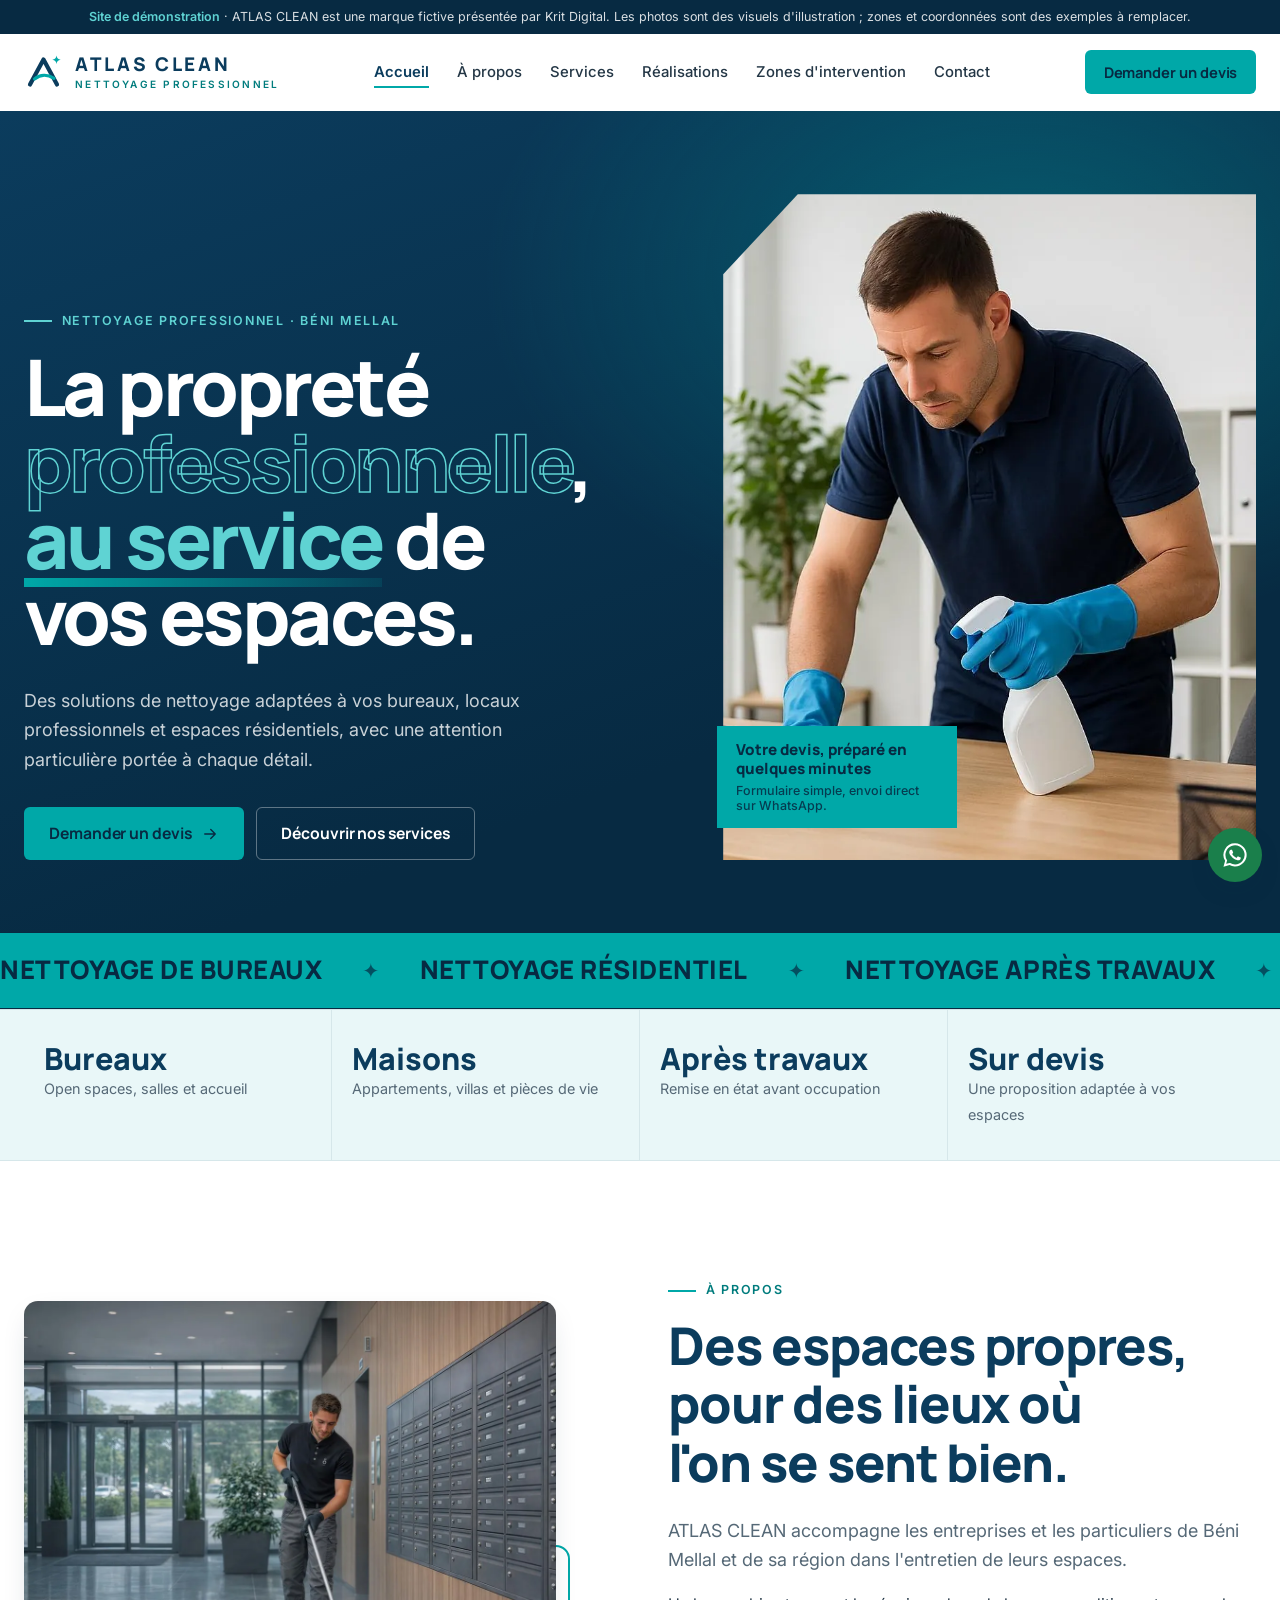
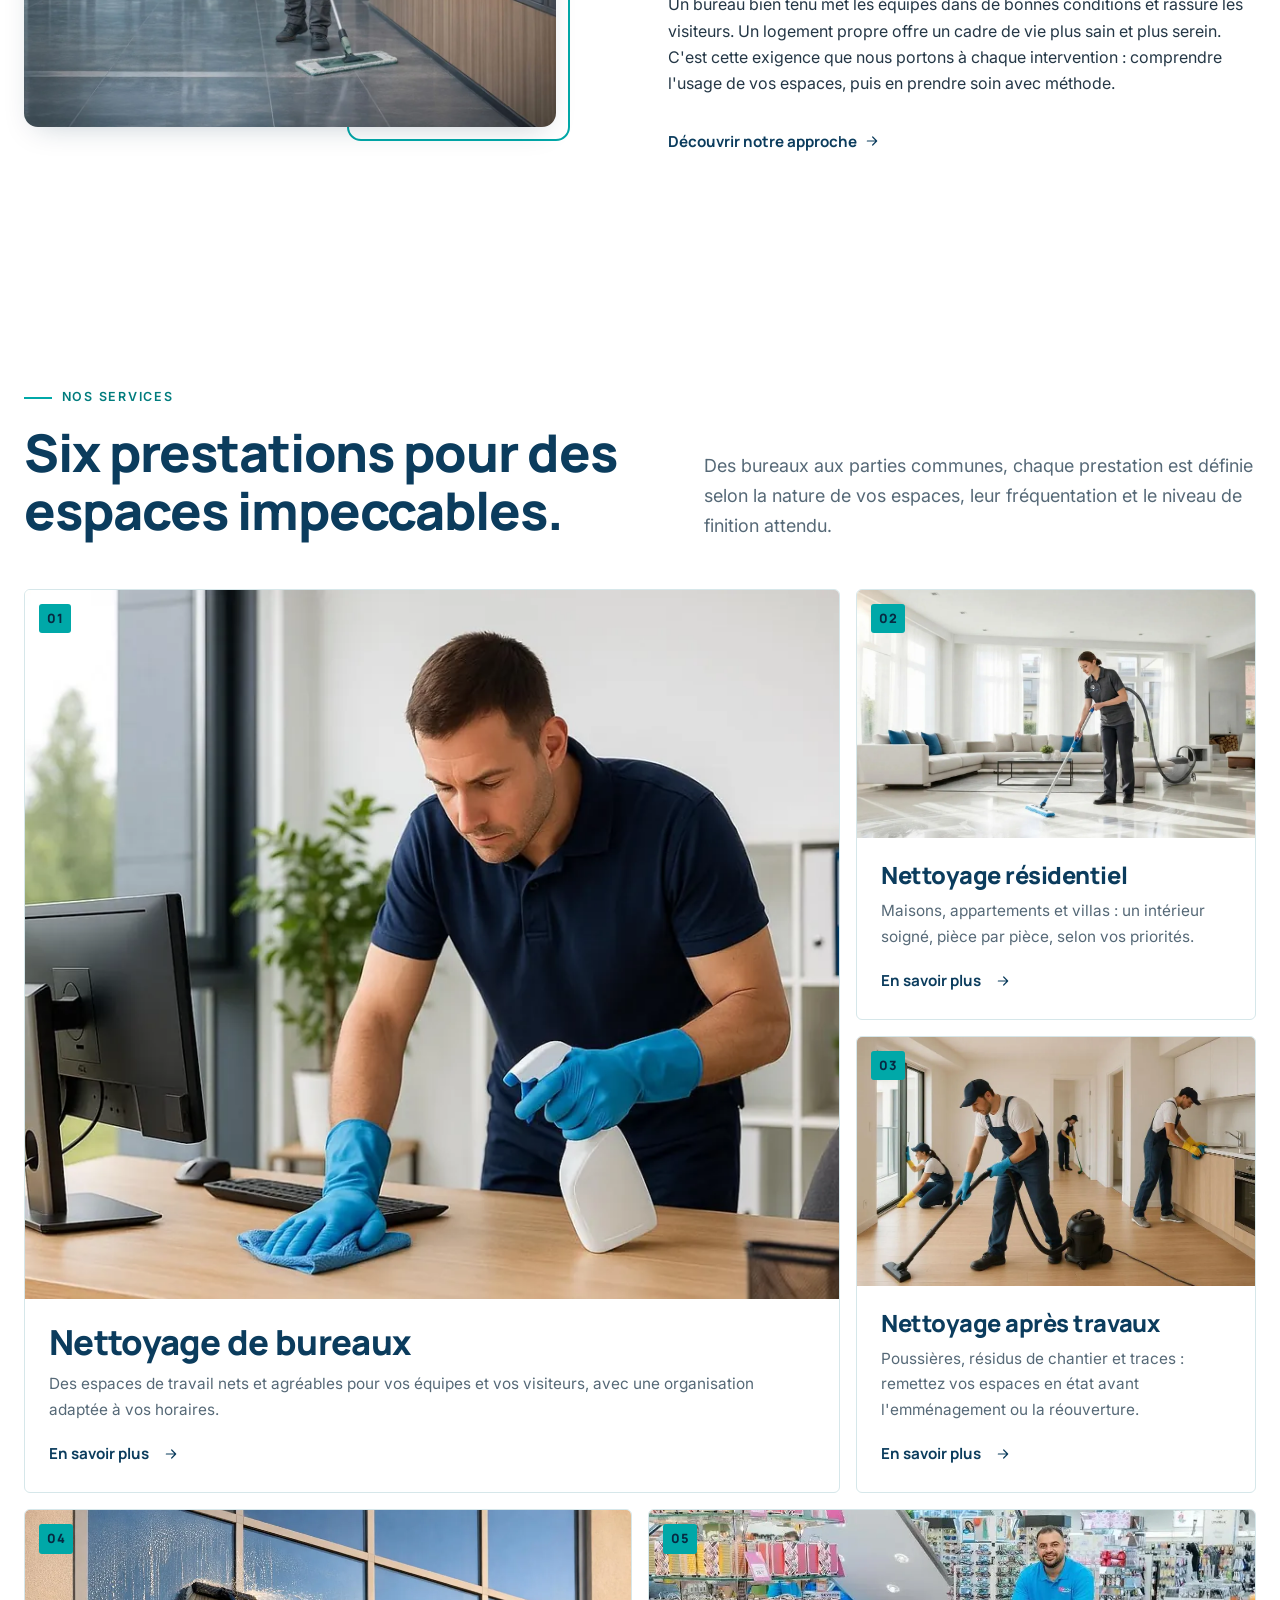
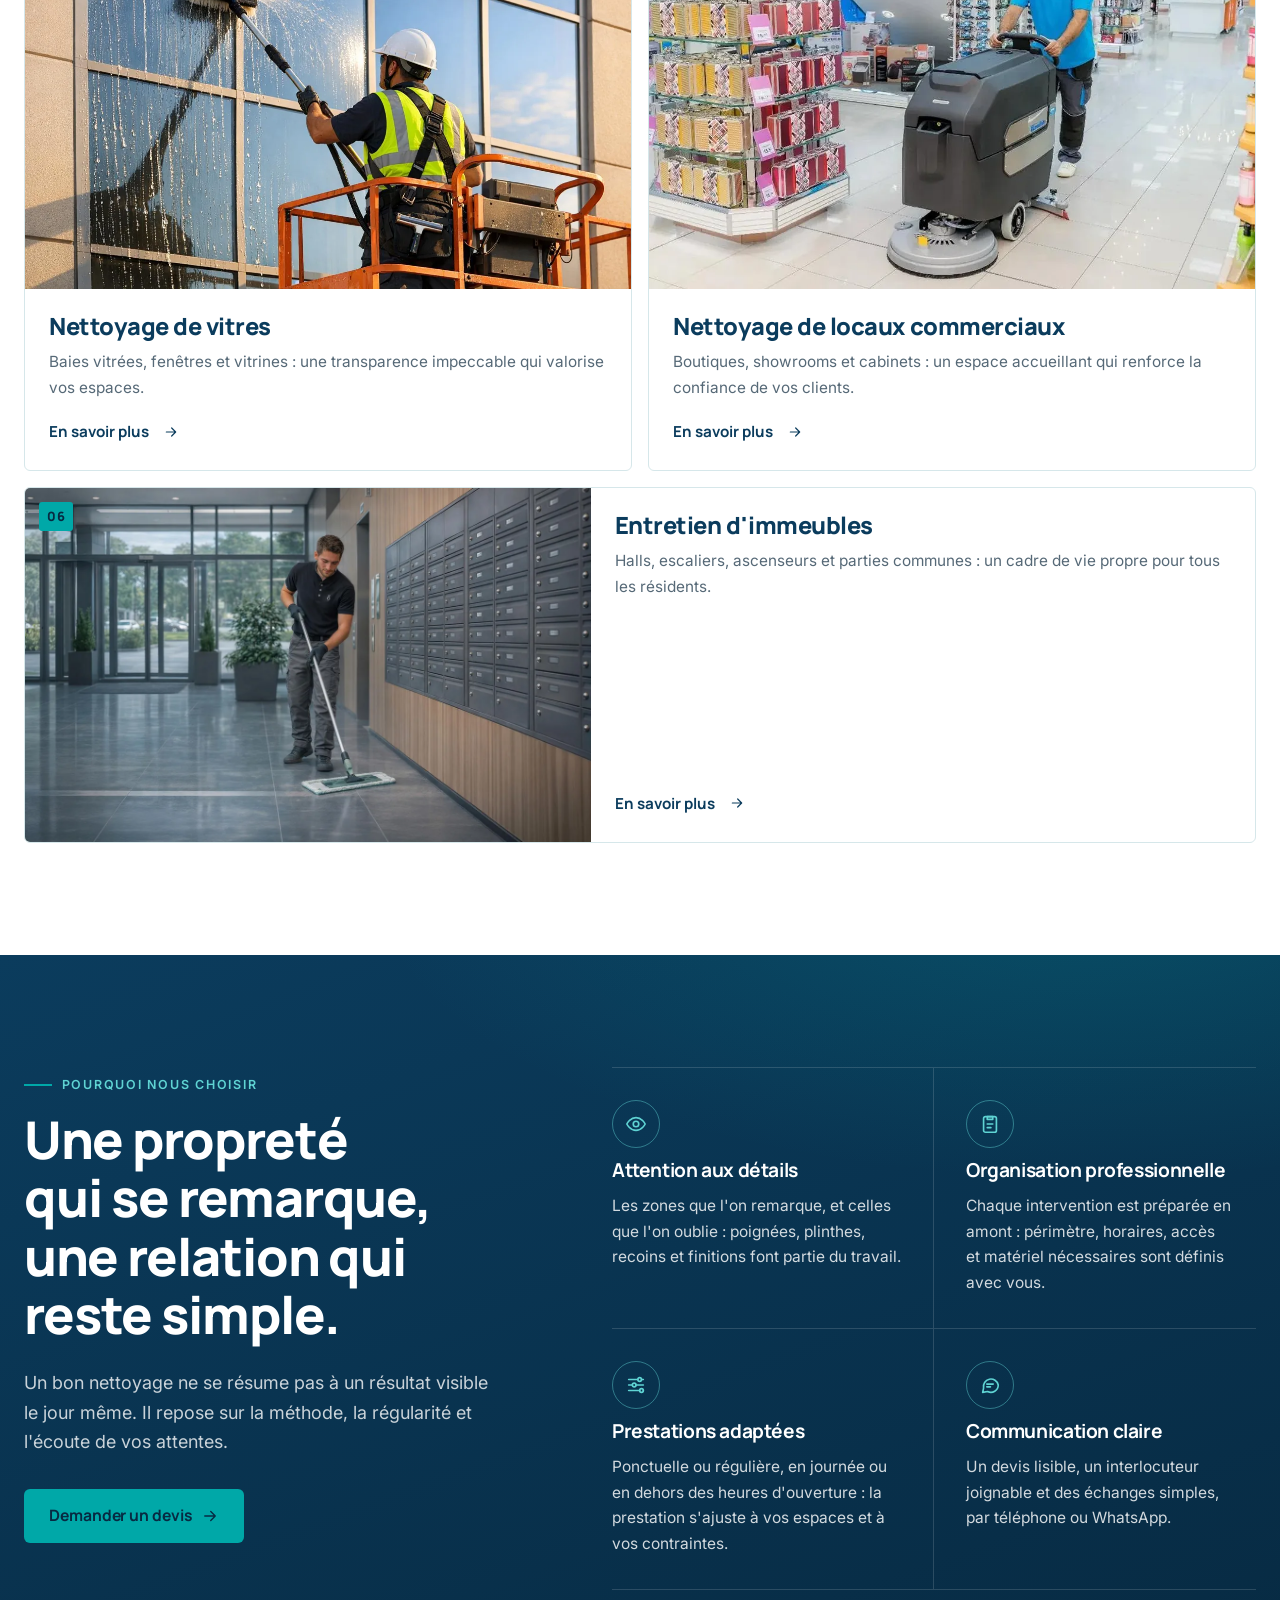
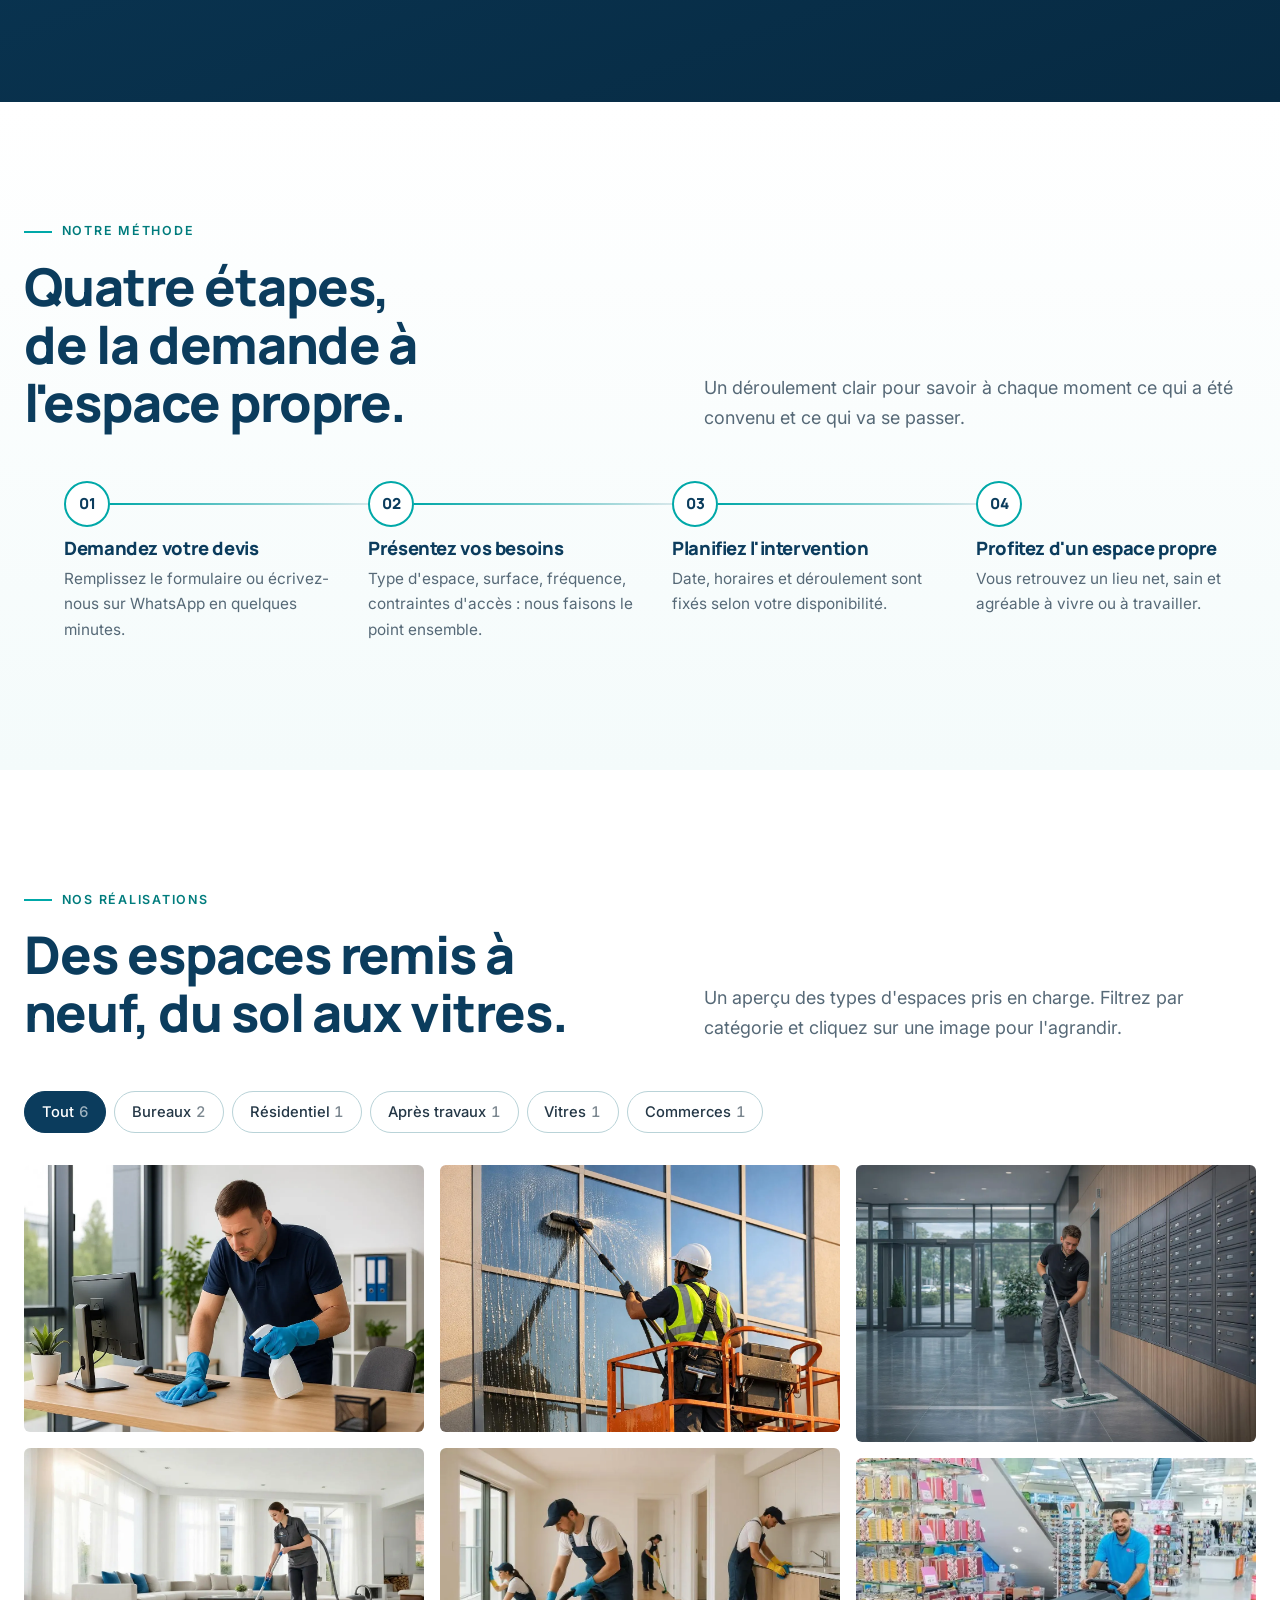
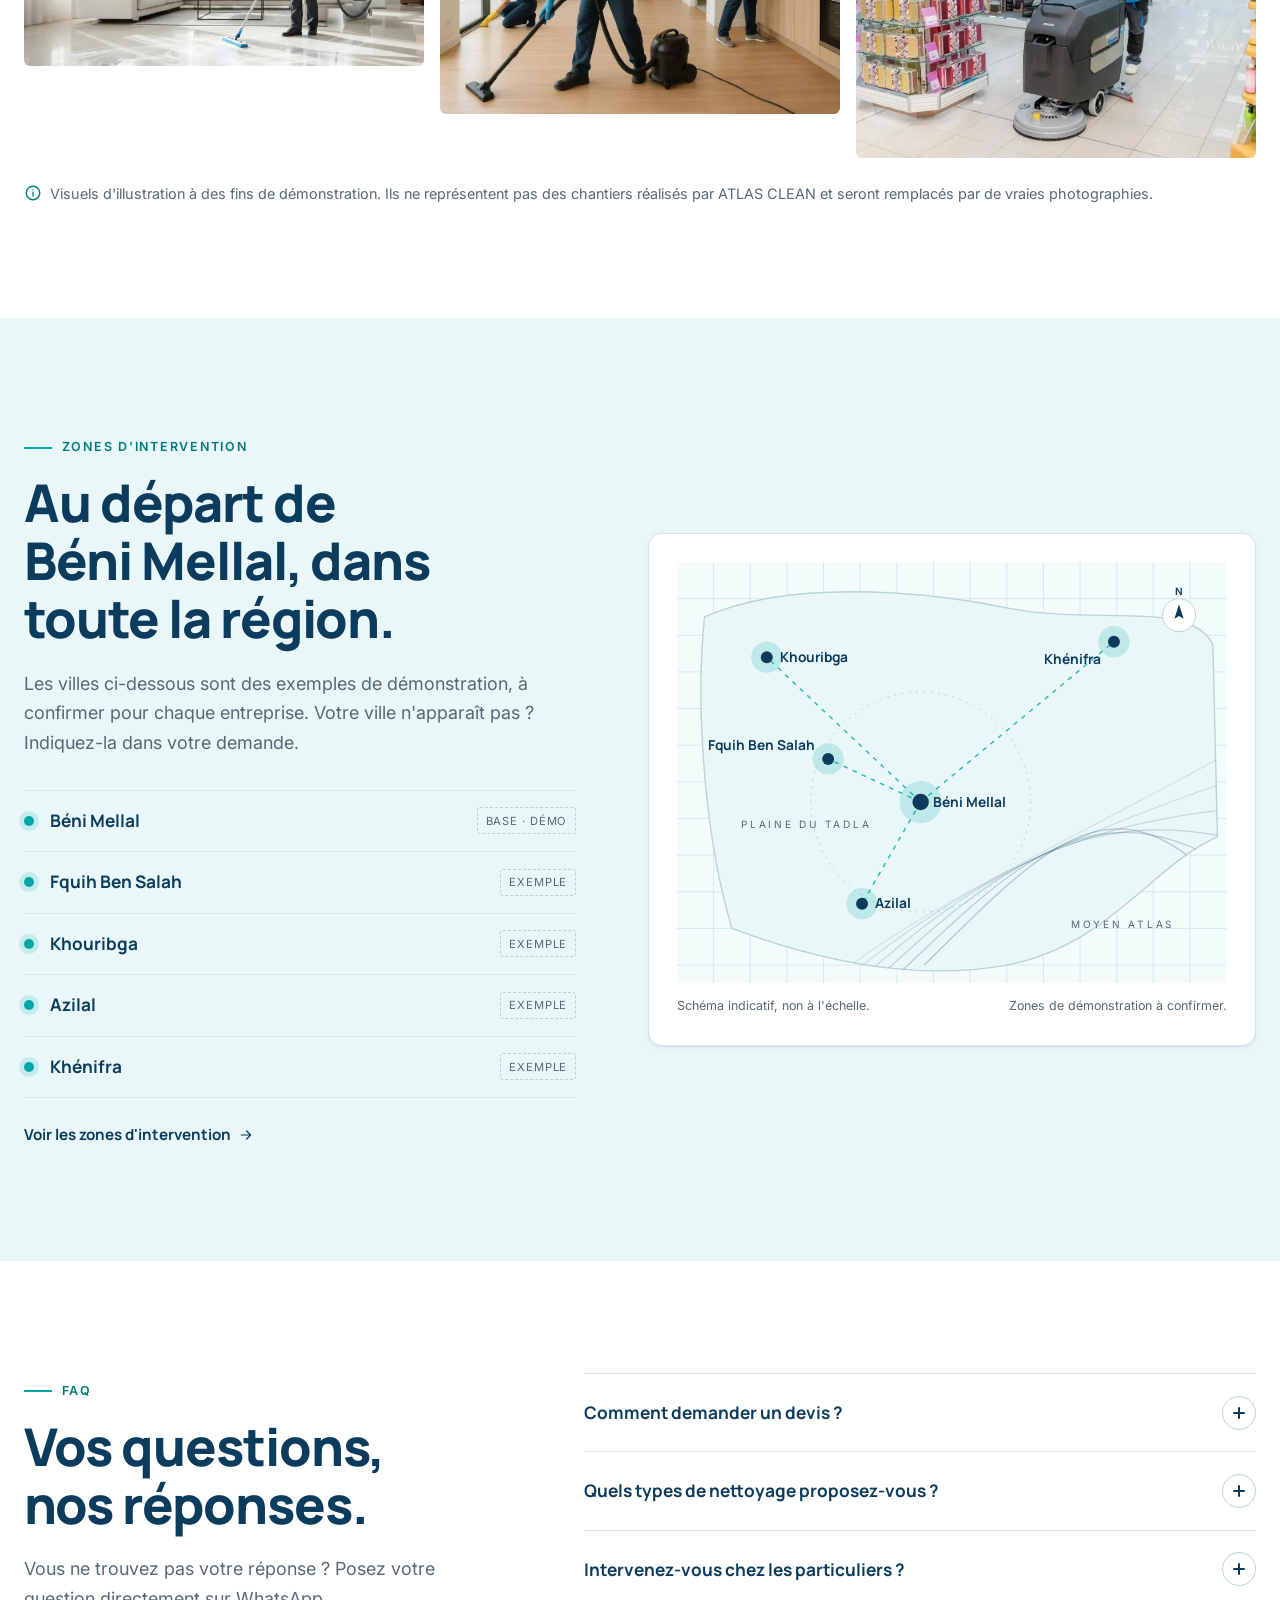
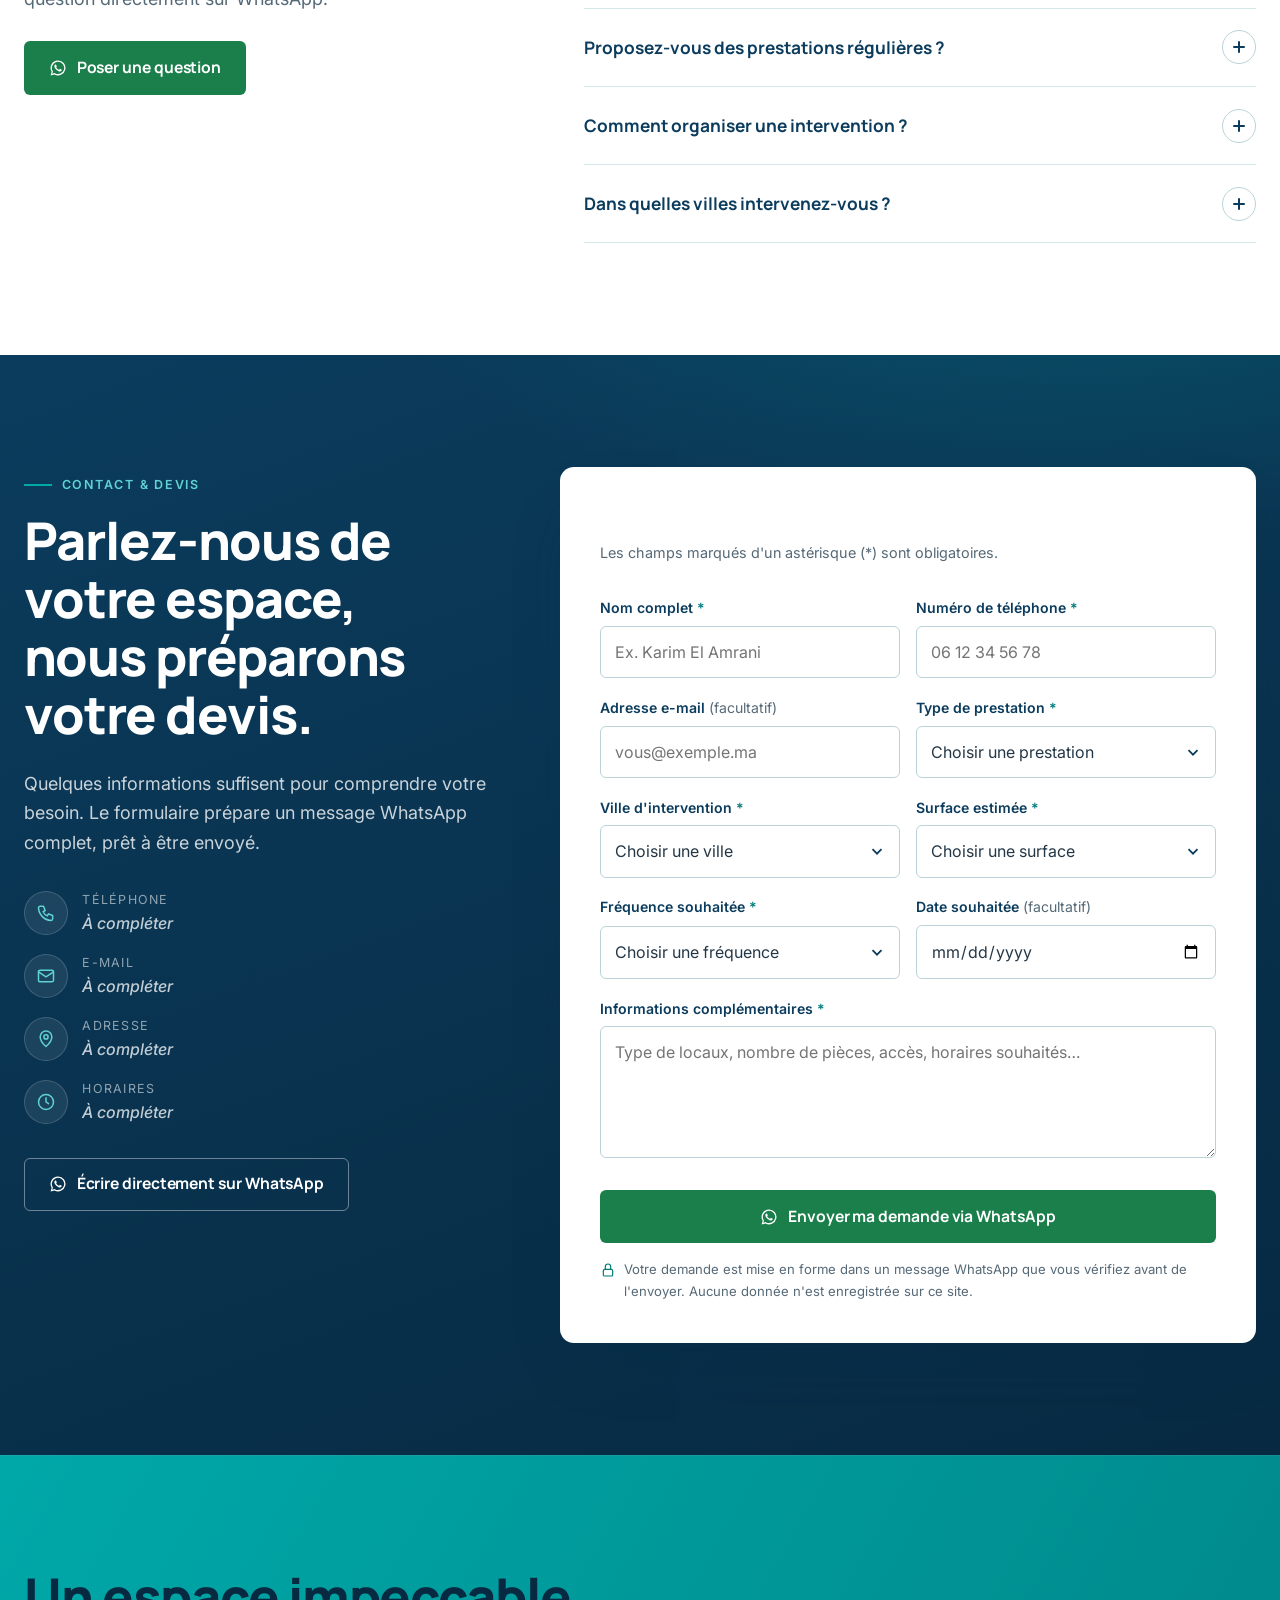
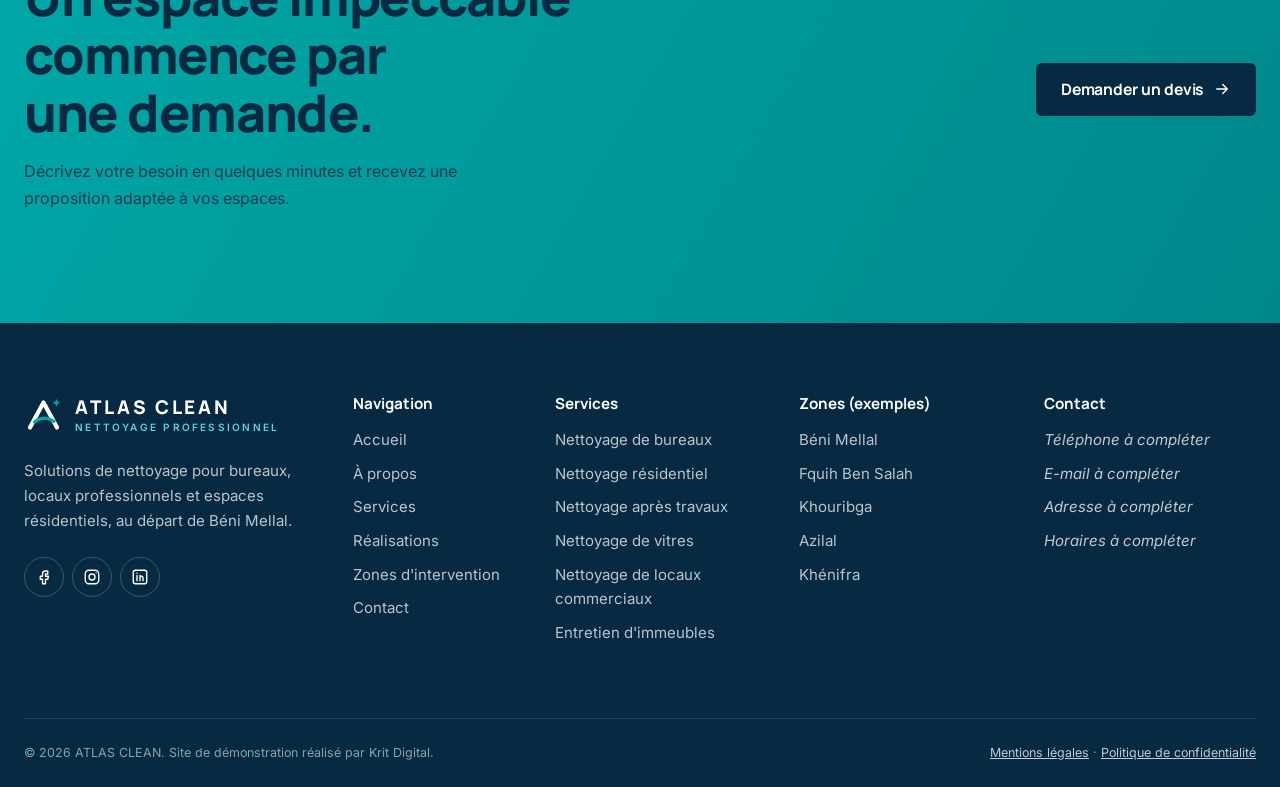
<file: index.html>
<!doctype html>
<html lang="fr" class="no-js">
<head>
  <meta charset="utf-8">
  <meta name="viewport" content="width=device-width, initial-scale=1, viewport-fit=cover">
  <title>ATLAS CLEAN — Nettoyage professionnel à Béni Mellal | Bureaux, maisons, après travaux</title>
  <meta name="description" content="Nettoyage de bureaux, maisons, locaux commerciaux et après travaux à Béni Mellal et dans la région. Demandez votre devis en ligne ou sur WhatsApp. (Site de démonstration)">
  <meta name="robots" content="noindex, nofollow">
  <meta name="theme-color" content="#0B3C5D">
  <meta property="og:type" content="website">
  <meta property="og:locale" content="fr_MA">
  <meta property="og:site_name" content="ATLAS CLEAN">
  <meta property="og:title" content="ATLAS CLEAN — Nettoyage professionnel à Béni Mellal | Bureaux, maisons, après travaux">
  <meta property="og:description" content="Nettoyage de bureaux, maisons, locaux commerciaux et après travaux à Béni Mellal et dans la région. Demandez votre devis en ligne ou sur WhatsApp. (Site de démonstration)">
  <link rel="icon" href="assets/img/favicon.svg" type="image/svg+xml">
  <link rel="preconnect" href="https://fonts.googleapis.com">
  <link rel="preconnect" href="https://fonts.gstatic.com" crossorigin>
  <link rel="stylesheet" href="https://fonts.googleapis.com/css2?family=Inter:wght@400;500;600&amp;family=Manrope:wght@600;700;800&amp;display=swap">
  <link rel="stylesheet" href="assets/css/style.css">
  <script src="assets/js/config.js"></script>
  <script src="assets/js/main.js" defer></script>
</head>
<body>
<a class="skip-link" href="#main">Aller au contenu</a>
<div class="demo-bar" role="note"><strong>Site de démonstration</strong> · ATLAS CLEAN est une marque fictive présentée par Krit Digital. Les photos sont des visuels d'illustration ; zones et coordonnées sont des exemples à remplacer.</div>
<header class="site-header">
  <div class="container header-inner">
    <a class="brand " href="./" aria-label="ATLAS CLEAN, retour à l'accueil"><svg class="brand-mark" viewBox="0 0 40 40" aria-hidden="true"><path d="M6 32.5 19.5 7.5 33 32.5" fill="none" stroke="currentColor" stroke-width="4.2" stroke-linejoin="round" stroke-linecap="round"/><path d="M10.5 27c5.6-4.6 13-5 19.5-.6" fill="none" stroke="#00A8A8" stroke-width="3.2" stroke-linecap="round"/><path d="M32.5 3.5c.4 2.6 1.6 3.8 4.2 4.2-2.6.4-3.8 1.6-4.2 4.2-.4-2.6-1.6-3.8-4.2-4.2 2.6-.4 3.8-1.6 4.2-4.2z" fill="#00A8A8"/></svg><span class="brand-text"><span class="brand-name" data-cfg="company-name">ATLAS CLEAN</span><span class="brand-tag">Nettoyage Professionnel</span></span></a>
    <nav class="nav" aria-label="Navigation principale"><ul class="nav-list"><li><a class="nav-link" href="./" aria-current="page">Accueil</a></li><li><a class="nav-link" href="a-propos/">À propos</a></li><li><a class="nav-link" href="services/">Services</a></li><li><a class="nav-link" href="realisations/">Réalisations</a></li><li><a class="nav-link" href="zones-d-intervention/">Zones d&#x27;intervention</a></li><li><a class="nav-link" href="contact/">Contact</a></li></ul></nav>
    <a class="btn btn--sm header-cta" href="contact/#devis">Demander un devis</a>
    <button class="menu-toggle" type="button" aria-expanded="false" aria-controls="mobile-menu" aria-label="Ouvrir le menu"><span></span></button>
  </div>
</header>
<div class="mobile-menu" id="mobile-menu" aria-hidden="true" role="dialog" aria-modal="true" aria-label="Menu">
  <div class="mobile-menu-top"><a class="brand " href="./" aria-label="ATLAS CLEAN, retour à l'accueil"><svg class="brand-mark" viewBox="0 0 40 40" aria-hidden="true"><path d="M6 32.5 19.5 7.5 33 32.5" fill="none" stroke="currentColor" stroke-width="4.2" stroke-linejoin="round" stroke-linecap="round"/><path d="M10.5 27c5.6-4.6 13-5 19.5-.6" fill="none" stroke="#00A8A8" stroke-width="3.2" stroke-linecap="round"/><path d="M32.5 3.5c.4 2.6 1.6 3.8 4.2 4.2-2.6.4-3.8 1.6-4.2 4.2-.4-2.6-1.6-3.8-4.2-4.2 2.6-.4 3.8-1.6 4.2-4.2z" fill="#00A8A8"/></svg><span class="brand-text"><span class="brand-name" data-cfg="company-name">ATLAS CLEAN</span><span class="brand-tag">Nettoyage Professionnel</span></span></a><button class="mobile-close" type="button" data-close-menu aria-label="Fermer le menu"><svg viewBox="0 0 24 24" fill="none" stroke="currentColor" stroke-width="1.8" stroke-linecap="round" stroke-linejoin="round" aria-hidden="true"><path d="M6 6l12 12M18 6 6 18"/></svg></button></div>
  <nav aria-label="Navigation mobile"><ul class="mobile-nav"><li><a href="./" aria-current="page">Accueil<svg viewBox="0 0 24 24" fill="none" stroke="currentColor" stroke-width="1.8" stroke-linecap="round" stroke-linejoin="round" aria-hidden="true"><path d="m9 6 6 6-6 6"/></svg></a></li><li><a href="a-propos/">À propos<svg viewBox="0 0 24 24" fill="none" stroke="currentColor" stroke-width="1.8" stroke-linecap="round" stroke-linejoin="round" aria-hidden="true"><path d="m9 6 6 6-6 6"/></svg></a></li><li><a href="services/">Services<svg viewBox="0 0 24 24" fill="none" stroke="currentColor" stroke-width="1.8" stroke-linecap="round" stroke-linejoin="round" aria-hidden="true"><path d="m9 6 6 6-6 6"/></svg></a></li><li><a href="realisations/">Réalisations<svg viewBox="0 0 24 24" fill="none" stroke="currentColor" stroke-width="1.8" stroke-linecap="round" stroke-linejoin="round" aria-hidden="true"><path d="m9 6 6 6-6 6"/></svg></a></li><li><a href="zones-d-intervention/">Zones d&#x27;intervention<svg viewBox="0 0 24 24" fill="none" stroke="currentColor" stroke-width="1.8" stroke-linecap="round" stroke-linejoin="round" aria-hidden="true"><path d="m9 6 6 6-6 6"/></svg></a></li><li><a href="contact/">Contact<svg viewBox="0 0 24 24" fill="none" stroke="currentColor" stroke-width="1.8" stroke-linecap="round" stroke-linejoin="round" aria-hidden="true"><path d="m9 6 6 6-6 6"/></svg></a></li></ul></nav>
  <div class="mobile-menu-foot">
    <a class="btn btn--block" href="contact/#devis">Demander un devis <svg viewBox="0 0 24 24" fill="none" stroke="currentColor" stroke-width="1.8" stroke-linecap="round" stroke-linejoin="round" aria-hidden="true"><path d="M5 12h14M13 6l6 6-6 6"/></svg></a>
    <button class="btn btn--wa btn--block" type="button" data-wa><svg viewBox="0 0 24 24" aria-hidden="true" fill="currentColor"><path d="M12.04 2a9.9 9.9 0 0 0-8.5 15l-1.4 5 5.2-1.4A9.9 9.9 0 1 0 12.04 2zm0 18.1a8.2 8.2 0 0 1-4.2-1.15l-.3-.18-3.1.8.83-3-.2-.31a8.2 8.2 0 1 1 6.97 3.84zm4.5-6.1c-.25-.12-1.46-.72-1.69-.8-.23-.08-.39-.12-.56.12-.16.25-.64.8-.79.97-.14.16-.29.18-.54.06a6.7 6.7 0 0 1-3.3-2.9c-.25-.43.25-.4.71-1.33.08-.16.04-.31-.02-.43l-.76-1.83c-.2-.48-.4-.41-.56-.42h-.47a.9.9 0 0 0-.65.3 2.7 2.7 0 0 0-.85 2.02 4.7 4.7 0 0 0 1 2.5 10.8 10.8 0 0 0 4.13 3.65c1.54.66 2.14.72 2.91.6.47-.07 1.46-.6 1.66-1.17.2-.58.2-1.07.15-1.17-.06-.11-.22-.17-.47-.29z"/></svg> Écrire sur WhatsApp</button>
  </div>
</div>
<main id="main" tabindex="-1">
<section class="hero-v2" aria-labelledby="hero-title">
  <div class="container hero-v2-grid">
    <div>
      <span class="eyebrow">Nettoyage professionnel · Béni Mellal</span>
      <h1 class="hero-title" id="hero-title">La propreté <span class="outline">professionnelle</span>, <span class="accent">au service</span> de vos espaces.</h1>
      <p class="hero-text">Des solutions de nettoyage adaptées à vos bureaux, locaux professionnels et espaces résidentiels, avec une attention particulière portée à chaque détail.</p>
      <div class="hero-actions">
        <a class="btn" href="contact/#devis">Demander un devis <svg viewBox="0 0 24 24" fill="none" stroke="currentColor" stroke-width="1.8" stroke-linecap="round" stroke-linejoin="round" aria-hidden="true"><path d="M5 12h14M13 6l6 6-6 6"/></svg></a>
        <a class="btn btn--ghost" href="#services">Découvrir nos services</a>
      </div>
    </div>
    <figure class="hero-v2-photo reveal">
      <div class="frame"><img src="assets/img/hero-bureaux.webp" alt="Agent d&#x27;entretien nettoyant un poste de travail (image d&#x27;illustration)" width="768" height="1024" fetchpriority="high"></div>
      <figcaption class="hero-v2-tag">Votre devis, préparé en quelques minutes<small>Formulaire simple, envoi direct sur WhatsApp.</small></figcaption>
    </figure>
  </div>
</section>
<div class="ticker" aria-hidden="true"><div class="ticker-track">
  <span>Nettoyage de bureaux</span><span>Nettoyage résidentiel</span><span>Nettoyage après travaux</span><span>Nettoyage de vitres</span><span>Nettoyage de locaux commerciaux</span><span>Entretien d&#x27;immeubles</span><span>Nettoyage de bureaux</span><span>Nettoyage résidentiel</span><span>Nettoyage après travaux</span><span>Nettoyage de vitres</span><span>Nettoyage de locaux commerciaux</span><span>Entretien d&#x27;immeubles</span>
</div></div>
<section class="stat-band" aria-label="Points clés de l'entreprise">
  <div class="container stat-row">
    <div><strong>Bureaux</strong><span>Open spaces, salles et accueil</span></div>
    <div><strong>Maisons</strong><span>Appartements, villas et pièces de vie</span></div>
    <div><strong>Après travaux</strong><span>Remise en état avant occupation</span></div>
    <div><strong>Sur devis</strong><span>Une proposition adaptée à vos espaces</span></div>
  </div>
</section><section class="section" id="a-propos" aria-labelledby="about-title">
  <div class="container about-grid">
    <div class="about-media reveal"><div class="frame"><img src="assets/img/about-accueil.webp" alt="Hall d&#x27;un immeuble entretenu par un agent (image d&#x27;illustration)" width="1200" height="900" loading="lazy" decoding="async"></div></div>
    <div class="about-copy reveal reveal-d1">
      <span class="eyebrow">À propos</span>
      <h2 class="h2" id="about-title">Des espaces propres, pour des lieux où l'on se sent bien.</h2>
      <p class="lead">ATLAS CLEAN accompagne les entreprises et les particuliers de Béni Mellal et de sa région dans l'entretien de leurs espaces.</p>
      <p>Un bureau bien tenu met les équipes dans de bonnes conditions et rassure les visiteurs. Un logement propre offre un cadre de vie plus sain et plus serein. C'est cette exigence que nous portons à chaque intervention : comprendre l'usage de vos espaces, puis en prendre soin avec méthode.</p>
      <a class="link-arrow" href="a-propos/">Découvrir notre approche <svg viewBox="0 0 24 24" fill="none" stroke="currentColor" stroke-width="1.8" stroke-linecap="round" stroke-linejoin="round" aria-hidden="true"><path d="M5 12h14M13 6l6 6-6 6"/></svg></a>
    </div>
  </div>
</section><section class="section" id="services" aria-labelledby="services-title">
  <div class="container">
    <div class="section-head section-head--split">
      <div><span class="eyebrow">Nos services</span><h2 class="h2" id="services-title">Six prestations pour des espaces impeccables.</h2></div>
      <p class="lead">Des bureaux aux parties communes, chaque prestation est définie selon la nature de vos espaces, leur fréquentation et le niveau de finition attendu.</p>
    </div>
    <div class="bento"><article class="service-card reveal reveal-d0">
  <div class="media"><img src="assets/img/svc-bureaux.webp" alt="Nettoyage de bureaux — visuel d&#x27;illustration" width="1200" height="750" loading="lazy" decoding="async"><span class="num">01</span></div>
  <div class="body">
    <h3>Nettoyage de bureaux</h3>
    <p>Des espaces de travail nets et agréables pour vos équipes et vos visiteurs, avec une organisation adaptée à vos horaires.</p>
    <a class="link-arrow" href="services/nettoyage-de-bureaux/">En savoir plus<span class="sr-only"> : Nettoyage de bureaux</span> <svg viewBox="0 0 24 24" fill="none" stroke="currentColor" stroke-width="1.8" stroke-linecap="round" stroke-linejoin="round" aria-hidden="true"><path d="M5 12h14M13 6l6 6-6 6"/></svg></a>
  </div>
</article><article class="service-card reveal reveal-d1">
  <div class="media"><img src="assets/img/svc-residentiel.webp" alt="Nettoyage résidentiel — visuel d&#x27;illustration" width="1200" height="750" loading="lazy" decoding="async"><span class="num">02</span></div>
  <div class="body">
    <h3>Nettoyage résidentiel</h3>
    <p>Maisons, appartements et villas : un intérieur soigné, pièce par pièce, selon vos priorités.</p>
    <a class="link-arrow" href="services/nettoyage-residentiel/">En savoir plus<span class="sr-only"> : Nettoyage résidentiel</span> <svg viewBox="0 0 24 24" fill="none" stroke="currentColor" stroke-width="1.8" stroke-linecap="round" stroke-linejoin="round" aria-hidden="true"><path d="M5 12h14M13 6l6 6-6 6"/></svg></a>
  </div>
</article><article class="service-card reveal reveal-d2">
  <div class="media"><img src="assets/img/svc-apres-travaux.webp" alt="Nettoyage après travaux — visuel d&#x27;illustration" width="1000" height="625" loading="lazy" decoding="async"><span class="num">03</span></div>
  <div class="body">
    <h3>Nettoyage après travaux</h3>
    <p>Poussières, résidus de chantier et traces : remettez vos espaces en état avant l&#x27;emménagement ou la réouverture.</p>
    <a class="link-arrow" href="services/nettoyage-apres-travaux/">En savoir plus<span class="sr-only"> : Nettoyage après travaux</span> <svg viewBox="0 0 24 24" fill="none" stroke="currentColor" stroke-width="1.8" stroke-linecap="round" stroke-linejoin="round" aria-hidden="true"><path d="M5 12h14M13 6l6 6-6 6"/></svg></a>
  </div>
</article><article class="service-card reveal reveal-d0">
  <div class="media"><img src="assets/img/svc-vitres.webp" alt="Nettoyage de vitres — visuel d&#x27;illustration" width="1200" height="750" loading="lazy" decoding="async"><span class="num">04</span></div>
  <div class="body">
    <h3>Nettoyage de vitres</h3>
    <p>Baies vitrées, fenêtres et vitrines : une transparence impeccable qui valorise vos espaces.</p>
    <a class="link-arrow" href="services/#vitres">En savoir plus<span class="sr-only"> : Nettoyage de vitres</span> <svg viewBox="0 0 24 24" fill="none" stroke="currentColor" stroke-width="1.8" stroke-linecap="round" stroke-linejoin="round" aria-hidden="true"><path d="M5 12h14M13 6l6 6-6 6"/></svg></a>
  </div>
</article><article class="service-card reveal reveal-d1">
  <div class="media"><img src="assets/img/svc-commerciaux.webp" alt="Nettoyage de locaux commerciaux — visuel d&#x27;illustration" width="1024" height="640" loading="lazy" decoding="async"><span class="num">05</span></div>
  <div class="body">
    <h3>Nettoyage de locaux commerciaux</h3>
    <p>Boutiques, showrooms et cabinets : un espace accueillant qui renforce la confiance de vos clients.</p>
    <a class="link-arrow" href="services/#commerciaux">En savoir plus<span class="sr-only"> : Nettoyage de locaux commerciaux</span> <svg viewBox="0 0 24 24" fill="none" stroke="currentColor" stroke-width="1.8" stroke-linecap="round" stroke-linejoin="round" aria-hidden="true"><path d="M5 12h14M13 6l6 6-6 6"/></svg></a>
  </div>
</article><article class="service-card reveal reveal-d2">
  <div class="media"><img src="assets/img/svc-immeubles.webp" alt="Entretien d&#x27;immeubles — visuel d&#x27;illustration" width="1200" height="750" loading="lazy" decoding="async"><span class="num">06</span></div>
  <div class="body">
    <h3>Entretien d&#x27;immeubles</h3>
    <p>Halls, escaliers, ascenseurs et parties communes : un cadre de vie propre pour tous les résidents.</p>
    <a class="link-arrow" href="services/#immeubles">En savoir plus<span class="sr-only"> : Entretien d&#x27;immeubles</span> <svg viewBox="0 0 24 24" fill="none" stroke="currentColor" stroke-width="1.8" stroke-linecap="round" stroke-linejoin="round" aria-hidden="true"><path d="M5 12h14M13 6l6 6-6 6"/></svg></a>
  </div>
</article></div>
  </div>
</section><section class="section section--navy" aria-labelledby="why-title">
  <div class="container why-grid">
    <div class="why-sticky">
      <span class="eyebrow">Pourquoi nous choisir</span>
      <h2 class="h2" id="why-title">Une propreté qui se remarque, une relation qui reste simple.</h2>
      <p class="lead">Un bon nettoyage ne se résume pas à un résultat visible le jour même. Il repose sur la méthode, la régularité et l'écoute de vos attentes.</p>
      <a class="btn" href="contact/#devis">Demander un devis <svg viewBox="0 0 24 24" fill="none" stroke="currentColor" stroke-width="1.8" stroke-linecap="round" stroke-linejoin="round" aria-hidden="true"><path d="M5 12h14M13 6l6 6-6 6"/></svg></a>
    </div>
    <div class="values"><div class="value reveal reveal-d0"><div class="value-icon"><svg viewBox="0 0 24 24" fill="none" stroke="currentColor" stroke-width="1.8" stroke-linecap="round" stroke-linejoin="round" aria-hidden="true"><path d="M2 12s3.5-7 10-7 10 7 10 7-3.5 7-10 7S2 12 2 12z"/><circle cx="12" cy="12" r="3"/></svg></div><h3>Attention aux détails</h3><p>Les zones que l&#x27;on remarque, et celles que l&#x27;on oublie : poignées, plinthes, recoins et finitions font partie du travail.</p></div><div class="value reveal reveal-d1"><div class="value-icon"><svg viewBox="0 0 24 24" fill="none" stroke="currentColor" stroke-width="1.8" stroke-linecap="round" stroke-linejoin="round" aria-hidden="true"><rect x="5" y="4" width="14" height="17" rx="2"/><path d="M9 4h6v3H9zM9 12h6M9 16h4"/></svg></div><h3>Organisation professionnelle</h3><p>Chaque intervention est préparée en amont : périmètre, horaires, accès et matériel nécessaires sont définis avec vous.</p></div><div class="value reveal reveal-d0"><div class="value-icon"><svg viewBox="0 0 24 24" fill="none" stroke="currentColor" stroke-width="1.8" stroke-linecap="round" stroke-linejoin="round" aria-hidden="true"><path d="M4 6h10M18 6h2M4 12h4M12 12h8M4 18h12M20 18h0"/><circle cx="16" cy="6" r="2"/><circle cx="10" cy="12" r="2"/><circle cx="18" cy="18" r="2"/></svg></div><h3>Prestations adaptées</h3><p>Ponctuelle ou régulière, en journée ou en dehors des heures d&#x27;ouverture : la prestation s&#x27;ajuste à vos espaces et à vos contraintes.</p></div><div class="value reveal reveal-d1"><div class="value-icon"><svg viewBox="0 0 24 24" fill="none" stroke="currentColor" stroke-width="1.8" stroke-linecap="round" stroke-linejoin="round" aria-hidden="true"><path d="M21 12a8 8 0 0 1-11.6 7.1L4 20l1-4.6A8 8 0 1 1 21 12z"/><path d="M8.5 11h7M8.5 14h4"/></svg></div><h3>Communication claire</h3><p>Un devis lisible, un interlocuteur joignable et des échanges simples, par téléphone ou WhatsApp.</p></div></div>
  </div>
</section><section class="section section--tint" aria-labelledby="method-title">
  <div class="container">
    <div class="section-head section-head--split">
      <div><span class="eyebrow">Notre méthode</span><h2 class="h2" id="method-title">Quatre étapes, de la demande à l'espace propre.</h2></div>
      <p class="lead">Un déroulement clair pour savoir à chaque moment ce qui a été convenu et ce qui va se passer.</p>
    </div>
    <ol class="steps reveal"><li class="step"><span class="step-num" aria-hidden="true">01</span><h3>Demandez votre devis</h3><p>Remplissez le formulaire ou écrivez-nous sur WhatsApp en quelques minutes.</p></li><li class="step"><span class="step-num" aria-hidden="true">02</span><h3>Présentez vos besoins</h3><p>Type d&#x27;espace, surface, fréquence, contraintes d&#x27;accès : nous faisons le point ensemble.</p></li><li class="step"><span class="step-num" aria-hidden="true">03</span><h3>Planifiez l&#x27;intervention</h3><p>Date, horaires et déroulement sont fixés selon votre disponibilité.</p></li><li class="step"><span class="step-num" aria-hidden="true">04</span><h3>Profitez d&#x27;un espace propre</h3><p>Vous retrouvez un lieu net, sain et agréable à vivre ou à travailler.</p></li></ol>
  </div>
</section><section class="section" id="realisations" aria-labelledby="gallery-title">
  <div class="container">
    <div class="section-head section-head--split">
      <div><span class="eyebrow">Nos réalisations</span><h2 class="h2" id="gallery-title">Des espaces remis à neuf, du sol aux vitres.</h2></div>
      <p class="lead">Un aperçu des types d'espaces pris en charge. Filtrez par catégorie et cliquez sur une image pour l'agrandir.</p>
    </div>
    <div class="filters" role="group" aria-label="Filtrer les réalisations par catégorie"><button class="filter-btn" type="button" data-filter="all" aria-pressed="true">Tout<span class="count"></span></button><button class="filter-btn" type="button" data-filter="bureaux" aria-pressed="false">Bureaux<span class="count"></span></button><button class="filter-btn" type="button" data-filter="residentiel" aria-pressed="false">Résidentiel<span class="count"></span></button><button class="filter-btn" type="button" data-filter="apres-travaux" aria-pressed="false">Après travaux<span class="count"></span></button><button class="filter-btn" type="button" data-filter="vitres" aria-pressed="false">Vitres<span class="count"></span></button><button class="filter-btn" type="button" data-filter="commerces" aria-pressed="false">Commerces<span class="count"></span></button></div>
    <p class="sr-only" id="gallery-status" aria-live="polite"></p>
    <ul class="masonry" data-gallery role="list" style="list-style:none;padding:0"><li class="g-item" data-cat="bureaux" data-cat-label="Bureaux" data-title="Entretien d&#x27;un poste de travail">
  <button class="g-btn" type="button" aria-label="Agrandir : Entretien d&#x27;un poste de travail"><img src="assets/img/g-bureaux.webp" alt="Entretien d&#x27;un poste de travail (visuel d&#x27;illustration)" width="1400" height="933" loading="lazy" decoding="async">
  <span class="g-cap"><strong>Entretien d&#x27;un poste de travail</strong><span>Bureaux</span></span></button></li><li class="g-item" data-cat="residentiel" data-cat-label="Résidentiel" data-title="Lavage des sols d&#x27;un séjour lumineux">
  <button class="g-btn" type="button" aria-label="Agrandir : Lavage des sols d&#x27;un séjour lumineux"><img src="assets/img/g-residentiel.webp" alt="Lavage des sols d&#x27;un séjour lumineux (visuel d&#x27;illustration)" width="1400" height="766" loading="lazy" decoding="async">
  <span class="g-cap"><strong>Lavage des sols d&#x27;un séjour lumineux</strong><span>Résidentiel</span></span></button></li><li class="g-item" data-cat="vitres" data-cat-label="Vitres" data-title="Nettoyage d&#x27;une façade vitrée en nacelle">
  <button class="g-btn" type="button" aria-label="Agrandir : Nettoyage d&#x27;une façade vitrée en nacelle"><img src="assets/img/g-vitres.webp" alt="Nettoyage d&#x27;une façade vitrée en nacelle (visuel d&#x27;illustration)" width="1400" height="933" loading="lazy" decoding="async">
  <span class="g-cap"><strong>Nettoyage d&#x27;une façade vitrée en nacelle</strong><span>Vitres</span></span></button></li><li class="g-item" data-cat="apres-travaux" data-cat-label="Après travaux" data-title="Remise en état d&#x27;un appartement rénové">
  <button class="g-btn" type="button" aria-label="Agrandir : Remise en état d&#x27;un appartement rénové"><img src="assets/img/g-apres-travaux.webp" alt="Remise en état d&#x27;un appartement rénové (visuel d&#x27;illustration)" width="1000" height="667" loading="lazy" decoding="async">
  <span class="g-cap"><strong>Remise en état d&#x27;un appartement rénové</strong><span>Après travaux</span></span></button></li><li class="g-item" data-cat="bureaux" data-cat-label="Bureaux" data-title="Entretien du hall d&#x27;un immeuble de bureaux">
  <button class="g-btn" type="button" aria-label="Agrandir : Entretien du hall d&#x27;un immeuble de bureaux"><img src="assets/img/g-hall.webp" alt="Entretien du hall d&#x27;un immeuble de bureaux (visuel d&#x27;illustration)" width="1400" height="969" loading="lazy" decoding="async">
  <span class="g-cap"><strong>Entretien du hall d&#x27;un immeuble de bureaux</strong><span>Bureaux</span></span></button></li><li class="g-item" data-cat="commerces" data-cat-label="Commerces" data-title="Autolaveuse dans un magasin">
  <button class="g-btn" type="button" aria-label="Agrandir : Autolaveuse dans un magasin"><img src="assets/img/g-commerce.webp" alt="Autolaveuse dans un magasin (visuel d&#x27;illustration)" width="1024" height="768" loading="lazy" decoding="async">
  <span class="g-cap"><strong>Autolaveuse dans un magasin</strong><span>Commerces</span></span></button></li></ul>
    <p class="g-note"><svg viewBox="0 0 24 24" fill="none" stroke="currentColor" stroke-width="1.8" stroke-linecap="round" stroke-linejoin="round" aria-hidden="true"><circle cx="12" cy="12" r="9"/><path d="M12 11v5M12 8h.01"/></svg><span>Visuels d'illustration à des fins de démonstration. Ils ne représentent pas des chantiers réalisés par ATLAS CLEAN et seront remplacés par de vraies photographies.</span></p>
    <dialog class="lightbox" id="lightbox" aria-label="Visionneuse d'images">
      <div class="lb-top"><span class="lb-counter"></span><button class="lb-btn" type="button" data-lb-close aria-label="Fermer la visionneuse"><svg viewBox="0 0 24 24" fill="none" stroke="currentColor" stroke-width="1.8" stroke-linecap="round" stroke-linejoin="round" aria-hidden="true"><path d="M6 6l12 12M18 6 6 18"/></svg></button></div>
      <div class="lb-stage"><img alt=""></div>
      <div class="lb-bottom"><p class="lb-caption"></p><div class="lb-nav"><button class="lb-btn" type="button" data-lb-prev aria-label="Image précédente"><svg viewBox="0 0 24 24" fill="none" stroke="currentColor" stroke-width="1.8" stroke-linecap="round" stroke-linejoin="round" aria-hidden="true"><path d="m15 6-6 6 6 6"/></svg></button><button class="lb-btn" type="button" data-lb-next aria-label="Image suivante"><svg viewBox="0 0 24 24" fill="none" stroke="currentColor" stroke-width="1.8" stroke-linecap="round" stroke-linejoin="round" aria-hidden="true"><path d="m9 6 6 6-6 6"/></svg></button></div></div>
    </dialog>
  </div>
</section><section class="section section--ice" id="zones" aria-labelledby="zones-title">
  <div class="container zones-grid">
    <div>
      <span class="eyebrow">Zones d&#x27;intervention</span>
      <h2 class="h2" id="zones-title">Au départ de Béni Mellal, dans toute la région.</h2>
      <p class="lead" style="margin-top:1.25rem">Les villes ci-dessous sont des exemples de démonstration, à confirmer pour chaque entreprise. Votre ville n'apparaît pas ? Indiquez-la dans votre demande.</p>
      <ul class="zone-list"><li data-zone="beni-mellal" tabindex="0"><span class="dot" aria-hidden="true"></span><strong>Béni Mellal</strong><span class="tag">Base · démo</span></li><li data-zone="fquih-ben-salah" tabindex="0"><span class="dot" aria-hidden="true"></span><strong>Fquih Ben Salah</strong><span class="tag">Exemple</span></li><li data-zone="khouribga" tabindex="0"><span class="dot" aria-hidden="true"></span><strong>Khouribga</strong><span class="tag">Exemple</span></li><li data-zone="azilal" tabindex="0"><span class="dot" aria-hidden="true"></span><strong>Azilal</strong><span class="tag">Exemple</span></li><li data-zone="khenifra" tabindex="0"><span class="dot" aria-hidden="true"></span><strong>Khénifra</strong><span class="tag">Exemple</span></li></ul>
      <a class="link-arrow" style="margin-top:1.5rem" href="zones-d-intervention/">Voir les zones d'intervention <svg viewBox="0 0 24 24" fill="none" stroke="currentColor" stroke-width="1.8" stroke-linecap="round" stroke-linejoin="round" aria-hidden="true"><path d="M5 12h14M13 6l6 6-6 6"/></svg></a>
    </div>
    <figure class="zone-map reveal" style="margin:0"><svg viewBox="0 0 600 460" role="img" aria-labelledby="map-t map-d">
  <title id="map-t">Schéma des zones d'intervention de démonstration</title>
  <desc id="map-d">Schéma indicatif centré sur Béni Mellal, reliant Fquih Ben Salah, Khouribga, Azilal et Khénifra.</desc>
  <rect width="600" height="460" fill="#F4FBFB"/>
  <g stroke="#D6E7EA" stroke-width="1"><line x1="40" y1="0" x2="40" y2="460"/><line x1="80" y1="0" x2="80" y2="460"/><line x1="120" y1="0" x2="120" y2="460"/><line x1="160" y1="0" x2="160" y2="460"/><line x1="200" y1="0" x2="200" y2="460"/><line x1="240" y1="0" x2="240" y2="460"/><line x1="280" y1="0" x2="280" y2="460"/><line x1="320" y1="0" x2="320" y2="460"/><line x1="360" y1="0" x2="360" y2="460"/><line x1="400" y1="0" x2="400" y2="460"/><line x1="440" y1="0" x2="440" y2="460"/><line x1="480" y1="0" x2="480" y2="460"/><line x1="520" y1="0" x2="520" y2="460"/><line x1="560" y1="0" x2="560" y2="460"/><line x1="0" y1="40" x2="600" y2="40"/><line x1="0" y1="80" x2="600" y2="80"/><line x1="0" y1="120" x2="600" y2="120"/><line x1="0" y1="160" x2="600" y2="160"/><line x1="0" y1="200" x2="600" y2="200"/><line x1="0" y1="240" x2="600" y2="240"/><line x1="0" y1="280" x2="600" y2="280"/><line x1="0" y1="320" x2="600" y2="320"/><line x1="0" y1="360" x2="600" y2="360"/><line x1="0" y1="400" x2="600" y2="400"/><line x1="0" y1="440" x2="600" y2="440"/></g>
  <clipPath id="region-clip"><path d="M30 60 C 120 20, 260 30, 360 50 S 560 40, 585 90 L 590 300 C 520 330, 470 420, 360 440 S 140 430, 60 400 C 30 300, 20 160, 30 60Z"/></clipPath>
  <path d="M30 60 C 120 20, 260 30, 360 50 S 560 40, 585 90 L 590 300 C 520 330, 470 420, 360 440 S 140 430, 60 400 C 30 300, 20 160, 30 60Z" fill="#E9F7F8" stroke="#B9D3D8" stroke-width="1.5"/>
  <g clip-path="url(#region-clip)"><path d="M150 470 C 260 380, 380 330, 600 210" fill="none" stroke="#0B3C5D" stroke-opacity="0.10" stroke-width="1.4"/><path d="M174 464 C 290 364, 400 310, 600 240" fill="none" stroke="#0B3C5D" stroke-opacity="0.13" stroke-width="1.4"/><path d="M198 458 C 320 348, 420 290, 600 270" fill="none" stroke="#0B3C5D" stroke-opacity="0.16" stroke-width="1.4"/><path d="M222 452 C 350 332, 440 270, 600 300" fill="none" stroke="#0B3C5D" stroke-opacity="0.19" stroke-width="1.4"/><path d="M246 446 C 380 316, 460 250, 600 330" fill="none" stroke="#0B3C5D" stroke-opacity="0.22" stroke-width="1.4"/><path d="M270 440 C 410 300, 480 230, 600 360" fill="none" stroke="#0B3C5D" stroke-opacity="0.25" stroke-width="1.4"/></g>
  <text x="430" y="400" font-family="Inter, sans-serif" font-size="11" letter-spacing="3" fill="#566977">MOYEN ATLAS</text>
  <text x="70" y="290" font-family="Inter, sans-serif" font-size="11" letter-spacing="3" fill="#566977">PLAINE DU TADLA</text>
  <circle cx="266" cy="262" r="120" fill="none" stroke="#00A8A8" stroke-opacity=".35" stroke-dasharray="2 6"/>
  <line x1="266" y1="262" x2="165" y2="215" stroke="#00A8A8" stroke-width="1.6" stroke-dasharray="5 6" opacity=".8"/><line x1="266" y1="262" x2="98" y2="104" stroke="#00A8A8" stroke-width="1.6" stroke-dasharray="5 6" opacity=".8"/><line x1="266" y1="262" x2="202" y2="373" stroke="#00A8A8" stroke-width="1.6" stroke-dasharray="5 6" opacity=".8"/><line x1="266" y1="262" x2="477" y2="87" stroke="#00A8A8" stroke-width="1.6" stroke-dasharray="5 6" opacity=".8"/>
  <g class="city" data-city="beni-mellal"><circle class="halo" cx="266" cy="262" r="23"/><circle class="core" cx="266" cy="262" r="9"/><text x="280" y="267" text-anchor="start">Béni Mellal</text></g><g class="city" data-city="fquih-ben-salah"><circle class="halo" cx="165" cy="215" r="17"/><circle class="core" cx="165" cy="215" r="6.5"/><text x="151" y="205" text-anchor="end">Fquih Ben Salah</text></g><g class="city" data-city="khouribga"><circle class="halo" cx="98" cy="104" r="17"/><circle class="core" cx="98" cy="104" r="6.5"/><text x="112" y="109" text-anchor="start">Khouribga</text></g><g class="city" data-city="azilal"><circle class="halo" cx="202" cy="373" r="17"/><circle class="core" cx="202" cy="373" r="6.5"/><text x="216" y="378" text-anchor="start">Azilal</text></g><g class="city" data-city="khenifra"><circle class="halo" cx="477" cy="87" r="17"/><circle class="core" cx="477" cy="87" r="6.5"/><text x="463" y="111" text-anchor="end">Khénifra</text></g>
  <g transform="translate(548 58)"><circle r="18" fill="#fff" stroke="#B9D3D8"/><path d="M0 -12 L5 4 L0 1 L-5 4Z" fill="#0B3C5D"/><text y="-22" text-anchor="middle" font-family="Inter, sans-serif" font-size="11" font-weight="600" fill="#0B3C5D">N</text></g>
</svg><figcaption class="map-legend"><span>Schéma indicatif, non à l'échelle.</span><span>Zones de démonstration à confirmer.</span></figcaption></figure>
  </div>
</section><section class="section" id="faq" aria-labelledby="faq-title">
  <div class="container faq-grid">
    <div>
      <span class="eyebrow">FAQ</span>
      <h2 class="h2" id="faq-title">Vos questions, nos réponses.</h2>
      <p class="lead" style="margin-top:1.25rem">Vous ne trouvez pas votre réponse ? Posez votre question directement sur WhatsApp.</p>
      <button class="btn btn--wa" type="button" data-wa style="margin-top:1.75rem"><svg viewBox="0 0 24 24" aria-hidden="true" fill="currentColor"><path d="M12.04 2a9.9 9.9 0 0 0-8.5 15l-1.4 5 5.2-1.4A9.9 9.9 0 1 0 12.04 2zm0 18.1a8.2 8.2 0 0 1-4.2-1.15l-.3-.18-3.1.8.83-3-.2-.31a8.2 8.2 0 1 1 6.97 3.84zm4.5-6.1c-.25-.12-1.46-.72-1.69-.8-.23-.08-.39-.12-.56.12-.16.25-.64.8-.79.97-.14.16-.29.18-.54.06a6.7 6.7 0 0 1-3.3-2.9c-.25-.43.25-.4.71-1.33.08-.16.04-.31-.02-.43l-.76-1.83c-.2-.48-.4-.41-.56-.42h-.47a.9.9 0 0 0-.65.3 2.7 2.7 0 0 0-.85 2.02 4.7 4.7 0 0 0 1 2.5 10.8 10.8 0 0 0 4.13 3.65c1.54.66 2.14.72 2.91.6.47-.07 1.46-.6 1.66-1.17.2-.58.2-1.07.15-1.17-.06-.11-.22-.17-.47-.29z"/></svg> Poser une question</button>
    </div>
    <div class="faq-list"><div class="faq-item"><h3 class="faq-q"><button class="faq-btn" type="button" aria-expanded="false" id="faq-b0">Comment demander un devis ?<span class="faq-icon" aria-hidden="true"></span></button></h3>
<div class="faq-panel" id="faq-p0" role="region" aria-labelledby="faq-b0"><div><p>Le plus simple est de remplir le formulaire de demande de devis : il prépare automatiquement un message WhatsApp avec toutes vos informations. Vous pouvez aussi nous écrire directement sur WhatsApp ou par téléphone.</p></div></div></div><div class="faq-item"><h3 class="faq-q"><button class="faq-btn" type="button" aria-expanded="false" id="faq-b1">Quels types de nettoyage proposez-vous ?<span class="faq-icon" aria-hidden="true"></span></button></h3>
<div class="faq-panel" id="faq-p1" role="region" aria-labelledby="faq-b1"><div><p>Le site présente six prestations : nettoyage de bureaux, nettoyage résidentiel, nettoyage après travaux, nettoyage de vitres, nettoyage de locaux commerciaux et entretien d&#x27;immeubles. Si votre besoin est différent, décrivez-le dans le formulaire.</p></div></div></div><div class="faq-item"><h3 class="faq-q"><button class="faq-btn" type="button" aria-expanded="false" id="faq-b2">Intervenez-vous chez les particuliers ?<span class="faq-icon" aria-hidden="true"></span></button></h3>
<div class="faq-panel" id="faq-p2" role="region" aria-labelledby="faq-b2"><div><p>Oui, le nettoyage résidentiel s&#x27;adresse aux particuliers : appartements, maisons et villas. Le contenu de la prestation est défini avec vous selon les pièces et vos priorités.</p></div></div></div><div class="faq-item"><h3 class="faq-q"><button class="faq-btn" type="button" aria-expanded="false" id="faq-b3">Proposez-vous des prestations régulières ?<span class="faq-icon" aria-hidden="true"></span></button></h3>
<div class="faq-panel" id="faq-p3" role="region" aria-labelledby="faq-b3"><div><p>Le formulaire permet de demander une intervention ponctuelle ou une fréquence quotidienne, hebdomadaire ou mensuelle. Les modalités exactes sont précisées dans le devis.</p></div></div></div><div class="faq-item"><h3 class="faq-q"><button class="faq-btn" type="button" aria-expanded="false" id="faq-b4">Comment organiser une intervention ?<span class="faq-icon" aria-hidden="true"></span></button></h3>
<div class="faq-panel" id="faq-p4" role="region" aria-labelledby="faq-b4"><div><p>Après votre demande, nous échangeons sur vos besoins (type d&#x27;espace, surface, accès, horaires), puis nous convenons ensemble d&#x27;une date et d&#x27;un déroulement.</p></div></div></div><div class="faq-item"><h3 class="faq-q"><button class="faq-btn" type="button" aria-expanded="false" id="faq-b5">Dans quelles villes intervenez-vous ?<span class="faq-icon" aria-hidden="true"></span></button></h3>
<div class="faq-panel" id="faq-p5" role="region" aria-labelledby="faq-b5"><div><p>Les zones présentées sur ce site (Béni Mellal, Fquih Ben Salah, Khouribga, Azilal et Khénifra) sont des exemples de démonstration. Indiquez votre ville dans le formulaire pour vérifier la disponibilité.</p></div></div></div></div>
  </div>
</section><section class="section section--navy" id="devis" aria-labelledby="quote-title">
  <div class="container quote-grid">
    <div class="quote-aside">
      <span class="eyebrow">Contact &amp; devis</span>
      <h2 class="h2" id="quote-title">Parlez-nous de votre espace, nous préparons votre devis.</h2>
      <p class="lead">Quelques informations suffisent pour comprendre votre besoin. Le formulaire prépare un message WhatsApp complet, prêt à être envoyé.</p>
      <ul class="contact-lines">
  <li><span class="ic"><svg viewBox="0 0 24 24" fill="none" stroke="currentColor" stroke-width="1.8" stroke-linecap="round" stroke-linejoin="round" aria-hidden="true"><path d="M5 4h4l2 5-2.5 1.5a11 11 0 0 0 5 5L15 13l5 2v4a2 2 0 0 1-2 2A16 16 0 0 1 3 6a2 2 0 0 1 2-2"/></svg></span><div><small>Téléphone</small><a data-cfg-href="phone"><span data-cfg="phone" data-placeholder="À compléter">À compléter</span></a></div></li>
  <li><span class="ic"><svg viewBox="0 0 24 24" fill="none" stroke="currentColor" stroke-width="1.8" stroke-linecap="round" stroke-linejoin="round" aria-hidden="true"><rect x="3" y="5" width="18" height="14" rx="2"/><path d="m3 7 9 6 9-6"/></svg></span><div><small>E-mail</small><a data-cfg-href="email"><span data-cfg="email" data-placeholder="À compléter">À compléter</span></a></div></li>
  <li><span class="ic"><svg viewBox="0 0 24 24" fill="none" stroke="currentColor" stroke-width="1.8" stroke-linecap="round" stroke-linejoin="round" aria-hidden="true"><path d="M12 21s-7-6.2-7-11.5A7 7 0 0 1 19 9.5C19 14.8 12 21 12 21z"/><circle cx="12" cy="9.5" r="2.5"/></svg></span><div><small>Adresse</small><span data-cfg="address" data-placeholder="À compléter">À compléter</span></div></li>
  <li><span class="ic"><svg viewBox="0 0 24 24" fill="none" stroke="currentColor" stroke-width="1.8" stroke-linecap="round" stroke-linejoin="round" aria-hidden="true"><circle cx="12" cy="12" r="9"/><path d="M12 7v5l3 2"/></svg></span><div><small>Horaires</small><span data-cfg="hours" data-placeholder="À compléter">À compléter</span></div></li>
</ul>
      <button class="btn btn--light" type="button" data-wa style="margin-top:2rem"><svg viewBox="0 0 24 24" aria-hidden="true" fill="currentColor"><path d="M12.04 2a9.9 9.9 0 0 0-8.5 15l-1.4 5 5.2-1.4A9.9 9.9 0 1 0 12.04 2zm0 18.1a8.2 8.2 0 0 1-4.2-1.15l-.3-.18-3.1.8.83-3-.2-.31a8.2 8.2 0 1 1 6.97 3.84zm4.5-6.1c-.25-.12-1.46-.72-1.69-.8-.23-.08-.39-.12-.56.12-.16.25-.64.8-.79.97-.14.16-.29.18-.54.06a6.7 6.7 0 0 1-3.3-2.9c-.25-.43.25-.4.71-1.33.08-.16.04-.31-.02-.43l-.76-1.83c-.2-.48-.4-.41-.56-.42h-.47a.9.9 0 0 0-.65.3 2.7 2.7 0 0 0-.85 2.02 4.7 4.7 0 0 0 1 2.5 10.8 10.8 0 0 0 4.13 3.65c1.54.66 2.14.72 2.91.6.47-.07 1.46-.6 1.66-1.17.2-.58.2-1.07.15-1.17-.06-.11-.22-.17-.47-.29z"/></svg> Écrire directement sur WhatsApp</button>
    </div>
    <form class="quote-form" id="devis-form" data-quote novalidate aria-labelledby="devis-form-title">
  <h3 id="devis-form-title">Demande de devis</h3>
  <p class="form-intro">Les champs marqués d'un astérisque (*) sont obligatoires.</p>
  <div class="form-grid">
    <div class="field"><label for="devis-form-name">Nom complet <span class="req" aria-hidden="true">*</span></label><input id="devis-form-name" name="name" aria-describedby="devis-form-name-err" type="text" autocomplete="name" required placeholder="Ex. Karim El Amrani"><p class="field-error" id="devis-form-name-err" aria-live="polite"></p></div>
    <div class="field"><label for="devis-form-phone">Numéro de téléphone <span class="req" aria-hidden="true">*</span></label><input id="devis-form-phone" name="phone" aria-describedby="devis-form-phone-err" type="tel" autocomplete="tel" inputmode="tel" required placeholder="06 12 34 56 78"><p class="field-error" id="devis-form-phone-err" aria-live="polite"></p></div>
    <div class="field"><label for="devis-form-email">Adresse e-mail <span class="opt">(facultatif)</span></label><input id="devis-form-email" name="email" aria-describedby="devis-form-email-err" type="email" autocomplete="email" placeholder="vous@exemple.ma"><p class="field-error" id="devis-form-email-err" aria-live="polite"></p></div>
    <div class="field"><label for="devis-form-service">Type de prestation <span class="req" aria-hidden="true">*</span></label><select id="devis-form-service" name="service" aria-describedby="devis-form-service-err" required><option value="">Choisir une prestation</option><option value="Nettoyage de bureaux" data-key="bureaux">Nettoyage de bureaux</option><option value="Nettoyage résidentiel" data-key="residentiel">Nettoyage résidentiel</option><option value="Nettoyage après travaux" data-key="apres-travaux">Nettoyage après travaux</option><option value="Nettoyage de vitres" data-key="vitres">Nettoyage de vitres</option><option value="Nettoyage de locaux commerciaux" data-key="commerciaux">Nettoyage de locaux commerciaux</option><option value="Entretien d&#x27;immeubles" data-key="immeubles">Entretien d&#x27;immeubles</option><option value="Autre besoin (à préciser)" data-key="autre">Autre besoin (à préciser)</option></select><p class="field-error" id="devis-form-service-err" aria-live="polite"></p></div>
    <div class="field"><label for="devis-form-city">Ville d'intervention <span class="req" aria-hidden="true">*</span></label><select id="devis-form-city" name="city" aria-describedby="devis-form-city-err" required><option value="">Choisir une ville</option><option>Béni Mellal</option><option>Fquih Ben Salah</option><option>Khouribga</option><option>Azilal</option><option>Khénifra</option><option value="Autre ville (à préciser)">Autre ville (à préciser)</option></select><p class="field-error" id="devis-form-city-err" aria-live="polite"></p></div>
    <div class="field"><label for="devis-form-surface">Surface estimée <span class="req" aria-hidden="true">*</span></label><select id="devis-form-surface" name="surface" aria-describedby="devis-form-surface-err" required><option value="">Choisir une surface</option><option>Moins de 50 m²</option><option>50–150 m²</option><option>150–500 m²</option><option>Plus de 500 m²</option><option>À déterminer</option></select><p class="field-error" id="devis-form-surface-err" aria-live="polite"></p></div>
    <div class="field"><label for="devis-form-frequency">Fréquence souhaitée <span class="req" aria-hidden="true">*</span></label><select id="devis-form-frequency" name="frequency" aria-describedby="devis-form-frequency-err" required><option value="">Choisir une fréquence</option><option>Intervention ponctuelle</option><option>Quotidienne</option><option>Hebdomadaire</option><option>Mensuelle</option></select><p class="field-error" id="devis-form-frequency-err" aria-live="polite"></p></div>
    <div class="field"><label for="devis-form-date">Date souhaitée <span class="opt">(facultatif)</span></label><input id="devis-form-date" name="date" aria-describedby="devis-form-date-err" type="date"><p class="field-error" id="devis-form-date-err" aria-live="polite"></p></div>
    <div class="field field--full"><label for="devis-form-message">Informations complémentaires <span class="req" aria-hidden="true">*</span></label><textarea id="devis-form-message" name="message" aria-describedby="devis-form-message-err" rows="4" required placeholder="Type de locaux, nombre de pièces, accès, horaires souhaités…"></textarea><p class="field-error" id="devis-form-message-err" aria-live="polite"></p></div>
  </div>
  <div class="form-foot">
    <div class="form-alert form-alert--error" role="alert" hidden></div>
    <button class="btn btn--wa btn--block" type="submit"><svg viewBox="0 0 24 24" aria-hidden="true" fill="currentColor"><path d="M12.04 2a9.9 9.9 0 0 0-8.5 15l-1.4 5 5.2-1.4A9.9 9.9 0 1 0 12.04 2zm0 18.1a8.2 8.2 0 0 1-4.2-1.15l-.3-.18-3.1.8.83-3-.2-.31a8.2 8.2 0 1 1 6.97 3.84zm4.5-6.1c-.25-.12-1.46-.72-1.69-.8-.23-.08-.39-.12-.56.12-.16.25-.64.8-.79.97-.14.16-.29.18-.54.06a6.7 6.7 0 0 1-3.3-2.9c-.25-.43.25-.4.71-1.33.08-.16.04-.31-.02-.43l-.76-1.83c-.2-.48-.4-.41-.56-.42h-.47a.9.9 0 0 0-.65.3 2.7 2.7 0 0 0-.85 2.02 4.7 4.7 0 0 0 1 2.5 10.8 10.8 0 0 0 4.13 3.65c1.54.66 2.14.72 2.91.6.47-.07 1.46-.6 1.66-1.17.2-.58.2-1.07.15-1.17-.06-.11-.22-.17-.47-.29z"/></svg> Envoyer ma demande via WhatsApp</button>
    <p class="form-note"><svg viewBox="0 0 24 24" fill="none" stroke="currentColor" stroke-width="1.8" stroke-linecap="round" stroke-linejoin="round" aria-hidden="true"><rect x="5" y="11" width="14" height="10" rx="2"/><path d="M8 11V7a4 4 0 0 1 8 0v4"/></svg><span>Votre demande est mise en forme dans un message WhatsApp que vous vérifiez avant de l'envoyer. Aucune donnée n'est enregistrée sur ce site.</span></p>
  </div>
</form>
  </div>
</section><section class="section section--navy final-cta" aria-labelledby="final-title" style="border-top:1px solid rgba(255,255,255,.08)">
  <span class="streak" aria-hidden="true"></span>
  <div class="container inner">
    <div><h2 id="final-title">Un espace impeccable commence par une demande.</h2>
    <p>Décrivez votre besoin en quelques minutes et recevez une proposition adaptée à vos espaces.</p></div>
    <div class="actions"><a class="btn" href="contact/#devis">Demander un devis <svg viewBox="0 0 24 24" fill="none" stroke="currentColor" stroke-width="1.8" stroke-linecap="round" stroke-linejoin="round" aria-hidden="true"><path d="M5 12h14M13 6l6 6-6 6"/></svg></a></div>
  </div>
</section>
</main>
<footer class="site-footer">
  <div class="container">
    <div class="footer-grid">
      <div>
        <a class="brand " href="./" aria-label="ATLAS CLEAN, retour à l'accueil"><svg class="brand-mark" viewBox="0 0 40 40" aria-hidden="true"><path d="M6 32.5 19.5 7.5 33 32.5" fill="none" stroke="currentColor" stroke-width="4.2" stroke-linejoin="round" stroke-linecap="round"/><path d="M10.5 27c5.6-4.6 13-5 19.5-.6" fill="none" stroke="#00A8A8" stroke-width="3.2" stroke-linecap="round"/><path d="M32.5 3.5c.4 2.6 1.6 3.8 4.2 4.2-2.6.4-3.8 1.6-4.2 4.2-.4-2.6-1.6-3.8-4.2-4.2 2.6-.4 3.8-1.6 4.2-4.2z" fill="#00A8A8"/></svg><span class="brand-text"><span class="brand-name" data-cfg="company-name">ATLAS CLEAN</span><span class="brand-tag">Nettoyage Professionnel</span></span></a>
        <p class="footer-about">Solutions de nettoyage pour bureaux, locaux professionnels et espaces résidentiels, au départ de Béni Mellal.</p>
        <div class="socials">
          <a data-social="facebook" aria-label="Facebook"><svg viewBox="0 0 24 24" fill="none" stroke="currentColor" stroke-width="1.8" stroke-linecap="round" stroke-linejoin="round" aria-hidden="true"><path d="M14 8h3V4h-3a4 4 0 0 0-4 4v3H7v4h3v6h4v-6h3l1-4h-4V8.5a.5.5 0 0 1 .5-.5z"/></svg></a>
          <a data-social="instagram" aria-label="Instagram"><svg viewBox="0 0 24 24" fill="none" stroke="currentColor" stroke-width="1.8" stroke-linecap="round" stroke-linejoin="round" aria-hidden="true"><rect x="3" y="3" width="18" height="18" rx="5"/><circle cx="12" cy="12" r="4"/><path d="M17.5 6.5h.01"/></svg></a>
          <a data-social="linkedin" aria-label="LinkedIn"><svg viewBox="0 0 24 24" fill="none" stroke="currentColor" stroke-width="1.8" stroke-linecap="round" stroke-linejoin="round" aria-hidden="true"><rect x="3" y="3" width="18" height="18" rx="3"/><path d="M8 10v7M8 7h.01M12 17v-4a2 2 0 0 1 4 0v4M12 10v7"/></svg></a>
        </div>
      </div>
      <div><h2 class="footer-title">Navigation</h2><ul class="footer-links"><li><a href="./">Accueil</a></li><li><a href="a-propos/">À propos</a></li><li><a href="services/">Services</a></li><li><a href="realisations/">Réalisations</a></li><li><a href="zones-d-intervention/">Zones d&#x27;intervention</a></li><li><a href="contact/">Contact</a></li></ul></div>
      <div><h2 class="footer-title">Services</h2><ul class="footer-links"><li><a href="services/nettoyage-de-bureaux/">Nettoyage de bureaux</a></li><li><a href="services/nettoyage-residentiel/">Nettoyage résidentiel</a></li><li><a href="services/nettoyage-apres-travaux/">Nettoyage après travaux</a></li><li><a href="services/#vitres">Nettoyage de vitres</a></li><li><a href="services/#commerciaux">Nettoyage de locaux commerciaux</a></li><li><a href="services/#immeubles">Entretien d&#x27;immeubles</a></li></ul></div>
      <div><h2 class="footer-title">Zones (exemples)</h2><ul class="footer-links"><li>Béni Mellal</li><li>Fquih Ben Salah</li><li>Khouribga</li><li>Azilal</li><li>Khénifra</li></ul></div>
      <div><h2 class="footer-title">Contact</h2>
        <ul class="footer-links">
          <li><a data-cfg-href="phone"><span data-cfg="phone" data-placeholder="Téléphone à compléter">Téléphone à compléter</span></a></li>
          <li><a data-cfg-href="email"><span data-cfg="email" data-placeholder="E-mail à compléter">E-mail à compléter</span></a></li>
          <li><span data-cfg="address" data-placeholder="Adresse à compléter">Adresse à compléter</span></li>
          <li><span data-cfg="hours" data-placeholder="Horaires à compléter">Horaires à compléter</span></li>
        </ul>
      </div>
    </div>
    <div class="footer-bottom">
      <p>© <span data-year>2026</span> <span data-cfg="company-name">ATLAS CLEAN</span>. Site de démonstration réalisé par Krit Digital.</p>
      <p><a href="mentions-legales/">Mentions légales</a> · <a href="politique-de-confidentialite/">Politique de confidentialité</a></p>
    </div>
  </div>
</footer>
<button class="to-top" type="button" aria-label="Revenir en haut de la page"><svg viewBox="0 0 24 24" fill="none" stroke="currentColor" stroke-width="1.8" stroke-linecap="round" stroke-linejoin="round" aria-hidden="true"><path d="M12 19V5M6 11l6-6 6 6"/></svg></button>
<button class="fab-wa" type="button" data-wa aria-label="Demander un devis sur WhatsApp"><svg viewBox="0 0 24 24" aria-hidden="true" fill="currentColor"><path d="M12.04 2a9.9 9.9 0 0 0-8.5 15l-1.4 5 5.2-1.4A9.9 9.9 0 1 0 12.04 2zm0 18.1a8.2 8.2 0 0 1-4.2-1.15l-.3-.18-3.1.8.83-3-.2-.31a8.2 8.2 0 1 1 6.97 3.84zm4.5-6.1c-.25-.12-1.46-.72-1.69-.8-.23-.08-.39-.12-.56.12-.16.25-.64.8-.79.97-.14.16-.29.18-.54.06a6.7 6.7 0 0 1-3.3-2.9c-.25-.43.25-.4.71-1.33.08-.16.04-.31-.02-.43l-.76-1.83c-.2-.48-.4-.41-.56-.42h-.47a.9.9 0 0 0-.65.3 2.7 2.7 0 0 0-.85 2.02 4.7 4.7 0 0 0 1 2.5 10.8 10.8 0 0 0 4.13 3.65c1.54.66 2.14.72 2.91.6.47-.07 1.46-.6 1.66-1.17.2-.58.2-1.07.15-1.17-.06-.11-.22-.17-.47-.29z"/></svg></button>
<dialog class="modal" id="wa-modal" aria-labelledby="wa-modal-title">
  <div class="modal-inner">
    <div class="modal-head">
      <div><span class="modal-badge">Mode démonstration</span><h2 id="wa-modal-title">Aperçu de votre message WhatsApp</h2></div>
      <button class="modal-close" type="button" data-modal-close aria-label="Fermer"><svg viewBox="0 0 24 24" fill="none" stroke="currentColor" stroke-width="1.8" stroke-linecap="round" stroke-linejoin="round" aria-hidden="true"><path d="M6 6l12 12M18 6 6 18"/></svg></button>
    </div>
    <p>Aucun numéro WhatsApp n'est encore configuré sur ce site de démonstration : <strong>aucune demande n'a été envoyée</strong>. Une fois le numéro de l'entreprise renseigné, ce message s'ouvrira directement dans WhatsApp.</p>
    <pre></pre>
    <div class="modal-actions">
      <button class="btn btn--navy btn--sm" type="button" data-copy><svg viewBox="0 0 24 24" fill="none" stroke="currentColor" stroke-width="1.8" stroke-linecap="round" stroke-linejoin="round" aria-hidden="true"><rect x="9" y="9" width="11" height="11" rx="2"/><path d="M5 15V5a2 2 0 0 1 2-2h8"/></svg><span>Copier le message</span></button>
      <button class="btn btn--ghost btn--sm" type="button" data-modal-close>Fermer</button>
    </div>
  </div>
</dialog>
</body>
</html>
</file>
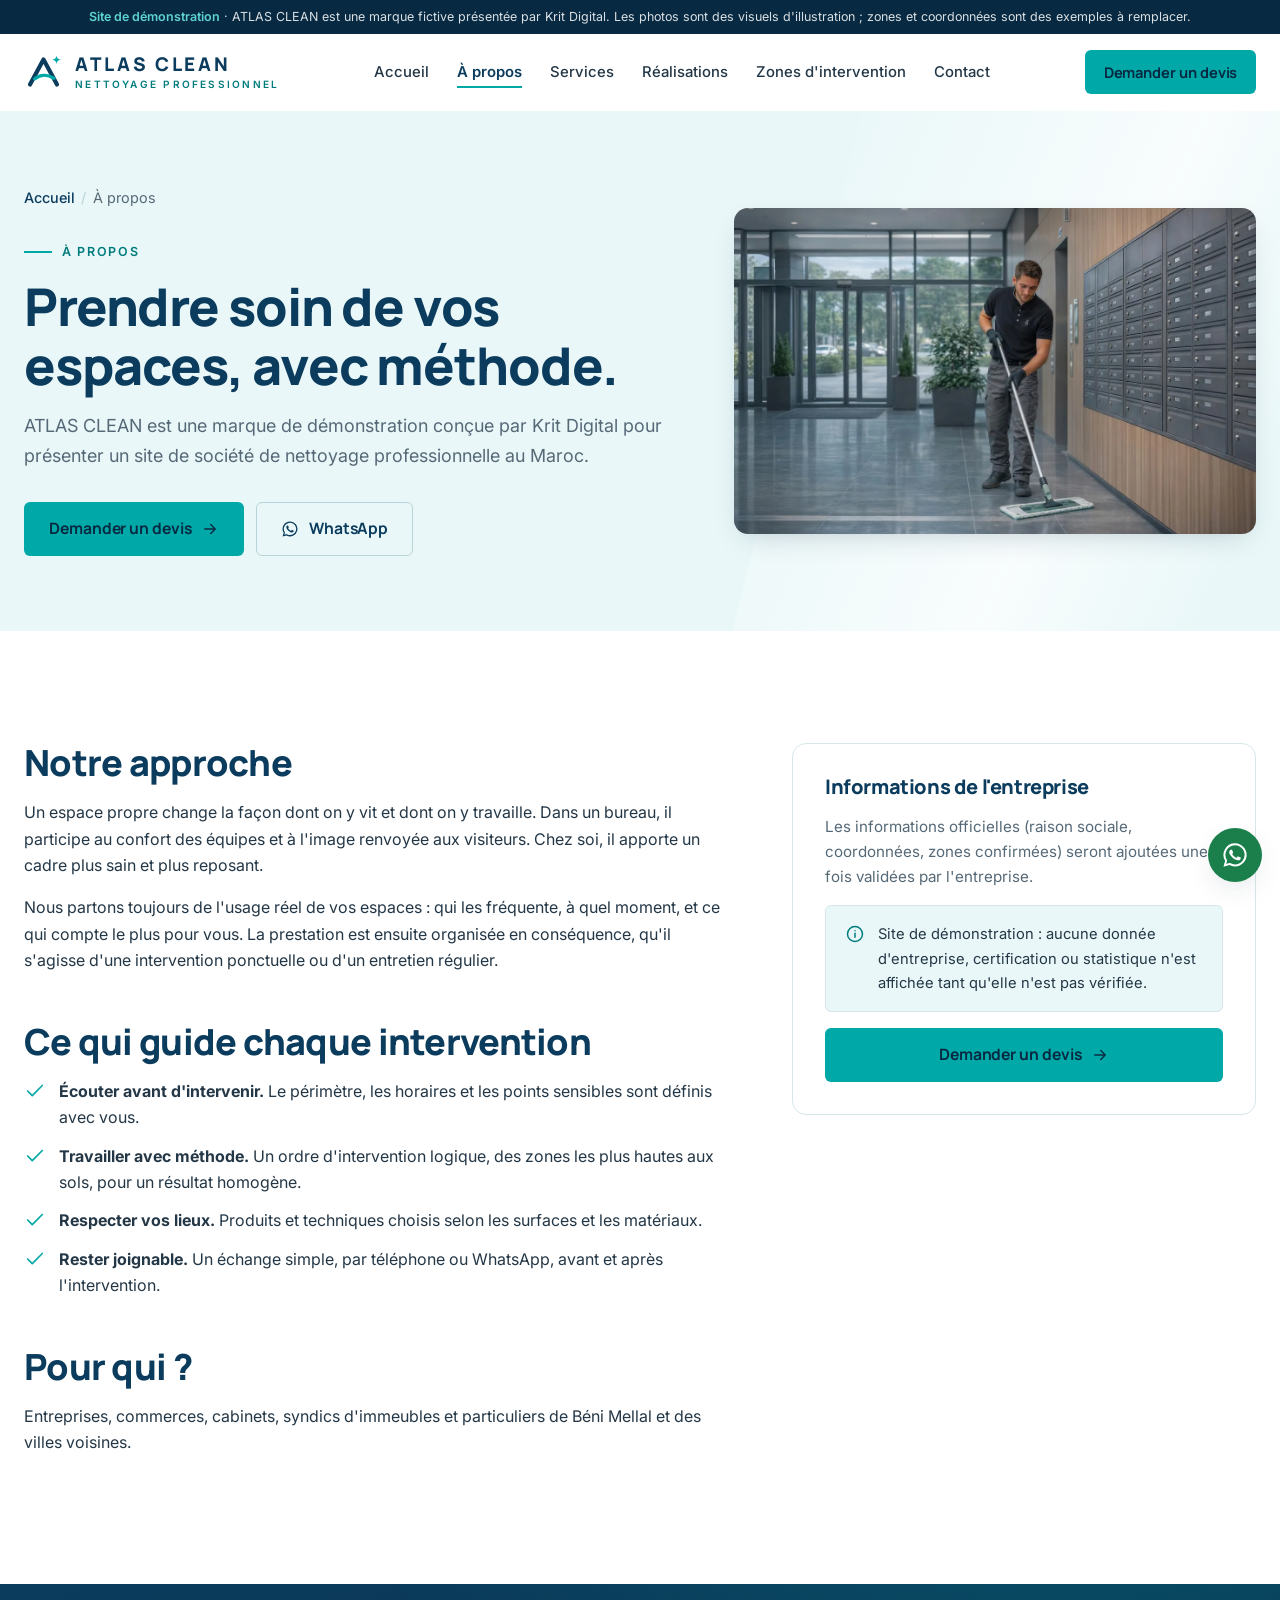
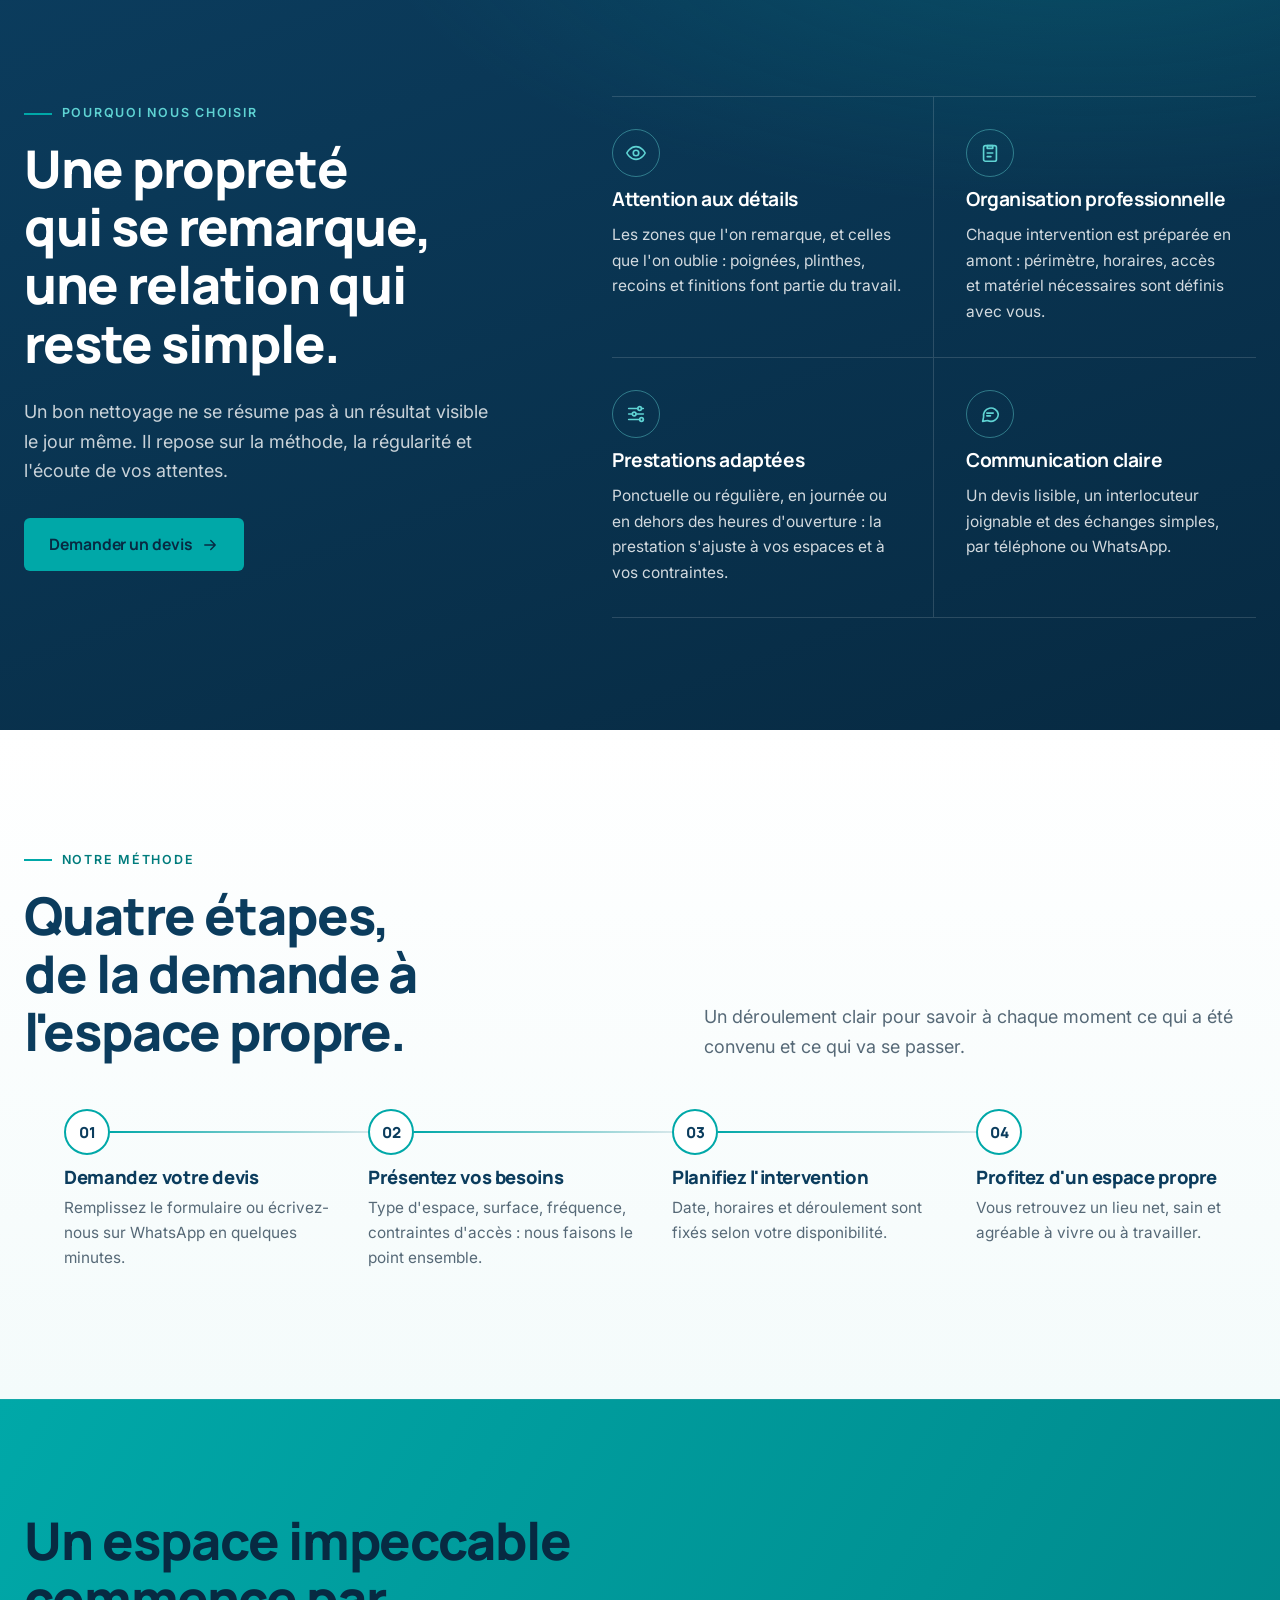
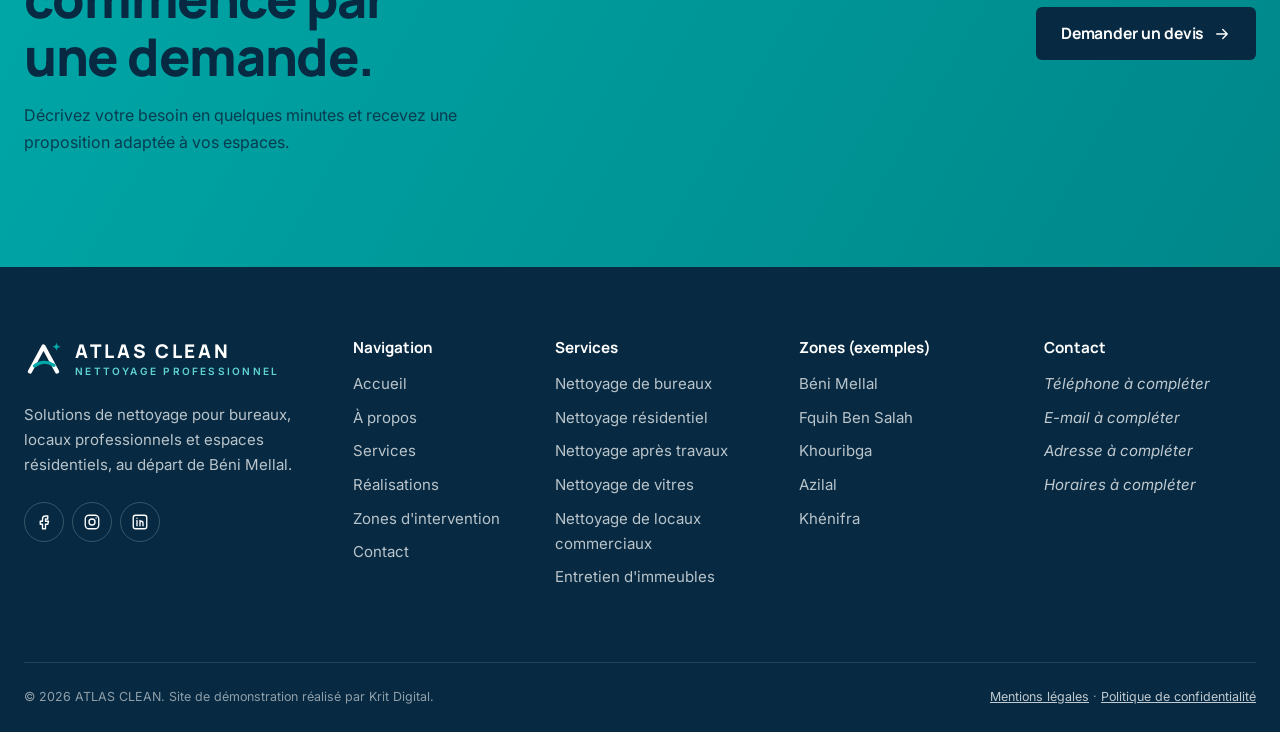
<file: a-propos/index.html>
<!doctype html>
<html lang="fr" class="no-js">
<head>
  <meta charset="utf-8">
  <meta name="viewport" content="width=device-width, initial-scale=1, viewport-fit=cover">
  <title>À propos — ATLAS CLEAN, nettoyage professionnel à Béni Mellal</title>
  <meta name="description" content="Découvrez l&#x27;approche de ATLAS CLEAN : des prestations de nettoyage organisées, adaptées et attentives aux détails pour les entreprises et les particuliers. (Démonstration)">
  <meta name="robots" content="noindex, nofollow">
  <meta name="theme-color" content="#0B3C5D">
  <meta property="og:type" content="website">
  <meta property="og:locale" content="fr_MA">
  <meta property="og:site_name" content="ATLAS CLEAN">
  <meta property="og:title" content="À propos — ATLAS CLEAN, nettoyage professionnel à Béni Mellal">
  <meta property="og:description" content="Découvrez l&#x27;approche de ATLAS CLEAN : des prestations de nettoyage organisées, adaptées et attentives aux détails pour les entreprises et les particuliers. (Démonstration)">
  <link rel="icon" href="../assets/img/favicon.svg" type="image/svg+xml">
  <link rel="preconnect" href="https://fonts.googleapis.com">
  <link rel="preconnect" href="https://fonts.gstatic.com" crossorigin>
  <link rel="stylesheet" href="https://fonts.googleapis.com/css2?family=Inter:wght@400;500;600&amp;family=Manrope:wght@600;700;800&amp;display=swap">
  <link rel="stylesheet" href="../assets/css/style.css">
  <script src="../assets/js/config.js"></script>
  <script src="../assets/js/main.js" defer></script>
</head>
<body>
<a class="skip-link" href="#main">Aller au contenu</a>
<div class="demo-bar" role="note"><strong>Site de démonstration</strong> · ATLAS CLEAN est une marque fictive présentée par Krit Digital. Les photos sont des visuels d'illustration ; zones et coordonnées sont des exemples à remplacer.</div>
<header class="site-header">
  <div class="container header-inner">
    <a class="brand " href="../" aria-label="ATLAS CLEAN, retour à l'accueil"><svg class="brand-mark" viewBox="0 0 40 40" aria-hidden="true"><path d="M6 32.5 19.5 7.5 33 32.5" fill="none" stroke="currentColor" stroke-width="4.2" stroke-linejoin="round" stroke-linecap="round"/><path d="M10.5 27c5.6-4.6 13-5 19.5-.6" fill="none" stroke="#00A8A8" stroke-width="3.2" stroke-linecap="round"/><path d="M32.5 3.5c.4 2.6 1.6 3.8 4.2 4.2-2.6.4-3.8 1.6-4.2 4.2-.4-2.6-1.6-3.8-4.2-4.2 2.6-.4 3.8-1.6 4.2-4.2z" fill="#00A8A8"/></svg><span class="brand-text"><span class="brand-name" data-cfg="company-name">ATLAS CLEAN</span><span class="brand-tag">Nettoyage Professionnel</span></span></a>
    <nav class="nav" aria-label="Navigation principale"><ul class="nav-list"><li><a class="nav-link" href="../">Accueil</a></li><li><a class="nav-link" href="../a-propos/" aria-current="page">À propos</a></li><li><a class="nav-link" href="../services/">Services</a></li><li><a class="nav-link" href="../realisations/">Réalisations</a></li><li><a class="nav-link" href="../zones-d-intervention/">Zones d&#x27;intervention</a></li><li><a class="nav-link" href="../contact/">Contact</a></li></ul></nav>
    <a class="btn btn--sm header-cta" href="../contact/#devis">Demander un devis</a>
    <button class="menu-toggle" type="button" aria-expanded="false" aria-controls="mobile-menu" aria-label="Ouvrir le menu"><span></span></button>
  </div>
</header>
<div class="mobile-menu" id="mobile-menu" aria-hidden="true" role="dialog" aria-modal="true" aria-label="Menu">
  <div class="mobile-menu-top"><a class="brand " href="../" aria-label="ATLAS CLEAN, retour à l'accueil"><svg class="brand-mark" viewBox="0 0 40 40" aria-hidden="true"><path d="M6 32.5 19.5 7.5 33 32.5" fill="none" stroke="currentColor" stroke-width="4.2" stroke-linejoin="round" stroke-linecap="round"/><path d="M10.5 27c5.6-4.6 13-5 19.5-.6" fill="none" stroke="#00A8A8" stroke-width="3.2" stroke-linecap="round"/><path d="M32.5 3.5c.4 2.6 1.6 3.8 4.2 4.2-2.6.4-3.8 1.6-4.2 4.2-.4-2.6-1.6-3.8-4.2-4.2 2.6-.4 3.8-1.6 4.2-4.2z" fill="#00A8A8"/></svg><span class="brand-text"><span class="brand-name" data-cfg="company-name">ATLAS CLEAN</span><span class="brand-tag">Nettoyage Professionnel</span></span></a><button class="mobile-close" type="button" data-close-menu aria-label="Fermer le menu"><svg viewBox="0 0 24 24" fill="none" stroke="currentColor" stroke-width="1.8" stroke-linecap="round" stroke-linejoin="round" aria-hidden="true"><path d="M6 6l12 12M18 6 6 18"/></svg></button></div>
  <nav aria-label="Navigation mobile"><ul class="mobile-nav"><li><a href="../">Accueil<svg viewBox="0 0 24 24" fill="none" stroke="currentColor" stroke-width="1.8" stroke-linecap="round" stroke-linejoin="round" aria-hidden="true"><path d="m9 6 6 6-6 6"/></svg></a></li><li><a href="../a-propos/" aria-current="page">À propos<svg viewBox="0 0 24 24" fill="none" stroke="currentColor" stroke-width="1.8" stroke-linecap="round" stroke-linejoin="round" aria-hidden="true"><path d="m9 6 6 6-6 6"/></svg></a></li><li><a href="../services/">Services<svg viewBox="0 0 24 24" fill="none" stroke="currentColor" stroke-width="1.8" stroke-linecap="round" stroke-linejoin="round" aria-hidden="true"><path d="m9 6 6 6-6 6"/></svg></a></li><li><a href="../realisations/">Réalisations<svg viewBox="0 0 24 24" fill="none" stroke="currentColor" stroke-width="1.8" stroke-linecap="round" stroke-linejoin="round" aria-hidden="true"><path d="m9 6 6 6-6 6"/></svg></a></li><li><a href="../zones-d-intervention/">Zones d&#x27;intervention<svg viewBox="0 0 24 24" fill="none" stroke="currentColor" stroke-width="1.8" stroke-linecap="round" stroke-linejoin="round" aria-hidden="true"><path d="m9 6 6 6-6 6"/></svg></a></li><li><a href="../contact/">Contact<svg viewBox="0 0 24 24" fill="none" stroke="currentColor" stroke-width="1.8" stroke-linecap="round" stroke-linejoin="round" aria-hidden="true"><path d="m9 6 6 6-6 6"/></svg></a></li></ul></nav>
  <div class="mobile-menu-foot">
    <a class="btn btn--block" href="../contact/#devis">Demander un devis <svg viewBox="0 0 24 24" fill="none" stroke="currentColor" stroke-width="1.8" stroke-linecap="round" stroke-linejoin="round" aria-hidden="true"><path d="M5 12h14M13 6l6 6-6 6"/></svg></a>
    <button class="btn btn--wa btn--block" type="button" data-wa><svg viewBox="0 0 24 24" aria-hidden="true" fill="currentColor"><path d="M12.04 2a9.9 9.9 0 0 0-8.5 15l-1.4 5 5.2-1.4A9.9 9.9 0 1 0 12.04 2zm0 18.1a8.2 8.2 0 0 1-4.2-1.15l-.3-.18-3.1.8.83-3-.2-.31a8.2 8.2 0 1 1 6.97 3.84zm4.5-6.1c-.25-.12-1.46-.72-1.69-.8-.23-.08-.39-.12-.56.12-.16.25-.64.8-.79.97-.14.16-.29.18-.54.06a6.7 6.7 0 0 1-3.3-2.9c-.25-.43.25-.4.71-1.33.08-.16.04-.31-.02-.43l-.76-1.83c-.2-.48-.4-.41-.56-.42h-.47a.9.9 0 0 0-.65.3 2.7 2.7 0 0 0-.85 2.02 4.7 4.7 0 0 0 1 2.5 10.8 10.8 0 0 0 4.13 3.65c1.54.66 2.14.72 2.91.6.47-.07 1.46-.6 1.66-1.17.2-.58.2-1.07.15-1.17-.06-.11-.22-.17-.47-.29z"/></svg> Écrire sur WhatsApp</button>
  </div>
</div>
<main id="main" tabindex="-1">
<section class="page-hero"><div class="container page-hero-grid"><div><nav class="breadcrumb" aria-label="Fil d'Ariane"><ol><li><a href="../">Accueil</a></li><li aria-current="page">À propos</li></ol></nav><span class="eyebrow">À propos</span><h1>Prendre soin de vos espaces, avec méthode.</h1><p class="lead">ATLAS CLEAN est une marque de démonstration conçue par Krit Digital pour présenter un site de société de nettoyage professionnelle au Maroc.</p><div class="hero-actions"><a class="btn" href="../contact/#devis">Demander un devis <svg viewBox="0 0 24 24" fill="none" stroke="currentColor" stroke-width="1.8" stroke-linecap="round" stroke-linejoin="round" aria-hidden="true"><path d="M5 12h14M13 6l6 6-6 6"/></svg></a><button class="btn btn--ghost" type="button" data-wa><svg viewBox="0 0 24 24" aria-hidden="true" fill="currentColor"><path d="M12.04 2a9.9 9.9 0 0 0-8.5 15l-1.4 5 5.2-1.4A9.9 9.9 0 1 0 12.04 2zm0 18.1a8.2 8.2 0 0 1-4.2-1.15l-.3-.18-3.1.8.83-3-.2-.31a8.2 8.2 0 1 1 6.97 3.84zm4.5-6.1c-.25-.12-1.46-.72-1.69-.8-.23-.08-.39-.12-.56.12-.16.25-.64.8-.79.97-.14.16-.29.18-.54.06a6.7 6.7 0 0 1-3.3-2.9c-.25-.43.25-.4.71-1.33.08-.16.04-.31-.02-.43l-.76-1.83c-.2-.48-.4-.41-.56-.42h-.47a.9.9 0 0 0-.65.3 2.7 2.7 0 0 0-.85 2.02 4.7 4.7 0 0 0 1 2.5 10.8 10.8 0 0 0 4.13 3.65c1.54.66 2.14.72 2.91.6.47-.07 1.46-.6 1.66-1.17.2-.58.2-1.07.15-1.17-.06-.11-.22-.17-.47-.29z"/></svg> WhatsApp</button></div></div>
  <div class="page-hero-media"><img src="../assets/img/about-accueil.webp" alt="Hall d&#x27;accueil entretenu (visuel d&#x27;illustration)" width="1200" height="900" fetchpriority="high"></div></div></section><section class="section" aria-labelledby="approach-title">
  <div class="container detail-grid">
    <div class="prose">
      <h2 id="approach-title">Notre approche</h2>
      <p>Un espace propre change la façon dont on y vit et dont on y travaille. Dans un bureau, il participe au confort des équipes et à l'image renvoyée aux visiteurs. Chez soi, il apporte un cadre plus sain et plus reposant.</p>
      <p>Nous partons toujours de l'usage réel de vos espaces : qui les fréquente, à quel moment, et ce qui compte le plus pour vous. La prestation est ensuite organisée en conséquence, qu'il s'agisse d'une intervention ponctuelle ou d'un entretien régulier.</p>
      <h2>Ce qui guide chaque intervention</h2>
      <ul class="check-list">
        <li><svg viewBox="0 0 24 24" fill="none" stroke="currentColor" stroke-width="1.8" stroke-linecap="round" stroke-linejoin="round" aria-hidden="true"><path d="M20 6 9 17l-5-5"/></svg><span><strong>Écouter avant d'intervenir.</strong> Le périmètre, les horaires et les points sensibles sont définis avec vous.</span></li>
        <li><svg viewBox="0 0 24 24" fill="none" stroke="currentColor" stroke-width="1.8" stroke-linecap="round" stroke-linejoin="round" aria-hidden="true"><path d="M20 6 9 17l-5-5"/></svg><span><strong>Travailler avec méthode.</strong> Un ordre d'intervention logique, des zones les plus hautes aux sols, pour un résultat homogène.</span></li>
        <li><svg viewBox="0 0 24 24" fill="none" stroke="currentColor" stroke-width="1.8" stroke-linecap="round" stroke-linejoin="round" aria-hidden="true"><path d="M20 6 9 17l-5-5"/></svg><span><strong>Respecter vos lieux.</strong> Produits et techniques choisis selon les surfaces et les matériaux.</span></li>
        <li><svg viewBox="0 0 24 24" fill="none" stroke="currentColor" stroke-width="1.8" stroke-linecap="round" stroke-linejoin="round" aria-hidden="true"><path d="M20 6 9 17l-5-5"/></svg><span><strong>Rester joignable.</strong> Un échange simple, par téléphone ou WhatsApp, avant et après l'intervention.</span></li>
      </ul>
      <h2>Pour qui ?</h2>
      <p>Entreprises, commerces, cabinets, syndics d'immeubles et particuliers de Béni Mellal et des villes voisines.</p>
    </div>
    <aside class="side-card">
      <h2>Informations de l'entreprise</h2>
      <p>Les informations officielles (raison sociale, coordonnées, zones confirmées) seront ajoutées une fois validées par l'entreprise.</p>
      <div class="notice"><svg viewBox="0 0 24 24" fill="none" stroke="currentColor" stroke-width="1.8" stroke-linecap="round" stroke-linejoin="round" aria-hidden="true"><circle cx="12" cy="12" r="9"/><path d="M12 11v5M12 8h.01"/></svg><span>Site de démonstration : aucune donnée d'entreprise, certification ou statistique n'est affichée tant qu'elle n'est pas vérifiée.</span></div>
      <a class="btn" href="../contact/#devis">Demander un devis <svg viewBox="0 0 24 24" fill="none" stroke="currentColor" stroke-width="1.8" stroke-linecap="round" stroke-linejoin="round" aria-hidden="true"><path d="M5 12h14M13 6l6 6-6 6"/></svg></a>
    </aside>
  </div>
</section><section class="section section--navy" aria-labelledby="why-title">
  <div class="container why-grid">
    <div class="why-sticky">
      <span class="eyebrow">Pourquoi nous choisir</span>
      <h2 class="h2" id="why-title">Une propreté qui se remarque, une relation qui reste simple.</h2>
      <p class="lead">Un bon nettoyage ne se résume pas à un résultat visible le jour même. Il repose sur la méthode, la régularité et l'écoute de vos attentes.</p>
      <a class="btn" href="../contact/#devis">Demander un devis <svg viewBox="0 0 24 24" fill="none" stroke="currentColor" stroke-width="1.8" stroke-linecap="round" stroke-linejoin="round" aria-hidden="true"><path d="M5 12h14M13 6l6 6-6 6"/></svg></a>
    </div>
    <div class="values"><div class="value reveal reveal-d0"><div class="value-icon"><svg viewBox="0 0 24 24" fill="none" stroke="currentColor" stroke-width="1.8" stroke-linecap="round" stroke-linejoin="round" aria-hidden="true"><path d="M2 12s3.5-7 10-7 10 7 10 7-3.5 7-10 7S2 12 2 12z"/><circle cx="12" cy="12" r="3"/></svg></div><h3>Attention aux détails</h3><p>Les zones que l&#x27;on remarque, et celles que l&#x27;on oublie : poignées, plinthes, recoins et finitions font partie du travail.</p></div><div class="value reveal reveal-d1"><div class="value-icon"><svg viewBox="0 0 24 24" fill="none" stroke="currentColor" stroke-width="1.8" stroke-linecap="round" stroke-linejoin="round" aria-hidden="true"><rect x="5" y="4" width="14" height="17" rx="2"/><path d="M9 4h6v3H9zM9 12h6M9 16h4"/></svg></div><h3>Organisation professionnelle</h3><p>Chaque intervention est préparée en amont : périmètre, horaires, accès et matériel nécessaires sont définis avec vous.</p></div><div class="value reveal reveal-d0"><div class="value-icon"><svg viewBox="0 0 24 24" fill="none" stroke="currentColor" stroke-width="1.8" stroke-linecap="round" stroke-linejoin="round" aria-hidden="true"><path d="M4 6h10M18 6h2M4 12h4M12 12h8M4 18h12M20 18h0"/><circle cx="16" cy="6" r="2"/><circle cx="10" cy="12" r="2"/><circle cx="18" cy="18" r="2"/></svg></div><h3>Prestations adaptées</h3><p>Ponctuelle ou régulière, en journée ou en dehors des heures d&#x27;ouverture : la prestation s&#x27;ajuste à vos espaces et à vos contraintes.</p></div><div class="value reveal reveal-d1"><div class="value-icon"><svg viewBox="0 0 24 24" fill="none" stroke="currentColor" stroke-width="1.8" stroke-linecap="round" stroke-linejoin="round" aria-hidden="true"><path d="M21 12a8 8 0 0 1-11.6 7.1L4 20l1-4.6A8 8 0 1 1 21 12z"/><path d="M8.5 11h7M8.5 14h4"/></svg></div><h3>Communication claire</h3><p>Un devis lisible, un interlocuteur joignable et des échanges simples, par téléphone ou WhatsApp.</p></div></div>
  </div>
</section><section class="section section--tint" aria-labelledby="method-title">
  <div class="container">
    <div class="section-head section-head--split">
      <div><span class="eyebrow">Notre méthode</span><h2 class="h2" id="method-title">Quatre étapes, de la demande à l'espace propre.</h2></div>
      <p class="lead">Un déroulement clair pour savoir à chaque moment ce qui a été convenu et ce qui va se passer.</p>
    </div>
    <ol class="steps reveal"><li class="step"><span class="step-num" aria-hidden="true">01</span><h3>Demandez votre devis</h3><p>Remplissez le formulaire ou écrivez-nous sur WhatsApp en quelques minutes.</p></li><li class="step"><span class="step-num" aria-hidden="true">02</span><h3>Présentez vos besoins</h3><p>Type d&#x27;espace, surface, fréquence, contraintes d&#x27;accès : nous faisons le point ensemble.</p></li><li class="step"><span class="step-num" aria-hidden="true">03</span><h3>Planifiez l&#x27;intervention</h3><p>Date, horaires et déroulement sont fixés selon votre disponibilité.</p></li><li class="step"><span class="step-num" aria-hidden="true">04</span><h3>Profitez d&#x27;un espace propre</h3><p>Vous retrouvez un lieu net, sain et agréable à vivre ou à travailler.</p></li></ol>
  </div>
</section><section class="section section--navy final-cta" aria-labelledby="final-title" style="border-top:1px solid rgba(255,255,255,.08)">
  <span class="streak" aria-hidden="true"></span>
  <div class="container inner">
    <div><h2 id="final-title">Un espace impeccable commence par une demande.</h2>
    <p>Décrivez votre besoin en quelques minutes et recevez une proposition adaptée à vos espaces.</p></div>
    <div class="actions"><a class="btn" href="../contact/#devis">Demander un devis <svg viewBox="0 0 24 24" fill="none" stroke="currentColor" stroke-width="1.8" stroke-linecap="round" stroke-linejoin="round" aria-hidden="true"><path d="M5 12h14M13 6l6 6-6 6"/></svg></a></div>
  </div>
</section>
</main>
<footer class="site-footer">
  <div class="container">
    <div class="footer-grid">
      <div>
        <a class="brand " href="../" aria-label="ATLAS CLEAN, retour à l'accueil"><svg class="brand-mark" viewBox="0 0 40 40" aria-hidden="true"><path d="M6 32.5 19.5 7.5 33 32.5" fill="none" stroke="currentColor" stroke-width="4.2" stroke-linejoin="round" stroke-linecap="round"/><path d="M10.5 27c5.6-4.6 13-5 19.5-.6" fill="none" stroke="#00A8A8" stroke-width="3.2" stroke-linecap="round"/><path d="M32.5 3.5c.4 2.6 1.6 3.8 4.2 4.2-2.6.4-3.8 1.6-4.2 4.2-.4-2.6-1.6-3.8-4.2-4.2 2.6-.4 3.8-1.6 4.2-4.2z" fill="#00A8A8"/></svg><span class="brand-text"><span class="brand-name" data-cfg="company-name">ATLAS CLEAN</span><span class="brand-tag">Nettoyage Professionnel</span></span></a>
        <p class="footer-about">Solutions de nettoyage pour bureaux, locaux professionnels et espaces résidentiels, au départ de Béni Mellal.</p>
        <div class="socials">
          <a data-social="facebook" aria-label="Facebook"><svg viewBox="0 0 24 24" fill="none" stroke="currentColor" stroke-width="1.8" stroke-linecap="round" stroke-linejoin="round" aria-hidden="true"><path d="M14 8h3V4h-3a4 4 0 0 0-4 4v3H7v4h3v6h4v-6h3l1-4h-4V8.5a.5.5 0 0 1 .5-.5z"/></svg></a>
          <a data-social="instagram" aria-label="Instagram"><svg viewBox="0 0 24 24" fill="none" stroke="currentColor" stroke-width="1.8" stroke-linecap="round" stroke-linejoin="round" aria-hidden="true"><rect x="3" y="3" width="18" height="18" rx="5"/><circle cx="12" cy="12" r="4"/><path d="M17.5 6.5h.01"/></svg></a>
          <a data-social="linkedin" aria-label="LinkedIn"><svg viewBox="0 0 24 24" fill="none" stroke="currentColor" stroke-width="1.8" stroke-linecap="round" stroke-linejoin="round" aria-hidden="true"><rect x="3" y="3" width="18" height="18" rx="3"/><path d="M8 10v7M8 7h.01M12 17v-4a2 2 0 0 1 4 0v4M12 10v7"/></svg></a>
        </div>
      </div>
      <div><h2 class="footer-title">Navigation</h2><ul class="footer-links"><li><a href="../">Accueil</a></li><li><a href="../a-propos/">À propos</a></li><li><a href="../services/">Services</a></li><li><a href="../realisations/">Réalisations</a></li><li><a href="../zones-d-intervention/">Zones d&#x27;intervention</a></li><li><a href="../contact/">Contact</a></li></ul></div>
      <div><h2 class="footer-title">Services</h2><ul class="footer-links"><li><a href="../services/nettoyage-de-bureaux/">Nettoyage de bureaux</a></li><li><a href="../services/nettoyage-residentiel/">Nettoyage résidentiel</a></li><li><a href="../services/nettoyage-apres-travaux/">Nettoyage après travaux</a></li><li><a href="../services/#vitres">Nettoyage de vitres</a></li><li><a href="../services/#commerciaux">Nettoyage de locaux commerciaux</a></li><li><a href="../services/#immeubles">Entretien d&#x27;immeubles</a></li></ul></div>
      <div><h2 class="footer-title">Zones (exemples)</h2><ul class="footer-links"><li>Béni Mellal</li><li>Fquih Ben Salah</li><li>Khouribga</li><li>Azilal</li><li>Khénifra</li></ul></div>
      <div><h2 class="footer-title">Contact</h2>
        <ul class="footer-links">
          <li><a data-cfg-href="phone"><span data-cfg="phone" data-placeholder="Téléphone à compléter">Téléphone à compléter</span></a></li>
          <li><a data-cfg-href="email"><span data-cfg="email" data-placeholder="E-mail à compléter">E-mail à compléter</span></a></li>
          <li><span data-cfg="address" data-placeholder="Adresse à compléter">Adresse à compléter</span></li>
          <li><span data-cfg="hours" data-placeholder="Horaires à compléter">Horaires à compléter</span></li>
        </ul>
      </div>
    </div>
    <div class="footer-bottom">
      <p>© <span data-year>2026</span> <span data-cfg="company-name">ATLAS CLEAN</span>. Site de démonstration réalisé par Krit Digital.</p>
      <p><a href="../mentions-legales/">Mentions légales</a> · <a href="../politique-de-confidentialite/">Politique de confidentialité</a></p>
    </div>
  </div>
</footer>
<button class="to-top" type="button" aria-label="Revenir en haut de la page"><svg viewBox="0 0 24 24" fill="none" stroke="currentColor" stroke-width="1.8" stroke-linecap="round" stroke-linejoin="round" aria-hidden="true"><path d="M12 19V5M6 11l6-6 6 6"/></svg></button>
<button class="fab-wa" type="button" data-wa aria-label="Demander un devis sur WhatsApp"><svg viewBox="0 0 24 24" aria-hidden="true" fill="currentColor"><path d="M12.04 2a9.9 9.9 0 0 0-8.5 15l-1.4 5 5.2-1.4A9.9 9.9 0 1 0 12.04 2zm0 18.1a8.2 8.2 0 0 1-4.2-1.15l-.3-.18-3.1.8.83-3-.2-.31a8.2 8.2 0 1 1 6.97 3.84zm4.5-6.1c-.25-.12-1.46-.72-1.69-.8-.23-.08-.39-.12-.56.12-.16.25-.64.8-.79.97-.14.16-.29.18-.54.06a6.7 6.7 0 0 1-3.3-2.9c-.25-.43.25-.4.71-1.33.08-.16.04-.31-.02-.43l-.76-1.83c-.2-.48-.4-.41-.56-.42h-.47a.9.9 0 0 0-.65.3 2.7 2.7 0 0 0-.85 2.02 4.7 4.7 0 0 0 1 2.5 10.8 10.8 0 0 0 4.13 3.65c1.54.66 2.14.72 2.91.6.47-.07 1.46-.6 1.66-1.17.2-.58.2-1.07.15-1.17-.06-.11-.22-.17-.47-.29z"/></svg></button>
<dialog class="modal" id="wa-modal" aria-labelledby="wa-modal-title">
  <div class="modal-inner">
    <div class="modal-head">
      <div><span class="modal-badge">Mode démonstration</span><h2 id="wa-modal-title">Aperçu de votre message WhatsApp</h2></div>
      <button class="modal-close" type="button" data-modal-close aria-label="Fermer"><svg viewBox="0 0 24 24" fill="none" stroke="currentColor" stroke-width="1.8" stroke-linecap="round" stroke-linejoin="round" aria-hidden="true"><path d="M6 6l12 12M18 6 6 18"/></svg></button>
    </div>
    <p>Aucun numéro WhatsApp n'est encore configuré sur ce site de démonstration : <strong>aucune demande n'a été envoyée</strong>. Une fois le numéro de l'entreprise renseigné, ce message s'ouvrira directement dans WhatsApp.</p>
    <pre></pre>
    <div class="modal-actions">
      <button class="btn btn--navy btn--sm" type="button" data-copy><svg viewBox="0 0 24 24" fill="none" stroke="currentColor" stroke-width="1.8" stroke-linecap="round" stroke-linejoin="round" aria-hidden="true"><rect x="9" y="9" width="11" height="11" rx="2"/><path d="M5 15V5a2 2 0 0 1 2-2h8"/></svg><span>Copier le message</span></button>
      <button class="btn btn--ghost btn--sm" type="button" data-modal-close>Fermer</button>
    </div>
  </div>
</dialog>
</body>
</html>
</file>
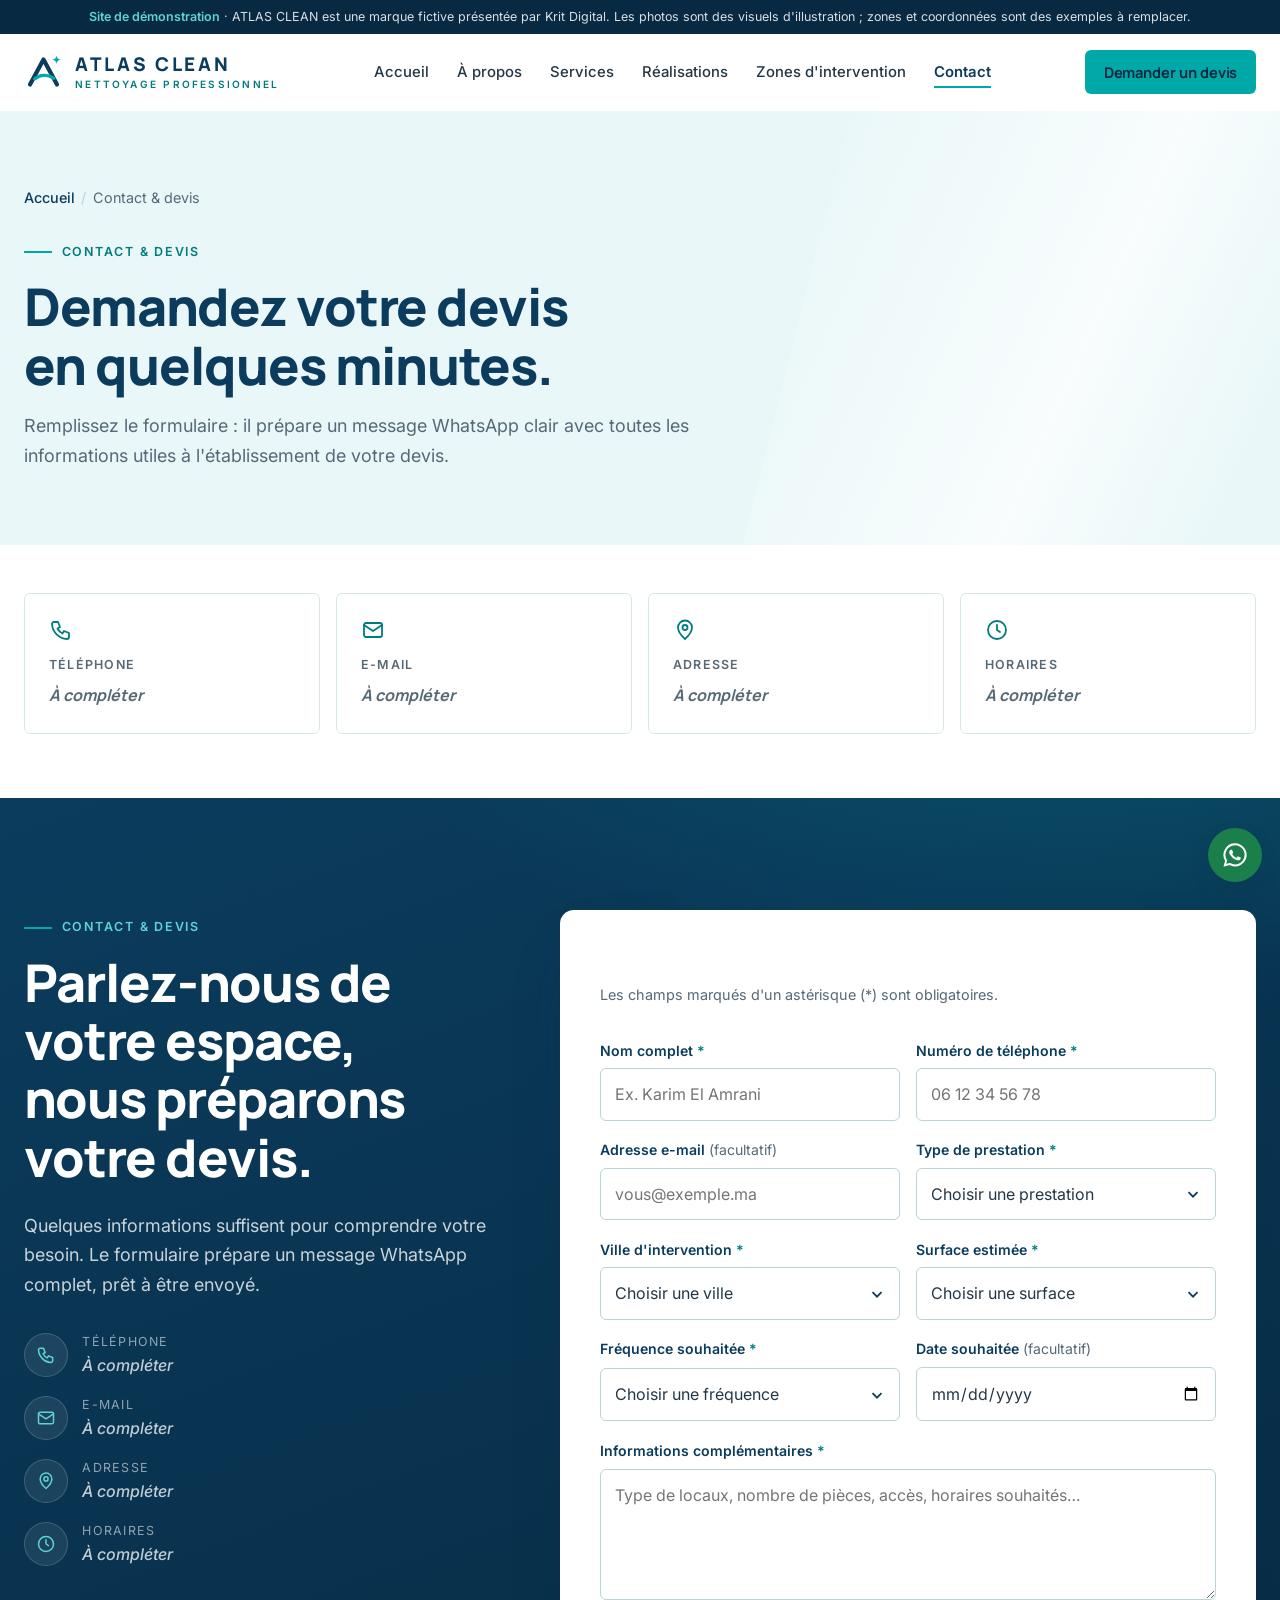
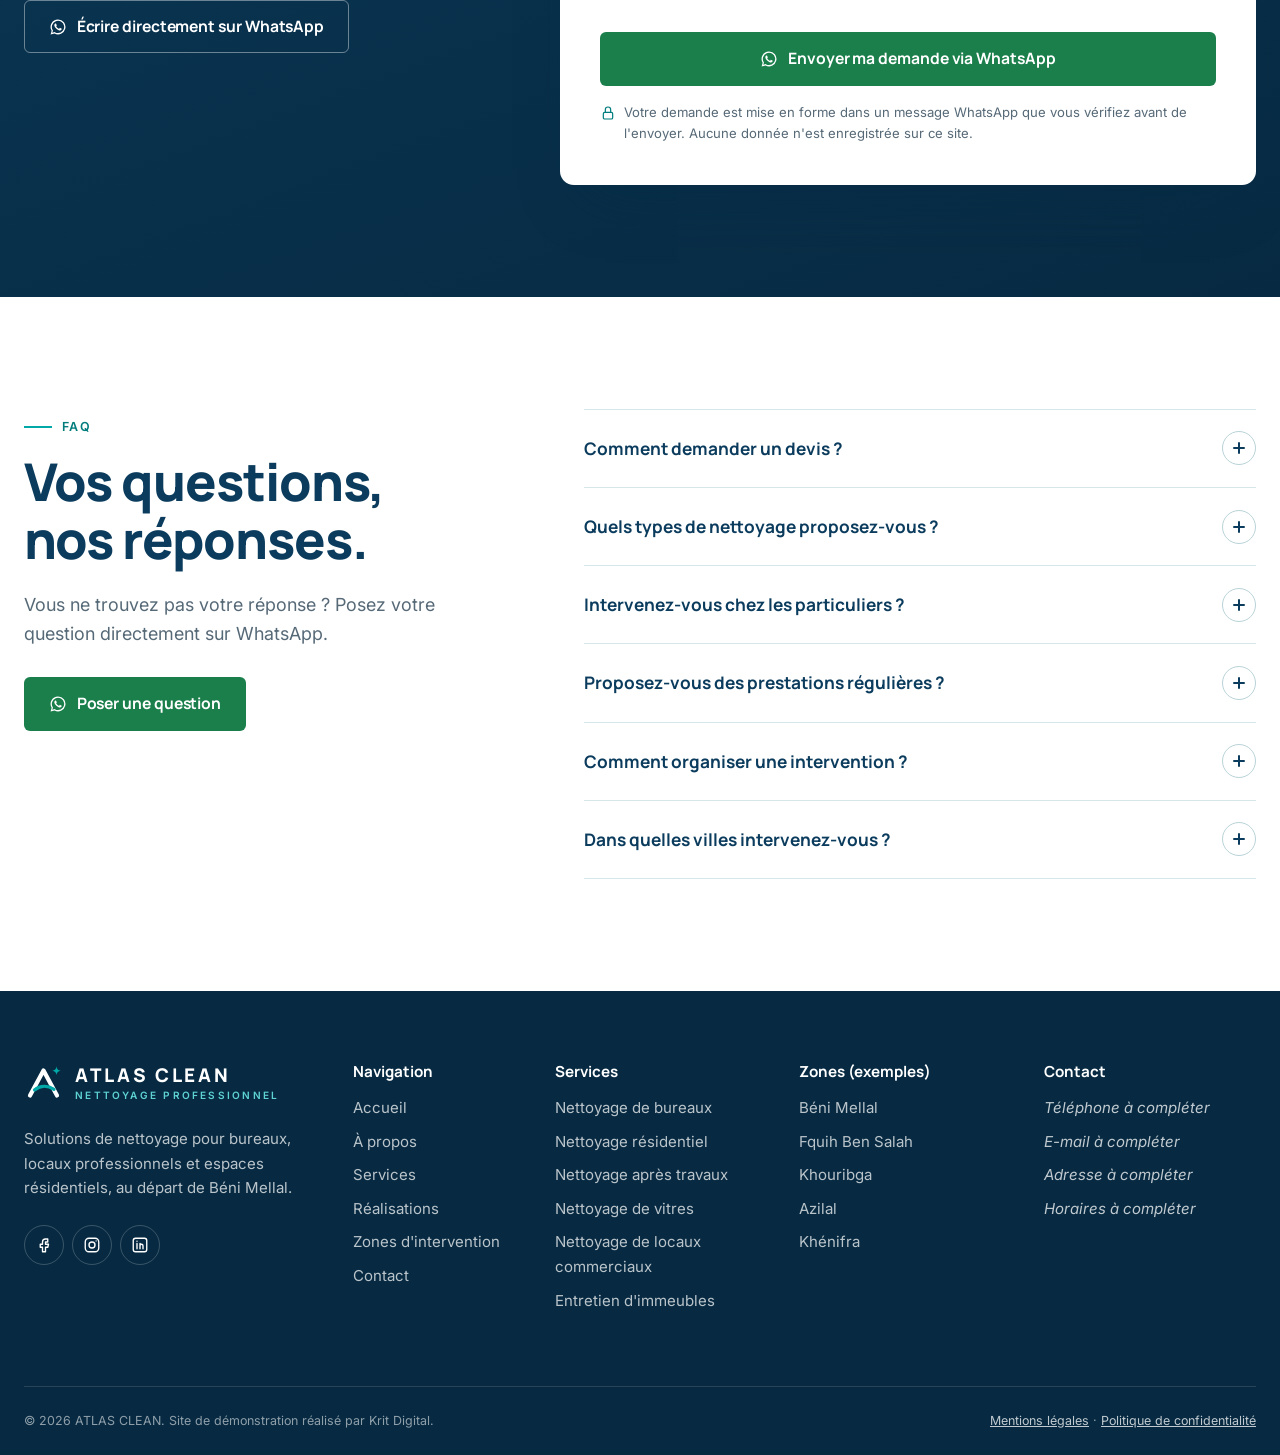
<file: contact/index.html>
<!doctype html>
<html lang="fr" class="no-js">
<head>
  <meta charset="utf-8">
  <meta name="viewport" content="width=device-width, initial-scale=1, viewport-fit=cover">
  <title>Contact &amp; devis — Demande de devis nettoyage | ATLAS CLEAN</title>
  <meta name="description" content="Demandez un devis de nettoyage en ligne : bureaux, résidentiel, après travaux, vitres. Formulaire rapide avec envoi sur WhatsApp. (Démonstration)">
  <meta name="robots" content="noindex, nofollow">
  <meta name="theme-color" content="#0B3C5D">
  <meta property="og:type" content="website">
  <meta property="og:locale" content="fr_MA">
  <meta property="og:site_name" content="ATLAS CLEAN">
  <meta property="og:title" content="Contact &amp; devis — Demande de devis nettoyage | ATLAS CLEAN">
  <meta property="og:description" content="Demandez un devis de nettoyage en ligne : bureaux, résidentiel, après travaux, vitres. Formulaire rapide avec envoi sur WhatsApp. (Démonstration)">
  <link rel="icon" href="../assets/img/favicon.svg" type="image/svg+xml">
  <link rel="preconnect" href="https://fonts.googleapis.com">
  <link rel="preconnect" href="https://fonts.gstatic.com" crossorigin>
  <link rel="stylesheet" href="https://fonts.googleapis.com/css2?family=Inter:wght@400;500;600&amp;family=Manrope:wght@600;700;800&amp;display=swap">
  <link rel="stylesheet" href="../assets/css/style.css">
  <script src="../assets/js/config.js"></script>
  <script src="../assets/js/main.js" defer></script>
</head>
<body>
<a class="skip-link" href="#main">Aller au contenu</a>
<div class="demo-bar" role="note"><strong>Site de démonstration</strong> · ATLAS CLEAN est une marque fictive présentée par Krit Digital. Les photos sont des visuels d'illustration ; zones et coordonnées sont des exemples à remplacer.</div>
<header class="site-header">
  <div class="container header-inner">
    <a class="brand " href="../" aria-label="ATLAS CLEAN, retour à l'accueil"><svg class="brand-mark" viewBox="0 0 40 40" aria-hidden="true"><path d="M6 32.5 19.5 7.5 33 32.5" fill="none" stroke="currentColor" stroke-width="4.2" stroke-linejoin="round" stroke-linecap="round"/><path d="M10.5 27c5.6-4.6 13-5 19.5-.6" fill="none" stroke="#00A8A8" stroke-width="3.2" stroke-linecap="round"/><path d="M32.5 3.5c.4 2.6 1.6 3.8 4.2 4.2-2.6.4-3.8 1.6-4.2 4.2-.4-2.6-1.6-3.8-4.2-4.2 2.6-.4 3.8-1.6 4.2-4.2z" fill="#00A8A8"/></svg><span class="brand-text"><span class="brand-name" data-cfg="company-name">ATLAS CLEAN</span><span class="brand-tag">Nettoyage Professionnel</span></span></a>
    <nav class="nav" aria-label="Navigation principale"><ul class="nav-list"><li><a class="nav-link" href="../">Accueil</a></li><li><a class="nav-link" href="../a-propos/">À propos</a></li><li><a class="nav-link" href="../services/">Services</a></li><li><a class="nav-link" href="../realisations/">Réalisations</a></li><li><a class="nav-link" href="../zones-d-intervention/">Zones d&#x27;intervention</a></li><li><a class="nav-link" href="../contact/" aria-current="page">Contact</a></li></ul></nav>
    <a class="btn btn--sm header-cta" href="../contact/#devis">Demander un devis</a>
    <button class="menu-toggle" type="button" aria-expanded="false" aria-controls="mobile-menu" aria-label="Ouvrir le menu"><span></span></button>
  </div>
</header>
<div class="mobile-menu" id="mobile-menu" aria-hidden="true" role="dialog" aria-modal="true" aria-label="Menu">
  <div class="mobile-menu-top"><a class="brand " href="../" aria-label="ATLAS CLEAN, retour à l'accueil"><svg class="brand-mark" viewBox="0 0 40 40" aria-hidden="true"><path d="M6 32.5 19.5 7.5 33 32.5" fill="none" stroke="currentColor" stroke-width="4.2" stroke-linejoin="round" stroke-linecap="round"/><path d="M10.5 27c5.6-4.6 13-5 19.5-.6" fill="none" stroke="#00A8A8" stroke-width="3.2" stroke-linecap="round"/><path d="M32.5 3.5c.4 2.6 1.6 3.8 4.2 4.2-2.6.4-3.8 1.6-4.2 4.2-.4-2.6-1.6-3.8-4.2-4.2 2.6-.4 3.8-1.6 4.2-4.2z" fill="#00A8A8"/></svg><span class="brand-text"><span class="brand-name" data-cfg="company-name">ATLAS CLEAN</span><span class="brand-tag">Nettoyage Professionnel</span></span></a><button class="mobile-close" type="button" data-close-menu aria-label="Fermer le menu"><svg viewBox="0 0 24 24" fill="none" stroke="currentColor" stroke-width="1.8" stroke-linecap="round" stroke-linejoin="round" aria-hidden="true"><path d="M6 6l12 12M18 6 6 18"/></svg></button></div>
  <nav aria-label="Navigation mobile"><ul class="mobile-nav"><li><a href="../">Accueil<svg viewBox="0 0 24 24" fill="none" stroke="currentColor" stroke-width="1.8" stroke-linecap="round" stroke-linejoin="round" aria-hidden="true"><path d="m9 6 6 6-6 6"/></svg></a></li><li><a href="../a-propos/">À propos<svg viewBox="0 0 24 24" fill="none" stroke="currentColor" stroke-width="1.8" stroke-linecap="round" stroke-linejoin="round" aria-hidden="true"><path d="m9 6 6 6-6 6"/></svg></a></li><li><a href="../services/">Services<svg viewBox="0 0 24 24" fill="none" stroke="currentColor" stroke-width="1.8" stroke-linecap="round" stroke-linejoin="round" aria-hidden="true"><path d="m9 6 6 6-6 6"/></svg></a></li><li><a href="../realisations/">Réalisations<svg viewBox="0 0 24 24" fill="none" stroke="currentColor" stroke-width="1.8" stroke-linecap="round" stroke-linejoin="round" aria-hidden="true"><path d="m9 6 6 6-6 6"/></svg></a></li><li><a href="../zones-d-intervention/">Zones d&#x27;intervention<svg viewBox="0 0 24 24" fill="none" stroke="currentColor" stroke-width="1.8" stroke-linecap="round" stroke-linejoin="round" aria-hidden="true"><path d="m9 6 6 6-6 6"/></svg></a></li><li><a href="../contact/" aria-current="page">Contact<svg viewBox="0 0 24 24" fill="none" stroke="currentColor" stroke-width="1.8" stroke-linecap="round" stroke-linejoin="round" aria-hidden="true"><path d="m9 6 6 6-6 6"/></svg></a></li></ul></nav>
  <div class="mobile-menu-foot">
    <a class="btn btn--block" href="../contact/#devis">Demander un devis <svg viewBox="0 0 24 24" fill="none" stroke="currentColor" stroke-width="1.8" stroke-linecap="round" stroke-linejoin="round" aria-hidden="true"><path d="M5 12h14M13 6l6 6-6 6"/></svg></a>
    <button class="btn btn--wa btn--block" type="button" data-wa><svg viewBox="0 0 24 24" aria-hidden="true" fill="currentColor"><path d="M12.04 2a9.9 9.9 0 0 0-8.5 15l-1.4 5 5.2-1.4A9.9 9.9 0 1 0 12.04 2zm0 18.1a8.2 8.2 0 0 1-4.2-1.15l-.3-.18-3.1.8.83-3-.2-.31a8.2 8.2 0 1 1 6.97 3.84zm4.5-6.1c-.25-.12-1.46-.72-1.69-.8-.23-.08-.39-.12-.56.12-.16.25-.64.8-.79.97-.14.16-.29.18-.54.06a6.7 6.7 0 0 1-3.3-2.9c-.25-.43.25-.4.71-1.33.08-.16.04-.31-.02-.43l-.76-1.83c-.2-.48-.4-.41-.56-.42h-.47a.9.9 0 0 0-.65.3 2.7 2.7 0 0 0-.85 2.02 4.7 4.7 0 0 0 1 2.5 10.8 10.8 0 0 0 4.13 3.65c1.54.66 2.14.72 2.91.6.47-.07 1.46-.6 1.66-1.17.2-.58.2-1.07.15-1.17-.06-.11-.22-.17-.47-.29z"/></svg> Écrire sur WhatsApp</button>
  </div>
</div>
<main id="main" tabindex="-1">
<section class="page-hero"><div class="container"><nav class="breadcrumb" aria-label="Fil d'Ariane"><ol><li><a href="../">Accueil</a></li><li aria-current="page">Contact &amp; devis</li></ol></nav><span class="eyebrow">Contact &amp; devis</span><h1>Demandez votre devis en quelques minutes.</h1><p class="lead">Remplissez le formulaire : il prépare un message WhatsApp clair avec toutes les informations utiles à l&#x27;établissement de votre devis.</p></div></section><section class="section" style="padding-block:3rem 0"><div class="container"><div class="info-cards">
  <div class="info-card"><svg viewBox="0 0 24 24" fill="none" stroke="currentColor" stroke-width="1.8" stroke-linecap="round" stroke-linejoin="round" aria-hidden="true"><path d="M5 4h4l2 5-2.5 1.5a11 11 0 0 0 5 5L15 13l5 2v4a2 2 0 0 1-2 2A16 16 0 0 1 3 6a2 2 0 0 1 2-2"/></svg><small>Téléphone</small><a data-cfg-href="phone"><span data-cfg="phone">À compléter</span></a></div>
  <div class="info-card"><svg viewBox="0 0 24 24" fill="none" stroke="currentColor" stroke-width="1.8" stroke-linecap="round" stroke-linejoin="round" aria-hidden="true"><rect x="3" y="5" width="18" height="14" rx="2"/><path d="m3 7 9 6 9-6"/></svg><small>E-mail</small><a data-cfg-href="email"><span data-cfg="email">À compléter</span></a></div>
  <div class="info-card"><svg viewBox="0 0 24 24" fill="none" stroke="currentColor" stroke-width="1.8" stroke-linecap="round" stroke-linejoin="round" aria-hidden="true"><path d="M12 21s-7-6.2-7-11.5A7 7 0 0 1 19 9.5C19 14.8 12 21 12 21z"/><circle cx="12" cy="9.5" r="2.5"/></svg><small>Adresse</small><strong data-cfg="address">À compléter</strong></div>
  <div class="info-card"><svg viewBox="0 0 24 24" fill="none" stroke="currentColor" stroke-width="1.8" stroke-linecap="round" stroke-linejoin="round" aria-hidden="true"><circle cx="12" cy="12" r="9"/><path d="M12 7v5l3 2"/></svg><small>Horaires</small><strong data-cfg="hours">À compléter</strong></div>
</div></div></section><section class="section section--navy" id="devis" style="margin-top:4rem" aria-labelledby="quote-title">
  <div class="container quote-grid">
    <div class="quote-aside">
      <span class="eyebrow">Contact &amp; devis</span>
      <h2 class="h2" id="quote-title">Parlez-nous de votre espace, nous préparons votre devis.</h2>
      <p class="lead">Quelques informations suffisent pour comprendre votre besoin. Le formulaire prépare un message WhatsApp complet, prêt à être envoyé.</p>
      <ul class="contact-lines">
  <li><span class="ic"><svg viewBox="0 0 24 24" fill="none" stroke="currentColor" stroke-width="1.8" stroke-linecap="round" stroke-linejoin="round" aria-hidden="true"><path d="M5 4h4l2 5-2.5 1.5a11 11 0 0 0 5 5L15 13l5 2v4a2 2 0 0 1-2 2A16 16 0 0 1 3 6a2 2 0 0 1 2-2"/></svg></span><div><small>Téléphone</small><a data-cfg-href="phone"><span data-cfg="phone" data-placeholder="À compléter">À compléter</span></a></div></li>
  <li><span class="ic"><svg viewBox="0 0 24 24" fill="none" stroke="currentColor" stroke-width="1.8" stroke-linecap="round" stroke-linejoin="round" aria-hidden="true"><rect x="3" y="5" width="18" height="14" rx="2"/><path d="m3 7 9 6 9-6"/></svg></span><div><small>E-mail</small><a data-cfg-href="email"><span data-cfg="email" data-placeholder="À compléter">À compléter</span></a></div></li>
  <li><span class="ic"><svg viewBox="0 0 24 24" fill="none" stroke="currentColor" stroke-width="1.8" stroke-linecap="round" stroke-linejoin="round" aria-hidden="true"><path d="M12 21s-7-6.2-7-11.5A7 7 0 0 1 19 9.5C19 14.8 12 21 12 21z"/><circle cx="12" cy="9.5" r="2.5"/></svg></span><div><small>Adresse</small><span data-cfg="address" data-placeholder="À compléter">À compléter</span></div></li>
  <li><span class="ic"><svg viewBox="0 0 24 24" fill="none" stroke="currentColor" stroke-width="1.8" stroke-linecap="round" stroke-linejoin="round" aria-hidden="true"><circle cx="12" cy="12" r="9"/><path d="M12 7v5l3 2"/></svg></span><div><small>Horaires</small><span data-cfg="hours" data-placeholder="À compléter">À compléter</span></div></li>
</ul>
      <button class="btn btn--light" type="button" data-wa style="margin-top:2rem"><svg viewBox="0 0 24 24" aria-hidden="true" fill="currentColor"><path d="M12.04 2a9.9 9.9 0 0 0-8.5 15l-1.4 5 5.2-1.4A9.9 9.9 0 1 0 12.04 2zm0 18.1a8.2 8.2 0 0 1-4.2-1.15l-.3-.18-3.1.8.83-3-.2-.31a8.2 8.2 0 1 1 6.97 3.84zm4.5-6.1c-.25-.12-1.46-.72-1.69-.8-.23-.08-.39-.12-.56.12-.16.25-.64.8-.79.97-.14.16-.29.18-.54.06a6.7 6.7 0 0 1-3.3-2.9c-.25-.43.25-.4.71-1.33.08-.16.04-.31-.02-.43l-.76-1.83c-.2-.48-.4-.41-.56-.42h-.47a.9.9 0 0 0-.65.3 2.7 2.7 0 0 0-.85 2.02 4.7 4.7 0 0 0 1 2.5 10.8 10.8 0 0 0 4.13 3.65c1.54.66 2.14.72 2.91.6.47-.07 1.46-.6 1.66-1.17.2-.58.2-1.07.15-1.17-.06-.11-.22-.17-.47-.29z"/></svg> Écrire directement sur WhatsApp</button>
    </div>
    <form class="quote-form" id="contact-form" data-quote novalidate aria-labelledby="contact-form-title">
  <h3 id="contact-form-title">Demande de devis</h3>
  <p class="form-intro">Les champs marqués d'un astérisque (*) sont obligatoires.</p>
  <div class="form-grid">
    <div class="field"><label for="contact-form-name">Nom complet <span class="req" aria-hidden="true">*</span></label><input id="contact-form-name" name="name" aria-describedby="contact-form-name-err" type="text" autocomplete="name" required placeholder="Ex. Karim El Amrani"><p class="field-error" id="contact-form-name-err" aria-live="polite"></p></div>
    <div class="field"><label for="contact-form-phone">Numéro de téléphone <span class="req" aria-hidden="true">*</span></label><input id="contact-form-phone" name="phone" aria-describedby="contact-form-phone-err" type="tel" autocomplete="tel" inputmode="tel" required placeholder="06 12 34 56 78"><p class="field-error" id="contact-form-phone-err" aria-live="polite"></p></div>
    <div class="field"><label for="contact-form-email">Adresse e-mail <span class="opt">(facultatif)</span></label><input id="contact-form-email" name="email" aria-describedby="contact-form-email-err" type="email" autocomplete="email" placeholder="vous@exemple.ma"><p class="field-error" id="contact-form-email-err" aria-live="polite"></p></div>
    <div class="field"><label for="contact-form-service">Type de prestation <span class="req" aria-hidden="true">*</span></label><select id="contact-form-service" name="service" aria-describedby="contact-form-service-err" required><option value="">Choisir une prestation</option><option value="Nettoyage de bureaux" data-key="bureaux">Nettoyage de bureaux</option><option value="Nettoyage résidentiel" data-key="residentiel">Nettoyage résidentiel</option><option value="Nettoyage après travaux" data-key="apres-travaux">Nettoyage après travaux</option><option value="Nettoyage de vitres" data-key="vitres">Nettoyage de vitres</option><option value="Nettoyage de locaux commerciaux" data-key="commerciaux">Nettoyage de locaux commerciaux</option><option value="Entretien d&#x27;immeubles" data-key="immeubles">Entretien d&#x27;immeubles</option><option value="Autre besoin (à préciser)" data-key="autre">Autre besoin (à préciser)</option></select><p class="field-error" id="contact-form-service-err" aria-live="polite"></p></div>
    <div class="field"><label for="contact-form-city">Ville d'intervention <span class="req" aria-hidden="true">*</span></label><select id="contact-form-city" name="city" aria-describedby="contact-form-city-err" required><option value="">Choisir une ville</option><option>Béni Mellal</option><option>Fquih Ben Salah</option><option>Khouribga</option><option>Azilal</option><option>Khénifra</option><option value="Autre ville (à préciser)">Autre ville (à préciser)</option></select><p class="field-error" id="contact-form-city-err" aria-live="polite"></p></div>
    <div class="field"><label for="contact-form-surface">Surface estimée <span class="req" aria-hidden="true">*</span></label><select id="contact-form-surface" name="surface" aria-describedby="contact-form-surface-err" required><option value="">Choisir une surface</option><option>Moins de 50 m²</option><option>50–150 m²</option><option>150–500 m²</option><option>Plus de 500 m²</option><option>À déterminer</option></select><p class="field-error" id="contact-form-surface-err" aria-live="polite"></p></div>
    <div class="field"><label for="contact-form-frequency">Fréquence souhaitée <span class="req" aria-hidden="true">*</span></label><select id="contact-form-frequency" name="frequency" aria-describedby="contact-form-frequency-err" required><option value="">Choisir une fréquence</option><option>Intervention ponctuelle</option><option>Quotidienne</option><option>Hebdomadaire</option><option>Mensuelle</option></select><p class="field-error" id="contact-form-frequency-err" aria-live="polite"></p></div>
    <div class="field"><label for="contact-form-date">Date souhaitée <span class="opt">(facultatif)</span></label><input id="contact-form-date" name="date" aria-describedby="contact-form-date-err" type="date"><p class="field-error" id="contact-form-date-err" aria-live="polite"></p></div>
    <div class="field field--full"><label for="contact-form-message">Informations complémentaires <span class="req" aria-hidden="true">*</span></label><textarea id="contact-form-message" name="message" aria-describedby="contact-form-message-err" rows="4" required placeholder="Type de locaux, nombre de pièces, accès, horaires souhaités…"></textarea><p class="field-error" id="contact-form-message-err" aria-live="polite"></p></div>
  </div>
  <div class="form-foot">
    <div class="form-alert form-alert--error" role="alert" hidden></div>
    <button class="btn btn--wa btn--block" type="submit"><svg viewBox="0 0 24 24" aria-hidden="true" fill="currentColor"><path d="M12.04 2a9.9 9.9 0 0 0-8.5 15l-1.4 5 5.2-1.4A9.9 9.9 0 1 0 12.04 2zm0 18.1a8.2 8.2 0 0 1-4.2-1.15l-.3-.18-3.1.8.83-3-.2-.31a8.2 8.2 0 1 1 6.97 3.84zm4.5-6.1c-.25-.12-1.46-.72-1.69-.8-.23-.08-.39-.12-.56.12-.16.25-.64.8-.79.97-.14.16-.29.18-.54.06a6.7 6.7 0 0 1-3.3-2.9c-.25-.43.25-.4.71-1.33.08-.16.04-.31-.02-.43l-.76-1.83c-.2-.48-.4-.41-.56-.42h-.47a.9.9 0 0 0-.65.3 2.7 2.7 0 0 0-.85 2.02 4.7 4.7 0 0 0 1 2.5 10.8 10.8 0 0 0 4.13 3.65c1.54.66 2.14.72 2.91.6.47-.07 1.46-.6 1.66-1.17.2-.58.2-1.07.15-1.17-.06-.11-.22-.17-.47-.29z"/></svg> Envoyer ma demande via WhatsApp</button>
    <p class="form-note"><svg viewBox="0 0 24 24" fill="none" stroke="currentColor" stroke-width="1.8" stroke-linecap="round" stroke-linejoin="round" aria-hidden="true"><rect x="5" y="11" width="14" height="10" rx="2"/><path d="M8 11V7a4 4 0 0 1 8 0v4"/></svg><span>Votre demande est mise en forme dans un message WhatsApp que vous vérifiez avant de l'envoyer. Aucune donnée n'est enregistrée sur ce site.</span></p>
  </div>
</form>
  </div>
</section><section class="section" id="faq" aria-labelledby="faq-title">
  <div class="container faq-grid">
    <div>
      <span class="eyebrow">FAQ</span>
      <h2 class="h2" id="faq-title">Vos questions, nos réponses.</h2>
      <p class="lead" style="margin-top:1.25rem">Vous ne trouvez pas votre réponse ? Posez votre question directement sur WhatsApp.</p>
      <button class="btn btn--wa" type="button" data-wa style="margin-top:1.75rem"><svg viewBox="0 0 24 24" aria-hidden="true" fill="currentColor"><path d="M12.04 2a9.9 9.9 0 0 0-8.5 15l-1.4 5 5.2-1.4A9.9 9.9 0 1 0 12.04 2zm0 18.1a8.2 8.2 0 0 1-4.2-1.15l-.3-.18-3.1.8.83-3-.2-.31a8.2 8.2 0 1 1 6.97 3.84zm4.5-6.1c-.25-.12-1.46-.72-1.69-.8-.23-.08-.39-.12-.56.12-.16.25-.64.8-.79.97-.14.16-.29.18-.54.06a6.7 6.7 0 0 1-3.3-2.9c-.25-.43.25-.4.71-1.33.08-.16.04-.31-.02-.43l-.76-1.83c-.2-.48-.4-.41-.56-.42h-.47a.9.9 0 0 0-.65.3 2.7 2.7 0 0 0-.85 2.02 4.7 4.7 0 0 0 1 2.5 10.8 10.8 0 0 0 4.13 3.65c1.54.66 2.14.72 2.91.6.47-.07 1.46-.6 1.66-1.17.2-.58.2-1.07.15-1.17-.06-.11-.22-.17-.47-.29z"/></svg> Poser une question</button>
    </div>
    <div class="faq-list"><div class="faq-item"><h3 class="faq-q"><button class="faq-btn" type="button" aria-expanded="false" id="faq-b0">Comment demander un devis ?<span class="faq-icon" aria-hidden="true"></span></button></h3>
<div class="faq-panel" id="faq-p0" role="region" aria-labelledby="faq-b0"><div><p>Le plus simple est de remplir le formulaire de demande de devis : il prépare automatiquement un message WhatsApp avec toutes vos informations. Vous pouvez aussi nous écrire directement sur WhatsApp ou par téléphone.</p></div></div></div><div class="faq-item"><h3 class="faq-q"><button class="faq-btn" type="button" aria-expanded="false" id="faq-b1">Quels types de nettoyage proposez-vous ?<span class="faq-icon" aria-hidden="true"></span></button></h3>
<div class="faq-panel" id="faq-p1" role="region" aria-labelledby="faq-b1"><div><p>Le site présente six prestations : nettoyage de bureaux, nettoyage résidentiel, nettoyage après travaux, nettoyage de vitres, nettoyage de locaux commerciaux et entretien d&#x27;immeubles. Si votre besoin est différent, décrivez-le dans le formulaire.</p></div></div></div><div class="faq-item"><h3 class="faq-q"><button class="faq-btn" type="button" aria-expanded="false" id="faq-b2">Intervenez-vous chez les particuliers ?<span class="faq-icon" aria-hidden="true"></span></button></h3>
<div class="faq-panel" id="faq-p2" role="region" aria-labelledby="faq-b2"><div><p>Oui, le nettoyage résidentiel s&#x27;adresse aux particuliers : appartements, maisons et villas. Le contenu de la prestation est défini avec vous selon les pièces et vos priorités.</p></div></div></div><div class="faq-item"><h3 class="faq-q"><button class="faq-btn" type="button" aria-expanded="false" id="faq-b3">Proposez-vous des prestations régulières ?<span class="faq-icon" aria-hidden="true"></span></button></h3>
<div class="faq-panel" id="faq-p3" role="region" aria-labelledby="faq-b3"><div><p>Le formulaire permet de demander une intervention ponctuelle ou une fréquence quotidienne, hebdomadaire ou mensuelle. Les modalités exactes sont précisées dans le devis.</p></div></div></div><div class="faq-item"><h3 class="faq-q"><button class="faq-btn" type="button" aria-expanded="false" id="faq-b4">Comment organiser une intervention ?<span class="faq-icon" aria-hidden="true"></span></button></h3>
<div class="faq-panel" id="faq-p4" role="region" aria-labelledby="faq-b4"><div><p>Après votre demande, nous échangeons sur vos besoins (type d&#x27;espace, surface, accès, horaires), puis nous convenons ensemble d&#x27;une date et d&#x27;un déroulement.</p></div></div></div><div class="faq-item"><h3 class="faq-q"><button class="faq-btn" type="button" aria-expanded="false" id="faq-b5">Dans quelles villes intervenez-vous ?<span class="faq-icon" aria-hidden="true"></span></button></h3>
<div class="faq-panel" id="faq-p5" role="region" aria-labelledby="faq-b5"><div><p>Les zones présentées sur ce site (Béni Mellal, Fquih Ben Salah, Khouribga, Azilal et Khénifra) sont des exemples de démonstration. Indiquez votre ville dans le formulaire pour vérifier la disponibilité.</p></div></div></div></div>
  </div>
</section>
</main>
<footer class="site-footer">
  <div class="container">
    <div class="footer-grid">
      <div>
        <a class="brand " href="../" aria-label="ATLAS CLEAN, retour à l'accueil"><svg class="brand-mark" viewBox="0 0 40 40" aria-hidden="true"><path d="M6 32.5 19.5 7.5 33 32.5" fill="none" stroke="currentColor" stroke-width="4.2" stroke-linejoin="round" stroke-linecap="round"/><path d="M10.5 27c5.6-4.6 13-5 19.5-.6" fill="none" stroke="#00A8A8" stroke-width="3.2" stroke-linecap="round"/><path d="M32.5 3.5c.4 2.6 1.6 3.8 4.2 4.2-2.6.4-3.8 1.6-4.2 4.2-.4-2.6-1.6-3.8-4.2-4.2 2.6-.4 3.8-1.6 4.2-4.2z" fill="#00A8A8"/></svg><span class="brand-text"><span class="brand-name" data-cfg="company-name">ATLAS CLEAN</span><span class="brand-tag">Nettoyage Professionnel</span></span></a>
        <p class="footer-about">Solutions de nettoyage pour bureaux, locaux professionnels et espaces résidentiels, au départ de Béni Mellal.</p>
        <div class="socials">
          <a data-social="facebook" aria-label="Facebook"><svg viewBox="0 0 24 24" fill="none" stroke="currentColor" stroke-width="1.8" stroke-linecap="round" stroke-linejoin="round" aria-hidden="true"><path d="M14 8h3V4h-3a4 4 0 0 0-4 4v3H7v4h3v6h4v-6h3l1-4h-4V8.5a.5.5 0 0 1 .5-.5z"/></svg></a>
          <a data-social="instagram" aria-label="Instagram"><svg viewBox="0 0 24 24" fill="none" stroke="currentColor" stroke-width="1.8" stroke-linecap="round" stroke-linejoin="round" aria-hidden="true"><rect x="3" y="3" width="18" height="18" rx="5"/><circle cx="12" cy="12" r="4"/><path d="M17.5 6.5h.01"/></svg></a>
          <a data-social="linkedin" aria-label="LinkedIn"><svg viewBox="0 0 24 24" fill="none" stroke="currentColor" stroke-width="1.8" stroke-linecap="round" stroke-linejoin="round" aria-hidden="true"><rect x="3" y="3" width="18" height="18" rx="3"/><path d="M8 10v7M8 7h.01M12 17v-4a2 2 0 0 1 4 0v4M12 10v7"/></svg></a>
        </div>
      </div>
      <div><h2 class="footer-title">Navigation</h2><ul class="footer-links"><li><a href="../">Accueil</a></li><li><a href="../a-propos/">À propos</a></li><li><a href="../services/">Services</a></li><li><a href="../realisations/">Réalisations</a></li><li><a href="../zones-d-intervention/">Zones d&#x27;intervention</a></li><li><a href="../contact/">Contact</a></li></ul></div>
      <div><h2 class="footer-title">Services</h2><ul class="footer-links"><li><a href="../services/nettoyage-de-bureaux/">Nettoyage de bureaux</a></li><li><a href="../services/nettoyage-residentiel/">Nettoyage résidentiel</a></li><li><a href="../services/nettoyage-apres-travaux/">Nettoyage après travaux</a></li><li><a href="../services/#vitres">Nettoyage de vitres</a></li><li><a href="../services/#commerciaux">Nettoyage de locaux commerciaux</a></li><li><a href="../services/#immeubles">Entretien d&#x27;immeubles</a></li></ul></div>
      <div><h2 class="footer-title">Zones (exemples)</h2><ul class="footer-links"><li>Béni Mellal</li><li>Fquih Ben Salah</li><li>Khouribga</li><li>Azilal</li><li>Khénifra</li></ul></div>
      <div><h2 class="footer-title">Contact</h2>
        <ul class="footer-links">
          <li><a data-cfg-href="phone"><span data-cfg="phone" data-placeholder="Téléphone à compléter">Téléphone à compléter</span></a></li>
          <li><a data-cfg-href="email"><span data-cfg="email" data-placeholder="E-mail à compléter">E-mail à compléter</span></a></li>
          <li><span data-cfg="address" data-placeholder="Adresse à compléter">Adresse à compléter</span></li>
          <li><span data-cfg="hours" data-placeholder="Horaires à compléter">Horaires à compléter</span></li>
        </ul>
      </div>
    </div>
    <div class="footer-bottom">
      <p>© <span data-year>2026</span> <span data-cfg="company-name">ATLAS CLEAN</span>. Site de démonstration réalisé par Krit Digital.</p>
      <p><a href="../mentions-legales/">Mentions légales</a> · <a href="../politique-de-confidentialite/">Politique de confidentialité</a></p>
    </div>
  </div>
</footer>
<button class="to-top" type="button" aria-label="Revenir en haut de la page"><svg viewBox="0 0 24 24" fill="none" stroke="currentColor" stroke-width="1.8" stroke-linecap="round" stroke-linejoin="round" aria-hidden="true"><path d="M12 19V5M6 11l6-6 6 6"/></svg></button>
<button class="fab-wa" type="button" data-wa aria-label="Demander un devis sur WhatsApp"><svg viewBox="0 0 24 24" aria-hidden="true" fill="currentColor"><path d="M12.04 2a9.9 9.9 0 0 0-8.5 15l-1.4 5 5.2-1.4A9.9 9.9 0 1 0 12.04 2zm0 18.1a8.2 8.2 0 0 1-4.2-1.15l-.3-.18-3.1.8.83-3-.2-.31a8.2 8.2 0 1 1 6.97 3.84zm4.5-6.1c-.25-.12-1.46-.72-1.69-.8-.23-.08-.39-.12-.56.12-.16.25-.64.8-.79.97-.14.16-.29.18-.54.06a6.7 6.7 0 0 1-3.3-2.9c-.25-.43.25-.4.71-1.33.08-.16.04-.31-.02-.43l-.76-1.83c-.2-.48-.4-.41-.56-.42h-.47a.9.9 0 0 0-.65.3 2.7 2.7 0 0 0-.85 2.02 4.7 4.7 0 0 0 1 2.5 10.8 10.8 0 0 0 4.13 3.65c1.54.66 2.14.72 2.91.6.47-.07 1.46-.6 1.66-1.17.2-.58.2-1.07.15-1.17-.06-.11-.22-.17-.47-.29z"/></svg></button>
<dialog class="modal" id="wa-modal" aria-labelledby="wa-modal-title">
  <div class="modal-inner">
    <div class="modal-head">
      <div><span class="modal-badge">Mode démonstration</span><h2 id="wa-modal-title">Aperçu de votre message WhatsApp</h2></div>
      <button class="modal-close" type="button" data-modal-close aria-label="Fermer"><svg viewBox="0 0 24 24" fill="none" stroke="currentColor" stroke-width="1.8" stroke-linecap="round" stroke-linejoin="round" aria-hidden="true"><path d="M6 6l12 12M18 6 6 18"/></svg></button>
    </div>
    <p>Aucun numéro WhatsApp n'est encore configuré sur ce site de démonstration : <strong>aucune demande n'a été envoyée</strong>. Une fois le numéro de l'entreprise renseigné, ce message s'ouvrira directement dans WhatsApp.</p>
    <pre></pre>
    <div class="modal-actions">
      <button class="btn btn--navy btn--sm" type="button" data-copy><svg viewBox="0 0 24 24" fill="none" stroke="currentColor" stroke-width="1.8" stroke-linecap="round" stroke-linejoin="round" aria-hidden="true"><rect x="9" y="9" width="11" height="11" rx="2"/><path d="M5 15V5a2 2 0 0 1 2-2h8"/></svg><span>Copier le message</span></button>
      <button class="btn btn--ghost btn--sm" type="button" data-modal-close>Fermer</button>
    </div>
  </div>
</dialog>
</body>
</html>
</file>
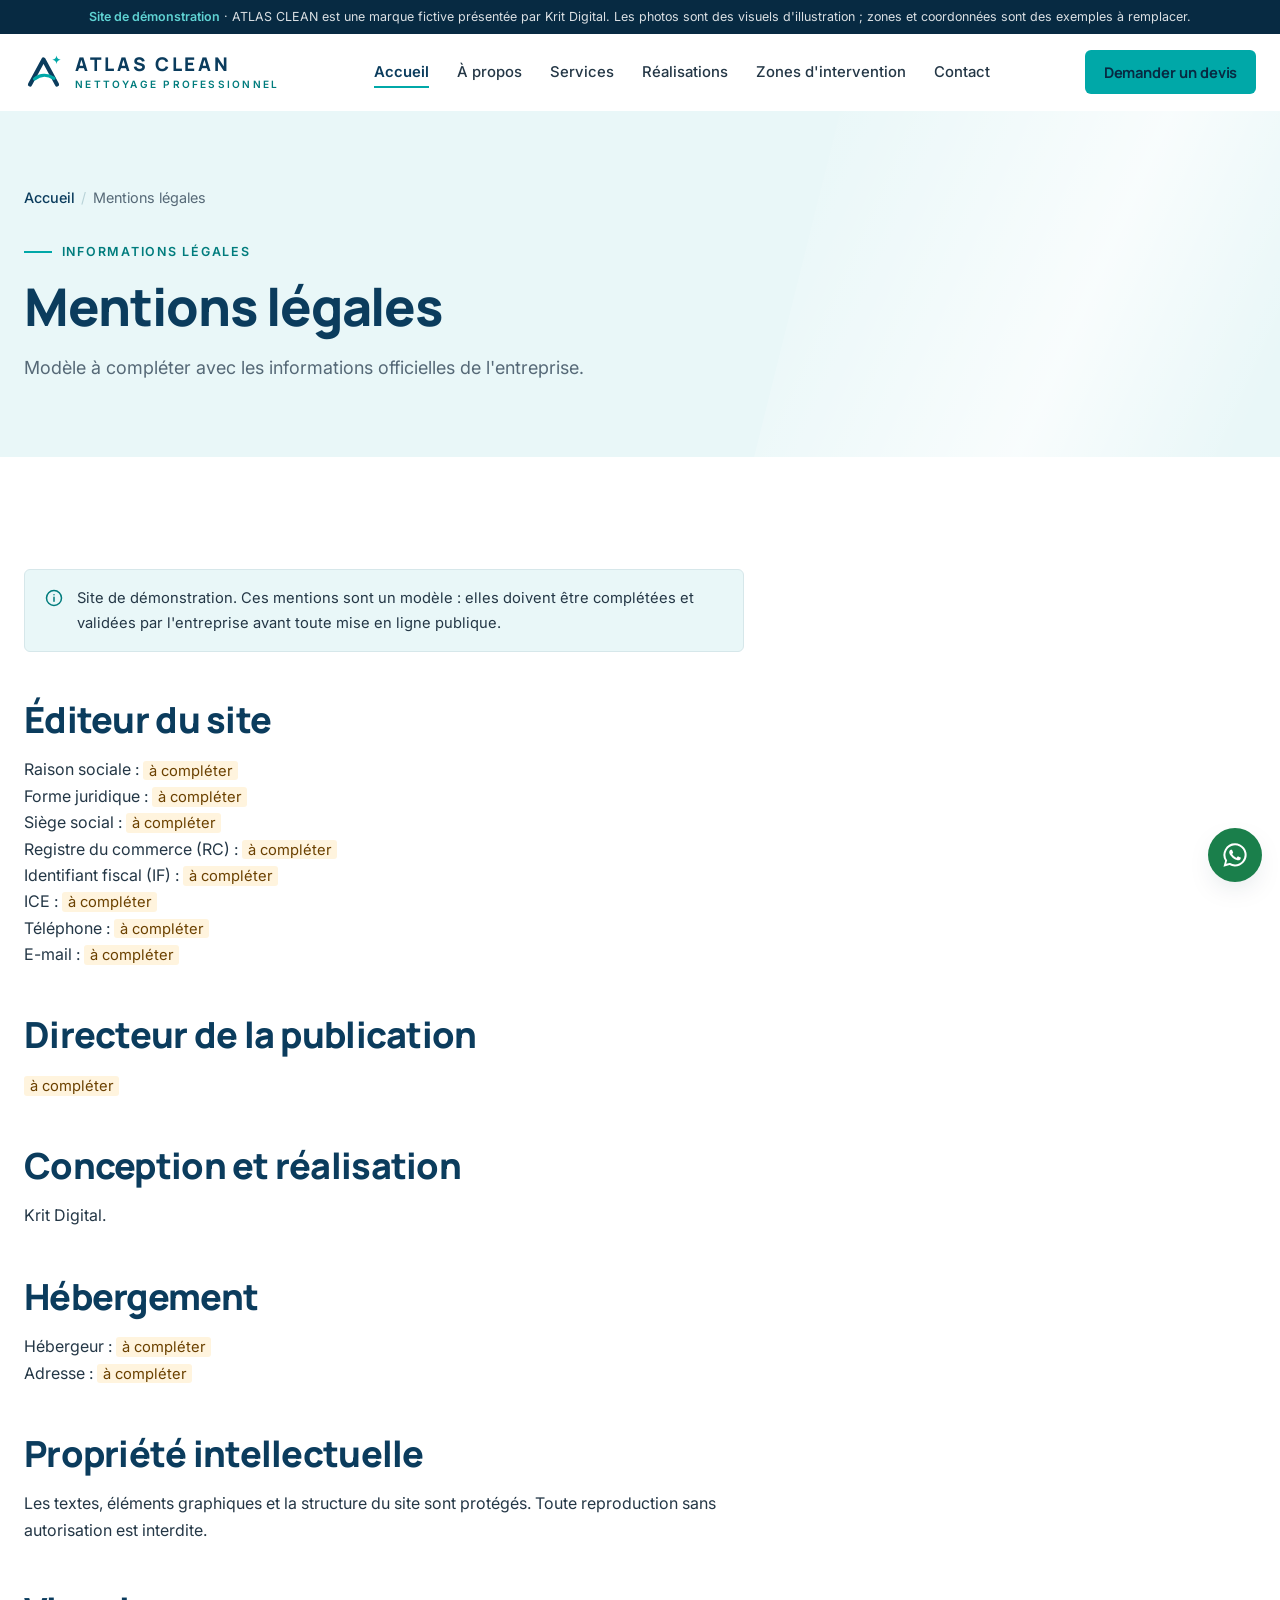
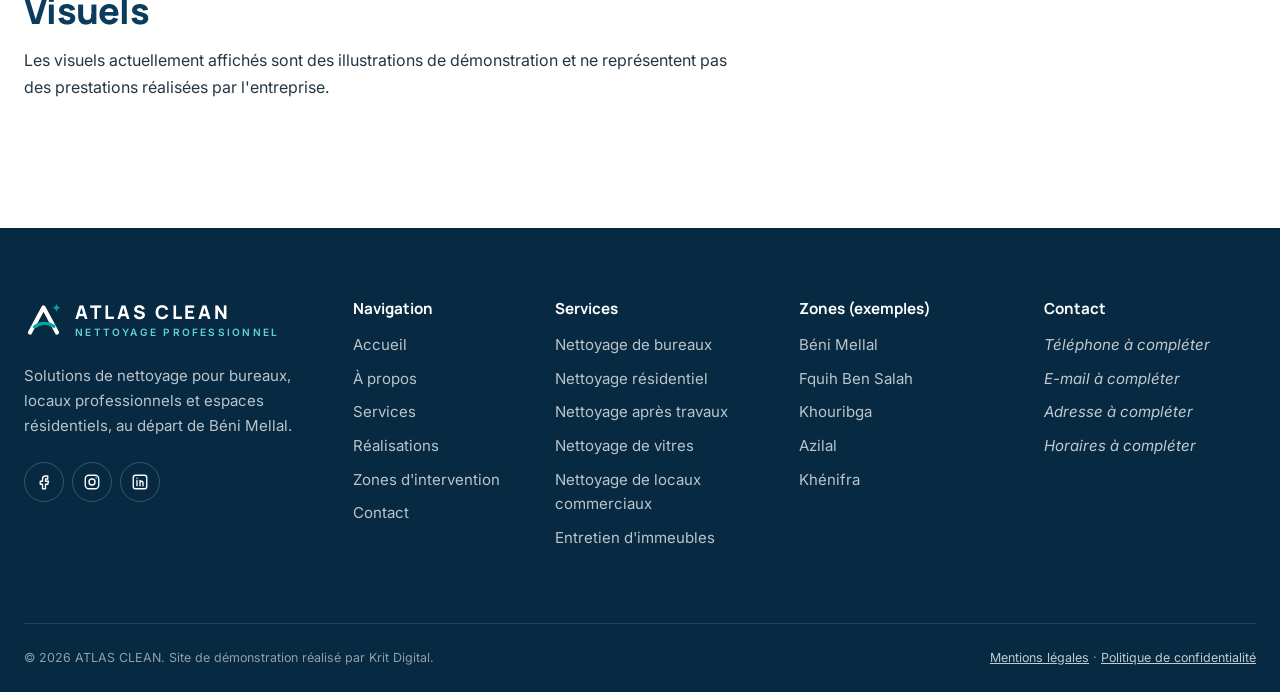
<file: mentions-legales/index.html>
<!doctype html>
<html lang="fr" class="no-js">
<head>
  <meta charset="utf-8">
  <meta name="viewport" content="width=device-width, initial-scale=1, viewport-fit=cover">
  <title>Mentions légales — ATLAS CLEAN</title>
  <meta name="description" content="Mentions légales du site ATLAS CLEAN (modèle à compléter).">
  <meta name="robots" content="noindex, nofollow">
  <meta name="theme-color" content="#0B3C5D">
  <meta property="og:type" content="website">
  <meta property="og:locale" content="fr_MA">
  <meta property="og:site_name" content="ATLAS CLEAN">
  <meta property="og:title" content="Mentions légales — ATLAS CLEAN">
  <meta property="og:description" content="Mentions légales du site ATLAS CLEAN (modèle à compléter).">
  <link rel="icon" href="../assets/img/favicon.svg" type="image/svg+xml">
  <link rel="preconnect" href="https://fonts.googleapis.com">
  <link rel="preconnect" href="https://fonts.gstatic.com" crossorigin>
  <link rel="stylesheet" href="https://fonts.googleapis.com/css2?family=Inter:wght@400;500;600&amp;family=Manrope:wght@600;700;800&amp;display=swap">
  <link rel="stylesheet" href="../assets/css/style.css">
  <script src="../assets/js/config.js"></script>
  <script src="../assets/js/main.js" defer></script>
</head>
<body>
<a class="skip-link" href="#main">Aller au contenu</a>
<div class="demo-bar" role="note"><strong>Site de démonstration</strong> · ATLAS CLEAN est une marque fictive présentée par Krit Digital. Les photos sont des visuels d'illustration ; zones et coordonnées sont des exemples à remplacer.</div>
<header class="site-header">
  <div class="container header-inner">
    <a class="brand " href="../" aria-label="ATLAS CLEAN, retour à l'accueil"><svg class="brand-mark" viewBox="0 0 40 40" aria-hidden="true"><path d="M6 32.5 19.5 7.5 33 32.5" fill="none" stroke="currentColor" stroke-width="4.2" stroke-linejoin="round" stroke-linecap="round"/><path d="M10.5 27c5.6-4.6 13-5 19.5-.6" fill="none" stroke="#00A8A8" stroke-width="3.2" stroke-linecap="round"/><path d="M32.5 3.5c.4 2.6 1.6 3.8 4.2 4.2-2.6.4-3.8 1.6-4.2 4.2-.4-2.6-1.6-3.8-4.2-4.2 2.6-.4 3.8-1.6 4.2-4.2z" fill="#00A8A8"/></svg><span class="brand-text"><span class="brand-name" data-cfg="company-name">ATLAS CLEAN</span><span class="brand-tag">Nettoyage Professionnel</span></span></a>
    <nav class="nav" aria-label="Navigation principale"><ul class="nav-list"><li><a class="nav-link" href="../" aria-current="page">Accueil</a></li><li><a class="nav-link" href="../a-propos/">À propos</a></li><li><a class="nav-link" href="../services/">Services</a></li><li><a class="nav-link" href="../realisations/">Réalisations</a></li><li><a class="nav-link" href="../zones-d-intervention/">Zones d&#x27;intervention</a></li><li><a class="nav-link" href="../contact/">Contact</a></li></ul></nav>
    <a class="btn btn--sm header-cta" href="../contact/#devis">Demander un devis</a>
    <button class="menu-toggle" type="button" aria-expanded="false" aria-controls="mobile-menu" aria-label="Ouvrir le menu"><span></span></button>
  </div>
</header>
<div class="mobile-menu" id="mobile-menu" aria-hidden="true" role="dialog" aria-modal="true" aria-label="Menu">
  <div class="mobile-menu-top"><a class="brand " href="../" aria-label="ATLAS CLEAN, retour à l'accueil"><svg class="brand-mark" viewBox="0 0 40 40" aria-hidden="true"><path d="M6 32.5 19.5 7.5 33 32.5" fill="none" stroke="currentColor" stroke-width="4.2" stroke-linejoin="round" stroke-linecap="round"/><path d="M10.5 27c5.6-4.6 13-5 19.5-.6" fill="none" stroke="#00A8A8" stroke-width="3.2" stroke-linecap="round"/><path d="M32.5 3.5c.4 2.6 1.6 3.8 4.2 4.2-2.6.4-3.8 1.6-4.2 4.2-.4-2.6-1.6-3.8-4.2-4.2 2.6-.4 3.8-1.6 4.2-4.2z" fill="#00A8A8"/></svg><span class="brand-text"><span class="brand-name" data-cfg="company-name">ATLAS CLEAN</span><span class="brand-tag">Nettoyage Professionnel</span></span></a><button class="mobile-close" type="button" data-close-menu aria-label="Fermer le menu"><svg viewBox="0 0 24 24" fill="none" stroke="currentColor" stroke-width="1.8" stroke-linecap="round" stroke-linejoin="round" aria-hidden="true"><path d="M6 6l12 12M18 6 6 18"/></svg></button></div>
  <nav aria-label="Navigation mobile"><ul class="mobile-nav"><li><a href="../" aria-current="page">Accueil<svg viewBox="0 0 24 24" fill="none" stroke="currentColor" stroke-width="1.8" stroke-linecap="round" stroke-linejoin="round" aria-hidden="true"><path d="m9 6 6 6-6 6"/></svg></a></li><li><a href="../a-propos/">À propos<svg viewBox="0 0 24 24" fill="none" stroke="currentColor" stroke-width="1.8" stroke-linecap="round" stroke-linejoin="round" aria-hidden="true"><path d="m9 6 6 6-6 6"/></svg></a></li><li><a href="../services/">Services<svg viewBox="0 0 24 24" fill="none" stroke="currentColor" stroke-width="1.8" stroke-linecap="round" stroke-linejoin="round" aria-hidden="true"><path d="m9 6 6 6-6 6"/></svg></a></li><li><a href="../realisations/">Réalisations<svg viewBox="0 0 24 24" fill="none" stroke="currentColor" stroke-width="1.8" stroke-linecap="round" stroke-linejoin="round" aria-hidden="true"><path d="m9 6 6 6-6 6"/></svg></a></li><li><a href="../zones-d-intervention/">Zones d&#x27;intervention<svg viewBox="0 0 24 24" fill="none" stroke="currentColor" stroke-width="1.8" stroke-linecap="round" stroke-linejoin="round" aria-hidden="true"><path d="m9 6 6 6-6 6"/></svg></a></li><li><a href="../contact/">Contact<svg viewBox="0 0 24 24" fill="none" stroke="currentColor" stroke-width="1.8" stroke-linecap="round" stroke-linejoin="round" aria-hidden="true"><path d="m9 6 6 6-6 6"/></svg></a></li></ul></nav>
  <div class="mobile-menu-foot">
    <a class="btn btn--block" href="../contact/#devis">Demander un devis <svg viewBox="0 0 24 24" fill="none" stroke="currentColor" stroke-width="1.8" stroke-linecap="round" stroke-linejoin="round" aria-hidden="true"><path d="M5 12h14M13 6l6 6-6 6"/></svg></a>
    <button class="btn btn--wa btn--block" type="button" data-wa><svg viewBox="0 0 24 24" aria-hidden="true" fill="currentColor"><path d="M12.04 2a9.9 9.9 0 0 0-8.5 15l-1.4 5 5.2-1.4A9.9 9.9 0 1 0 12.04 2zm0 18.1a8.2 8.2 0 0 1-4.2-1.15l-.3-.18-3.1.8.83-3-.2-.31a8.2 8.2 0 1 1 6.97 3.84zm4.5-6.1c-.25-.12-1.46-.72-1.69-.8-.23-.08-.39-.12-.56.12-.16.25-.64.8-.79.97-.14.16-.29.18-.54.06a6.7 6.7 0 0 1-3.3-2.9c-.25-.43.25-.4.71-1.33.08-.16.04-.31-.02-.43l-.76-1.83c-.2-.48-.4-.41-.56-.42h-.47a.9.9 0 0 0-.65.3 2.7 2.7 0 0 0-.85 2.02 4.7 4.7 0 0 0 1 2.5 10.8 10.8 0 0 0 4.13 3.65c1.54.66 2.14.72 2.91.6.47-.07 1.46-.6 1.66-1.17.2-.58.2-1.07.15-1.17-.06-.11-.22-.17-.47-.29z"/></svg> Écrire sur WhatsApp</button>
  </div>
</div>
<main id="main" tabindex="-1">
<section class="page-hero"><div class="container"><nav class="breadcrumb" aria-label="Fil d'Ariane"><ol><li><a href="../">Accueil</a></li><li aria-current="page">Mentions légales</li></ol></nav><span class="eyebrow">Informations légales</span><h1>Mentions légales</h1><p class="lead">Modèle à compléter avec les informations officielles de l&#x27;entreprise.</p></div></section><section class="section"><div class="container"><div class="prose">
<div class="notice" style="margin-bottom:2rem"><svg viewBox="0 0 24 24" fill="none" stroke="currentColor" stroke-width="1.8" stroke-linecap="round" stroke-linejoin="round" aria-hidden="true"><circle cx="12" cy="12" r="9"/><path d="M12 11v5M12 8h.01"/></svg><span>Site de démonstration. Ces mentions sont un modèle : elles doivent être complétées et validées par l'entreprise avant toute mise en ligne publique.</span></div>
<h2>Éditeur du site</h2><p>Raison sociale : <span class="todo">à compléter</span><br>Forme juridique : <span class="todo">à compléter</span><br>Siège social : <span class="todo">à compléter</span><br>Registre du commerce (RC) : <span class="todo">à compléter</span><br>Identifiant fiscal (IF) : <span class="todo">à compléter</span><br>ICE : <span class="todo">à compléter</span><br>Téléphone : <span class="todo">à compléter</span><br>E-mail : <span class="todo">à compléter</span></p>
<h2>Directeur de la publication</h2><p><span class="todo">à compléter</span></p>
<h2>Conception et réalisation</h2><p>Krit Digital.</p>
<h2>Hébergement</h2><p>Hébergeur : <span class="todo">à compléter</span><br>Adresse : <span class="todo">à compléter</span></p>
<h2>Propriété intellectuelle</h2><p>Les textes, éléments graphiques et la structure du site sont protégés. Toute reproduction sans autorisation est interdite.</p>
<h2>Visuels</h2><p>Les visuels actuellement affichés sont des illustrations de démonstration et ne représentent pas des prestations réalisées par l'entreprise.</p>
</div></div></section>
</main>
<footer class="site-footer">
  <div class="container">
    <div class="footer-grid">
      <div>
        <a class="brand " href="../" aria-label="ATLAS CLEAN, retour à l'accueil"><svg class="brand-mark" viewBox="0 0 40 40" aria-hidden="true"><path d="M6 32.5 19.5 7.5 33 32.5" fill="none" stroke="currentColor" stroke-width="4.2" stroke-linejoin="round" stroke-linecap="round"/><path d="M10.5 27c5.6-4.6 13-5 19.5-.6" fill="none" stroke="#00A8A8" stroke-width="3.2" stroke-linecap="round"/><path d="M32.5 3.5c.4 2.6 1.6 3.8 4.2 4.2-2.6.4-3.8 1.6-4.2 4.2-.4-2.6-1.6-3.8-4.2-4.2 2.6-.4 3.8-1.6 4.2-4.2z" fill="#00A8A8"/></svg><span class="brand-text"><span class="brand-name" data-cfg="company-name">ATLAS CLEAN</span><span class="brand-tag">Nettoyage Professionnel</span></span></a>
        <p class="footer-about">Solutions de nettoyage pour bureaux, locaux professionnels et espaces résidentiels, au départ de Béni Mellal.</p>
        <div class="socials">
          <a data-social="facebook" aria-label="Facebook"><svg viewBox="0 0 24 24" fill="none" stroke="currentColor" stroke-width="1.8" stroke-linecap="round" stroke-linejoin="round" aria-hidden="true"><path d="M14 8h3V4h-3a4 4 0 0 0-4 4v3H7v4h3v6h4v-6h3l1-4h-4V8.5a.5.5 0 0 1 .5-.5z"/></svg></a>
          <a data-social="instagram" aria-label="Instagram"><svg viewBox="0 0 24 24" fill="none" stroke="currentColor" stroke-width="1.8" stroke-linecap="round" stroke-linejoin="round" aria-hidden="true"><rect x="3" y="3" width="18" height="18" rx="5"/><circle cx="12" cy="12" r="4"/><path d="M17.5 6.5h.01"/></svg></a>
          <a data-social="linkedin" aria-label="LinkedIn"><svg viewBox="0 0 24 24" fill="none" stroke="currentColor" stroke-width="1.8" stroke-linecap="round" stroke-linejoin="round" aria-hidden="true"><rect x="3" y="3" width="18" height="18" rx="3"/><path d="M8 10v7M8 7h.01M12 17v-4a2 2 0 0 1 4 0v4M12 10v7"/></svg></a>
        </div>
      </div>
      <div><h2 class="footer-title">Navigation</h2><ul class="footer-links"><li><a href="../">Accueil</a></li><li><a href="../a-propos/">À propos</a></li><li><a href="../services/">Services</a></li><li><a href="../realisations/">Réalisations</a></li><li><a href="../zones-d-intervention/">Zones d&#x27;intervention</a></li><li><a href="../contact/">Contact</a></li></ul></div>
      <div><h2 class="footer-title">Services</h2><ul class="footer-links"><li><a href="../services/nettoyage-de-bureaux/">Nettoyage de bureaux</a></li><li><a href="../services/nettoyage-residentiel/">Nettoyage résidentiel</a></li><li><a href="../services/nettoyage-apres-travaux/">Nettoyage après travaux</a></li><li><a href="../services/#vitres">Nettoyage de vitres</a></li><li><a href="../services/#commerciaux">Nettoyage de locaux commerciaux</a></li><li><a href="../services/#immeubles">Entretien d&#x27;immeubles</a></li></ul></div>
      <div><h2 class="footer-title">Zones (exemples)</h2><ul class="footer-links"><li>Béni Mellal</li><li>Fquih Ben Salah</li><li>Khouribga</li><li>Azilal</li><li>Khénifra</li></ul></div>
      <div><h2 class="footer-title">Contact</h2>
        <ul class="footer-links">
          <li><a data-cfg-href="phone"><span data-cfg="phone" data-placeholder="Téléphone à compléter">Téléphone à compléter</span></a></li>
          <li><a data-cfg-href="email"><span data-cfg="email" data-placeholder="E-mail à compléter">E-mail à compléter</span></a></li>
          <li><span data-cfg="address" data-placeholder="Adresse à compléter">Adresse à compléter</span></li>
          <li><span data-cfg="hours" data-placeholder="Horaires à compléter">Horaires à compléter</span></li>
        </ul>
      </div>
    </div>
    <div class="footer-bottom">
      <p>© <span data-year>2026</span> <span data-cfg="company-name">ATLAS CLEAN</span>. Site de démonstration réalisé par Krit Digital.</p>
      <p><a href="../mentions-legales/">Mentions légales</a> · <a href="../politique-de-confidentialite/">Politique de confidentialité</a></p>
    </div>
  </div>
</footer>
<button class="to-top" type="button" aria-label="Revenir en haut de la page"><svg viewBox="0 0 24 24" fill="none" stroke="currentColor" stroke-width="1.8" stroke-linecap="round" stroke-linejoin="round" aria-hidden="true"><path d="M12 19V5M6 11l6-6 6 6"/></svg></button>
<button class="fab-wa" type="button" data-wa aria-label="Demander un devis sur WhatsApp"><svg viewBox="0 0 24 24" aria-hidden="true" fill="currentColor"><path d="M12.04 2a9.9 9.9 0 0 0-8.5 15l-1.4 5 5.2-1.4A9.9 9.9 0 1 0 12.04 2zm0 18.1a8.2 8.2 0 0 1-4.2-1.15l-.3-.18-3.1.8.83-3-.2-.31a8.2 8.2 0 1 1 6.97 3.84zm4.5-6.1c-.25-.12-1.46-.72-1.69-.8-.23-.08-.39-.12-.56.12-.16.25-.64.8-.79.97-.14.16-.29.18-.54.06a6.7 6.7 0 0 1-3.3-2.9c-.25-.43.25-.4.71-1.33.08-.16.04-.31-.02-.43l-.76-1.83c-.2-.48-.4-.41-.56-.42h-.47a.9.9 0 0 0-.65.3 2.7 2.7 0 0 0-.85 2.02 4.7 4.7 0 0 0 1 2.5 10.8 10.8 0 0 0 4.13 3.65c1.54.66 2.14.72 2.91.6.47-.07 1.46-.6 1.66-1.17.2-.58.2-1.07.15-1.17-.06-.11-.22-.17-.47-.29z"/></svg></button>
<dialog class="modal" id="wa-modal" aria-labelledby="wa-modal-title">
  <div class="modal-inner">
    <div class="modal-head">
      <div><span class="modal-badge">Mode démonstration</span><h2 id="wa-modal-title">Aperçu de votre message WhatsApp</h2></div>
      <button class="modal-close" type="button" data-modal-close aria-label="Fermer"><svg viewBox="0 0 24 24" fill="none" stroke="currentColor" stroke-width="1.8" stroke-linecap="round" stroke-linejoin="round" aria-hidden="true"><path d="M6 6l12 12M18 6 6 18"/></svg></button>
    </div>
    <p>Aucun numéro WhatsApp n'est encore configuré sur ce site de démonstration : <strong>aucune demande n'a été envoyée</strong>. Une fois le numéro de l'entreprise renseigné, ce message s'ouvrira directement dans WhatsApp.</p>
    <pre></pre>
    <div class="modal-actions">
      <button class="btn btn--navy btn--sm" type="button" data-copy><svg viewBox="0 0 24 24" fill="none" stroke="currentColor" stroke-width="1.8" stroke-linecap="round" stroke-linejoin="round" aria-hidden="true"><rect x="9" y="9" width="11" height="11" rx="2"/><path d="M5 15V5a2 2 0 0 1 2-2h8"/></svg><span>Copier le message</span></button>
      <button class="btn btn--ghost btn--sm" type="button" data-modal-close>Fermer</button>
    </div>
  </div>
</dialog>
</body>
</html>
</file>
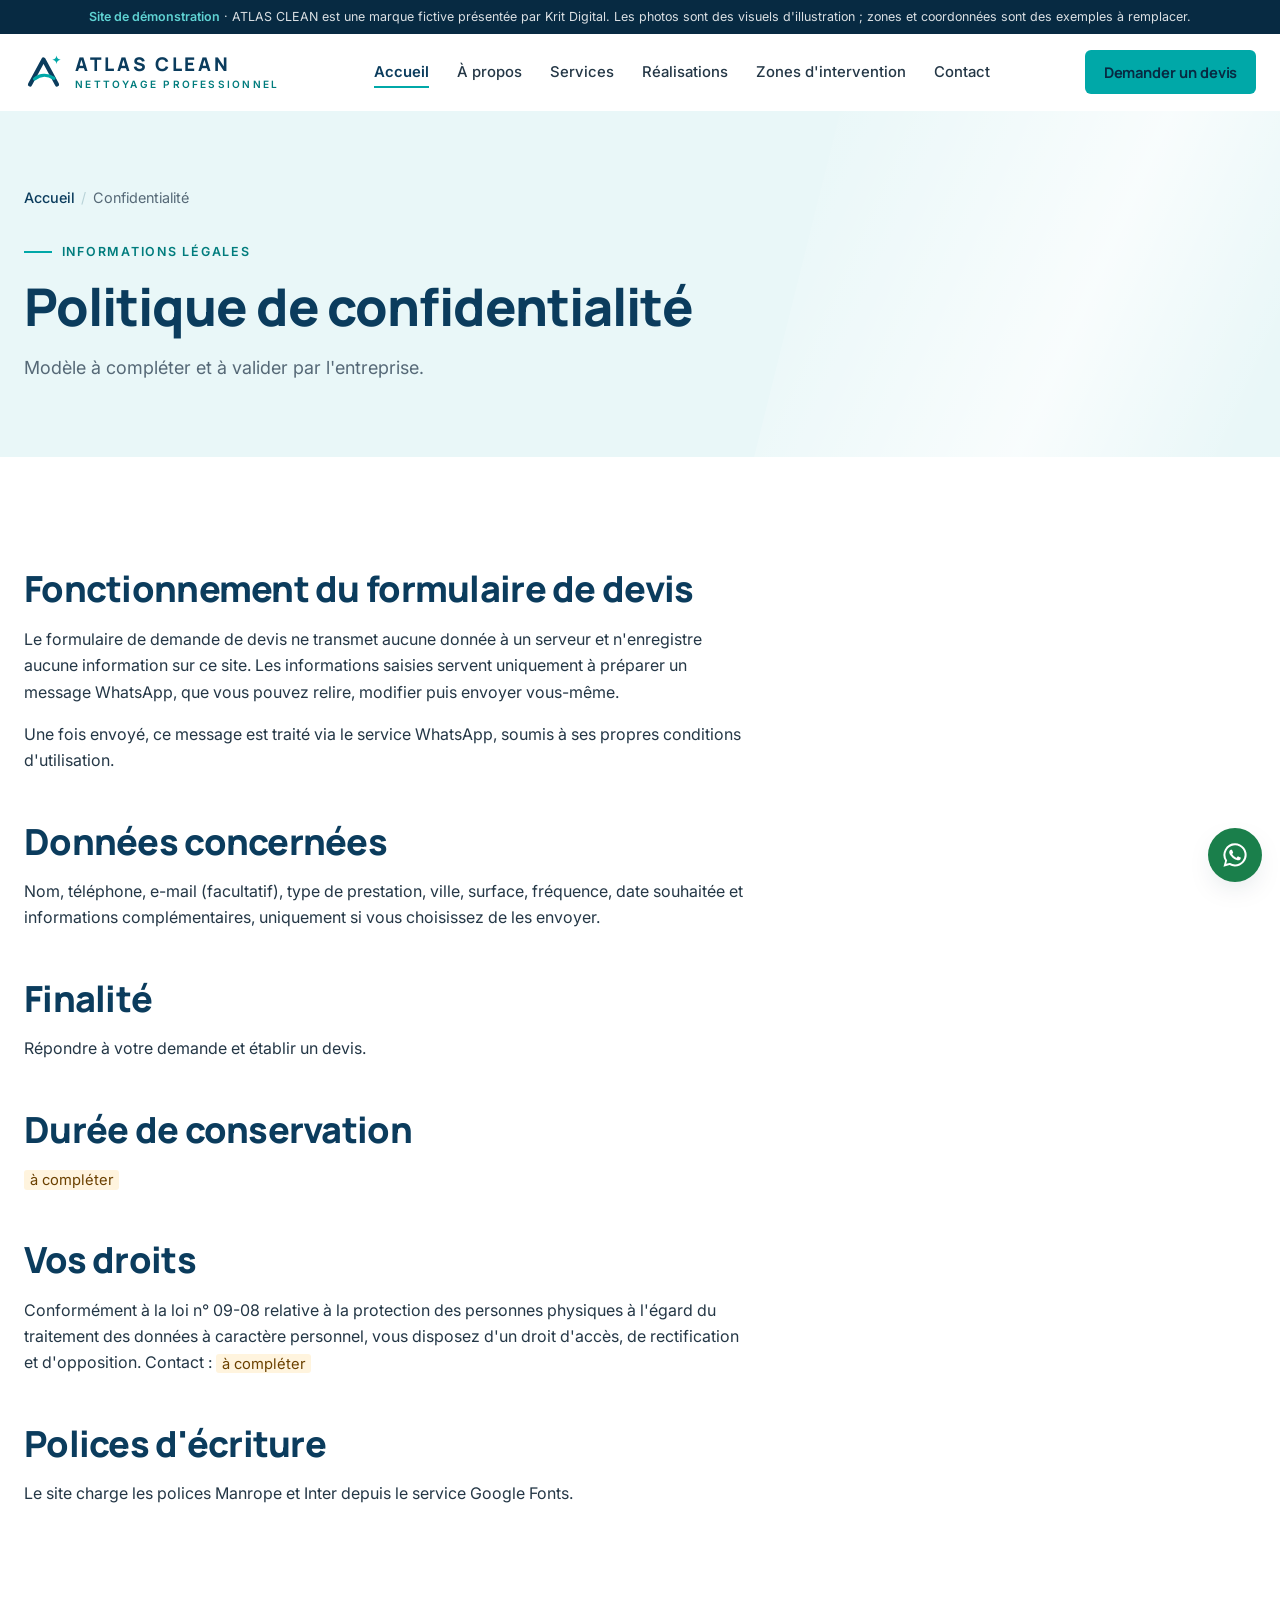
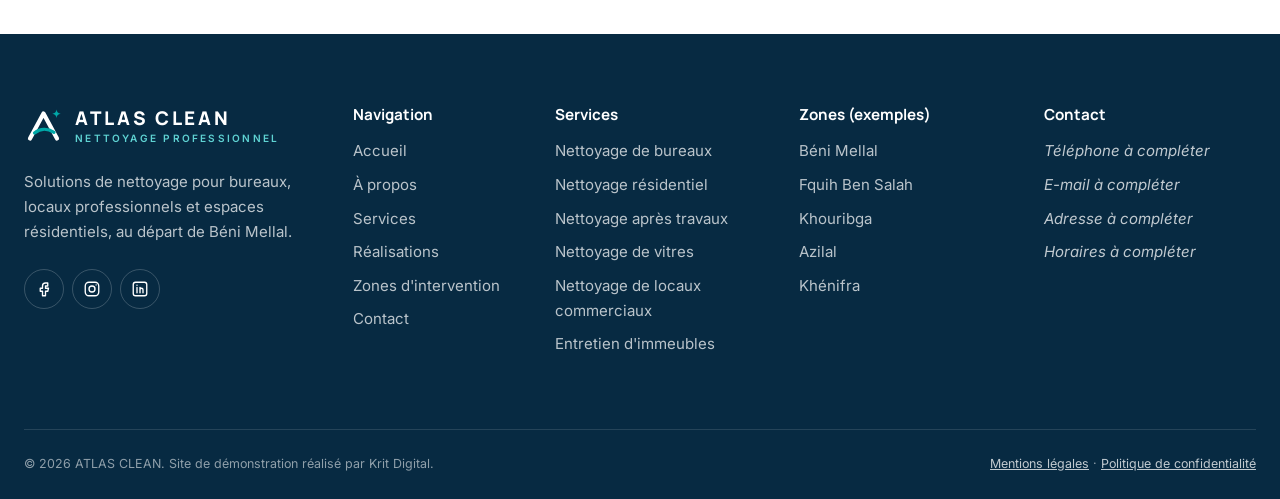
<file: politique-de-confidentialite/index.html>
<!doctype html>
<html lang="fr" class="no-js">
<head>
  <meta charset="utf-8">
  <meta name="viewport" content="width=device-width, initial-scale=1, viewport-fit=cover">
  <title>Politique de confidentialité — ATLAS CLEAN</title>
  <meta name="description" content="Comment le site ATLAS CLEAN traite les informations du formulaire de devis (modèle à compléter).">
  <meta name="robots" content="noindex, nofollow">
  <meta name="theme-color" content="#0B3C5D">
  <meta property="og:type" content="website">
  <meta property="og:locale" content="fr_MA">
  <meta property="og:site_name" content="ATLAS CLEAN">
  <meta property="og:title" content="Politique de confidentialité — ATLAS CLEAN">
  <meta property="og:description" content="Comment le site ATLAS CLEAN traite les informations du formulaire de devis (modèle à compléter).">
  <link rel="icon" href="../assets/img/favicon.svg" type="image/svg+xml">
  <link rel="preconnect" href="https://fonts.googleapis.com">
  <link rel="preconnect" href="https://fonts.gstatic.com" crossorigin>
  <link rel="stylesheet" href="https://fonts.googleapis.com/css2?family=Inter:wght@400;500;600&amp;family=Manrope:wght@600;700;800&amp;display=swap">
  <link rel="stylesheet" href="../assets/css/style.css">
  <script src="../assets/js/config.js"></script>
  <script src="../assets/js/main.js" defer></script>
</head>
<body>
<a class="skip-link" href="#main">Aller au contenu</a>
<div class="demo-bar" role="note"><strong>Site de démonstration</strong> · ATLAS CLEAN est une marque fictive présentée par Krit Digital. Les photos sont des visuels d'illustration ; zones et coordonnées sont des exemples à remplacer.</div>
<header class="site-header">
  <div class="container header-inner">
    <a class="brand " href="../" aria-label="ATLAS CLEAN, retour à l'accueil"><svg class="brand-mark" viewBox="0 0 40 40" aria-hidden="true"><path d="M6 32.5 19.5 7.5 33 32.5" fill="none" stroke="currentColor" stroke-width="4.2" stroke-linejoin="round" stroke-linecap="round"/><path d="M10.5 27c5.6-4.6 13-5 19.5-.6" fill="none" stroke="#00A8A8" stroke-width="3.2" stroke-linecap="round"/><path d="M32.5 3.5c.4 2.6 1.6 3.8 4.2 4.2-2.6.4-3.8 1.6-4.2 4.2-.4-2.6-1.6-3.8-4.2-4.2 2.6-.4 3.8-1.6 4.2-4.2z" fill="#00A8A8"/></svg><span class="brand-text"><span class="brand-name" data-cfg="company-name">ATLAS CLEAN</span><span class="brand-tag">Nettoyage Professionnel</span></span></a>
    <nav class="nav" aria-label="Navigation principale"><ul class="nav-list"><li><a class="nav-link" href="../" aria-current="page">Accueil</a></li><li><a class="nav-link" href="../a-propos/">À propos</a></li><li><a class="nav-link" href="../services/">Services</a></li><li><a class="nav-link" href="../realisations/">Réalisations</a></li><li><a class="nav-link" href="../zones-d-intervention/">Zones d&#x27;intervention</a></li><li><a class="nav-link" href="../contact/">Contact</a></li></ul></nav>
    <a class="btn btn--sm header-cta" href="../contact/#devis">Demander un devis</a>
    <button class="menu-toggle" type="button" aria-expanded="false" aria-controls="mobile-menu" aria-label="Ouvrir le menu"><span></span></button>
  </div>
</header>
<div class="mobile-menu" id="mobile-menu" aria-hidden="true" role="dialog" aria-modal="true" aria-label="Menu">
  <div class="mobile-menu-top"><a class="brand " href="../" aria-label="ATLAS CLEAN, retour à l'accueil"><svg class="brand-mark" viewBox="0 0 40 40" aria-hidden="true"><path d="M6 32.5 19.5 7.5 33 32.5" fill="none" stroke="currentColor" stroke-width="4.2" stroke-linejoin="round" stroke-linecap="round"/><path d="M10.5 27c5.6-4.6 13-5 19.5-.6" fill="none" stroke="#00A8A8" stroke-width="3.2" stroke-linecap="round"/><path d="M32.5 3.5c.4 2.6 1.6 3.8 4.2 4.2-2.6.4-3.8 1.6-4.2 4.2-.4-2.6-1.6-3.8-4.2-4.2 2.6-.4 3.8-1.6 4.2-4.2z" fill="#00A8A8"/></svg><span class="brand-text"><span class="brand-name" data-cfg="company-name">ATLAS CLEAN</span><span class="brand-tag">Nettoyage Professionnel</span></span></a><button class="mobile-close" type="button" data-close-menu aria-label="Fermer le menu"><svg viewBox="0 0 24 24" fill="none" stroke="currentColor" stroke-width="1.8" stroke-linecap="round" stroke-linejoin="round" aria-hidden="true"><path d="M6 6l12 12M18 6 6 18"/></svg></button></div>
  <nav aria-label="Navigation mobile"><ul class="mobile-nav"><li><a href="../" aria-current="page">Accueil<svg viewBox="0 0 24 24" fill="none" stroke="currentColor" stroke-width="1.8" stroke-linecap="round" stroke-linejoin="round" aria-hidden="true"><path d="m9 6 6 6-6 6"/></svg></a></li><li><a href="../a-propos/">À propos<svg viewBox="0 0 24 24" fill="none" stroke="currentColor" stroke-width="1.8" stroke-linecap="round" stroke-linejoin="round" aria-hidden="true"><path d="m9 6 6 6-6 6"/></svg></a></li><li><a href="../services/">Services<svg viewBox="0 0 24 24" fill="none" stroke="currentColor" stroke-width="1.8" stroke-linecap="round" stroke-linejoin="round" aria-hidden="true"><path d="m9 6 6 6-6 6"/></svg></a></li><li><a href="../realisations/">Réalisations<svg viewBox="0 0 24 24" fill="none" stroke="currentColor" stroke-width="1.8" stroke-linecap="round" stroke-linejoin="round" aria-hidden="true"><path d="m9 6 6 6-6 6"/></svg></a></li><li><a href="../zones-d-intervention/">Zones d&#x27;intervention<svg viewBox="0 0 24 24" fill="none" stroke="currentColor" stroke-width="1.8" stroke-linecap="round" stroke-linejoin="round" aria-hidden="true"><path d="m9 6 6 6-6 6"/></svg></a></li><li><a href="../contact/">Contact<svg viewBox="0 0 24 24" fill="none" stroke="currentColor" stroke-width="1.8" stroke-linecap="round" stroke-linejoin="round" aria-hidden="true"><path d="m9 6 6 6-6 6"/></svg></a></li></ul></nav>
  <div class="mobile-menu-foot">
    <a class="btn btn--block" href="../contact/#devis">Demander un devis <svg viewBox="0 0 24 24" fill="none" stroke="currentColor" stroke-width="1.8" stroke-linecap="round" stroke-linejoin="round" aria-hidden="true"><path d="M5 12h14M13 6l6 6-6 6"/></svg></a>
    <button class="btn btn--wa btn--block" type="button" data-wa><svg viewBox="0 0 24 24" aria-hidden="true" fill="currentColor"><path d="M12.04 2a9.9 9.9 0 0 0-8.5 15l-1.4 5 5.2-1.4A9.9 9.9 0 1 0 12.04 2zm0 18.1a8.2 8.2 0 0 1-4.2-1.15l-.3-.18-3.1.8.83-3-.2-.31a8.2 8.2 0 1 1 6.97 3.84zm4.5-6.1c-.25-.12-1.46-.72-1.69-.8-.23-.08-.39-.12-.56.12-.16.25-.64.8-.79.97-.14.16-.29.18-.54.06a6.7 6.7 0 0 1-3.3-2.9c-.25-.43.25-.4.71-1.33.08-.16.04-.31-.02-.43l-.76-1.83c-.2-.48-.4-.41-.56-.42h-.47a.9.9 0 0 0-.65.3 2.7 2.7 0 0 0-.85 2.02 4.7 4.7 0 0 0 1 2.5 10.8 10.8 0 0 0 4.13 3.65c1.54.66 2.14.72 2.91.6.47-.07 1.46-.6 1.66-1.17.2-.58.2-1.07.15-1.17-.06-.11-.22-.17-.47-.29z"/></svg> Écrire sur WhatsApp</button>
  </div>
</div>
<main id="main" tabindex="-1">
<section class="page-hero"><div class="container"><nav class="breadcrumb" aria-label="Fil d'Ariane"><ol><li><a href="../">Accueil</a></li><li aria-current="page">Confidentialité</li></ol></nav><span class="eyebrow">Informations légales</span><h1>Politique de confidentialité</h1><p class="lead">Modèle à compléter et à valider par l&#x27;entreprise.</p></div></section><section class="section"><div class="container"><div class="prose">
<h2>Fonctionnement du formulaire de devis</h2>
<p>Le formulaire de demande de devis ne transmet aucune donnée à un serveur et n'enregistre aucune information sur ce site. Les informations saisies servent uniquement à préparer un message WhatsApp, que vous pouvez relire, modifier puis envoyer vous-même.</p>
<p>Une fois envoyé, ce message est traité via le service WhatsApp, soumis à ses propres conditions d'utilisation.</p>
<h2>Données concernées</h2><p>Nom, téléphone, e-mail (facultatif), type de prestation, ville, surface, fréquence, date souhaitée et informations complémentaires, uniquement si vous choisissez de les envoyer.</p>
<h2>Finalité</h2><p>Répondre à votre demande et établir un devis.</p>
<h2>Durée de conservation</h2><p><span class="todo">à compléter</span></p>
<h2>Vos droits</h2><p>Conformément à la loi n° 09-08 relative à la protection des personnes physiques à l'égard du traitement des données à caractère personnel, vous disposez d'un droit d'accès, de rectification et d'opposition. Contact : <span class="todo">à compléter</span></p>
<h2>Polices d'écriture</h2><p>Le site charge les polices Manrope et Inter depuis le service Google Fonts.</p>
</div></div></section>
</main>
<footer class="site-footer">
  <div class="container">
    <div class="footer-grid">
      <div>
        <a class="brand " href="../" aria-label="ATLAS CLEAN, retour à l'accueil"><svg class="brand-mark" viewBox="0 0 40 40" aria-hidden="true"><path d="M6 32.5 19.5 7.5 33 32.5" fill="none" stroke="currentColor" stroke-width="4.2" stroke-linejoin="round" stroke-linecap="round"/><path d="M10.5 27c5.6-4.6 13-5 19.5-.6" fill="none" stroke="#00A8A8" stroke-width="3.2" stroke-linecap="round"/><path d="M32.5 3.5c.4 2.6 1.6 3.8 4.2 4.2-2.6.4-3.8 1.6-4.2 4.2-.4-2.6-1.6-3.8-4.2-4.2 2.6-.4 3.8-1.6 4.2-4.2z" fill="#00A8A8"/></svg><span class="brand-text"><span class="brand-name" data-cfg="company-name">ATLAS CLEAN</span><span class="brand-tag">Nettoyage Professionnel</span></span></a>
        <p class="footer-about">Solutions de nettoyage pour bureaux, locaux professionnels et espaces résidentiels, au départ de Béni Mellal.</p>
        <div class="socials">
          <a data-social="facebook" aria-label="Facebook"><svg viewBox="0 0 24 24" fill="none" stroke="currentColor" stroke-width="1.8" stroke-linecap="round" stroke-linejoin="round" aria-hidden="true"><path d="M14 8h3V4h-3a4 4 0 0 0-4 4v3H7v4h3v6h4v-6h3l1-4h-4V8.5a.5.5 0 0 1 .5-.5z"/></svg></a>
          <a data-social="instagram" aria-label="Instagram"><svg viewBox="0 0 24 24" fill="none" stroke="currentColor" stroke-width="1.8" stroke-linecap="round" stroke-linejoin="round" aria-hidden="true"><rect x="3" y="3" width="18" height="18" rx="5"/><circle cx="12" cy="12" r="4"/><path d="M17.5 6.5h.01"/></svg></a>
          <a data-social="linkedin" aria-label="LinkedIn"><svg viewBox="0 0 24 24" fill="none" stroke="currentColor" stroke-width="1.8" stroke-linecap="round" stroke-linejoin="round" aria-hidden="true"><rect x="3" y="3" width="18" height="18" rx="3"/><path d="M8 10v7M8 7h.01M12 17v-4a2 2 0 0 1 4 0v4M12 10v7"/></svg></a>
        </div>
      </div>
      <div><h2 class="footer-title">Navigation</h2><ul class="footer-links"><li><a href="../">Accueil</a></li><li><a href="../a-propos/">À propos</a></li><li><a href="../services/">Services</a></li><li><a href="../realisations/">Réalisations</a></li><li><a href="../zones-d-intervention/">Zones d&#x27;intervention</a></li><li><a href="../contact/">Contact</a></li></ul></div>
      <div><h2 class="footer-title">Services</h2><ul class="footer-links"><li><a href="../services/nettoyage-de-bureaux/">Nettoyage de bureaux</a></li><li><a href="../services/nettoyage-residentiel/">Nettoyage résidentiel</a></li><li><a href="../services/nettoyage-apres-travaux/">Nettoyage après travaux</a></li><li><a href="../services/#vitres">Nettoyage de vitres</a></li><li><a href="../services/#commerciaux">Nettoyage de locaux commerciaux</a></li><li><a href="../services/#immeubles">Entretien d&#x27;immeubles</a></li></ul></div>
      <div><h2 class="footer-title">Zones (exemples)</h2><ul class="footer-links"><li>Béni Mellal</li><li>Fquih Ben Salah</li><li>Khouribga</li><li>Azilal</li><li>Khénifra</li></ul></div>
      <div><h2 class="footer-title">Contact</h2>
        <ul class="footer-links">
          <li><a data-cfg-href="phone"><span data-cfg="phone" data-placeholder="Téléphone à compléter">Téléphone à compléter</span></a></li>
          <li><a data-cfg-href="email"><span data-cfg="email" data-placeholder="E-mail à compléter">E-mail à compléter</span></a></li>
          <li><span data-cfg="address" data-placeholder="Adresse à compléter">Adresse à compléter</span></li>
          <li><span data-cfg="hours" data-placeholder="Horaires à compléter">Horaires à compléter</span></li>
        </ul>
      </div>
    </div>
    <div class="footer-bottom">
      <p>© <span data-year>2026</span> <span data-cfg="company-name">ATLAS CLEAN</span>. Site de démonstration réalisé par Krit Digital.</p>
      <p><a href="../mentions-legales/">Mentions légales</a> · <a href="../politique-de-confidentialite/">Politique de confidentialité</a></p>
    </div>
  </div>
</footer>
<button class="to-top" type="button" aria-label="Revenir en haut de la page"><svg viewBox="0 0 24 24" fill="none" stroke="currentColor" stroke-width="1.8" stroke-linecap="round" stroke-linejoin="round" aria-hidden="true"><path d="M12 19V5M6 11l6-6 6 6"/></svg></button>
<button class="fab-wa" type="button" data-wa aria-label="Demander un devis sur WhatsApp"><svg viewBox="0 0 24 24" aria-hidden="true" fill="currentColor"><path d="M12.04 2a9.9 9.9 0 0 0-8.5 15l-1.4 5 5.2-1.4A9.9 9.9 0 1 0 12.04 2zm0 18.1a8.2 8.2 0 0 1-4.2-1.15l-.3-.18-3.1.8.83-3-.2-.31a8.2 8.2 0 1 1 6.97 3.84zm4.5-6.1c-.25-.12-1.46-.72-1.69-.8-.23-.08-.39-.12-.56.12-.16.25-.64.8-.79.97-.14.16-.29.18-.54.06a6.7 6.7 0 0 1-3.3-2.9c-.25-.43.25-.4.71-1.33.08-.16.04-.31-.02-.43l-.76-1.83c-.2-.48-.4-.41-.56-.42h-.47a.9.9 0 0 0-.65.3 2.7 2.7 0 0 0-.85 2.02 4.7 4.7 0 0 0 1 2.5 10.8 10.8 0 0 0 4.13 3.65c1.54.66 2.14.72 2.91.6.47-.07 1.46-.6 1.66-1.17.2-.58.2-1.07.15-1.17-.06-.11-.22-.17-.47-.29z"/></svg></button>
<dialog class="modal" id="wa-modal" aria-labelledby="wa-modal-title">
  <div class="modal-inner">
    <div class="modal-head">
      <div><span class="modal-badge">Mode démonstration</span><h2 id="wa-modal-title">Aperçu de votre message WhatsApp</h2></div>
      <button class="modal-close" type="button" data-modal-close aria-label="Fermer"><svg viewBox="0 0 24 24" fill="none" stroke="currentColor" stroke-width="1.8" stroke-linecap="round" stroke-linejoin="round" aria-hidden="true"><path d="M6 6l12 12M18 6 6 18"/></svg></button>
    </div>
    <p>Aucun numéro WhatsApp n'est encore configuré sur ce site de démonstration : <strong>aucune demande n'a été envoyée</strong>. Une fois le numéro de l'entreprise renseigné, ce message s'ouvrira directement dans WhatsApp.</p>
    <pre></pre>
    <div class="modal-actions">
      <button class="btn btn--navy btn--sm" type="button" data-copy><svg viewBox="0 0 24 24" fill="none" stroke="currentColor" stroke-width="1.8" stroke-linecap="round" stroke-linejoin="round" aria-hidden="true"><rect x="9" y="9" width="11" height="11" rx="2"/><path d="M5 15V5a2 2 0 0 1 2-2h8"/></svg><span>Copier le message</span></button>
      <button class="btn btn--ghost btn--sm" type="button" data-modal-close>Fermer</button>
    </div>
  </div>
</dialog>
</body>
</html>
</file>
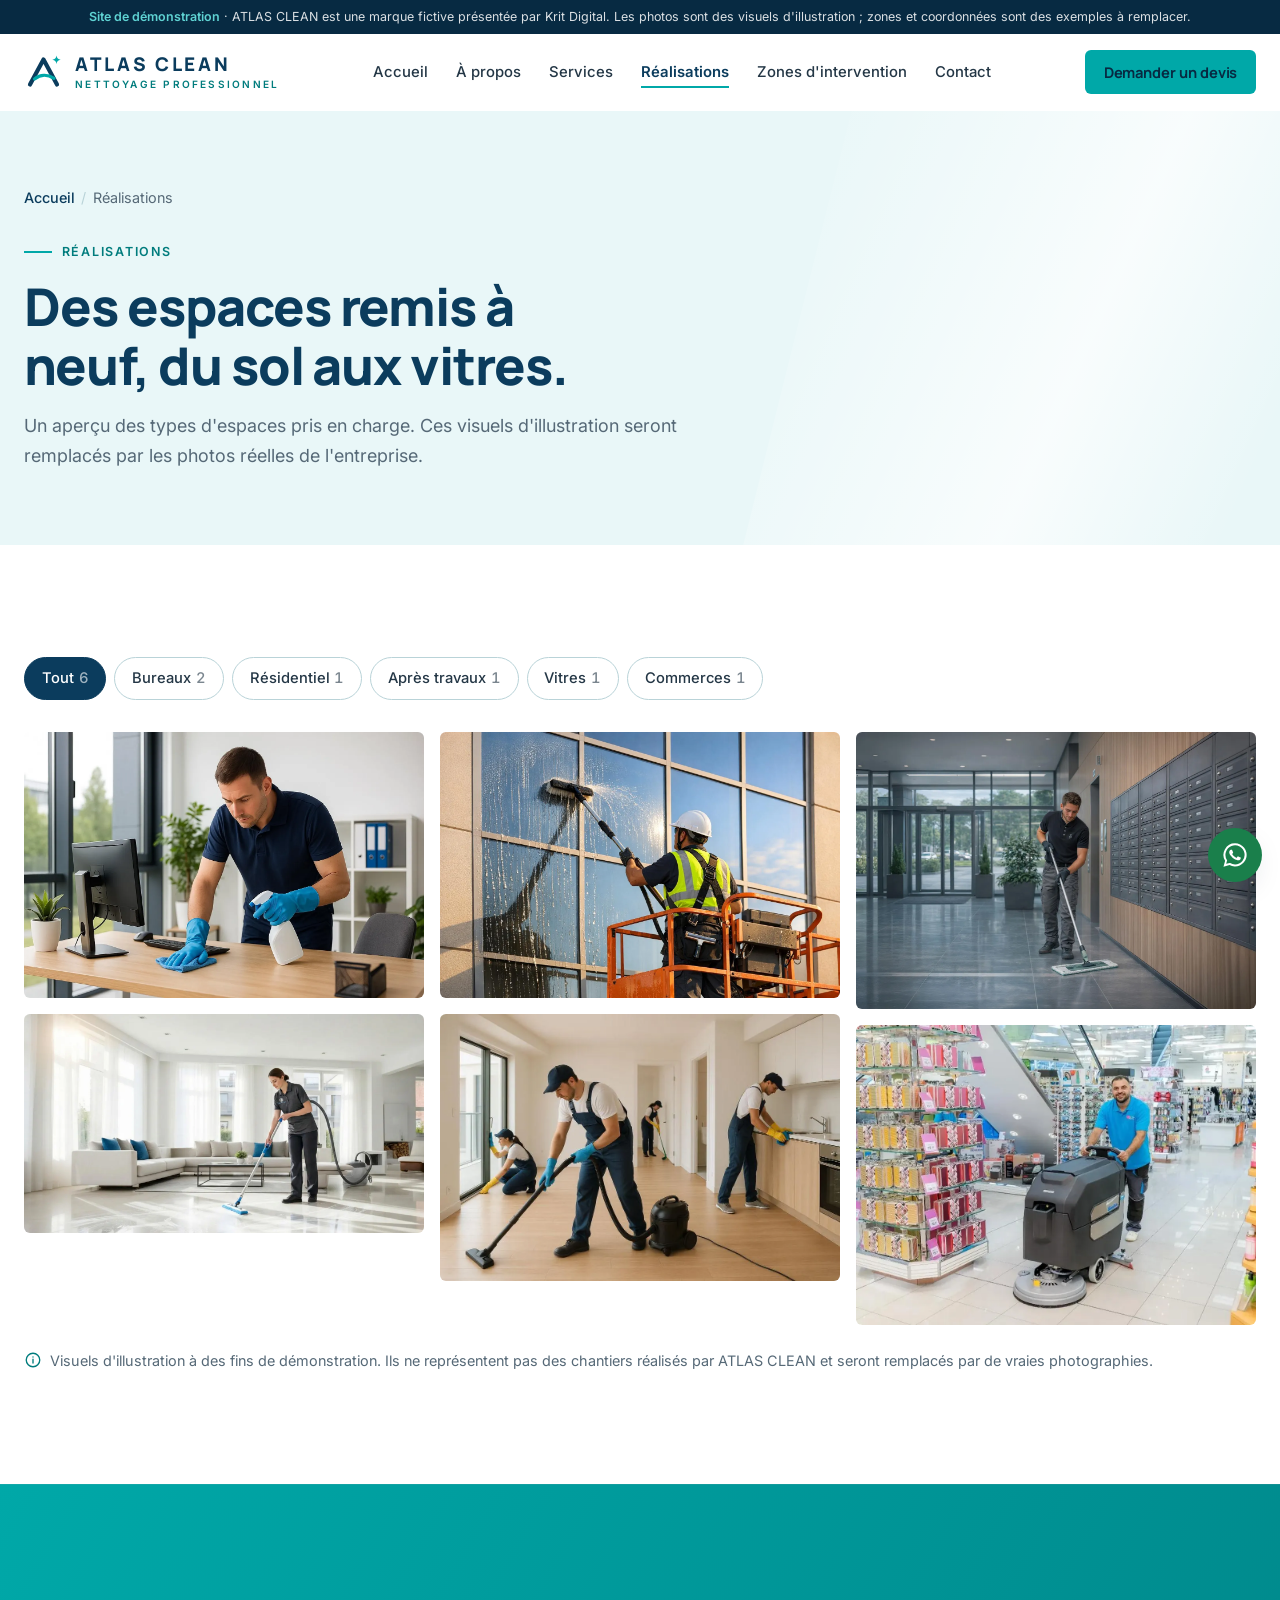
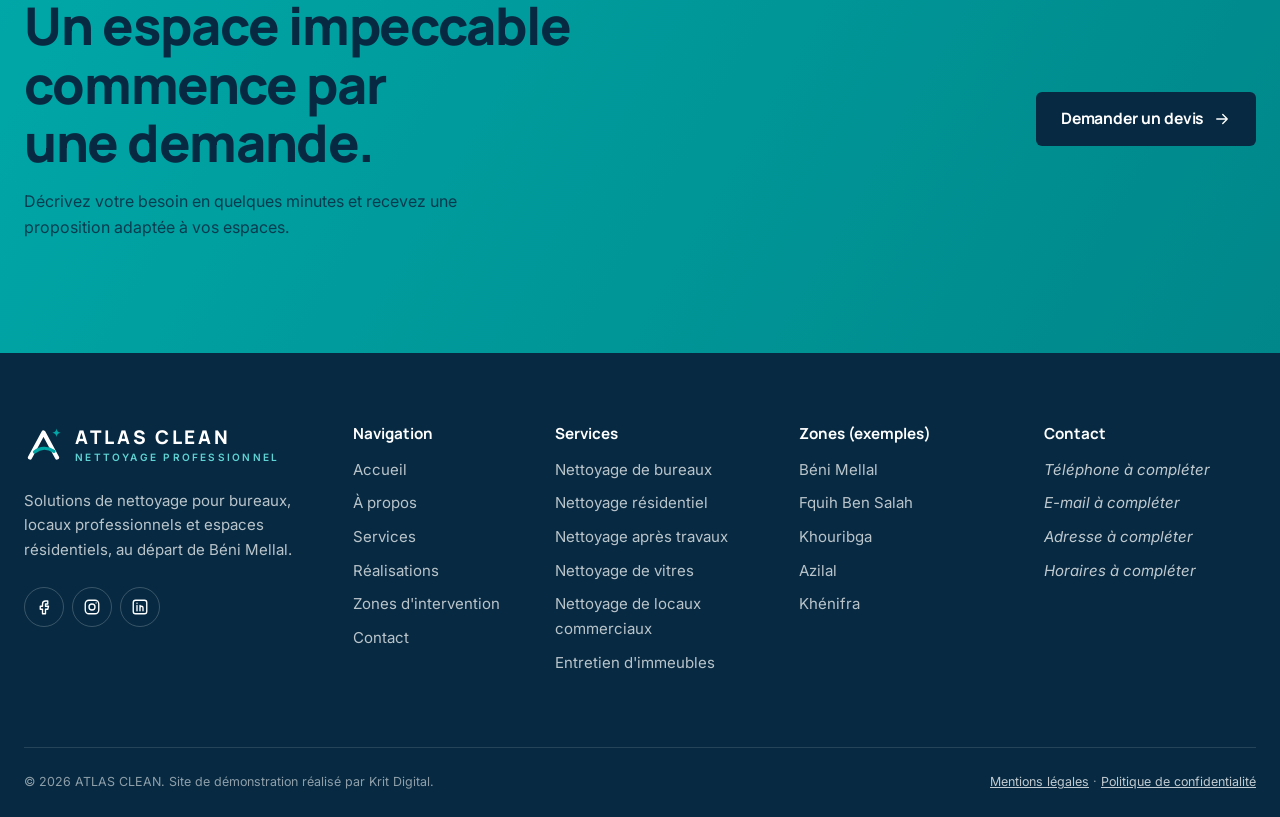
<file: realisations/index.html>
<!doctype html>
<html lang="fr" class="no-js">
<head>
  <meta charset="utf-8">
  <meta name="viewport" content="width=device-width, initial-scale=1, viewport-fit=cover">
  <title>Réalisations — Galerie nettoyage bureaux, résidentiel, vitres | ATLAS CLEAN</title>
  <meta name="description" content="Galerie de démonstration : nettoyage de bureaux, logements, vitres et fins de chantier. Filtrez par catégorie et agrandissez les visuels. (Démonstration)">
  <meta name="robots" content="noindex, nofollow">
  <meta name="theme-color" content="#0B3C5D">
  <meta property="og:type" content="website">
  <meta property="og:locale" content="fr_MA">
  <meta property="og:site_name" content="ATLAS CLEAN">
  <meta property="og:title" content="Réalisations — Galerie nettoyage bureaux, résidentiel, vitres | ATLAS CLEAN">
  <meta property="og:description" content="Galerie de démonstration : nettoyage de bureaux, logements, vitres et fins de chantier. Filtrez par catégorie et agrandissez les visuels. (Démonstration)">
  <link rel="icon" href="../assets/img/favicon.svg" type="image/svg+xml">
  <link rel="preconnect" href="https://fonts.googleapis.com">
  <link rel="preconnect" href="https://fonts.gstatic.com" crossorigin>
  <link rel="stylesheet" href="https://fonts.googleapis.com/css2?family=Inter:wght@400;500;600&amp;family=Manrope:wght@600;700;800&amp;display=swap">
  <link rel="stylesheet" href="../assets/css/style.css">
  <script src="../assets/js/config.js"></script>
  <script src="../assets/js/main.js" defer></script>
</head>
<body>
<a class="skip-link" href="#main">Aller au contenu</a>
<div class="demo-bar" role="note"><strong>Site de démonstration</strong> · ATLAS CLEAN est une marque fictive présentée par Krit Digital. Les photos sont des visuels d'illustration ; zones et coordonnées sont des exemples à remplacer.</div>
<header class="site-header">
  <div class="container header-inner">
    <a class="brand " href="../" aria-label="ATLAS CLEAN, retour à l'accueil"><svg class="brand-mark" viewBox="0 0 40 40" aria-hidden="true"><path d="M6 32.5 19.5 7.5 33 32.5" fill="none" stroke="currentColor" stroke-width="4.2" stroke-linejoin="round" stroke-linecap="round"/><path d="M10.5 27c5.6-4.6 13-5 19.5-.6" fill="none" stroke="#00A8A8" stroke-width="3.2" stroke-linecap="round"/><path d="M32.5 3.5c.4 2.6 1.6 3.8 4.2 4.2-2.6.4-3.8 1.6-4.2 4.2-.4-2.6-1.6-3.8-4.2-4.2 2.6-.4 3.8-1.6 4.2-4.2z" fill="#00A8A8"/></svg><span class="brand-text"><span class="brand-name" data-cfg="company-name">ATLAS CLEAN</span><span class="brand-tag">Nettoyage Professionnel</span></span></a>
    <nav class="nav" aria-label="Navigation principale"><ul class="nav-list"><li><a class="nav-link" href="../">Accueil</a></li><li><a class="nav-link" href="../a-propos/">À propos</a></li><li><a class="nav-link" href="../services/">Services</a></li><li><a class="nav-link" href="../realisations/" aria-current="page">Réalisations</a></li><li><a class="nav-link" href="../zones-d-intervention/">Zones d&#x27;intervention</a></li><li><a class="nav-link" href="../contact/">Contact</a></li></ul></nav>
    <a class="btn btn--sm header-cta" href="../contact/#devis">Demander un devis</a>
    <button class="menu-toggle" type="button" aria-expanded="false" aria-controls="mobile-menu" aria-label="Ouvrir le menu"><span></span></button>
  </div>
</header>
<div class="mobile-menu" id="mobile-menu" aria-hidden="true" role="dialog" aria-modal="true" aria-label="Menu">
  <div class="mobile-menu-top"><a class="brand " href="../" aria-label="ATLAS CLEAN, retour à l'accueil"><svg class="brand-mark" viewBox="0 0 40 40" aria-hidden="true"><path d="M6 32.5 19.5 7.5 33 32.5" fill="none" stroke="currentColor" stroke-width="4.2" stroke-linejoin="round" stroke-linecap="round"/><path d="M10.5 27c5.6-4.6 13-5 19.5-.6" fill="none" stroke="#00A8A8" stroke-width="3.2" stroke-linecap="round"/><path d="M32.5 3.5c.4 2.6 1.6 3.8 4.2 4.2-2.6.4-3.8 1.6-4.2 4.2-.4-2.6-1.6-3.8-4.2-4.2 2.6-.4 3.8-1.6 4.2-4.2z" fill="#00A8A8"/></svg><span class="brand-text"><span class="brand-name" data-cfg="company-name">ATLAS CLEAN</span><span class="brand-tag">Nettoyage Professionnel</span></span></a><button class="mobile-close" type="button" data-close-menu aria-label="Fermer le menu"><svg viewBox="0 0 24 24" fill="none" stroke="currentColor" stroke-width="1.8" stroke-linecap="round" stroke-linejoin="round" aria-hidden="true"><path d="M6 6l12 12M18 6 6 18"/></svg></button></div>
  <nav aria-label="Navigation mobile"><ul class="mobile-nav"><li><a href="../">Accueil<svg viewBox="0 0 24 24" fill="none" stroke="currentColor" stroke-width="1.8" stroke-linecap="round" stroke-linejoin="round" aria-hidden="true"><path d="m9 6 6 6-6 6"/></svg></a></li><li><a href="../a-propos/">À propos<svg viewBox="0 0 24 24" fill="none" stroke="currentColor" stroke-width="1.8" stroke-linecap="round" stroke-linejoin="round" aria-hidden="true"><path d="m9 6 6 6-6 6"/></svg></a></li><li><a href="../services/">Services<svg viewBox="0 0 24 24" fill="none" stroke="currentColor" stroke-width="1.8" stroke-linecap="round" stroke-linejoin="round" aria-hidden="true"><path d="m9 6 6 6-6 6"/></svg></a></li><li><a href="../realisations/" aria-current="page">Réalisations<svg viewBox="0 0 24 24" fill="none" stroke="currentColor" stroke-width="1.8" stroke-linecap="round" stroke-linejoin="round" aria-hidden="true"><path d="m9 6 6 6-6 6"/></svg></a></li><li><a href="../zones-d-intervention/">Zones d&#x27;intervention<svg viewBox="0 0 24 24" fill="none" stroke="currentColor" stroke-width="1.8" stroke-linecap="round" stroke-linejoin="round" aria-hidden="true"><path d="m9 6 6 6-6 6"/></svg></a></li><li><a href="../contact/">Contact<svg viewBox="0 0 24 24" fill="none" stroke="currentColor" stroke-width="1.8" stroke-linecap="round" stroke-linejoin="round" aria-hidden="true"><path d="m9 6 6 6-6 6"/></svg></a></li></ul></nav>
  <div class="mobile-menu-foot">
    <a class="btn btn--block" href="../contact/#devis">Demander un devis <svg viewBox="0 0 24 24" fill="none" stroke="currentColor" stroke-width="1.8" stroke-linecap="round" stroke-linejoin="round" aria-hidden="true"><path d="M5 12h14M13 6l6 6-6 6"/></svg></a>
    <button class="btn btn--wa btn--block" type="button" data-wa><svg viewBox="0 0 24 24" aria-hidden="true" fill="currentColor"><path d="M12.04 2a9.9 9.9 0 0 0-8.5 15l-1.4 5 5.2-1.4A9.9 9.9 0 1 0 12.04 2zm0 18.1a8.2 8.2 0 0 1-4.2-1.15l-.3-.18-3.1.8.83-3-.2-.31a8.2 8.2 0 1 1 6.97 3.84zm4.5-6.1c-.25-.12-1.46-.72-1.69-.8-.23-.08-.39-.12-.56.12-.16.25-.64.8-.79.97-.14.16-.29.18-.54.06a6.7 6.7 0 0 1-3.3-2.9c-.25-.43.25-.4.71-1.33.08-.16.04-.31-.02-.43l-.76-1.83c-.2-.48-.4-.41-.56-.42h-.47a.9.9 0 0 0-.65.3 2.7 2.7 0 0 0-.85 2.02 4.7 4.7 0 0 0 1 2.5 10.8 10.8 0 0 0 4.13 3.65c1.54.66 2.14.72 2.91.6.47-.07 1.46-.6 1.66-1.17.2-.58.2-1.07.15-1.17-.06-.11-.22-.17-.47-.29z"/></svg> Écrire sur WhatsApp</button>
  </div>
</div>
<main id="main" tabindex="-1">
<section class="page-hero"><div class="container"><nav class="breadcrumb" aria-label="Fil d'Ariane"><ol><li><a href="../">Accueil</a></li><li aria-current="page">Réalisations</li></ol></nav><span class="eyebrow">Réalisations</span><h1>Des espaces remis à neuf, du sol aux vitres.</h1><p class="lead">Un aperçu des types d&#x27;espaces pris en charge. Ces visuels d&#x27;illustration seront remplacés par les photos réelles de l&#x27;entreprise.</p></div></section><section class="section"><div class="container"><div class="filters" role="group" aria-label="Filtrer les réalisations par catégorie"><button class="filter-btn" type="button" data-filter="all" aria-pressed="true">Tout<span class="count"></span></button><button class="filter-btn" type="button" data-filter="bureaux" aria-pressed="false">Bureaux<span class="count"></span></button><button class="filter-btn" type="button" data-filter="residentiel" aria-pressed="false">Résidentiel<span class="count"></span></button><button class="filter-btn" type="button" data-filter="apres-travaux" aria-pressed="false">Après travaux<span class="count"></span></button><button class="filter-btn" type="button" data-filter="vitres" aria-pressed="false">Vitres<span class="count"></span></button><button class="filter-btn" type="button" data-filter="commerces" aria-pressed="false">Commerces<span class="count"></span></button></div>
    <p class="sr-only" id="gallery-status" aria-live="polite"></p>
    <ul class="masonry" data-gallery role="list" style="list-style:none;padding:0"><li class="g-item" data-cat="bureaux" data-cat-label="Bureaux" data-title="Entretien d&#x27;un poste de travail">
  <button class="g-btn" type="button" aria-label="Agrandir : Entretien d&#x27;un poste de travail"><img src="../assets/img/g-bureaux.webp" alt="Entretien d&#x27;un poste de travail (visuel d&#x27;illustration)" width="1400" height="933" loading="lazy" decoding="async">
  <span class="g-cap"><strong>Entretien d&#x27;un poste de travail</strong><span>Bureaux</span></span></button></li><li class="g-item" data-cat="residentiel" data-cat-label="Résidentiel" data-title="Lavage des sols d&#x27;un séjour lumineux">
  <button class="g-btn" type="button" aria-label="Agrandir : Lavage des sols d&#x27;un séjour lumineux"><img src="../assets/img/g-residentiel.webp" alt="Lavage des sols d&#x27;un séjour lumineux (visuel d&#x27;illustration)" width="1400" height="766" loading="lazy" decoding="async">
  <span class="g-cap"><strong>Lavage des sols d&#x27;un séjour lumineux</strong><span>Résidentiel</span></span></button></li><li class="g-item" data-cat="vitres" data-cat-label="Vitres" data-title="Nettoyage d&#x27;une façade vitrée en nacelle">
  <button class="g-btn" type="button" aria-label="Agrandir : Nettoyage d&#x27;une façade vitrée en nacelle"><img src="../assets/img/g-vitres.webp" alt="Nettoyage d&#x27;une façade vitrée en nacelle (visuel d&#x27;illustration)" width="1400" height="933" loading="lazy" decoding="async">
  <span class="g-cap"><strong>Nettoyage d&#x27;une façade vitrée en nacelle</strong><span>Vitres</span></span></button></li><li class="g-item" data-cat="apres-travaux" data-cat-label="Après travaux" data-title="Remise en état d&#x27;un appartement rénové">
  <button class="g-btn" type="button" aria-label="Agrandir : Remise en état d&#x27;un appartement rénové"><img src="../assets/img/g-apres-travaux.webp" alt="Remise en état d&#x27;un appartement rénové (visuel d&#x27;illustration)" width="1000" height="667" loading="lazy" decoding="async">
  <span class="g-cap"><strong>Remise en état d&#x27;un appartement rénové</strong><span>Après travaux</span></span></button></li><li class="g-item" data-cat="bureaux" data-cat-label="Bureaux" data-title="Entretien du hall d&#x27;un immeuble de bureaux">
  <button class="g-btn" type="button" aria-label="Agrandir : Entretien du hall d&#x27;un immeuble de bureaux"><img src="../assets/img/g-hall.webp" alt="Entretien du hall d&#x27;un immeuble de bureaux (visuel d&#x27;illustration)" width="1400" height="969" loading="lazy" decoding="async">
  <span class="g-cap"><strong>Entretien du hall d&#x27;un immeuble de bureaux</strong><span>Bureaux</span></span></button></li><li class="g-item" data-cat="commerces" data-cat-label="Commerces" data-title="Autolaveuse dans un magasin">
  <button class="g-btn" type="button" aria-label="Agrandir : Autolaveuse dans un magasin"><img src="../assets/img/g-commerce.webp" alt="Autolaveuse dans un magasin (visuel d&#x27;illustration)" width="1024" height="768" loading="lazy" decoding="async">
  <span class="g-cap"><strong>Autolaveuse dans un magasin</strong><span>Commerces</span></span></button></li></ul>
    <p class="g-note"><svg viewBox="0 0 24 24" fill="none" stroke="currentColor" stroke-width="1.8" stroke-linecap="round" stroke-linejoin="round" aria-hidden="true"><circle cx="12" cy="12" r="9"/><path d="M12 11v5M12 8h.01"/></svg><span>Visuels d'illustration à des fins de démonstration. Ils ne représentent pas des chantiers réalisés par ATLAS CLEAN et seront remplacés par de vraies photographies.</span></p>
    <dialog class="lightbox" id="lightbox" aria-label="Visionneuse d'images">
      <div class="lb-top"><span class="lb-counter"></span><button class="lb-btn" type="button" data-lb-close aria-label="Fermer la visionneuse"><svg viewBox="0 0 24 24" fill="none" stroke="currentColor" stroke-width="1.8" stroke-linecap="round" stroke-linejoin="round" aria-hidden="true"><path d="M6 6l12 12M18 6 6 18"/></svg></button></div>
      <div class="lb-stage"><img alt=""></div>
      <div class="lb-bottom"><p class="lb-caption"></p><div class="lb-nav"><button class="lb-btn" type="button" data-lb-prev aria-label="Image précédente"><svg viewBox="0 0 24 24" fill="none" stroke="currentColor" stroke-width="1.8" stroke-linecap="round" stroke-linejoin="round" aria-hidden="true"><path d="m15 6-6 6 6 6"/></svg></button><button class="lb-btn" type="button" data-lb-next aria-label="Image suivante"><svg viewBox="0 0 24 24" fill="none" stroke="currentColor" stroke-width="1.8" stroke-linecap="round" stroke-linejoin="round" aria-hidden="true"><path d="m9 6 6 6-6 6"/></svg></button></div></div>
    </dialog></div></section><section class="section section--navy final-cta" aria-labelledby="final-title" style="border-top:1px solid rgba(255,255,255,.08)">
  <span class="streak" aria-hidden="true"></span>
  <div class="container inner">
    <div><h2 id="final-title">Un espace impeccable commence par une demande.</h2>
    <p>Décrivez votre besoin en quelques minutes et recevez une proposition adaptée à vos espaces.</p></div>
    <div class="actions"><a class="btn" href="../contact/#devis">Demander un devis <svg viewBox="0 0 24 24" fill="none" stroke="currentColor" stroke-width="1.8" stroke-linecap="round" stroke-linejoin="round" aria-hidden="true"><path d="M5 12h14M13 6l6 6-6 6"/></svg></a></div>
  </div>
</section>
</main>
<footer class="site-footer">
  <div class="container">
    <div class="footer-grid">
      <div>
        <a class="brand " href="../" aria-label="ATLAS CLEAN, retour à l'accueil"><svg class="brand-mark" viewBox="0 0 40 40" aria-hidden="true"><path d="M6 32.5 19.5 7.5 33 32.5" fill="none" stroke="currentColor" stroke-width="4.2" stroke-linejoin="round" stroke-linecap="round"/><path d="M10.5 27c5.6-4.6 13-5 19.5-.6" fill="none" stroke="#00A8A8" stroke-width="3.2" stroke-linecap="round"/><path d="M32.5 3.5c.4 2.6 1.6 3.8 4.2 4.2-2.6.4-3.8 1.6-4.2 4.2-.4-2.6-1.6-3.8-4.2-4.2 2.6-.4 3.8-1.6 4.2-4.2z" fill="#00A8A8"/></svg><span class="brand-text"><span class="brand-name" data-cfg="company-name">ATLAS CLEAN</span><span class="brand-tag">Nettoyage Professionnel</span></span></a>
        <p class="footer-about">Solutions de nettoyage pour bureaux, locaux professionnels et espaces résidentiels, au départ de Béni Mellal.</p>
        <div class="socials">
          <a data-social="facebook" aria-label="Facebook"><svg viewBox="0 0 24 24" fill="none" stroke="currentColor" stroke-width="1.8" stroke-linecap="round" stroke-linejoin="round" aria-hidden="true"><path d="M14 8h3V4h-3a4 4 0 0 0-4 4v3H7v4h3v6h4v-6h3l1-4h-4V8.5a.5.5 0 0 1 .5-.5z"/></svg></a>
          <a data-social="instagram" aria-label="Instagram"><svg viewBox="0 0 24 24" fill="none" stroke="currentColor" stroke-width="1.8" stroke-linecap="round" stroke-linejoin="round" aria-hidden="true"><rect x="3" y="3" width="18" height="18" rx="5"/><circle cx="12" cy="12" r="4"/><path d="M17.5 6.5h.01"/></svg></a>
          <a data-social="linkedin" aria-label="LinkedIn"><svg viewBox="0 0 24 24" fill="none" stroke="currentColor" stroke-width="1.8" stroke-linecap="round" stroke-linejoin="round" aria-hidden="true"><rect x="3" y="3" width="18" height="18" rx="3"/><path d="M8 10v7M8 7h.01M12 17v-4a2 2 0 0 1 4 0v4M12 10v7"/></svg></a>
        </div>
      </div>
      <div><h2 class="footer-title">Navigation</h2><ul class="footer-links"><li><a href="../">Accueil</a></li><li><a href="../a-propos/">À propos</a></li><li><a href="../services/">Services</a></li><li><a href="../realisations/">Réalisations</a></li><li><a href="../zones-d-intervention/">Zones d&#x27;intervention</a></li><li><a href="../contact/">Contact</a></li></ul></div>
      <div><h2 class="footer-title">Services</h2><ul class="footer-links"><li><a href="../services/nettoyage-de-bureaux/">Nettoyage de bureaux</a></li><li><a href="../services/nettoyage-residentiel/">Nettoyage résidentiel</a></li><li><a href="../services/nettoyage-apres-travaux/">Nettoyage après travaux</a></li><li><a href="../services/#vitres">Nettoyage de vitres</a></li><li><a href="../services/#commerciaux">Nettoyage de locaux commerciaux</a></li><li><a href="../services/#immeubles">Entretien d&#x27;immeubles</a></li></ul></div>
      <div><h2 class="footer-title">Zones (exemples)</h2><ul class="footer-links"><li>Béni Mellal</li><li>Fquih Ben Salah</li><li>Khouribga</li><li>Azilal</li><li>Khénifra</li></ul></div>
      <div><h2 class="footer-title">Contact</h2>
        <ul class="footer-links">
          <li><a data-cfg-href="phone"><span data-cfg="phone" data-placeholder="Téléphone à compléter">Téléphone à compléter</span></a></li>
          <li><a data-cfg-href="email"><span data-cfg="email" data-placeholder="E-mail à compléter">E-mail à compléter</span></a></li>
          <li><span data-cfg="address" data-placeholder="Adresse à compléter">Adresse à compléter</span></li>
          <li><span data-cfg="hours" data-placeholder="Horaires à compléter">Horaires à compléter</span></li>
        </ul>
      </div>
    </div>
    <div class="footer-bottom">
      <p>© <span data-year>2026</span> <span data-cfg="company-name">ATLAS CLEAN</span>. Site de démonstration réalisé par Krit Digital.</p>
      <p><a href="../mentions-legales/">Mentions légales</a> · <a href="../politique-de-confidentialite/">Politique de confidentialité</a></p>
    </div>
  </div>
</footer>
<button class="to-top" type="button" aria-label="Revenir en haut de la page"><svg viewBox="0 0 24 24" fill="none" stroke="currentColor" stroke-width="1.8" stroke-linecap="round" stroke-linejoin="round" aria-hidden="true"><path d="M12 19V5M6 11l6-6 6 6"/></svg></button>
<button class="fab-wa" type="button" data-wa aria-label="Demander un devis sur WhatsApp"><svg viewBox="0 0 24 24" aria-hidden="true" fill="currentColor"><path d="M12.04 2a9.9 9.9 0 0 0-8.5 15l-1.4 5 5.2-1.4A9.9 9.9 0 1 0 12.04 2zm0 18.1a8.2 8.2 0 0 1-4.2-1.15l-.3-.18-3.1.8.83-3-.2-.31a8.2 8.2 0 1 1 6.97 3.84zm4.5-6.1c-.25-.12-1.46-.72-1.69-.8-.23-.08-.39-.12-.56.12-.16.25-.64.8-.79.97-.14.16-.29.18-.54.06a6.7 6.7 0 0 1-3.3-2.9c-.25-.43.25-.4.71-1.33.08-.16.04-.31-.02-.43l-.76-1.83c-.2-.48-.4-.41-.56-.42h-.47a.9.9 0 0 0-.65.3 2.7 2.7 0 0 0-.85 2.02 4.7 4.7 0 0 0 1 2.5 10.8 10.8 0 0 0 4.13 3.65c1.54.66 2.14.72 2.91.6.47-.07 1.46-.6 1.66-1.17.2-.58.2-1.07.15-1.17-.06-.11-.22-.17-.47-.29z"/></svg></button>
<dialog class="modal" id="wa-modal" aria-labelledby="wa-modal-title">
  <div class="modal-inner">
    <div class="modal-head">
      <div><span class="modal-badge">Mode démonstration</span><h2 id="wa-modal-title">Aperçu de votre message WhatsApp</h2></div>
      <button class="modal-close" type="button" data-modal-close aria-label="Fermer"><svg viewBox="0 0 24 24" fill="none" stroke="currentColor" stroke-width="1.8" stroke-linecap="round" stroke-linejoin="round" aria-hidden="true"><path d="M6 6l12 12M18 6 6 18"/></svg></button>
    </div>
    <p>Aucun numéro WhatsApp n'est encore configuré sur ce site de démonstration : <strong>aucune demande n'a été envoyée</strong>. Une fois le numéro de l'entreprise renseigné, ce message s'ouvrira directement dans WhatsApp.</p>
    <pre></pre>
    <div class="modal-actions">
      <button class="btn btn--navy btn--sm" type="button" data-copy><svg viewBox="0 0 24 24" fill="none" stroke="currentColor" stroke-width="1.8" stroke-linecap="round" stroke-linejoin="round" aria-hidden="true"><rect x="9" y="9" width="11" height="11" rx="2"/><path d="M5 15V5a2 2 0 0 1 2-2h8"/></svg><span>Copier le message</span></button>
      <button class="btn btn--ghost btn--sm" type="button" data-modal-close>Fermer</button>
    </div>
  </div>
</dialog>
</body>
</html>
</file>
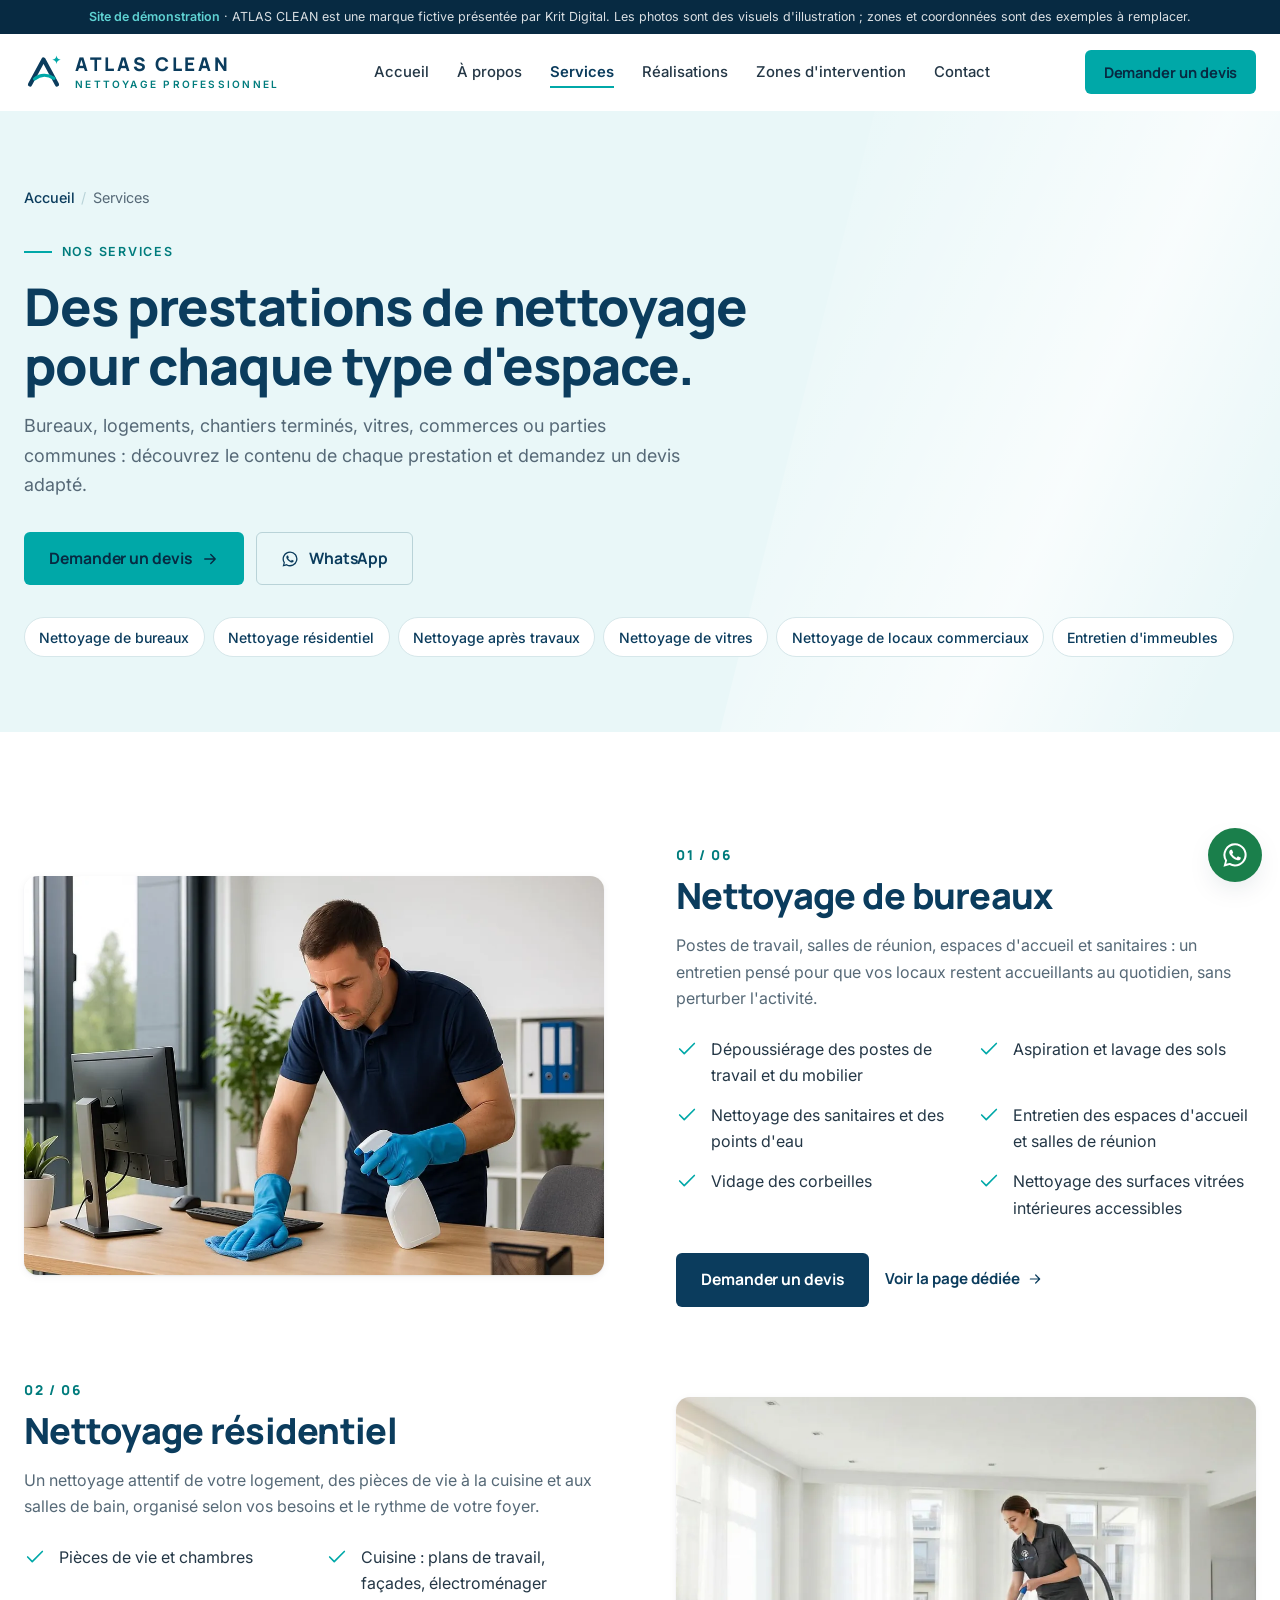
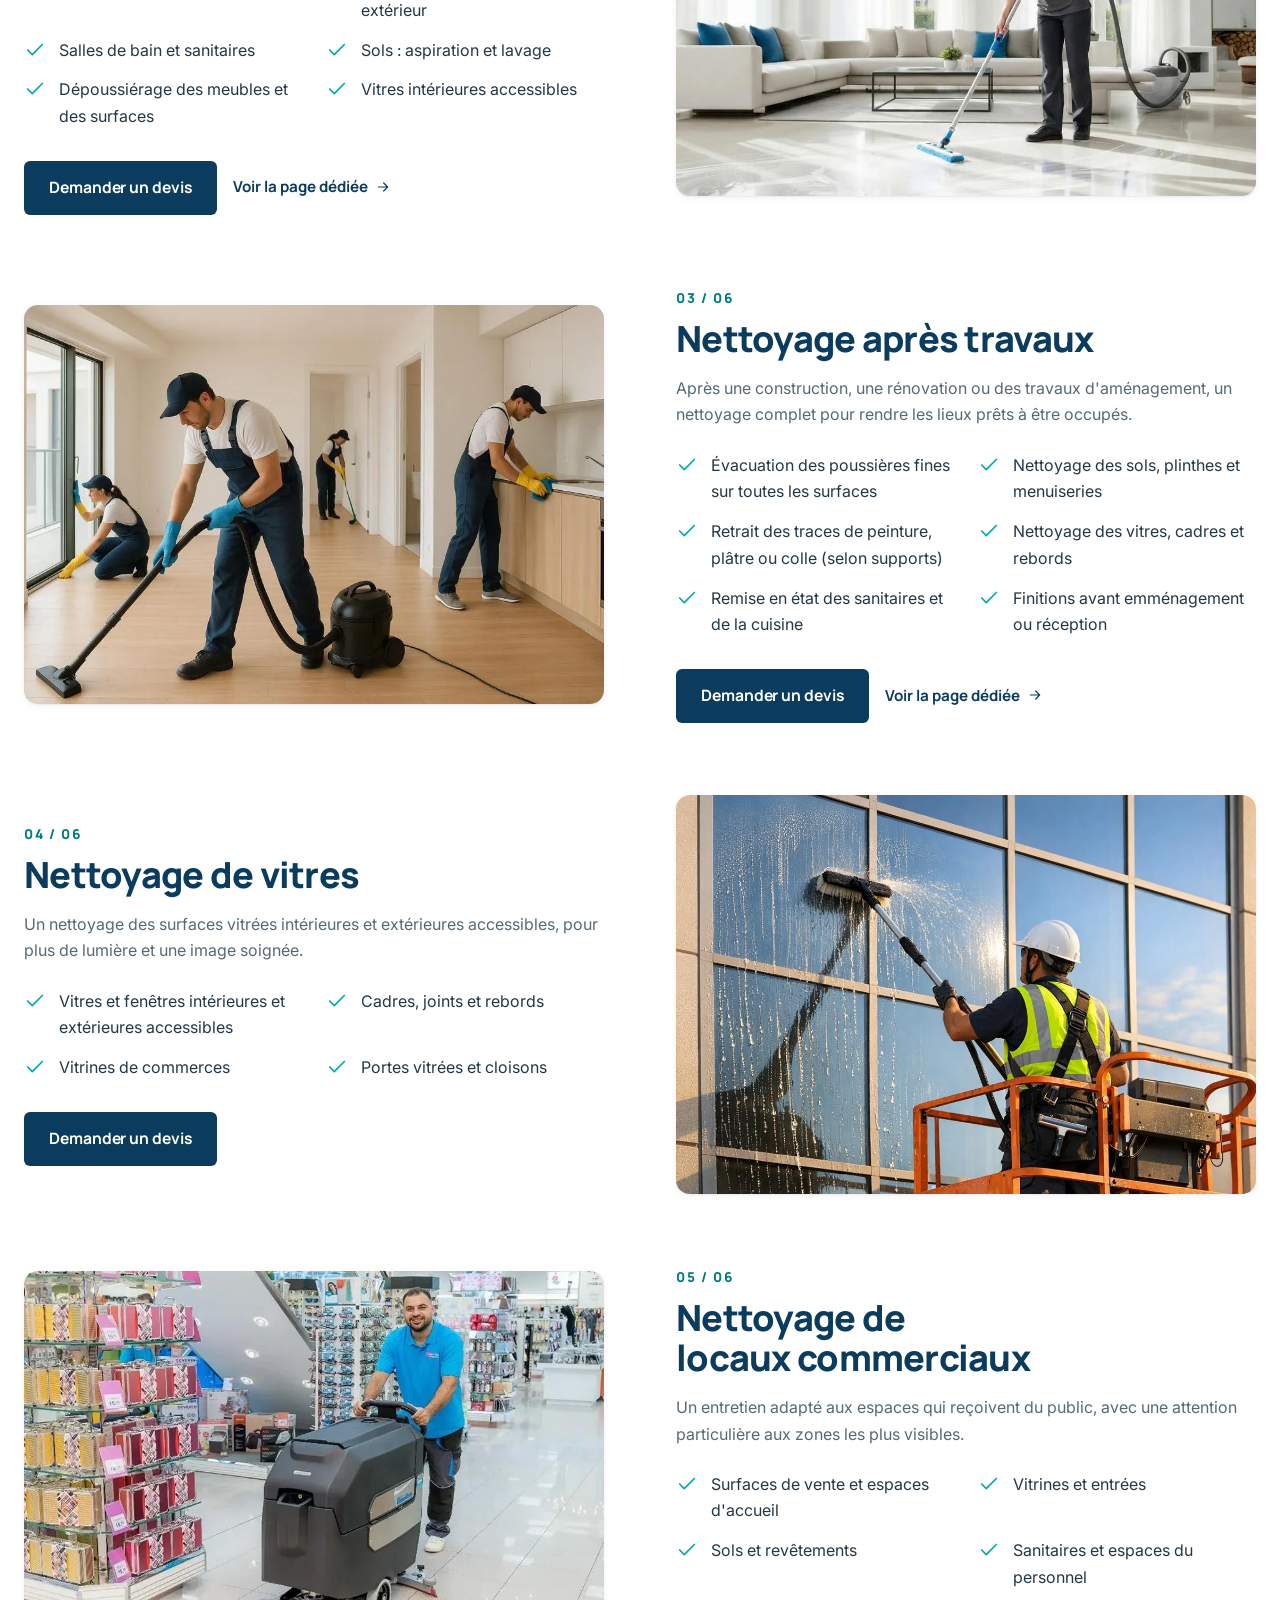
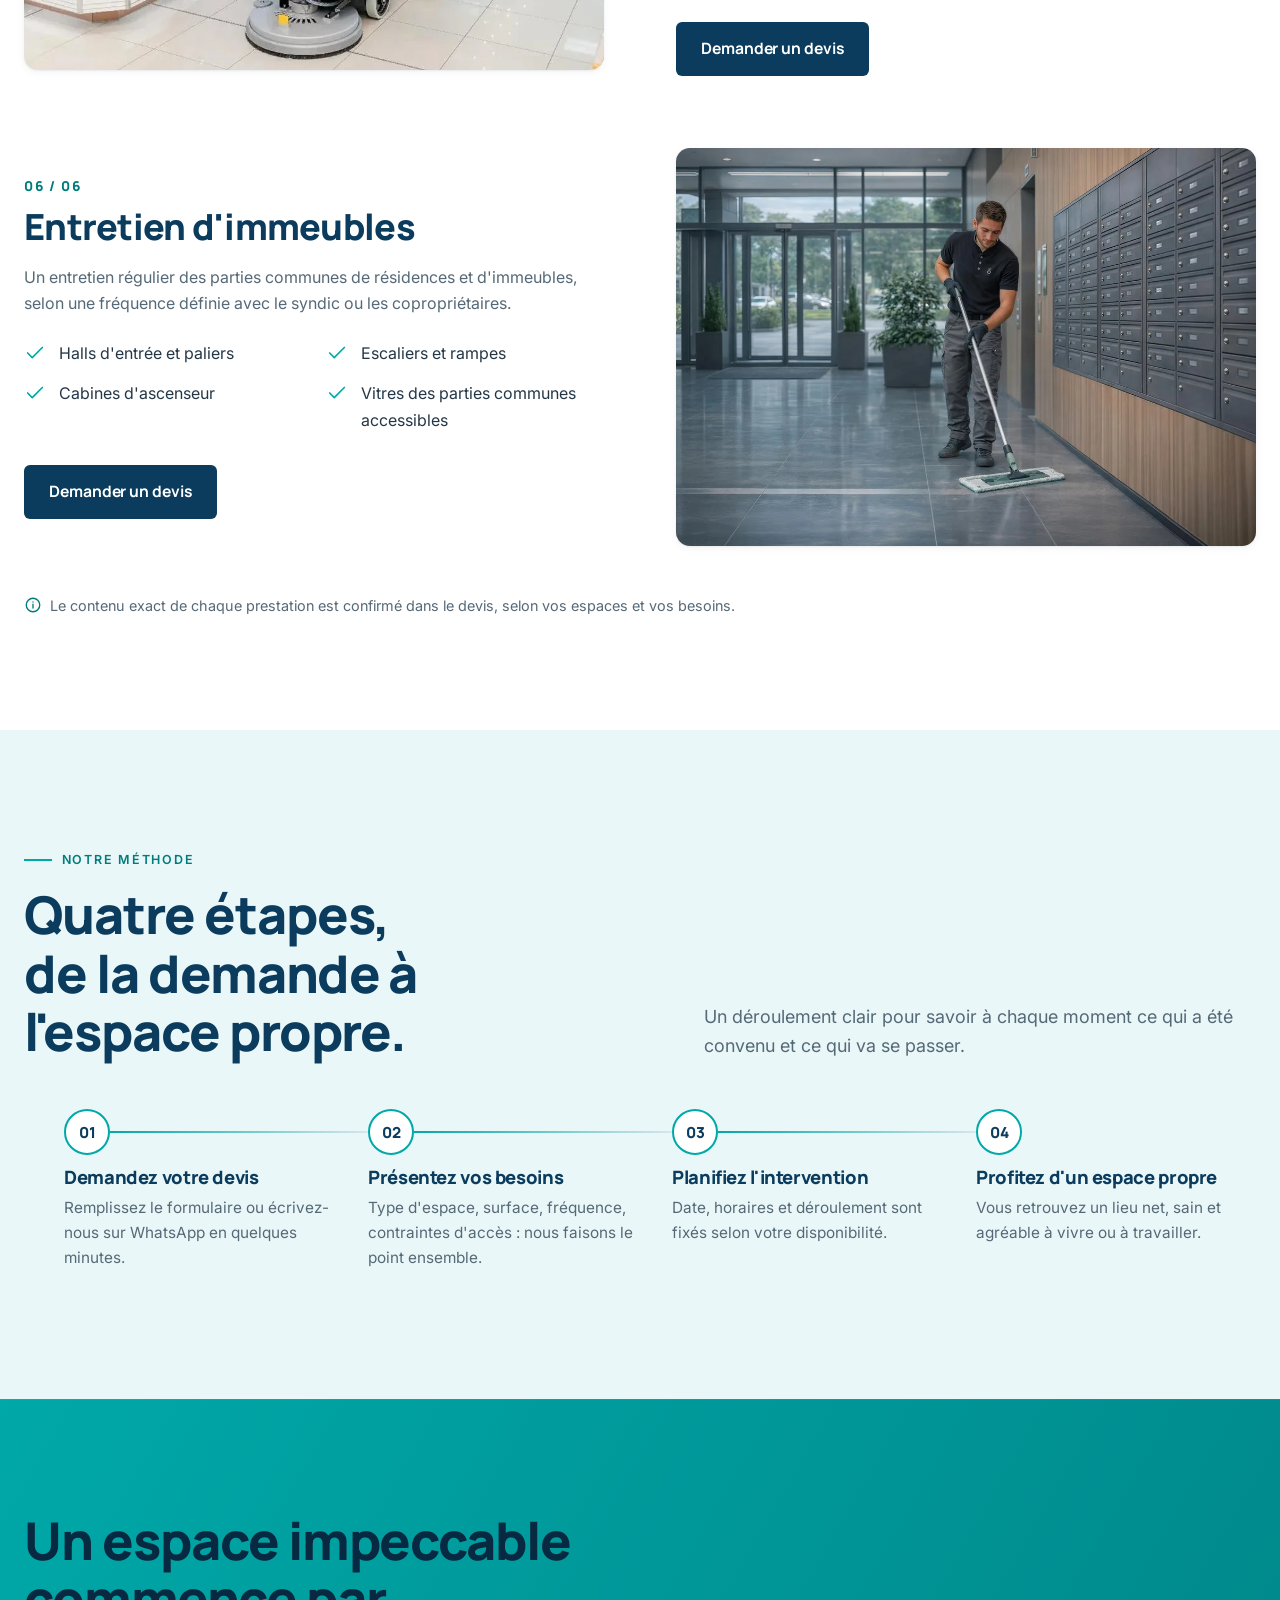
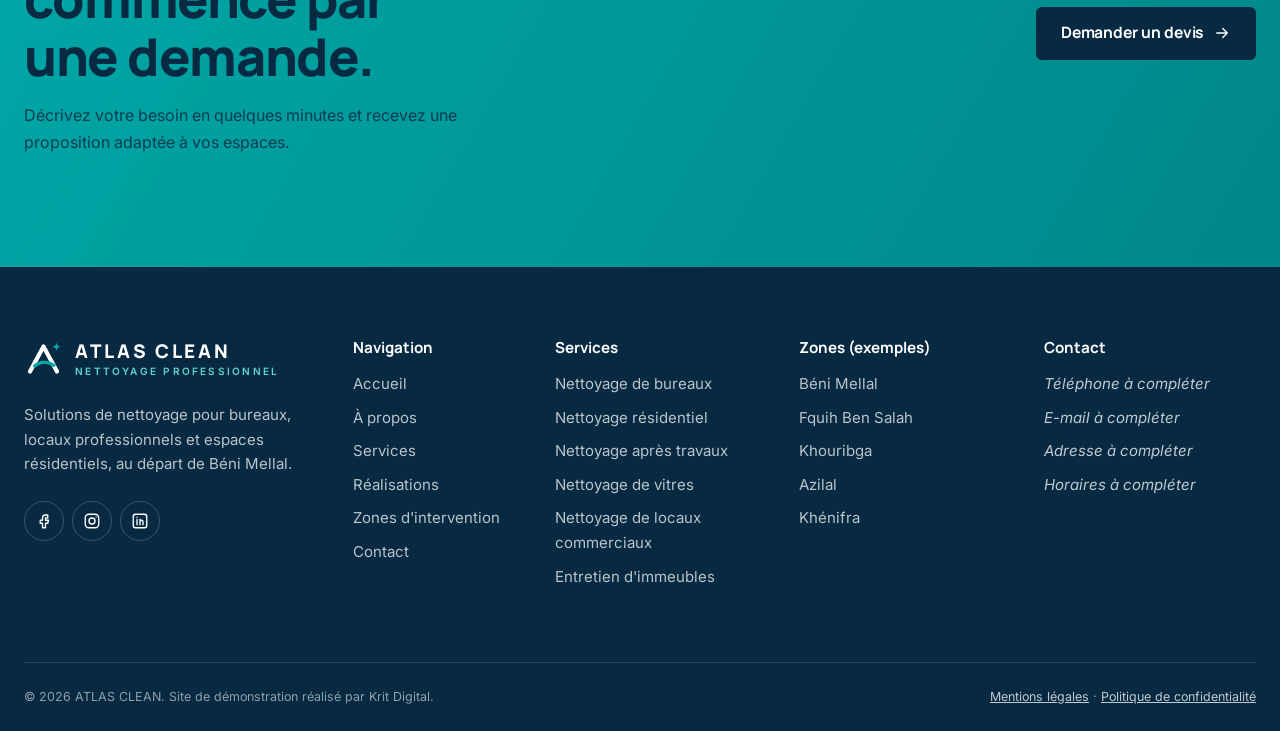
<file: services/index.html>
<!doctype html>
<html lang="fr" class="no-js">
<head>
  <meta charset="utf-8">
  <meta name="viewport" content="width=device-width, initial-scale=1, viewport-fit=cover">
  <title>Services de nettoyage — Bureaux, résidentiel, après travaux, vitres | ATLAS CLEAN</title>
  <meta name="description" content="Nettoyage de bureaux, nettoyage résidentiel, après travaux, vitres, locaux commerciaux et entretien d&#x27;immeubles à Béni Mellal et dans la région. (Démonstration)">
  <meta name="robots" content="noindex, nofollow">
  <meta name="theme-color" content="#0B3C5D">
  <meta property="og:type" content="website">
  <meta property="og:locale" content="fr_MA">
  <meta property="og:site_name" content="ATLAS CLEAN">
  <meta property="og:title" content="Services de nettoyage — Bureaux, résidentiel, après travaux, vitres | ATLAS CLEAN">
  <meta property="og:description" content="Nettoyage de bureaux, nettoyage résidentiel, après travaux, vitres, locaux commerciaux et entretien d&#x27;immeubles à Béni Mellal et dans la région. (Démonstration)">
  <link rel="icon" href="../assets/img/favicon.svg" type="image/svg+xml">
  <link rel="preconnect" href="https://fonts.googleapis.com">
  <link rel="preconnect" href="https://fonts.gstatic.com" crossorigin>
  <link rel="stylesheet" href="https://fonts.googleapis.com/css2?family=Inter:wght@400;500;600&amp;family=Manrope:wght@600;700;800&amp;display=swap">
  <link rel="stylesheet" href="../assets/css/style.css">
  <script src="../assets/js/config.js"></script>
  <script src="../assets/js/main.js" defer></script>
</head>
<body>
<a class="skip-link" href="#main">Aller au contenu</a>
<div class="demo-bar" role="note"><strong>Site de démonstration</strong> · ATLAS CLEAN est une marque fictive présentée par Krit Digital. Les photos sont des visuels d'illustration ; zones et coordonnées sont des exemples à remplacer.</div>
<header class="site-header">
  <div class="container header-inner">
    <a class="brand " href="../" aria-label="ATLAS CLEAN, retour à l'accueil"><svg class="brand-mark" viewBox="0 0 40 40" aria-hidden="true"><path d="M6 32.5 19.5 7.5 33 32.5" fill="none" stroke="currentColor" stroke-width="4.2" stroke-linejoin="round" stroke-linecap="round"/><path d="M10.5 27c5.6-4.6 13-5 19.5-.6" fill="none" stroke="#00A8A8" stroke-width="3.2" stroke-linecap="round"/><path d="M32.5 3.5c.4 2.6 1.6 3.8 4.2 4.2-2.6.4-3.8 1.6-4.2 4.2-.4-2.6-1.6-3.8-4.2-4.2 2.6-.4 3.8-1.6 4.2-4.2z" fill="#00A8A8"/></svg><span class="brand-text"><span class="brand-name" data-cfg="company-name">ATLAS CLEAN</span><span class="brand-tag">Nettoyage Professionnel</span></span></a>
    <nav class="nav" aria-label="Navigation principale"><ul class="nav-list"><li><a class="nav-link" href="../">Accueil</a></li><li><a class="nav-link" href="../a-propos/">À propos</a></li><li><a class="nav-link" href="../services/" aria-current="page">Services</a></li><li><a class="nav-link" href="../realisations/">Réalisations</a></li><li><a class="nav-link" href="../zones-d-intervention/">Zones d&#x27;intervention</a></li><li><a class="nav-link" href="../contact/">Contact</a></li></ul></nav>
    <a class="btn btn--sm header-cta" href="../contact/#devis">Demander un devis</a>
    <button class="menu-toggle" type="button" aria-expanded="false" aria-controls="mobile-menu" aria-label="Ouvrir le menu"><span></span></button>
  </div>
</header>
<div class="mobile-menu" id="mobile-menu" aria-hidden="true" role="dialog" aria-modal="true" aria-label="Menu">
  <div class="mobile-menu-top"><a class="brand " href="../" aria-label="ATLAS CLEAN, retour à l'accueil"><svg class="brand-mark" viewBox="0 0 40 40" aria-hidden="true"><path d="M6 32.5 19.5 7.5 33 32.5" fill="none" stroke="currentColor" stroke-width="4.2" stroke-linejoin="round" stroke-linecap="round"/><path d="M10.5 27c5.6-4.6 13-5 19.5-.6" fill="none" stroke="#00A8A8" stroke-width="3.2" stroke-linecap="round"/><path d="M32.5 3.5c.4 2.6 1.6 3.8 4.2 4.2-2.6.4-3.8 1.6-4.2 4.2-.4-2.6-1.6-3.8-4.2-4.2 2.6-.4 3.8-1.6 4.2-4.2z" fill="#00A8A8"/></svg><span class="brand-text"><span class="brand-name" data-cfg="company-name">ATLAS CLEAN</span><span class="brand-tag">Nettoyage Professionnel</span></span></a><button class="mobile-close" type="button" data-close-menu aria-label="Fermer le menu"><svg viewBox="0 0 24 24" fill="none" stroke="currentColor" stroke-width="1.8" stroke-linecap="round" stroke-linejoin="round" aria-hidden="true"><path d="M6 6l12 12M18 6 6 18"/></svg></button></div>
  <nav aria-label="Navigation mobile"><ul class="mobile-nav"><li><a href="../">Accueil<svg viewBox="0 0 24 24" fill="none" stroke="currentColor" stroke-width="1.8" stroke-linecap="round" stroke-linejoin="round" aria-hidden="true"><path d="m9 6 6 6-6 6"/></svg></a></li><li><a href="../a-propos/">À propos<svg viewBox="0 0 24 24" fill="none" stroke="currentColor" stroke-width="1.8" stroke-linecap="round" stroke-linejoin="round" aria-hidden="true"><path d="m9 6 6 6-6 6"/></svg></a></li><li><a href="../services/" aria-current="page">Services<svg viewBox="0 0 24 24" fill="none" stroke="currentColor" stroke-width="1.8" stroke-linecap="round" stroke-linejoin="round" aria-hidden="true"><path d="m9 6 6 6-6 6"/></svg></a></li><li><a href="../realisations/">Réalisations<svg viewBox="0 0 24 24" fill="none" stroke="currentColor" stroke-width="1.8" stroke-linecap="round" stroke-linejoin="round" aria-hidden="true"><path d="m9 6 6 6-6 6"/></svg></a></li><li><a href="../zones-d-intervention/">Zones d&#x27;intervention<svg viewBox="0 0 24 24" fill="none" stroke="currentColor" stroke-width="1.8" stroke-linecap="round" stroke-linejoin="round" aria-hidden="true"><path d="m9 6 6 6-6 6"/></svg></a></li><li><a href="../contact/">Contact<svg viewBox="0 0 24 24" fill="none" stroke="currentColor" stroke-width="1.8" stroke-linecap="round" stroke-linejoin="round" aria-hidden="true"><path d="m9 6 6 6-6 6"/></svg></a></li></ul></nav>
  <div class="mobile-menu-foot">
    <a class="btn btn--block" href="../contact/#devis">Demander un devis <svg viewBox="0 0 24 24" fill="none" stroke="currentColor" stroke-width="1.8" stroke-linecap="round" stroke-linejoin="round" aria-hidden="true"><path d="M5 12h14M13 6l6 6-6 6"/></svg></a>
    <button class="btn btn--wa btn--block" type="button" data-wa><svg viewBox="0 0 24 24" aria-hidden="true" fill="currentColor"><path d="M12.04 2a9.9 9.9 0 0 0-8.5 15l-1.4 5 5.2-1.4A9.9 9.9 0 1 0 12.04 2zm0 18.1a8.2 8.2 0 0 1-4.2-1.15l-.3-.18-3.1.8.83-3-.2-.31a8.2 8.2 0 1 1 6.97 3.84zm4.5-6.1c-.25-.12-1.46-.72-1.69-.8-.23-.08-.39-.12-.56.12-.16.25-.64.8-.79.97-.14.16-.29.18-.54.06a6.7 6.7 0 0 1-3.3-2.9c-.25-.43.25-.4.71-1.33.08-.16.04-.31-.02-.43l-.76-1.83c-.2-.48-.4-.41-.56-.42h-.47a.9.9 0 0 0-.65.3 2.7 2.7 0 0 0-.85 2.02 4.7 4.7 0 0 0 1 2.5 10.8 10.8 0 0 0 4.13 3.65c1.54.66 2.14.72 2.91.6.47-.07 1.46-.6 1.66-1.17.2-.58.2-1.07.15-1.17-.06-.11-.22-.17-.47-.29z"/></svg> Écrire sur WhatsApp</button>
  </div>
</div>
<main id="main" tabindex="-1">
<section class="page-hero"><div class="container"><nav class="breadcrumb" aria-label="Fil d'Ariane"><ol><li><a href="../">Accueil</a></li><li aria-current="page">Services</li></ol></nav><span class="eyebrow">Nos services</span><h1>Des prestations de nettoyage pour chaque type d&#x27;espace.</h1><p class="lead">Bureaux, logements, chantiers terminés, vitres, commerces ou parties communes : découvrez le contenu de chaque prestation et demandez un devis adapté.</p><div class="hero-actions"><a class="btn" href="../contact/#devis">Demander un devis <svg viewBox="0 0 24 24" fill="none" stroke="currentColor" stroke-width="1.8" stroke-linecap="round" stroke-linejoin="round" aria-hidden="true"><path d="M5 12h14M13 6l6 6-6 6"/></svg></a><button class="btn btn--ghost" type="button" data-wa><svg viewBox="0 0 24 24" aria-hidden="true" fill="currentColor"><path d="M12.04 2a9.9 9.9 0 0 0-8.5 15l-1.4 5 5.2-1.4A9.9 9.9 0 1 0 12.04 2zm0 18.1a8.2 8.2 0 0 1-4.2-1.15l-.3-.18-3.1.8.83-3-.2-.31a8.2 8.2 0 1 1 6.97 3.84zm4.5-6.1c-.25-.12-1.46-.72-1.69-.8-.23-.08-.39-.12-.56.12-.16.25-.64.8-.79.97-.14.16-.29.18-.54.06a6.7 6.7 0 0 1-3.3-2.9c-.25-.43.25-.4.71-1.33.08-.16.04-.31-.02-.43l-.76-1.83c-.2-.48-.4-.41-.56-.42h-.47a.9.9 0 0 0-.65.3 2.7 2.7 0 0 0-.85 2.02 4.7 4.7 0 0 0 1 2.5 10.8 10.8 0 0 0 4.13 3.65c1.54.66 2.14.72 2.91.6.47-.07 1.46-.6 1.66-1.17.2-.58.2-1.07.15-1.17-.06-.11-.22-.17-.47-.29z"/></svg> WhatsApp</button></div><nav class="anchor-nav" aria-label="Accès direct aux services"><a href="#bureaux">Nettoyage de bureaux</a><a href="#residentiel">Nettoyage résidentiel</a><a href="#apres-travaux">Nettoyage après travaux</a><a href="#vitres">Nettoyage de vitres</a><a href="#commerciaux">Nettoyage de locaux commerciaux</a><a href="#immeubles">Entretien d&#x27;immeubles</a></nav></div></section><section class="section"><div class="container"><div class="svc-rows"><article class="svc-row reveal" id="bureaux">
  <div class="svc-media"><img src="../assets/img/svc-bureaux.webp" alt="Nettoyage de bureaux (visuel d&#x27;illustration)" width="1200" height="750" loading="lazy" decoding="async"></div>
  <div class="svc-copy"><span class="svc-index">01 / 06</span><h2>Nettoyage de bureaux</h2><p>Postes de travail, salles de réunion, espaces d&#x27;accueil et sanitaires : un entretien pensé pour que vos locaux restent accueillants au quotidien, sans perturber l&#x27;activité.</p>
  <ul class="check-list check-list--2"><li><svg viewBox="0 0 24 24" fill="none" stroke="currentColor" stroke-width="1.8" stroke-linecap="round" stroke-linejoin="round" aria-hidden="true"><path d="M20 6 9 17l-5-5"/></svg><span>Dépoussiérage des postes de travail et du mobilier</span></li><li><svg viewBox="0 0 24 24" fill="none" stroke="currentColor" stroke-width="1.8" stroke-linecap="round" stroke-linejoin="round" aria-hidden="true"><path d="M20 6 9 17l-5-5"/></svg><span>Aspiration et lavage des sols</span></li><li><svg viewBox="0 0 24 24" fill="none" stroke="currentColor" stroke-width="1.8" stroke-linecap="round" stroke-linejoin="round" aria-hidden="true"><path d="M20 6 9 17l-5-5"/></svg><span>Nettoyage des sanitaires et des points d&#x27;eau</span></li><li><svg viewBox="0 0 24 24" fill="none" stroke="currentColor" stroke-width="1.8" stroke-linecap="round" stroke-linejoin="round" aria-hidden="true"><path d="M20 6 9 17l-5-5"/></svg><span>Entretien des espaces d&#x27;accueil et salles de réunion</span></li><li><svg viewBox="0 0 24 24" fill="none" stroke="currentColor" stroke-width="1.8" stroke-linecap="round" stroke-linejoin="round" aria-hidden="true"><path d="M20 6 9 17l-5-5"/></svg><span>Vidage des corbeilles</span></li><li><svg viewBox="0 0 24 24" fill="none" stroke="currentColor" stroke-width="1.8" stroke-linecap="round" stroke-linejoin="round" aria-hidden="true"><path d="M20 6 9 17l-5-5"/></svg><span>Nettoyage des surfaces vitrées intérieures accessibles</span></li></ul>
  <div class="actions"><a class="btn btn--navy" href="../contact/?service=bureaux#devis">Demander un devis</a><a class="link-arrow" href="../services/nettoyage-de-bureaux/">Voir la page dédiée <svg viewBox="0 0 24 24" fill="none" stroke="currentColor" stroke-width="1.8" stroke-linecap="round" stroke-linejoin="round" aria-hidden="true"><path d="M5 12h14M13 6l6 6-6 6"/></svg></a></div></div>
</article><article class="svc-row reveal" id="residentiel">
  <div class="svc-media"><img src="../assets/img/svc-residentiel.webp" alt="Nettoyage résidentiel (visuel d&#x27;illustration)" width="1200" height="750" loading="lazy" decoding="async"></div>
  <div class="svc-copy"><span class="svc-index">02 / 06</span><h2>Nettoyage résidentiel</h2><p>Un nettoyage attentif de votre logement, des pièces de vie à la cuisine et aux salles de bain, organisé selon vos besoins et le rythme de votre foyer.</p>
  <ul class="check-list check-list--2"><li><svg viewBox="0 0 24 24" fill="none" stroke="currentColor" stroke-width="1.8" stroke-linecap="round" stroke-linejoin="round" aria-hidden="true"><path d="M20 6 9 17l-5-5"/></svg><span>Pièces de vie et chambres</span></li><li><svg viewBox="0 0 24 24" fill="none" stroke="currentColor" stroke-width="1.8" stroke-linecap="round" stroke-linejoin="round" aria-hidden="true"><path d="M20 6 9 17l-5-5"/></svg><span>Cuisine : plans de travail, façades, électroménager extérieur</span></li><li><svg viewBox="0 0 24 24" fill="none" stroke="currentColor" stroke-width="1.8" stroke-linecap="round" stroke-linejoin="round" aria-hidden="true"><path d="M20 6 9 17l-5-5"/></svg><span>Salles de bain et sanitaires</span></li><li><svg viewBox="0 0 24 24" fill="none" stroke="currentColor" stroke-width="1.8" stroke-linecap="round" stroke-linejoin="round" aria-hidden="true"><path d="M20 6 9 17l-5-5"/></svg><span>Sols : aspiration et lavage</span></li><li><svg viewBox="0 0 24 24" fill="none" stroke="currentColor" stroke-width="1.8" stroke-linecap="round" stroke-linejoin="round" aria-hidden="true"><path d="M20 6 9 17l-5-5"/></svg><span>Dépoussiérage des meubles et des surfaces</span></li><li><svg viewBox="0 0 24 24" fill="none" stroke="currentColor" stroke-width="1.8" stroke-linecap="round" stroke-linejoin="round" aria-hidden="true"><path d="M20 6 9 17l-5-5"/></svg><span>Vitres intérieures accessibles</span></li></ul>
  <div class="actions"><a class="btn btn--navy" href="../contact/?service=residentiel#devis">Demander un devis</a><a class="link-arrow" href="../services/nettoyage-residentiel/">Voir la page dédiée <svg viewBox="0 0 24 24" fill="none" stroke="currentColor" stroke-width="1.8" stroke-linecap="round" stroke-linejoin="round" aria-hidden="true"><path d="M5 12h14M13 6l6 6-6 6"/></svg></a></div></div>
</article><article class="svc-row reveal" id="apres-travaux">
  <div class="svc-media"><img src="../assets/img/svc-apres-travaux.webp" alt="Nettoyage après travaux (visuel d&#x27;illustration)" width="1000" height="625" loading="lazy" decoding="async"></div>
  <div class="svc-copy"><span class="svc-index">03 / 06</span><h2>Nettoyage après travaux</h2><p>Après une construction, une rénovation ou des travaux d&#x27;aménagement, un nettoyage complet pour rendre les lieux prêts à être occupés.</p>
  <ul class="check-list check-list--2"><li><svg viewBox="0 0 24 24" fill="none" stroke="currentColor" stroke-width="1.8" stroke-linecap="round" stroke-linejoin="round" aria-hidden="true"><path d="M20 6 9 17l-5-5"/></svg><span>Évacuation des poussières fines sur toutes les surfaces</span></li><li><svg viewBox="0 0 24 24" fill="none" stroke="currentColor" stroke-width="1.8" stroke-linecap="round" stroke-linejoin="round" aria-hidden="true"><path d="M20 6 9 17l-5-5"/></svg><span>Nettoyage des sols, plinthes et menuiseries</span></li><li><svg viewBox="0 0 24 24" fill="none" stroke="currentColor" stroke-width="1.8" stroke-linecap="round" stroke-linejoin="round" aria-hidden="true"><path d="M20 6 9 17l-5-5"/></svg><span>Retrait des traces de peinture, plâtre ou colle (selon supports)</span></li><li><svg viewBox="0 0 24 24" fill="none" stroke="currentColor" stroke-width="1.8" stroke-linecap="round" stroke-linejoin="round" aria-hidden="true"><path d="M20 6 9 17l-5-5"/></svg><span>Nettoyage des vitres, cadres et rebords</span></li><li><svg viewBox="0 0 24 24" fill="none" stroke="currentColor" stroke-width="1.8" stroke-linecap="round" stroke-linejoin="round" aria-hidden="true"><path d="M20 6 9 17l-5-5"/></svg><span>Remise en état des sanitaires et de la cuisine</span></li><li><svg viewBox="0 0 24 24" fill="none" stroke="currentColor" stroke-width="1.8" stroke-linecap="round" stroke-linejoin="round" aria-hidden="true"><path d="M20 6 9 17l-5-5"/></svg><span>Finitions avant emménagement ou réception</span></li></ul>
  <div class="actions"><a class="btn btn--navy" href="../contact/?service=apres-travaux#devis">Demander un devis</a><a class="link-arrow" href="../services/nettoyage-apres-travaux/">Voir la page dédiée <svg viewBox="0 0 24 24" fill="none" stroke="currentColor" stroke-width="1.8" stroke-linecap="round" stroke-linejoin="round" aria-hidden="true"><path d="M5 12h14M13 6l6 6-6 6"/></svg></a></div></div>
</article><article class="svc-row reveal" id="vitres">
  <div class="svc-media"><img src="../assets/img/svc-vitres.webp" alt="Nettoyage de vitres (visuel d&#x27;illustration)" width="1200" height="750" loading="lazy" decoding="async"></div>
  <div class="svc-copy"><span class="svc-index">04 / 06</span><h2>Nettoyage de vitres</h2><p>Un nettoyage des surfaces vitrées intérieures et extérieures accessibles, pour plus de lumière et une image soignée.</p>
  <ul class="check-list check-list--2"><li><svg viewBox="0 0 24 24" fill="none" stroke="currentColor" stroke-width="1.8" stroke-linecap="round" stroke-linejoin="round" aria-hidden="true"><path d="M20 6 9 17l-5-5"/></svg><span>Vitres et fenêtres intérieures et extérieures accessibles</span></li><li><svg viewBox="0 0 24 24" fill="none" stroke="currentColor" stroke-width="1.8" stroke-linecap="round" stroke-linejoin="round" aria-hidden="true"><path d="M20 6 9 17l-5-5"/></svg><span>Cadres, joints et rebords</span></li><li><svg viewBox="0 0 24 24" fill="none" stroke="currentColor" stroke-width="1.8" stroke-linecap="round" stroke-linejoin="round" aria-hidden="true"><path d="M20 6 9 17l-5-5"/></svg><span>Vitrines de commerces</span></li><li><svg viewBox="0 0 24 24" fill="none" stroke="currentColor" stroke-width="1.8" stroke-linecap="round" stroke-linejoin="round" aria-hidden="true"><path d="M20 6 9 17l-5-5"/></svg><span>Portes vitrées et cloisons</span></li></ul>
  <div class="actions"><a class="btn btn--navy" href="../contact/?service=vitres#devis">Demander un devis</a></div></div>
</article><article class="svc-row reveal" id="commerciaux">
  <div class="svc-media"><img src="../assets/img/svc-commerciaux.webp" alt="Nettoyage de locaux commerciaux (visuel d&#x27;illustration)" width="1024" height="640" loading="lazy" decoding="async"></div>
  <div class="svc-copy"><span class="svc-index">05 / 06</span><h2>Nettoyage de locaux commerciaux</h2><p>Un entretien adapté aux espaces qui reçoivent du public, avec une attention particulière aux zones les plus visibles.</p>
  <ul class="check-list check-list--2"><li><svg viewBox="0 0 24 24" fill="none" stroke="currentColor" stroke-width="1.8" stroke-linecap="round" stroke-linejoin="round" aria-hidden="true"><path d="M20 6 9 17l-5-5"/></svg><span>Surfaces de vente et espaces d&#x27;accueil</span></li><li><svg viewBox="0 0 24 24" fill="none" stroke="currentColor" stroke-width="1.8" stroke-linecap="round" stroke-linejoin="round" aria-hidden="true"><path d="M20 6 9 17l-5-5"/></svg><span>Vitrines et entrées</span></li><li><svg viewBox="0 0 24 24" fill="none" stroke="currentColor" stroke-width="1.8" stroke-linecap="round" stroke-linejoin="round" aria-hidden="true"><path d="M20 6 9 17l-5-5"/></svg><span>Sols et revêtements</span></li><li><svg viewBox="0 0 24 24" fill="none" stroke="currentColor" stroke-width="1.8" stroke-linecap="round" stroke-linejoin="round" aria-hidden="true"><path d="M20 6 9 17l-5-5"/></svg><span>Sanitaires et espaces du personnel</span></li></ul>
  <div class="actions"><a class="btn btn--navy" href="../contact/?service=commerciaux#devis">Demander un devis</a></div></div>
</article><article class="svc-row reveal" id="immeubles">
  <div class="svc-media"><img src="../assets/img/svc-immeubles.webp" alt="Entretien d&#x27;immeubles (visuel d&#x27;illustration)" width="1200" height="750" loading="lazy" decoding="async"></div>
  <div class="svc-copy"><span class="svc-index">06 / 06</span><h2>Entretien d&#x27;immeubles</h2><p>Un entretien régulier des parties communes de résidences et d&#x27;immeubles, selon une fréquence définie avec le syndic ou les copropriétaires.</p>
  <ul class="check-list check-list--2"><li><svg viewBox="0 0 24 24" fill="none" stroke="currentColor" stroke-width="1.8" stroke-linecap="round" stroke-linejoin="round" aria-hidden="true"><path d="M20 6 9 17l-5-5"/></svg><span>Halls d&#x27;entrée et paliers</span></li><li><svg viewBox="0 0 24 24" fill="none" stroke="currentColor" stroke-width="1.8" stroke-linecap="round" stroke-linejoin="round" aria-hidden="true"><path d="M20 6 9 17l-5-5"/></svg><span>Escaliers et rampes</span></li><li><svg viewBox="0 0 24 24" fill="none" stroke="currentColor" stroke-width="1.8" stroke-linecap="round" stroke-linejoin="round" aria-hidden="true"><path d="M20 6 9 17l-5-5"/></svg><span>Cabines d&#x27;ascenseur</span></li><li><svg viewBox="0 0 24 24" fill="none" stroke="currentColor" stroke-width="1.8" stroke-linecap="round" stroke-linejoin="round" aria-hidden="true"><path d="M20 6 9 17l-5-5"/></svg><span>Vitres des parties communes accessibles</span></li></ul>
  <div class="actions"><a class="btn btn--navy" href="../contact/?service=immeubles#devis">Demander un devis</a></div></div>
</article></div><p class="g-note" style="margin-top:3rem"><svg viewBox="0 0 24 24" fill="none" stroke="currentColor" stroke-width="1.8" stroke-linecap="round" stroke-linejoin="round" aria-hidden="true"><circle cx="12" cy="12" r="9"/><path d="M12 11v5M12 8h.01"/></svg><span>Le contenu exact de chaque prestation est confirmé dans le devis, selon vos espaces et vos besoins.</span></p></div></section><section class="section section--ice" aria-labelledby="method-title">
  <div class="container">
    <div class="section-head section-head--split">
      <div><span class="eyebrow">Notre méthode</span><h2 class="h2" id="method-title">Quatre étapes, de la demande à l'espace propre.</h2></div>
      <p class="lead">Un déroulement clair pour savoir à chaque moment ce qui a été convenu et ce qui va se passer.</p>
    </div>
    <ol class="steps reveal"><li class="step"><span class="step-num" aria-hidden="true">01</span><h3>Demandez votre devis</h3><p>Remplissez le formulaire ou écrivez-nous sur WhatsApp en quelques minutes.</p></li><li class="step"><span class="step-num" aria-hidden="true">02</span><h3>Présentez vos besoins</h3><p>Type d&#x27;espace, surface, fréquence, contraintes d&#x27;accès : nous faisons le point ensemble.</p></li><li class="step"><span class="step-num" aria-hidden="true">03</span><h3>Planifiez l&#x27;intervention</h3><p>Date, horaires et déroulement sont fixés selon votre disponibilité.</p></li><li class="step"><span class="step-num" aria-hidden="true">04</span><h3>Profitez d&#x27;un espace propre</h3><p>Vous retrouvez un lieu net, sain et agréable à vivre ou à travailler.</p></li></ol>
  </div>
</section><section class="section section--navy final-cta" aria-labelledby="final-title" style="border-top:1px solid rgba(255,255,255,.08)">
  <span class="streak" aria-hidden="true"></span>
  <div class="container inner">
    <div><h2 id="final-title">Un espace impeccable commence par une demande.</h2>
    <p>Décrivez votre besoin en quelques minutes et recevez une proposition adaptée à vos espaces.</p></div>
    <div class="actions"><a class="btn" href="../contact/#devis">Demander un devis <svg viewBox="0 0 24 24" fill="none" stroke="currentColor" stroke-width="1.8" stroke-linecap="round" stroke-linejoin="round" aria-hidden="true"><path d="M5 12h14M13 6l6 6-6 6"/></svg></a></div>
  </div>
</section>
</main>
<footer class="site-footer">
  <div class="container">
    <div class="footer-grid">
      <div>
        <a class="brand " href="../" aria-label="ATLAS CLEAN, retour à l'accueil"><svg class="brand-mark" viewBox="0 0 40 40" aria-hidden="true"><path d="M6 32.5 19.5 7.5 33 32.5" fill="none" stroke="currentColor" stroke-width="4.2" stroke-linejoin="round" stroke-linecap="round"/><path d="M10.5 27c5.6-4.6 13-5 19.5-.6" fill="none" stroke="#00A8A8" stroke-width="3.2" stroke-linecap="round"/><path d="M32.5 3.5c.4 2.6 1.6 3.8 4.2 4.2-2.6.4-3.8 1.6-4.2 4.2-.4-2.6-1.6-3.8-4.2-4.2 2.6-.4 3.8-1.6 4.2-4.2z" fill="#00A8A8"/></svg><span class="brand-text"><span class="brand-name" data-cfg="company-name">ATLAS CLEAN</span><span class="brand-tag">Nettoyage Professionnel</span></span></a>
        <p class="footer-about">Solutions de nettoyage pour bureaux, locaux professionnels et espaces résidentiels, au départ de Béni Mellal.</p>
        <div class="socials">
          <a data-social="facebook" aria-label="Facebook"><svg viewBox="0 0 24 24" fill="none" stroke="currentColor" stroke-width="1.8" stroke-linecap="round" stroke-linejoin="round" aria-hidden="true"><path d="M14 8h3V4h-3a4 4 0 0 0-4 4v3H7v4h3v6h4v-6h3l1-4h-4V8.5a.5.5 0 0 1 .5-.5z"/></svg></a>
          <a data-social="instagram" aria-label="Instagram"><svg viewBox="0 0 24 24" fill="none" stroke="currentColor" stroke-width="1.8" stroke-linecap="round" stroke-linejoin="round" aria-hidden="true"><rect x="3" y="3" width="18" height="18" rx="5"/><circle cx="12" cy="12" r="4"/><path d="M17.5 6.5h.01"/></svg></a>
          <a data-social="linkedin" aria-label="LinkedIn"><svg viewBox="0 0 24 24" fill="none" stroke="currentColor" stroke-width="1.8" stroke-linecap="round" stroke-linejoin="round" aria-hidden="true"><rect x="3" y="3" width="18" height="18" rx="3"/><path d="M8 10v7M8 7h.01M12 17v-4a2 2 0 0 1 4 0v4M12 10v7"/></svg></a>
        </div>
      </div>
      <div><h2 class="footer-title">Navigation</h2><ul class="footer-links"><li><a href="../">Accueil</a></li><li><a href="../a-propos/">À propos</a></li><li><a href="../services/">Services</a></li><li><a href="../realisations/">Réalisations</a></li><li><a href="../zones-d-intervention/">Zones d&#x27;intervention</a></li><li><a href="../contact/">Contact</a></li></ul></div>
      <div><h2 class="footer-title">Services</h2><ul class="footer-links"><li><a href="../services/nettoyage-de-bureaux/">Nettoyage de bureaux</a></li><li><a href="../services/nettoyage-residentiel/">Nettoyage résidentiel</a></li><li><a href="../services/nettoyage-apres-travaux/">Nettoyage après travaux</a></li><li><a href="../services/#vitres">Nettoyage de vitres</a></li><li><a href="../services/#commerciaux">Nettoyage de locaux commerciaux</a></li><li><a href="../services/#immeubles">Entretien d&#x27;immeubles</a></li></ul></div>
      <div><h2 class="footer-title">Zones (exemples)</h2><ul class="footer-links"><li>Béni Mellal</li><li>Fquih Ben Salah</li><li>Khouribga</li><li>Azilal</li><li>Khénifra</li></ul></div>
      <div><h2 class="footer-title">Contact</h2>
        <ul class="footer-links">
          <li><a data-cfg-href="phone"><span data-cfg="phone" data-placeholder="Téléphone à compléter">Téléphone à compléter</span></a></li>
          <li><a data-cfg-href="email"><span data-cfg="email" data-placeholder="E-mail à compléter">E-mail à compléter</span></a></li>
          <li><span data-cfg="address" data-placeholder="Adresse à compléter">Adresse à compléter</span></li>
          <li><span data-cfg="hours" data-placeholder="Horaires à compléter">Horaires à compléter</span></li>
        </ul>
      </div>
    </div>
    <div class="footer-bottom">
      <p>© <span data-year>2026</span> <span data-cfg="company-name">ATLAS CLEAN</span>. Site de démonstration réalisé par Krit Digital.</p>
      <p><a href="../mentions-legales/">Mentions légales</a> · <a href="../politique-de-confidentialite/">Politique de confidentialité</a></p>
    </div>
  </div>
</footer>
<button class="to-top" type="button" aria-label="Revenir en haut de la page"><svg viewBox="0 0 24 24" fill="none" stroke="currentColor" stroke-width="1.8" stroke-linecap="round" stroke-linejoin="round" aria-hidden="true"><path d="M12 19V5M6 11l6-6 6 6"/></svg></button>
<button class="fab-wa" type="button" data-wa aria-label="Demander un devis sur WhatsApp"><svg viewBox="0 0 24 24" aria-hidden="true" fill="currentColor"><path d="M12.04 2a9.9 9.9 0 0 0-8.5 15l-1.4 5 5.2-1.4A9.9 9.9 0 1 0 12.04 2zm0 18.1a8.2 8.2 0 0 1-4.2-1.15l-.3-.18-3.1.8.83-3-.2-.31a8.2 8.2 0 1 1 6.97 3.84zm4.5-6.1c-.25-.12-1.46-.72-1.69-.8-.23-.08-.39-.12-.56.12-.16.25-.64.8-.79.97-.14.16-.29.18-.54.06a6.7 6.7 0 0 1-3.3-2.9c-.25-.43.25-.4.71-1.33.08-.16.04-.31-.02-.43l-.76-1.83c-.2-.48-.4-.41-.56-.42h-.47a.9.9 0 0 0-.65.3 2.7 2.7 0 0 0-.85 2.02 4.7 4.7 0 0 0 1 2.5 10.8 10.8 0 0 0 4.13 3.65c1.54.66 2.14.72 2.91.6.47-.07 1.46-.6 1.66-1.17.2-.58.2-1.07.15-1.17-.06-.11-.22-.17-.47-.29z"/></svg></button>
<dialog class="modal" id="wa-modal" aria-labelledby="wa-modal-title">
  <div class="modal-inner">
    <div class="modal-head">
      <div><span class="modal-badge">Mode démonstration</span><h2 id="wa-modal-title">Aperçu de votre message WhatsApp</h2></div>
      <button class="modal-close" type="button" data-modal-close aria-label="Fermer"><svg viewBox="0 0 24 24" fill="none" stroke="currentColor" stroke-width="1.8" stroke-linecap="round" stroke-linejoin="round" aria-hidden="true"><path d="M6 6l12 12M18 6 6 18"/></svg></button>
    </div>
    <p>Aucun numéro WhatsApp n'est encore configuré sur ce site de démonstration : <strong>aucune demande n'a été envoyée</strong>. Une fois le numéro de l'entreprise renseigné, ce message s'ouvrira directement dans WhatsApp.</p>
    <pre></pre>
    <div class="modal-actions">
      <button class="btn btn--navy btn--sm" type="button" data-copy><svg viewBox="0 0 24 24" fill="none" stroke="currentColor" stroke-width="1.8" stroke-linecap="round" stroke-linejoin="round" aria-hidden="true"><rect x="9" y="9" width="11" height="11" rx="2"/><path d="M5 15V5a2 2 0 0 1 2-2h8"/></svg><span>Copier le message</span></button>
      <button class="btn btn--ghost btn--sm" type="button" data-modal-close>Fermer</button>
    </div>
  </div>
</dialog>
</body>
</html>
</file>
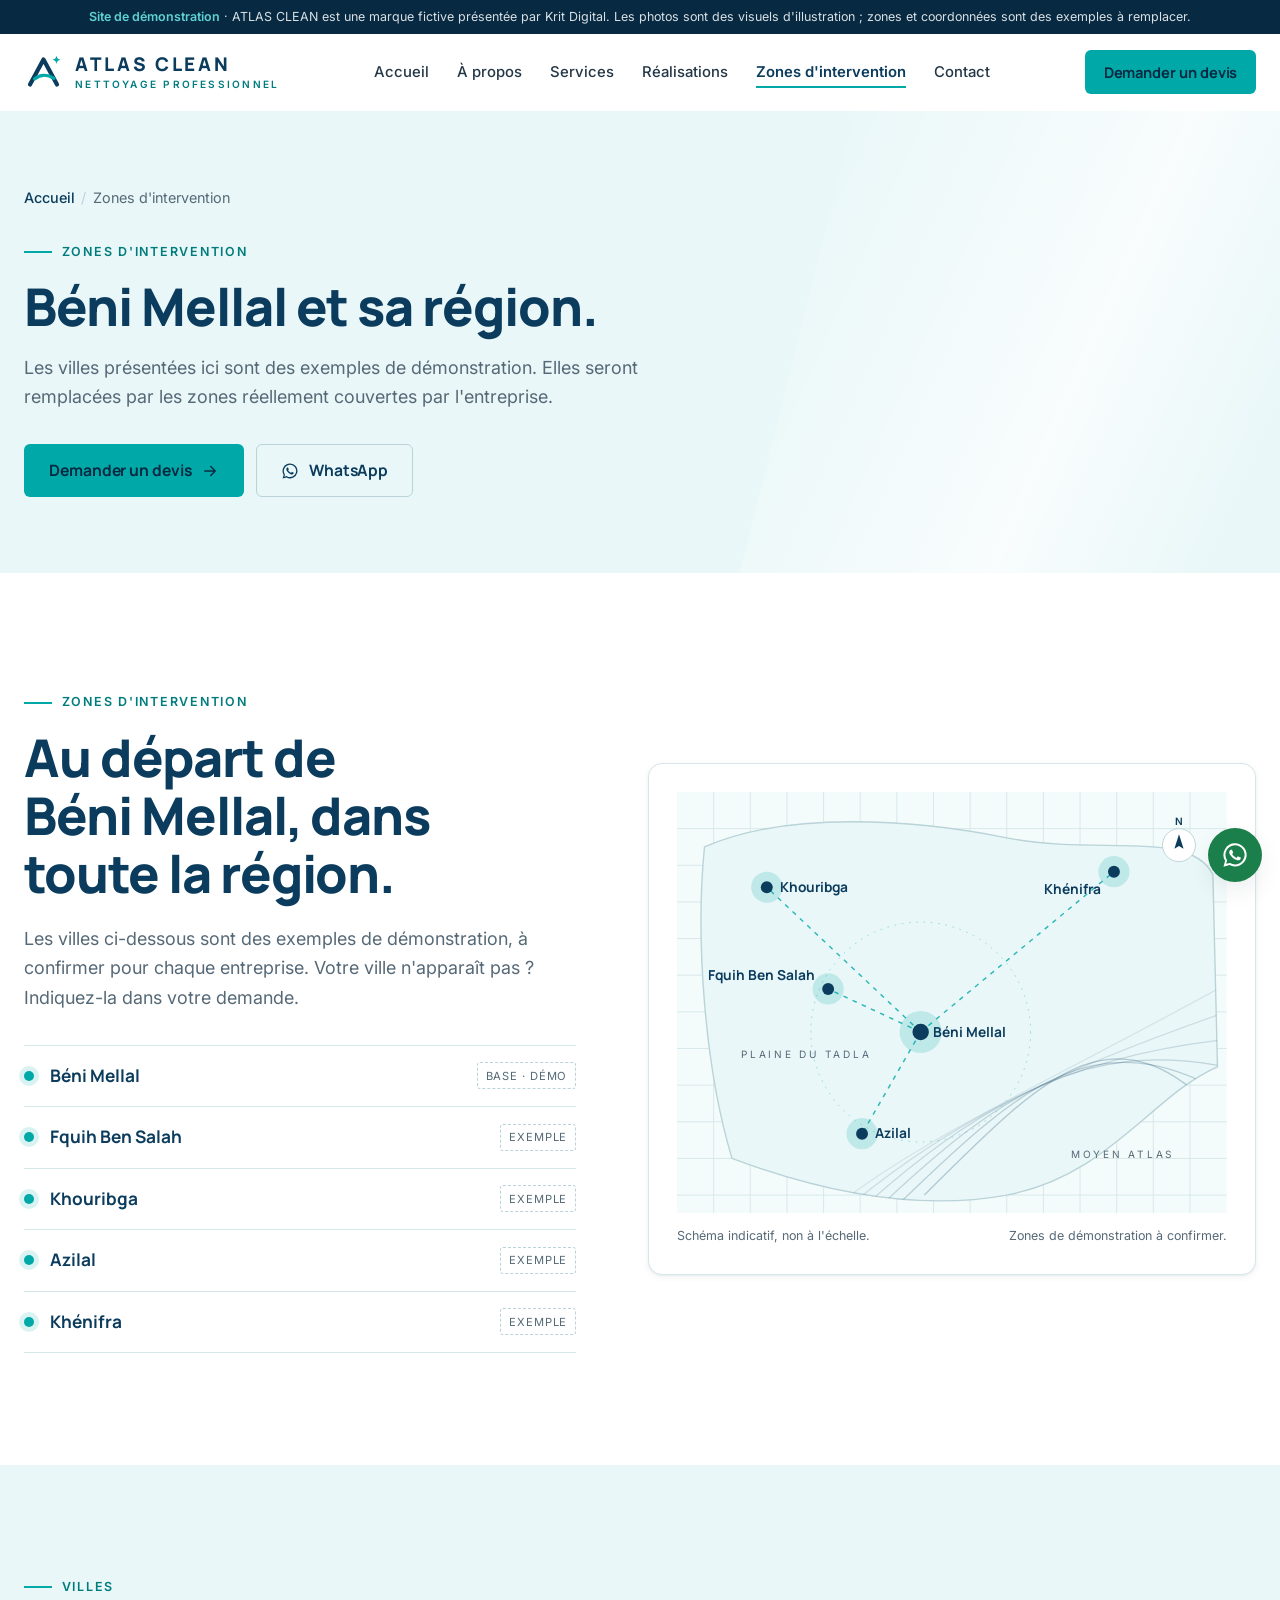
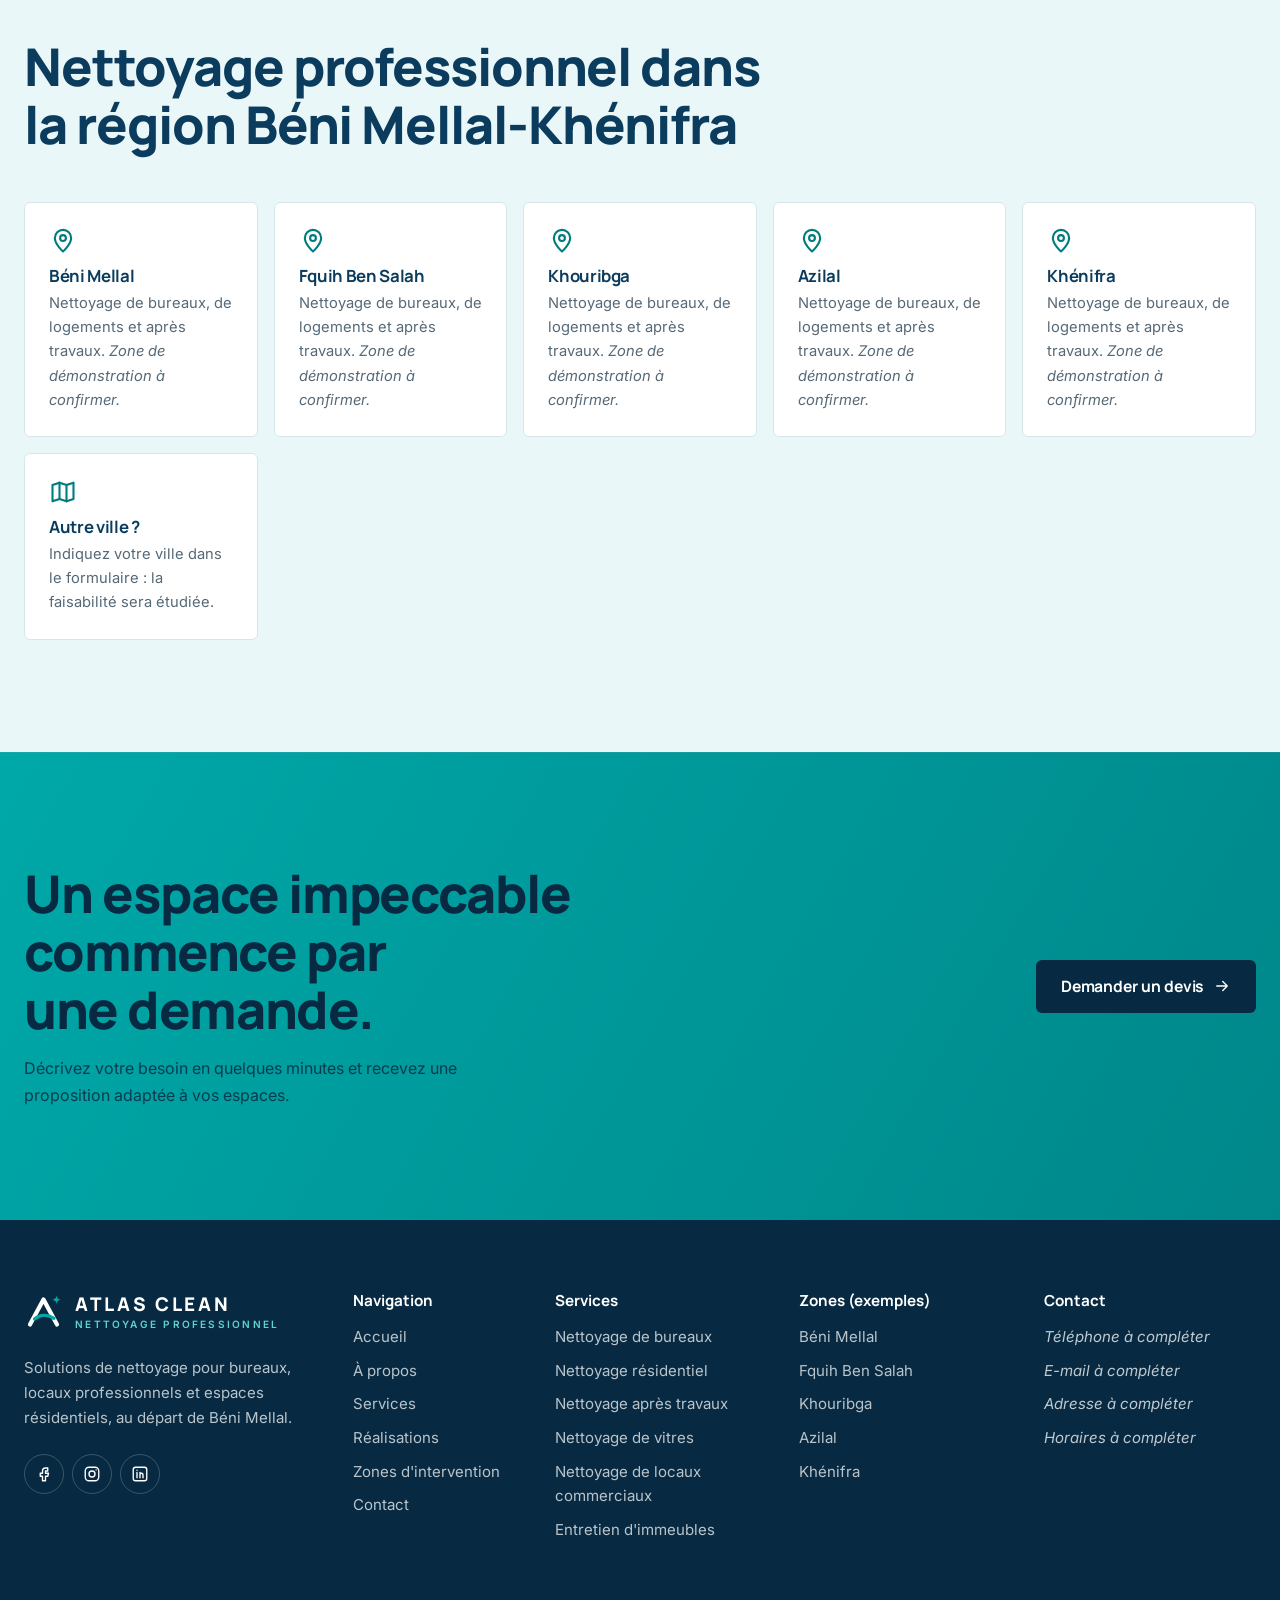
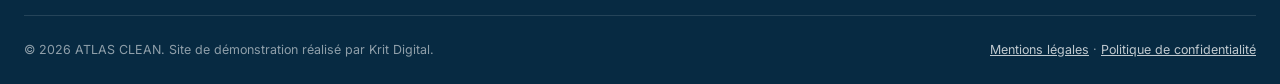
<file: zones-d-intervention/index.html>
<!doctype html>
<html lang="fr" class="no-js">
<head>
  <meta charset="utf-8">
  <meta name="viewport" content="width=device-width, initial-scale=1, viewport-fit=cover">
  <title>Zones d&#x27;intervention — Béni Mellal, Khouribga, Azilal, Khénifra | ATLAS CLEAN</title>
  <meta name="description" content="Nettoyage professionnel à Béni Mellal, Fquih Ben Salah, Khouribga, Azilal et Khénifra (zones de démonstration à confirmer). (Démonstration)">
  <meta name="robots" content="noindex, nofollow">
  <meta name="theme-color" content="#0B3C5D">
  <meta property="og:type" content="website">
  <meta property="og:locale" content="fr_MA">
  <meta property="og:site_name" content="ATLAS CLEAN">
  <meta property="og:title" content="Zones d&#x27;intervention — Béni Mellal, Khouribga, Azilal, Khénifra | ATLAS CLEAN">
  <meta property="og:description" content="Nettoyage professionnel à Béni Mellal, Fquih Ben Salah, Khouribga, Azilal et Khénifra (zones de démonstration à confirmer). (Démonstration)">
  <link rel="icon" href="../assets/img/favicon.svg" type="image/svg+xml">
  <link rel="preconnect" href="https://fonts.googleapis.com">
  <link rel="preconnect" href="https://fonts.gstatic.com" crossorigin>
  <link rel="stylesheet" href="https://fonts.googleapis.com/css2?family=Inter:wght@400;500;600&amp;family=Manrope:wght@600;700;800&amp;display=swap">
  <link rel="stylesheet" href="../assets/css/style.css">
  <script src="../assets/js/config.js"></script>
  <script src="../assets/js/main.js" defer></script>
</head>
<body>
<a class="skip-link" href="#main">Aller au contenu</a>
<div class="demo-bar" role="note"><strong>Site de démonstration</strong> · ATLAS CLEAN est une marque fictive présentée par Krit Digital. Les photos sont des visuels d'illustration ; zones et coordonnées sont des exemples à remplacer.</div>
<header class="site-header">
  <div class="container header-inner">
    <a class="brand " href="../" aria-label="ATLAS CLEAN, retour à l'accueil"><svg class="brand-mark" viewBox="0 0 40 40" aria-hidden="true"><path d="M6 32.5 19.5 7.5 33 32.5" fill="none" stroke="currentColor" stroke-width="4.2" stroke-linejoin="round" stroke-linecap="round"/><path d="M10.5 27c5.6-4.6 13-5 19.5-.6" fill="none" stroke="#00A8A8" stroke-width="3.2" stroke-linecap="round"/><path d="M32.5 3.5c.4 2.6 1.6 3.8 4.2 4.2-2.6.4-3.8 1.6-4.2 4.2-.4-2.6-1.6-3.8-4.2-4.2 2.6-.4 3.8-1.6 4.2-4.2z" fill="#00A8A8"/></svg><span class="brand-text"><span class="brand-name" data-cfg="company-name">ATLAS CLEAN</span><span class="brand-tag">Nettoyage Professionnel</span></span></a>
    <nav class="nav" aria-label="Navigation principale"><ul class="nav-list"><li><a class="nav-link" href="../">Accueil</a></li><li><a class="nav-link" href="../a-propos/">À propos</a></li><li><a class="nav-link" href="../services/">Services</a></li><li><a class="nav-link" href="../realisations/">Réalisations</a></li><li><a class="nav-link" href="../zones-d-intervention/" aria-current="page">Zones d&#x27;intervention</a></li><li><a class="nav-link" href="../contact/">Contact</a></li></ul></nav>
    <a class="btn btn--sm header-cta" href="../contact/#devis">Demander un devis</a>
    <button class="menu-toggle" type="button" aria-expanded="false" aria-controls="mobile-menu" aria-label="Ouvrir le menu"><span></span></button>
  </div>
</header>
<div class="mobile-menu" id="mobile-menu" aria-hidden="true" role="dialog" aria-modal="true" aria-label="Menu">
  <div class="mobile-menu-top"><a class="brand " href="../" aria-label="ATLAS CLEAN, retour à l'accueil"><svg class="brand-mark" viewBox="0 0 40 40" aria-hidden="true"><path d="M6 32.5 19.5 7.5 33 32.5" fill="none" stroke="currentColor" stroke-width="4.2" stroke-linejoin="round" stroke-linecap="round"/><path d="M10.5 27c5.6-4.6 13-5 19.5-.6" fill="none" stroke="#00A8A8" stroke-width="3.2" stroke-linecap="round"/><path d="M32.5 3.5c.4 2.6 1.6 3.8 4.2 4.2-2.6.4-3.8 1.6-4.2 4.2-.4-2.6-1.6-3.8-4.2-4.2 2.6-.4 3.8-1.6 4.2-4.2z" fill="#00A8A8"/></svg><span class="brand-text"><span class="brand-name" data-cfg="company-name">ATLAS CLEAN</span><span class="brand-tag">Nettoyage Professionnel</span></span></a><button class="mobile-close" type="button" data-close-menu aria-label="Fermer le menu"><svg viewBox="0 0 24 24" fill="none" stroke="currentColor" stroke-width="1.8" stroke-linecap="round" stroke-linejoin="round" aria-hidden="true"><path d="M6 6l12 12M18 6 6 18"/></svg></button></div>
  <nav aria-label="Navigation mobile"><ul class="mobile-nav"><li><a href="../">Accueil<svg viewBox="0 0 24 24" fill="none" stroke="currentColor" stroke-width="1.8" stroke-linecap="round" stroke-linejoin="round" aria-hidden="true"><path d="m9 6 6 6-6 6"/></svg></a></li><li><a href="../a-propos/">À propos<svg viewBox="0 0 24 24" fill="none" stroke="currentColor" stroke-width="1.8" stroke-linecap="round" stroke-linejoin="round" aria-hidden="true"><path d="m9 6 6 6-6 6"/></svg></a></li><li><a href="../services/">Services<svg viewBox="0 0 24 24" fill="none" stroke="currentColor" stroke-width="1.8" stroke-linecap="round" stroke-linejoin="round" aria-hidden="true"><path d="m9 6 6 6-6 6"/></svg></a></li><li><a href="../realisations/">Réalisations<svg viewBox="0 0 24 24" fill="none" stroke="currentColor" stroke-width="1.8" stroke-linecap="round" stroke-linejoin="round" aria-hidden="true"><path d="m9 6 6 6-6 6"/></svg></a></li><li><a href="../zones-d-intervention/" aria-current="page">Zones d&#x27;intervention<svg viewBox="0 0 24 24" fill="none" stroke="currentColor" stroke-width="1.8" stroke-linecap="round" stroke-linejoin="round" aria-hidden="true"><path d="m9 6 6 6-6 6"/></svg></a></li><li><a href="../contact/">Contact<svg viewBox="0 0 24 24" fill="none" stroke="currentColor" stroke-width="1.8" stroke-linecap="round" stroke-linejoin="round" aria-hidden="true"><path d="m9 6 6 6-6 6"/></svg></a></li></ul></nav>
  <div class="mobile-menu-foot">
    <a class="btn btn--block" href="../contact/#devis">Demander un devis <svg viewBox="0 0 24 24" fill="none" stroke="currentColor" stroke-width="1.8" stroke-linecap="round" stroke-linejoin="round" aria-hidden="true"><path d="M5 12h14M13 6l6 6-6 6"/></svg></a>
    <button class="btn btn--wa btn--block" type="button" data-wa><svg viewBox="0 0 24 24" aria-hidden="true" fill="currentColor"><path d="M12.04 2a9.9 9.9 0 0 0-8.5 15l-1.4 5 5.2-1.4A9.9 9.9 0 1 0 12.04 2zm0 18.1a8.2 8.2 0 0 1-4.2-1.15l-.3-.18-3.1.8.83-3-.2-.31a8.2 8.2 0 1 1 6.97 3.84zm4.5-6.1c-.25-.12-1.46-.72-1.69-.8-.23-.08-.39-.12-.56.12-.16.25-.64.8-.79.97-.14.16-.29.18-.54.06a6.7 6.7 0 0 1-3.3-2.9c-.25-.43.25-.4.71-1.33.08-.16.04-.31-.02-.43l-.76-1.83c-.2-.48-.4-.41-.56-.42h-.47a.9.9 0 0 0-.65.3 2.7 2.7 0 0 0-.85 2.02 4.7 4.7 0 0 0 1 2.5 10.8 10.8 0 0 0 4.13 3.65c1.54.66 2.14.72 2.91.6.47-.07 1.46-.6 1.66-1.17.2-.58.2-1.07.15-1.17-.06-.11-.22-.17-.47-.29z"/></svg> Écrire sur WhatsApp</button>
  </div>
</div>
<main id="main" tabindex="-1">
<section class="page-hero"><div class="container"><nav class="breadcrumb" aria-label="Fil d'Ariane"><ol><li><a href="../">Accueil</a></li><li aria-current="page">Zones d&#x27;intervention</li></ol></nav><span class="eyebrow">Zones d&#x27;intervention</span><h1>Béni Mellal et sa région.</h1><p class="lead">Les villes présentées ici sont des exemples de démonstration. Elles seront remplacées par les zones réellement couvertes par l&#x27;entreprise.</p><div class="hero-actions"><a class="btn" href="../contact/#devis">Demander un devis <svg viewBox="0 0 24 24" fill="none" stroke="currentColor" stroke-width="1.8" stroke-linecap="round" stroke-linejoin="round" aria-hidden="true"><path d="M5 12h14M13 6l6 6-6 6"/></svg></a><button class="btn btn--ghost" type="button" data-wa><svg viewBox="0 0 24 24" aria-hidden="true" fill="currentColor"><path d="M12.04 2a9.9 9.9 0 0 0-8.5 15l-1.4 5 5.2-1.4A9.9 9.9 0 1 0 12.04 2zm0 18.1a8.2 8.2 0 0 1-4.2-1.15l-.3-.18-3.1.8.83-3-.2-.31a8.2 8.2 0 1 1 6.97 3.84zm4.5-6.1c-.25-.12-1.46-.72-1.69-.8-.23-.08-.39-.12-.56.12-.16.25-.64.8-.79.97-.14.16-.29.18-.54.06a6.7 6.7 0 0 1-3.3-2.9c-.25-.43.25-.4.71-1.33.08-.16.04-.31-.02-.43l-.76-1.83c-.2-.48-.4-.41-.56-.42h-.47a.9.9 0 0 0-.65.3 2.7 2.7 0 0 0-.85 2.02 4.7 4.7 0 0 0 1 2.5 10.8 10.8 0 0 0 4.13 3.65c1.54.66 2.14.72 2.91.6.47-.07 1.46-.6 1.66-1.17.2-.58.2-1.07.15-1.17-.06-.11-.22-.17-.47-.29z"/></svg> WhatsApp</button></div></div></section><section class="section " id="zones" aria-labelledby="zones-title">
  <div class="container zones-grid">
    <div>
      <span class="eyebrow">Zones d&#x27;intervention</span>
      <h2 class="h2" id="zones-title">Au départ de Béni Mellal, dans toute la région.</h2>
      <p class="lead" style="margin-top:1.25rem">Les villes ci-dessous sont des exemples de démonstration, à confirmer pour chaque entreprise. Votre ville n'apparaît pas ? Indiquez-la dans votre demande.</p>
      <ul class="zone-list"><li data-zone="beni-mellal" tabindex="0"><span class="dot" aria-hidden="true"></span><strong>Béni Mellal</strong><span class="tag">Base · démo</span></li><li data-zone="fquih-ben-salah" tabindex="0"><span class="dot" aria-hidden="true"></span><strong>Fquih Ben Salah</strong><span class="tag">Exemple</span></li><li data-zone="khouribga" tabindex="0"><span class="dot" aria-hidden="true"></span><strong>Khouribga</strong><span class="tag">Exemple</span></li><li data-zone="azilal" tabindex="0"><span class="dot" aria-hidden="true"></span><strong>Azilal</strong><span class="tag">Exemple</span></li><li data-zone="khenifra" tabindex="0"><span class="dot" aria-hidden="true"></span><strong>Khénifra</strong><span class="tag">Exemple</span></li></ul>
      
    </div>
    <figure class="zone-map reveal" style="margin:0"><svg viewBox="0 0 600 460" role="img" aria-labelledby="map-t map-d">
  <title id="map-t">Schéma des zones d'intervention de démonstration</title>
  <desc id="map-d">Schéma indicatif centré sur Béni Mellal, reliant Fquih Ben Salah, Khouribga, Azilal et Khénifra.</desc>
  <rect width="600" height="460" fill="#F4FBFB"/>
  <g stroke="#D6E7EA" stroke-width="1"><line x1="40" y1="0" x2="40" y2="460"/><line x1="80" y1="0" x2="80" y2="460"/><line x1="120" y1="0" x2="120" y2="460"/><line x1="160" y1="0" x2="160" y2="460"/><line x1="200" y1="0" x2="200" y2="460"/><line x1="240" y1="0" x2="240" y2="460"/><line x1="280" y1="0" x2="280" y2="460"/><line x1="320" y1="0" x2="320" y2="460"/><line x1="360" y1="0" x2="360" y2="460"/><line x1="400" y1="0" x2="400" y2="460"/><line x1="440" y1="0" x2="440" y2="460"/><line x1="480" y1="0" x2="480" y2="460"/><line x1="520" y1="0" x2="520" y2="460"/><line x1="560" y1="0" x2="560" y2="460"/><line x1="0" y1="40" x2="600" y2="40"/><line x1="0" y1="80" x2="600" y2="80"/><line x1="0" y1="120" x2="600" y2="120"/><line x1="0" y1="160" x2="600" y2="160"/><line x1="0" y1="200" x2="600" y2="200"/><line x1="0" y1="240" x2="600" y2="240"/><line x1="0" y1="280" x2="600" y2="280"/><line x1="0" y1="320" x2="600" y2="320"/><line x1="0" y1="360" x2="600" y2="360"/><line x1="0" y1="400" x2="600" y2="400"/><line x1="0" y1="440" x2="600" y2="440"/></g>
  <clipPath id="region-clip"><path d="M30 60 C 120 20, 260 30, 360 50 S 560 40, 585 90 L 590 300 C 520 330, 470 420, 360 440 S 140 430, 60 400 C 30 300, 20 160, 30 60Z"/></clipPath>
  <path d="M30 60 C 120 20, 260 30, 360 50 S 560 40, 585 90 L 590 300 C 520 330, 470 420, 360 440 S 140 430, 60 400 C 30 300, 20 160, 30 60Z" fill="#E9F7F8" stroke="#B9D3D8" stroke-width="1.5"/>
  <g clip-path="url(#region-clip)"><path d="M150 470 C 260 380, 380 330, 600 210" fill="none" stroke="#0B3C5D" stroke-opacity="0.10" stroke-width="1.4"/><path d="M174 464 C 290 364, 400 310, 600 240" fill="none" stroke="#0B3C5D" stroke-opacity="0.13" stroke-width="1.4"/><path d="M198 458 C 320 348, 420 290, 600 270" fill="none" stroke="#0B3C5D" stroke-opacity="0.16" stroke-width="1.4"/><path d="M222 452 C 350 332, 440 270, 600 300" fill="none" stroke="#0B3C5D" stroke-opacity="0.19" stroke-width="1.4"/><path d="M246 446 C 380 316, 460 250, 600 330" fill="none" stroke="#0B3C5D" stroke-opacity="0.22" stroke-width="1.4"/><path d="M270 440 C 410 300, 480 230, 600 360" fill="none" stroke="#0B3C5D" stroke-opacity="0.25" stroke-width="1.4"/></g>
  <text x="430" y="400" font-family="Inter, sans-serif" font-size="11" letter-spacing="3" fill="#566977">MOYEN ATLAS</text>
  <text x="70" y="290" font-family="Inter, sans-serif" font-size="11" letter-spacing="3" fill="#566977">PLAINE DU TADLA</text>
  <circle cx="266" cy="262" r="120" fill="none" stroke="#00A8A8" stroke-opacity=".35" stroke-dasharray="2 6"/>
  <line x1="266" y1="262" x2="165" y2="215" stroke="#00A8A8" stroke-width="1.6" stroke-dasharray="5 6" opacity=".8"/><line x1="266" y1="262" x2="98" y2="104" stroke="#00A8A8" stroke-width="1.6" stroke-dasharray="5 6" opacity=".8"/><line x1="266" y1="262" x2="202" y2="373" stroke="#00A8A8" stroke-width="1.6" stroke-dasharray="5 6" opacity=".8"/><line x1="266" y1="262" x2="477" y2="87" stroke="#00A8A8" stroke-width="1.6" stroke-dasharray="5 6" opacity=".8"/>
  <g class="city" data-city="beni-mellal"><circle class="halo" cx="266" cy="262" r="23"/><circle class="core" cx="266" cy="262" r="9"/><text x="280" y="267" text-anchor="start">Béni Mellal</text></g><g class="city" data-city="fquih-ben-salah"><circle class="halo" cx="165" cy="215" r="17"/><circle class="core" cx="165" cy="215" r="6.5"/><text x="151" y="205" text-anchor="end">Fquih Ben Salah</text></g><g class="city" data-city="khouribga"><circle class="halo" cx="98" cy="104" r="17"/><circle class="core" cx="98" cy="104" r="6.5"/><text x="112" y="109" text-anchor="start">Khouribga</text></g><g class="city" data-city="azilal"><circle class="halo" cx="202" cy="373" r="17"/><circle class="core" cx="202" cy="373" r="6.5"/><text x="216" y="378" text-anchor="start">Azilal</text></g><g class="city" data-city="khenifra"><circle class="halo" cx="477" cy="87" r="17"/><circle class="core" cx="477" cy="87" r="6.5"/><text x="463" y="111" text-anchor="end">Khénifra</text></g>
  <g transform="translate(548 58)"><circle r="18" fill="#fff" stroke="#B9D3D8"/><path d="M0 -12 L5 4 L0 1 L-5 4Z" fill="#0B3C5D"/><text y="-22" text-anchor="middle" font-family="Inter, sans-serif" font-size="11" font-weight="600" fill="#0B3C5D">N</text></g>
</svg><figcaption class="map-legend"><span>Schéma indicatif, non à l'échelle.</span><span>Zones de démonstration à confirmer.</span></figcaption></figure>
  </div>
</section><section class="section section--ice" aria-labelledby="cities-title"><div class="container">
  <div class="section-head"><span class="eyebrow">Villes</span><h2 class="h2" id="cities-title">Nettoyage professionnel dans la région Béni Mellal-Khénifra</h2></div>
  <div class="spaces" style="grid-template-columns:repeat(auto-fit,minmax(min(100%,220px),1fr))"><div class="space"><svg viewBox="0 0 24 24" fill="none" stroke="currentColor" stroke-width="1.8" stroke-linecap="round" stroke-linejoin="round" aria-hidden="true"><path d="M12 21s-7-6.2-7-11.5A7 7 0 0 1 19 9.5C19 14.8 12 21 12 21z"/><circle cx="12" cy="9.5" r="2.5"/></svg><h3>Béni Mellal</h3><p>Nettoyage de bureaux, de logements et après travaux. <em>Zone de démonstration à confirmer.</em></p></div><div class="space"><svg viewBox="0 0 24 24" fill="none" stroke="currentColor" stroke-width="1.8" stroke-linecap="round" stroke-linejoin="round" aria-hidden="true"><path d="M12 21s-7-6.2-7-11.5A7 7 0 0 1 19 9.5C19 14.8 12 21 12 21z"/><circle cx="12" cy="9.5" r="2.5"/></svg><h3>Fquih Ben Salah</h3><p>Nettoyage de bureaux, de logements et après travaux. <em>Zone de démonstration à confirmer.</em></p></div><div class="space"><svg viewBox="0 0 24 24" fill="none" stroke="currentColor" stroke-width="1.8" stroke-linecap="round" stroke-linejoin="round" aria-hidden="true"><path d="M12 21s-7-6.2-7-11.5A7 7 0 0 1 19 9.5C19 14.8 12 21 12 21z"/><circle cx="12" cy="9.5" r="2.5"/></svg><h3>Khouribga</h3><p>Nettoyage de bureaux, de logements et après travaux. <em>Zone de démonstration à confirmer.</em></p></div><div class="space"><svg viewBox="0 0 24 24" fill="none" stroke="currentColor" stroke-width="1.8" stroke-linecap="round" stroke-linejoin="round" aria-hidden="true"><path d="M12 21s-7-6.2-7-11.5A7 7 0 0 1 19 9.5C19 14.8 12 21 12 21z"/><circle cx="12" cy="9.5" r="2.5"/></svg><h3>Azilal</h3><p>Nettoyage de bureaux, de logements et après travaux. <em>Zone de démonstration à confirmer.</em></p></div><div class="space"><svg viewBox="0 0 24 24" fill="none" stroke="currentColor" stroke-width="1.8" stroke-linecap="round" stroke-linejoin="round" aria-hidden="true"><path d="M12 21s-7-6.2-7-11.5A7 7 0 0 1 19 9.5C19 14.8 12 21 12 21z"/><circle cx="12" cy="9.5" r="2.5"/></svg><h3>Khénifra</h3><p>Nettoyage de bureaux, de logements et après travaux. <em>Zone de démonstration à confirmer.</em></p></div><div class="space"><svg viewBox="0 0 24 24" fill="none" stroke="currentColor" stroke-width="1.8" stroke-linecap="round" stroke-linejoin="round" aria-hidden="true"><path d="m3 6 6-2 6 2 6-2v14l-6 2-6-2-6 2z"/><path d="M9 4v14M15 6v14"/></svg><h3>Autre ville ?</h3><p>Indiquez votre ville dans le formulaire : la faisabilité sera étudiée.</p></div></div></div></section><section class="section section--navy final-cta" aria-labelledby="final-title" style="border-top:1px solid rgba(255,255,255,.08)">
  <span class="streak" aria-hidden="true"></span>
  <div class="container inner">
    <div><h2 id="final-title">Un espace impeccable commence par une demande.</h2>
    <p>Décrivez votre besoin en quelques minutes et recevez une proposition adaptée à vos espaces.</p></div>
    <div class="actions"><a class="btn" href="../contact/#devis">Demander un devis <svg viewBox="0 0 24 24" fill="none" stroke="currentColor" stroke-width="1.8" stroke-linecap="round" stroke-linejoin="round" aria-hidden="true"><path d="M5 12h14M13 6l6 6-6 6"/></svg></a></div>
  </div>
</section>
</main>
<footer class="site-footer">
  <div class="container">
    <div class="footer-grid">
      <div>
        <a class="brand " href="../" aria-label="ATLAS CLEAN, retour à l'accueil"><svg class="brand-mark" viewBox="0 0 40 40" aria-hidden="true"><path d="M6 32.5 19.5 7.5 33 32.5" fill="none" stroke="currentColor" stroke-width="4.2" stroke-linejoin="round" stroke-linecap="round"/><path d="M10.5 27c5.6-4.6 13-5 19.5-.6" fill="none" stroke="#00A8A8" stroke-width="3.2" stroke-linecap="round"/><path d="M32.5 3.5c.4 2.6 1.6 3.8 4.2 4.2-2.6.4-3.8 1.6-4.2 4.2-.4-2.6-1.6-3.8-4.2-4.2 2.6-.4 3.8-1.6 4.2-4.2z" fill="#00A8A8"/></svg><span class="brand-text"><span class="brand-name" data-cfg="company-name">ATLAS CLEAN</span><span class="brand-tag">Nettoyage Professionnel</span></span></a>
        <p class="footer-about">Solutions de nettoyage pour bureaux, locaux professionnels et espaces résidentiels, au départ de Béni Mellal.</p>
        <div class="socials">
          <a data-social="facebook" aria-label="Facebook"><svg viewBox="0 0 24 24" fill="none" stroke="currentColor" stroke-width="1.8" stroke-linecap="round" stroke-linejoin="round" aria-hidden="true"><path d="M14 8h3V4h-3a4 4 0 0 0-4 4v3H7v4h3v6h4v-6h3l1-4h-4V8.5a.5.5 0 0 1 .5-.5z"/></svg></a>
          <a data-social="instagram" aria-label="Instagram"><svg viewBox="0 0 24 24" fill="none" stroke="currentColor" stroke-width="1.8" stroke-linecap="round" stroke-linejoin="round" aria-hidden="true"><rect x="3" y="3" width="18" height="18" rx="5"/><circle cx="12" cy="12" r="4"/><path d="M17.5 6.5h.01"/></svg></a>
          <a data-social="linkedin" aria-label="LinkedIn"><svg viewBox="0 0 24 24" fill="none" stroke="currentColor" stroke-width="1.8" stroke-linecap="round" stroke-linejoin="round" aria-hidden="true"><rect x="3" y="3" width="18" height="18" rx="3"/><path d="M8 10v7M8 7h.01M12 17v-4a2 2 0 0 1 4 0v4M12 10v7"/></svg></a>
        </div>
      </div>
      <div><h2 class="footer-title">Navigation</h2><ul class="footer-links"><li><a href="../">Accueil</a></li><li><a href="../a-propos/">À propos</a></li><li><a href="../services/">Services</a></li><li><a href="../realisations/">Réalisations</a></li><li><a href="../zones-d-intervention/">Zones d&#x27;intervention</a></li><li><a href="../contact/">Contact</a></li></ul></div>
      <div><h2 class="footer-title">Services</h2><ul class="footer-links"><li><a href="../services/nettoyage-de-bureaux/">Nettoyage de bureaux</a></li><li><a href="../services/nettoyage-residentiel/">Nettoyage résidentiel</a></li><li><a href="../services/nettoyage-apres-travaux/">Nettoyage après travaux</a></li><li><a href="../services/#vitres">Nettoyage de vitres</a></li><li><a href="../services/#commerciaux">Nettoyage de locaux commerciaux</a></li><li><a href="../services/#immeubles">Entretien d&#x27;immeubles</a></li></ul></div>
      <div><h2 class="footer-title">Zones (exemples)</h2><ul class="footer-links"><li>Béni Mellal</li><li>Fquih Ben Salah</li><li>Khouribga</li><li>Azilal</li><li>Khénifra</li></ul></div>
      <div><h2 class="footer-title">Contact</h2>
        <ul class="footer-links">
          <li><a data-cfg-href="phone"><span data-cfg="phone" data-placeholder="Téléphone à compléter">Téléphone à compléter</span></a></li>
          <li><a data-cfg-href="email"><span data-cfg="email" data-placeholder="E-mail à compléter">E-mail à compléter</span></a></li>
          <li><span data-cfg="address" data-placeholder="Adresse à compléter">Adresse à compléter</span></li>
          <li><span data-cfg="hours" data-placeholder="Horaires à compléter">Horaires à compléter</span></li>
        </ul>
      </div>
    </div>
    <div class="footer-bottom">
      <p>© <span data-year>2026</span> <span data-cfg="company-name">ATLAS CLEAN</span>. Site de démonstration réalisé par Krit Digital.</p>
      <p><a href="../mentions-legales/">Mentions légales</a> · <a href="../politique-de-confidentialite/">Politique de confidentialité</a></p>
    </div>
  </div>
</footer>
<button class="to-top" type="button" aria-label="Revenir en haut de la page"><svg viewBox="0 0 24 24" fill="none" stroke="currentColor" stroke-width="1.8" stroke-linecap="round" stroke-linejoin="round" aria-hidden="true"><path d="M12 19V5M6 11l6-6 6 6"/></svg></button>
<button class="fab-wa" type="button" data-wa aria-label="Demander un devis sur WhatsApp"><svg viewBox="0 0 24 24" aria-hidden="true" fill="currentColor"><path d="M12.04 2a9.9 9.9 0 0 0-8.5 15l-1.4 5 5.2-1.4A9.9 9.9 0 1 0 12.04 2zm0 18.1a8.2 8.2 0 0 1-4.2-1.15l-.3-.18-3.1.8.83-3-.2-.31a8.2 8.2 0 1 1 6.97 3.84zm4.5-6.1c-.25-.12-1.46-.72-1.69-.8-.23-.08-.39-.12-.56.12-.16.25-.64.8-.79.97-.14.16-.29.18-.54.06a6.7 6.7 0 0 1-3.3-2.9c-.25-.43.25-.4.71-1.33.08-.16.04-.31-.02-.43l-.76-1.83c-.2-.48-.4-.41-.56-.42h-.47a.9.9 0 0 0-.65.3 2.7 2.7 0 0 0-.85 2.02 4.7 4.7 0 0 0 1 2.5 10.8 10.8 0 0 0 4.13 3.65c1.54.66 2.14.72 2.91.6.47-.07 1.46-.6 1.66-1.17.2-.58.2-1.07.15-1.17-.06-.11-.22-.17-.47-.29z"/></svg></button>
<dialog class="modal" id="wa-modal" aria-labelledby="wa-modal-title">
  <div class="modal-inner">
    <div class="modal-head">
      <div><span class="modal-badge">Mode démonstration</span><h2 id="wa-modal-title">Aperçu de votre message WhatsApp</h2></div>
      <button class="modal-close" type="button" data-modal-close aria-label="Fermer"><svg viewBox="0 0 24 24" fill="none" stroke="currentColor" stroke-width="1.8" stroke-linecap="round" stroke-linejoin="round" aria-hidden="true"><path d="M6 6l12 12M18 6 6 18"/></svg></button>
    </div>
    <p>Aucun numéro WhatsApp n'est encore configuré sur ce site de démonstration : <strong>aucune demande n'a été envoyée</strong>. Une fois le numéro de l'entreprise renseigné, ce message s'ouvrira directement dans WhatsApp.</p>
    <pre></pre>
    <div class="modal-actions">
      <button class="btn btn--navy btn--sm" type="button" data-copy><svg viewBox="0 0 24 24" fill="none" stroke="currentColor" stroke-width="1.8" stroke-linecap="round" stroke-linejoin="round" aria-hidden="true"><rect x="9" y="9" width="11" height="11" rx="2"/><path d="M5 15V5a2 2 0 0 1 2-2h8"/></svg><span>Copier le message</span></button>
      <button class="btn btn--ghost btn--sm" type="button" data-modal-close>Fermer</button>
    </div>
  </div>
</dialog>
</body>
</html>
</file>
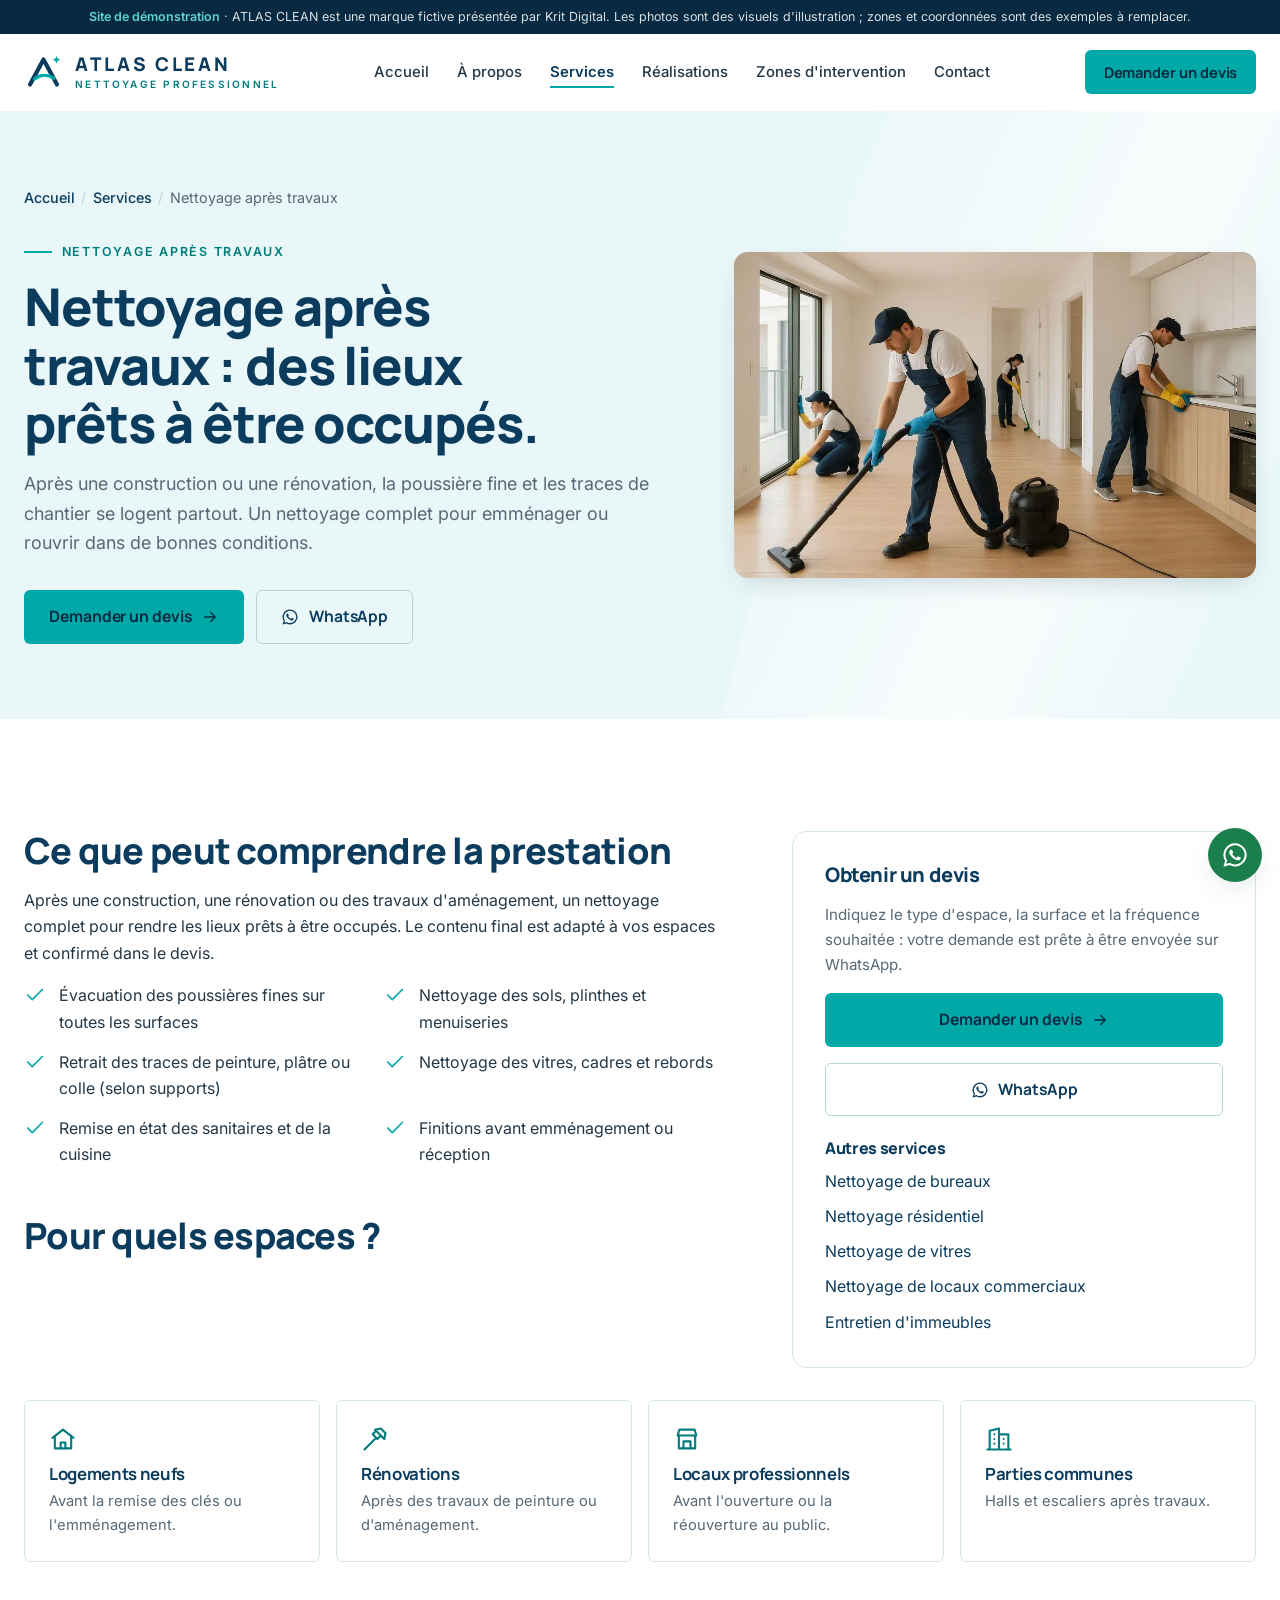
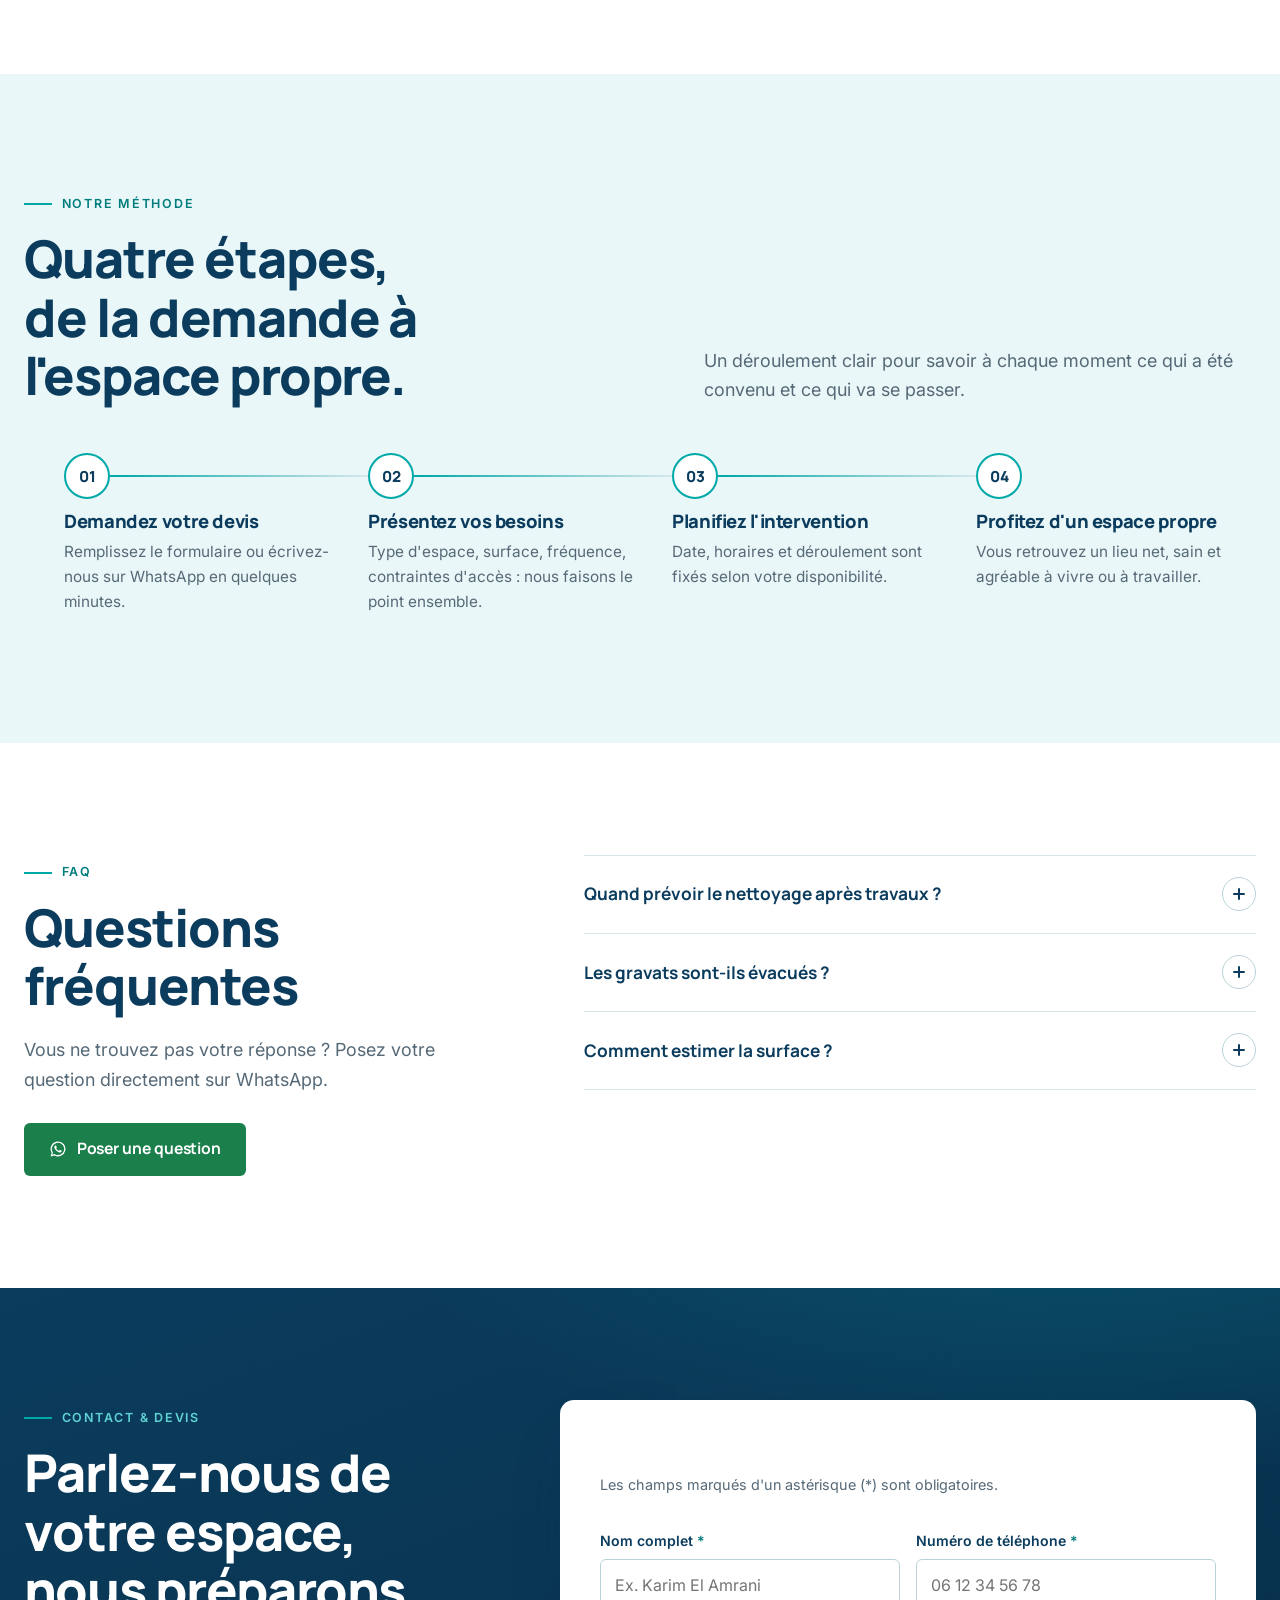
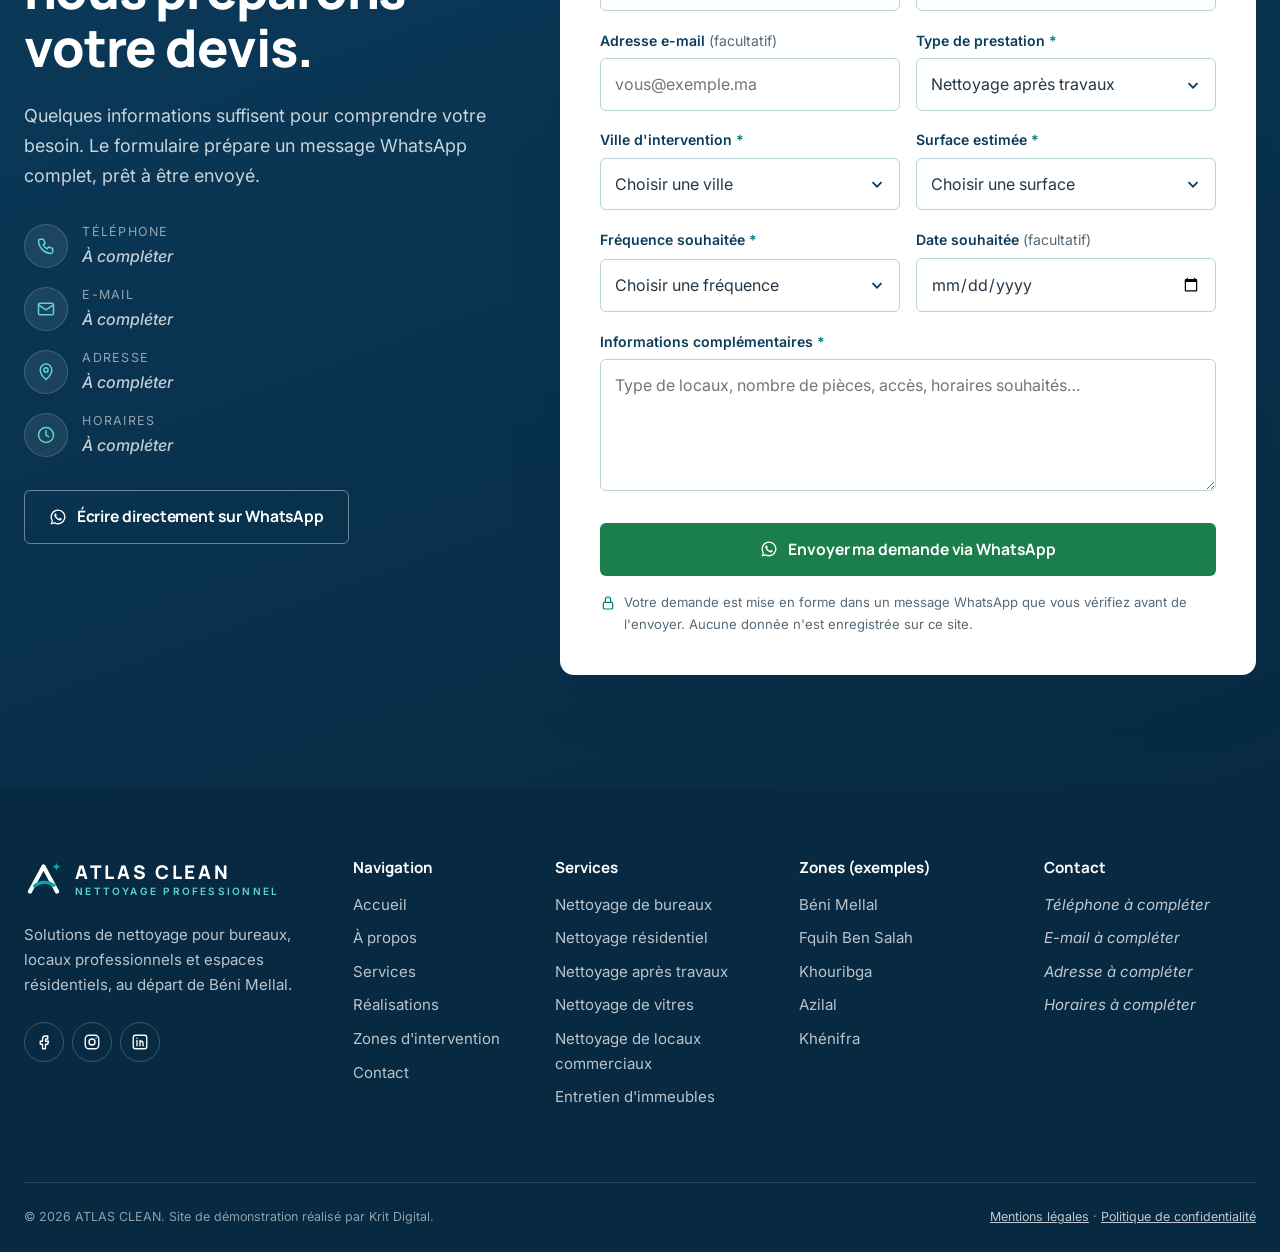
<file: services/nettoyage-apres-travaux/index.html>
<!doctype html>
<html lang="fr" class="no-js">
<head>
  <meta charset="utf-8">
  <meta name="viewport" content="width=device-width, initial-scale=1, viewport-fit=cover">
  <title>Nettoyage après travaux à Béni Mellal — fin de chantier | ATLAS CLEAN</title>
  <meta name="description" content="Nettoyage de fin de chantier après construction ou rénovation à Béni Mellal et dans la région : poussières, traces, vitres et sols. (Démonstration)">
  <meta name="robots" content="noindex, nofollow">
  <meta name="theme-color" content="#0B3C5D">
  <meta property="og:type" content="website">
  <meta property="og:locale" content="fr_MA">
  <meta property="og:site_name" content="ATLAS CLEAN">
  <meta property="og:title" content="Nettoyage après travaux à Béni Mellal — fin de chantier | ATLAS CLEAN">
  <meta property="og:description" content="Nettoyage de fin de chantier après construction ou rénovation à Béni Mellal et dans la région : poussières, traces, vitres et sols. (Démonstration)">
  <link rel="icon" href="../../assets/img/favicon.svg" type="image/svg+xml">
  <link rel="preconnect" href="https://fonts.googleapis.com">
  <link rel="preconnect" href="https://fonts.gstatic.com" crossorigin>
  <link rel="stylesheet" href="https://fonts.googleapis.com/css2?family=Inter:wght@400;500;600&amp;family=Manrope:wght@600;700;800&amp;display=swap">
  <link rel="stylesheet" href="../../assets/css/style.css">
  <script src="../../assets/js/config.js"></script>
  <script src="../../assets/js/main.js" defer></script>
</head>
<body>
<a class="skip-link" href="#main">Aller au contenu</a>
<div class="demo-bar" role="note"><strong>Site de démonstration</strong> · ATLAS CLEAN est une marque fictive présentée par Krit Digital. Les photos sont des visuels d'illustration ; zones et coordonnées sont des exemples à remplacer.</div>
<header class="site-header">
  <div class="container header-inner">
    <a class="brand " href="../../" aria-label="ATLAS CLEAN, retour à l'accueil"><svg class="brand-mark" viewBox="0 0 40 40" aria-hidden="true"><path d="M6 32.5 19.5 7.5 33 32.5" fill="none" stroke="currentColor" stroke-width="4.2" stroke-linejoin="round" stroke-linecap="round"/><path d="M10.5 27c5.6-4.6 13-5 19.5-.6" fill="none" stroke="#00A8A8" stroke-width="3.2" stroke-linecap="round"/><path d="M32.5 3.5c.4 2.6 1.6 3.8 4.2 4.2-2.6.4-3.8 1.6-4.2 4.2-.4-2.6-1.6-3.8-4.2-4.2 2.6-.4 3.8-1.6 4.2-4.2z" fill="#00A8A8"/></svg><span class="brand-text"><span class="brand-name" data-cfg="company-name">ATLAS CLEAN</span><span class="brand-tag">Nettoyage Professionnel</span></span></a>
    <nav class="nav" aria-label="Navigation principale"><ul class="nav-list"><li><a class="nav-link" href="../../">Accueil</a></li><li><a class="nav-link" href="../../a-propos/">À propos</a></li><li><a class="nav-link" href="../../services/" aria-current="page">Services</a></li><li><a class="nav-link" href="../../realisations/">Réalisations</a></li><li><a class="nav-link" href="../../zones-d-intervention/">Zones d&#x27;intervention</a></li><li><a class="nav-link" href="../../contact/">Contact</a></li></ul></nav>
    <a class="btn btn--sm header-cta" href="../../contact/#devis">Demander un devis</a>
    <button class="menu-toggle" type="button" aria-expanded="false" aria-controls="mobile-menu" aria-label="Ouvrir le menu"><span></span></button>
  </div>
</header>
<div class="mobile-menu" id="mobile-menu" aria-hidden="true" role="dialog" aria-modal="true" aria-label="Menu">
  <div class="mobile-menu-top"><a class="brand " href="../../" aria-label="ATLAS CLEAN, retour à l'accueil"><svg class="brand-mark" viewBox="0 0 40 40" aria-hidden="true"><path d="M6 32.5 19.5 7.5 33 32.5" fill="none" stroke="currentColor" stroke-width="4.2" stroke-linejoin="round" stroke-linecap="round"/><path d="M10.5 27c5.6-4.6 13-5 19.5-.6" fill="none" stroke="#00A8A8" stroke-width="3.2" stroke-linecap="round"/><path d="M32.5 3.5c.4 2.6 1.6 3.8 4.2 4.2-2.6.4-3.8 1.6-4.2 4.2-.4-2.6-1.6-3.8-4.2-4.2 2.6-.4 3.8-1.6 4.2-4.2z" fill="#00A8A8"/></svg><span class="brand-text"><span class="brand-name" data-cfg="company-name">ATLAS CLEAN</span><span class="brand-tag">Nettoyage Professionnel</span></span></a><button class="mobile-close" type="button" data-close-menu aria-label="Fermer le menu"><svg viewBox="0 0 24 24" fill="none" stroke="currentColor" stroke-width="1.8" stroke-linecap="round" stroke-linejoin="round" aria-hidden="true"><path d="M6 6l12 12M18 6 6 18"/></svg></button></div>
  <nav aria-label="Navigation mobile"><ul class="mobile-nav"><li><a href="../../">Accueil<svg viewBox="0 0 24 24" fill="none" stroke="currentColor" stroke-width="1.8" stroke-linecap="round" stroke-linejoin="round" aria-hidden="true"><path d="m9 6 6 6-6 6"/></svg></a></li><li><a href="../../a-propos/">À propos<svg viewBox="0 0 24 24" fill="none" stroke="currentColor" stroke-width="1.8" stroke-linecap="round" stroke-linejoin="round" aria-hidden="true"><path d="m9 6 6 6-6 6"/></svg></a></li><li><a href="../../services/" aria-current="page">Services<svg viewBox="0 0 24 24" fill="none" stroke="currentColor" stroke-width="1.8" stroke-linecap="round" stroke-linejoin="round" aria-hidden="true"><path d="m9 6 6 6-6 6"/></svg></a></li><li><a href="../../realisations/">Réalisations<svg viewBox="0 0 24 24" fill="none" stroke="currentColor" stroke-width="1.8" stroke-linecap="round" stroke-linejoin="round" aria-hidden="true"><path d="m9 6 6 6-6 6"/></svg></a></li><li><a href="../../zones-d-intervention/">Zones d&#x27;intervention<svg viewBox="0 0 24 24" fill="none" stroke="currentColor" stroke-width="1.8" stroke-linecap="round" stroke-linejoin="round" aria-hidden="true"><path d="m9 6 6 6-6 6"/></svg></a></li><li><a href="../../contact/">Contact<svg viewBox="0 0 24 24" fill="none" stroke="currentColor" stroke-width="1.8" stroke-linecap="round" stroke-linejoin="round" aria-hidden="true"><path d="m9 6 6 6-6 6"/></svg></a></li></ul></nav>
  <div class="mobile-menu-foot">
    <a class="btn btn--block" href="../../contact/#devis">Demander un devis <svg viewBox="0 0 24 24" fill="none" stroke="currentColor" stroke-width="1.8" stroke-linecap="round" stroke-linejoin="round" aria-hidden="true"><path d="M5 12h14M13 6l6 6-6 6"/></svg></a>
    <button class="btn btn--wa btn--block" type="button" data-wa><svg viewBox="0 0 24 24" aria-hidden="true" fill="currentColor"><path d="M12.04 2a9.9 9.9 0 0 0-8.5 15l-1.4 5 5.2-1.4A9.9 9.9 0 1 0 12.04 2zm0 18.1a8.2 8.2 0 0 1-4.2-1.15l-.3-.18-3.1.8.83-3-.2-.31a8.2 8.2 0 1 1 6.97 3.84zm4.5-6.1c-.25-.12-1.46-.72-1.69-.8-.23-.08-.39-.12-.56.12-.16.25-.64.8-.79.97-.14.16-.29.18-.54.06a6.7 6.7 0 0 1-3.3-2.9c-.25-.43.25-.4.71-1.33.08-.16.04-.31-.02-.43l-.76-1.83c-.2-.48-.4-.41-.56-.42h-.47a.9.9 0 0 0-.65.3 2.7 2.7 0 0 0-.85 2.02 4.7 4.7 0 0 0 1 2.5 10.8 10.8 0 0 0 4.13 3.65c1.54.66 2.14.72 2.91.6.47-.07 1.46-.6 1.66-1.17.2-.58.2-1.07.15-1.17-.06-.11-.22-.17-.47-.29z"/></svg> Écrire sur WhatsApp</button>
  </div>
</div>
<main id="main" tabindex="-1">
<section class="page-hero"><div class="container page-hero-grid"><div><nav class="breadcrumb" aria-label="Fil d'Ariane"><ol><li><a href="../../">Accueil</a></li><li><a href="../../services/">Services</a></li><li aria-current="page">Nettoyage après travaux</li></ol></nav><span class="eyebrow">Nettoyage après travaux</span><h1>Nettoyage après travaux : des lieux prêts à être occupés.</h1><p class="lead">Après une construction ou une rénovation, la poussière fine et les traces de chantier se logent partout. Un nettoyage complet pour emménager ou rouvrir dans de bonnes conditions.</p><div class="hero-actions"><a class="btn" href="../../contact/#devis">Demander un devis <svg viewBox="0 0 24 24" fill="none" stroke="currentColor" stroke-width="1.8" stroke-linecap="round" stroke-linejoin="round" aria-hidden="true"><path d="M5 12h14M13 6l6 6-6 6"/></svg></a><button class="btn btn--ghost" type="button" data-wa><svg viewBox="0 0 24 24" aria-hidden="true" fill="currentColor"><path d="M12.04 2a9.9 9.9 0 0 0-8.5 15l-1.4 5 5.2-1.4A9.9 9.9 0 1 0 12.04 2zm0 18.1a8.2 8.2 0 0 1-4.2-1.15l-.3-.18-3.1.8.83-3-.2-.31a8.2 8.2 0 1 1 6.97 3.84zm4.5-6.1c-.25-.12-1.46-.72-1.69-.8-.23-.08-.39-.12-.56.12-.16.25-.64.8-.79.97-.14.16-.29.18-.54.06a6.7 6.7 0 0 1-3.3-2.9c-.25-.43.25-.4.71-1.33.08-.16.04-.31-.02-.43l-.76-1.83c-.2-.48-.4-.41-.56-.42h-.47a.9.9 0 0 0-.65.3 2.7 2.7 0 0 0-.85 2.02 4.7 4.7 0 0 0 1 2.5 10.8 10.8 0 0 0 4.13 3.65c1.54.66 2.14.72 2.91.6.47-.07 1.46-.6 1.66-1.17.2-.58.2-1.07.15-1.17-.06-.11-.22-.17-.47-.29z"/></svg> WhatsApp</button></div></div>
  <div class="page-hero-media"><img src="../../assets/img/svc-apres-travaux.webp" alt="Nettoyage après travaux (visuel d&#x27;illustration)" width="1000" height="625" fetchpriority="high"></div></div></section><section class="section" aria-labelledby="incl-title">
  <div class="container detail-grid">
    <div class="prose">
      <h2 id="incl-title">Ce que peut comprendre la prestation</h2>
      <p>Après une construction, une rénovation ou des travaux d&#x27;aménagement, un nettoyage complet pour rendre les lieux prêts à être occupés. Le contenu final est adapté à vos espaces et confirmé dans le devis.</p>
      <ul class="check-list check-list--2"><li><svg viewBox="0 0 24 24" fill="none" stroke="currentColor" stroke-width="1.8" stroke-linecap="round" stroke-linejoin="round" aria-hidden="true"><path d="M20 6 9 17l-5-5"/></svg><span>Évacuation des poussières fines sur toutes les surfaces</span></li><li><svg viewBox="0 0 24 24" fill="none" stroke="currentColor" stroke-width="1.8" stroke-linecap="round" stroke-linejoin="round" aria-hidden="true"><path d="M20 6 9 17l-5-5"/></svg><span>Nettoyage des sols, plinthes et menuiseries</span></li><li><svg viewBox="0 0 24 24" fill="none" stroke="currentColor" stroke-width="1.8" stroke-linecap="round" stroke-linejoin="round" aria-hidden="true"><path d="M20 6 9 17l-5-5"/></svg><span>Retrait des traces de peinture, plâtre ou colle (selon supports)</span></li><li><svg viewBox="0 0 24 24" fill="none" stroke="currentColor" stroke-width="1.8" stroke-linecap="round" stroke-linejoin="round" aria-hidden="true"><path d="M20 6 9 17l-5-5"/></svg><span>Nettoyage des vitres, cadres et rebords</span></li><li><svg viewBox="0 0 24 24" fill="none" stroke="currentColor" stroke-width="1.8" stroke-linecap="round" stroke-linejoin="round" aria-hidden="true"><path d="M20 6 9 17l-5-5"/></svg><span>Remise en état des sanitaires et de la cuisine</span></li><li><svg viewBox="0 0 24 24" fill="none" stroke="currentColor" stroke-width="1.8" stroke-linecap="round" stroke-linejoin="round" aria-hidden="true"><path d="M20 6 9 17l-5-5"/></svg><span>Finitions avant emménagement ou réception</span></li></ul>
      <h2>Pour quels espaces ?</h2>
    </div>
    <aside class="side-card">
      <h2>Obtenir un devis</h2>
      <p>Indiquez le type d'espace, la surface et la fréquence souhaitée : votre demande est prête à être envoyée sur WhatsApp.</p>
      <a class="btn" href="../../contact/?service=apres-travaux#devis">Demander un devis <svg viewBox="0 0 24 24" fill="none" stroke="currentColor" stroke-width="1.8" stroke-linecap="round" stroke-linejoin="round" aria-hidden="true"><path d="M5 12h14M13 6l6 6-6 6"/></svg></a>
      <button class="btn btn--ghost" type="button" data-wa><svg viewBox="0 0 24 24" aria-hidden="true" fill="currentColor"><path d="M12.04 2a9.9 9.9 0 0 0-8.5 15l-1.4 5 5.2-1.4A9.9 9.9 0 1 0 12.04 2zm0 18.1a8.2 8.2 0 0 1-4.2-1.15l-.3-.18-3.1.8.83-3-.2-.31a8.2 8.2 0 1 1 6.97 3.84zm4.5-6.1c-.25-.12-1.46-.72-1.69-.8-.23-.08-.39-.12-.56.12-.16.25-.64.8-.79.97-.14.16-.29.18-.54.06a6.7 6.7 0 0 1-3.3-2.9c-.25-.43.25-.4.71-1.33.08-.16.04-.31-.02-.43l-.76-1.83c-.2-.48-.4-.41-.56-.42h-.47a.9.9 0 0 0-.65.3 2.7 2.7 0 0 0-.85 2.02 4.7 4.7 0 0 0 1 2.5 10.8 10.8 0 0 0 4.13 3.65c1.54.66 2.14.72 2.91.6.47-.07 1.46-.6 1.66-1.17.2-.58.2-1.07.15-1.17-.06-.11-.22-.17-.47-.29z"/></svg> WhatsApp</button>
      <div><h3 style="font-size:1rem;margin:0.5rem 0 0.6rem">Autres services</h3><ul class="footer-links" style="color:var(--navy)"><li><a href="../../services/nettoyage-de-bureaux/">Nettoyage de bureaux</a></li><li><a href="../../services/nettoyage-residentiel/">Nettoyage résidentiel</a></li><li><a href="../../services/#vitres">Nettoyage de vitres</a></li><li><a href="../../services/#commerciaux">Nettoyage de locaux commerciaux</a></li><li><a href="../../services/#immeubles">Entretien d&#x27;immeubles</a></li></ul></div>
    </aside>
  </div>
  <div class="container"><div class="spaces"><div class="space"><svg viewBox="0 0 24 24" fill="none" stroke="currentColor" stroke-width="1.8" stroke-linecap="round" stroke-linejoin="round" aria-hidden="true"><path d="M3 11 12 4l9 7"/><path d="M5 10v10h14V10"/><path d="M10 20v-5h4v5"/></svg><h3>Logements neufs</h3><p>Avant la remise des clés ou l&#x27;emménagement.</p></div><div class="space"><svg viewBox="0 0 24 24" fill="none" stroke="currentColor" stroke-width="1.8" stroke-linecap="round" stroke-linejoin="round" aria-hidden="true"><path d="m14 6 4 4M3 21l9-9M12 4l5-1 4 4-1 5-3-3-3 3-4-4 3-3z"/></svg><h3>Rénovations</h3><p>Après des travaux de peinture ou d&#x27;aménagement.</p></div><div class="space"><svg viewBox="0 0 24 24" fill="none" stroke="currentColor" stroke-width="1.8" stroke-linecap="round" stroke-linejoin="round" aria-hidden="true"><path d="M4 9h16l-1.5-5h-13z"/><path d="M5 9v11h14V9M9 20v-6h6v6"/></svg><h3>Locaux professionnels</h3><p>Avant l&#x27;ouverture ou la réouverture au public.</p></div><div class="space"><svg viewBox="0 0 24 24" fill="none" stroke="currentColor" stroke-width="1.8" stroke-linecap="round" stroke-linejoin="round" aria-hidden="true"><path d="M4 21V5l8-2v18M12 8h8v13M8 8h.01M8 12h.01M8 16h.01M16 12h.01M16 16h.01M2 21h20"/></svg><h3>Parties communes</h3><p>Halls et escaliers après travaux.</p></div></div></div>
</section><section class="section section--ice" aria-labelledby="method-title">
  <div class="container">
    <div class="section-head section-head--split">
      <div><span class="eyebrow">Notre méthode</span><h2 class="h2" id="method-title">Quatre étapes, de la demande à l'espace propre.</h2></div>
      <p class="lead">Un déroulement clair pour savoir à chaque moment ce qui a été convenu et ce qui va se passer.</p>
    </div>
    <ol class="steps reveal"><li class="step"><span class="step-num" aria-hidden="true">01</span><h3>Demandez votre devis</h3><p>Remplissez le formulaire ou écrivez-nous sur WhatsApp en quelques minutes.</p></li><li class="step"><span class="step-num" aria-hidden="true">02</span><h3>Présentez vos besoins</h3><p>Type d&#x27;espace, surface, fréquence, contraintes d&#x27;accès : nous faisons le point ensemble.</p></li><li class="step"><span class="step-num" aria-hidden="true">03</span><h3>Planifiez l&#x27;intervention</h3><p>Date, horaires et déroulement sont fixés selon votre disponibilité.</p></li><li class="step"><span class="step-num" aria-hidden="true">04</span><h3>Profitez d&#x27;un espace propre</h3><p>Vous retrouvez un lieu net, sain et agréable à vivre ou à travailler.</p></li></ol>
  </div>
</section><section class="section" id="faq" aria-labelledby="sfaq-title">
  <div class="container faq-grid">
    <div>
      <span class="eyebrow">FAQ</span>
      <h2 class="h2" id="sfaq-title">Questions fréquentes</h2>
      <p class="lead" style="margin-top:1.25rem">Vous ne trouvez pas votre réponse ? Posez votre question directement sur WhatsApp.</p>
      <button class="btn btn--wa" type="button" data-wa style="margin-top:1.75rem"><svg viewBox="0 0 24 24" aria-hidden="true" fill="currentColor"><path d="M12.04 2a9.9 9.9 0 0 0-8.5 15l-1.4 5 5.2-1.4A9.9 9.9 0 1 0 12.04 2zm0 18.1a8.2 8.2 0 0 1-4.2-1.15l-.3-.18-3.1.8.83-3-.2-.31a8.2 8.2 0 1 1 6.97 3.84zm4.5-6.1c-.25-.12-1.46-.72-1.69-.8-.23-.08-.39-.12-.56.12-.16.25-.64.8-.79.97-.14.16-.29.18-.54.06a6.7 6.7 0 0 1-3.3-2.9c-.25-.43.25-.4.71-1.33.08-.16.04-.31-.02-.43l-.76-1.83c-.2-.48-.4-.41-.56-.42h-.47a.9.9 0 0 0-.65.3 2.7 2.7 0 0 0-.85 2.02 4.7 4.7 0 0 0 1 2.5 10.8 10.8 0 0 0 4.13 3.65c1.54.66 2.14.72 2.91.6.47-.07 1.46-.6 1.66-1.17.2-.58.2-1.07.15-1.17-.06-.11-.22-.17-.47-.29z"/></svg> Poser une question</button>
    </div>
    <div class="faq-list"><div class="faq-item"><h3 class="faq-q"><button class="faq-btn" type="button" aria-expanded="false" id="sfaq-b0">Quand prévoir le nettoyage après travaux ?<span class="faq-icon" aria-hidden="true"></span></button></h3>
<div class="faq-panel" id="sfaq-p0" role="region" aria-labelledby="sfaq-b0"><div><p>Idéalement une fois les corps de métier partis et les gros déchets évacués. La date est fixée avec vous selon l&#x27;avancement du chantier.</p></div></div></div><div class="faq-item"><h3 class="faq-q"><button class="faq-btn" type="button" aria-expanded="false" id="sfaq-b1">Les gravats sont-ils évacués ?<span class="faq-icon" aria-hidden="true"></span></button></h3>
<div class="faq-panel" id="sfaq-p1" role="region" aria-labelledby="sfaq-b1"><div><p>L&#x27;évacuation des déchets de chantier n&#x27;est pas incluse par défaut. Précisez votre besoin dans la demande pour qu&#x27;il soit étudié.</p></div></div></div><div class="faq-item"><h3 class="faq-q"><button class="faq-btn" type="button" aria-expanded="false" id="sfaq-b2">Comment estimer la surface ?<span class="faq-icon" aria-hidden="true"></span></button></h3>
<div class="faq-panel" id="sfaq-p2" role="region" aria-labelledby="sfaq-b2"><div><p>Une estimation suffit pour commencer. Si vous ne la connaissez pas, choisissez « À déterminer » dans le formulaire.</p></div></div></div></div>
  </div>
</section><section class="section section--navy" id="devis" aria-labelledby="quote-title">
  <div class="container quote-grid">
    <div class="quote-aside">
      <span class="eyebrow">Contact &amp; devis</span>
      <h2 class="h2" id="quote-title">Parlez-nous de votre espace, nous préparons votre devis.</h2>
      <p class="lead">Quelques informations suffisent pour comprendre votre besoin. Le formulaire prépare un message WhatsApp complet, prêt à être envoyé.</p>
      <ul class="contact-lines">
  <li><span class="ic"><svg viewBox="0 0 24 24" fill="none" stroke="currentColor" stroke-width="1.8" stroke-linecap="round" stroke-linejoin="round" aria-hidden="true"><path d="M5 4h4l2 5-2.5 1.5a11 11 0 0 0 5 5L15 13l5 2v4a2 2 0 0 1-2 2A16 16 0 0 1 3 6a2 2 0 0 1 2-2"/></svg></span><div><small>Téléphone</small><a data-cfg-href="phone"><span data-cfg="phone" data-placeholder="À compléter">À compléter</span></a></div></li>
  <li><span class="ic"><svg viewBox="0 0 24 24" fill="none" stroke="currentColor" stroke-width="1.8" stroke-linecap="round" stroke-linejoin="round" aria-hidden="true"><rect x="3" y="5" width="18" height="14" rx="2"/><path d="m3 7 9 6 9-6"/></svg></span><div><small>E-mail</small><a data-cfg-href="email"><span data-cfg="email" data-placeholder="À compléter">À compléter</span></a></div></li>
  <li><span class="ic"><svg viewBox="0 0 24 24" fill="none" stroke="currentColor" stroke-width="1.8" stroke-linecap="round" stroke-linejoin="round" aria-hidden="true"><path d="M12 21s-7-6.2-7-11.5A7 7 0 0 1 19 9.5C19 14.8 12 21 12 21z"/><circle cx="12" cy="9.5" r="2.5"/></svg></span><div><small>Adresse</small><span data-cfg="address" data-placeholder="À compléter">À compléter</span></div></li>
  <li><span class="ic"><svg viewBox="0 0 24 24" fill="none" stroke="currentColor" stroke-width="1.8" stroke-linecap="round" stroke-linejoin="round" aria-hidden="true"><circle cx="12" cy="12" r="9"/><path d="M12 7v5l3 2"/></svg></span><div><small>Horaires</small><span data-cfg="hours" data-placeholder="À compléter">À compléter</span></div></li>
</ul>
      <button class="btn btn--light" type="button" data-wa style="margin-top:2rem"><svg viewBox="0 0 24 24" aria-hidden="true" fill="currentColor"><path d="M12.04 2a9.9 9.9 0 0 0-8.5 15l-1.4 5 5.2-1.4A9.9 9.9 0 1 0 12.04 2zm0 18.1a8.2 8.2 0 0 1-4.2-1.15l-.3-.18-3.1.8.83-3-.2-.31a8.2 8.2 0 1 1 6.97 3.84zm4.5-6.1c-.25-.12-1.46-.72-1.69-.8-.23-.08-.39-.12-.56.12-.16.25-.64.8-.79.97-.14.16-.29.18-.54.06a6.7 6.7 0 0 1-3.3-2.9c-.25-.43.25-.4.71-1.33.08-.16.04-.31-.02-.43l-.76-1.83c-.2-.48-.4-.41-.56-.42h-.47a.9.9 0 0 0-.65.3 2.7 2.7 0 0 0-.85 2.02 4.7 4.7 0 0 0 1 2.5 10.8 10.8 0 0 0 4.13 3.65c1.54.66 2.14.72 2.91.6.47-.07 1.46-.6 1.66-1.17.2-.58.2-1.07.15-1.17-.06-.11-.22-.17-.47-.29z"/></svg> Écrire directement sur WhatsApp</button>
    </div>
    <form class="quote-form" id="devis-form" data-quote novalidate aria-labelledby="devis-form-title">
  <h3 id="devis-form-title">Demande de devis</h3>
  <p class="form-intro">Les champs marqués d'un astérisque (*) sont obligatoires.</p>
  <div class="form-grid">
    <div class="field"><label for="devis-form-name">Nom complet <span class="req" aria-hidden="true">*</span></label><input id="devis-form-name" name="name" aria-describedby="devis-form-name-err" type="text" autocomplete="name" required placeholder="Ex. Karim El Amrani"><p class="field-error" id="devis-form-name-err" aria-live="polite"></p></div>
    <div class="field"><label for="devis-form-phone">Numéro de téléphone <span class="req" aria-hidden="true">*</span></label><input id="devis-form-phone" name="phone" aria-describedby="devis-form-phone-err" type="tel" autocomplete="tel" inputmode="tel" required placeholder="06 12 34 56 78"><p class="field-error" id="devis-form-phone-err" aria-live="polite"></p></div>
    <div class="field"><label for="devis-form-email">Adresse e-mail <span class="opt">(facultatif)</span></label><input id="devis-form-email" name="email" aria-describedby="devis-form-email-err" type="email" autocomplete="email" placeholder="vous@exemple.ma"><p class="field-error" id="devis-form-email-err" aria-live="polite"></p></div>
    <div class="field"><label for="devis-form-service">Type de prestation <span class="req" aria-hidden="true">*</span></label><select id="devis-form-service" name="service" aria-describedby="devis-form-service-err" required><option value="">Choisir une prestation</option><option value="Nettoyage de bureaux" data-key="bureaux">Nettoyage de bureaux</option><option value="Nettoyage résidentiel" data-key="residentiel">Nettoyage résidentiel</option><option value="Nettoyage après travaux" data-key="apres-travaux" selected>Nettoyage après travaux</option><option value="Nettoyage de vitres" data-key="vitres">Nettoyage de vitres</option><option value="Nettoyage de locaux commerciaux" data-key="commerciaux">Nettoyage de locaux commerciaux</option><option value="Entretien d&#x27;immeubles" data-key="immeubles">Entretien d&#x27;immeubles</option><option value="Autre besoin (à préciser)" data-key="autre">Autre besoin (à préciser)</option></select><p class="field-error" id="devis-form-service-err" aria-live="polite"></p></div>
    <div class="field"><label for="devis-form-city">Ville d'intervention <span class="req" aria-hidden="true">*</span></label><select id="devis-form-city" name="city" aria-describedby="devis-form-city-err" required><option value="">Choisir une ville</option><option>Béni Mellal</option><option>Fquih Ben Salah</option><option>Khouribga</option><option>Azilal</option><option>Khénifra</option><option value="Autre ville (à préciser)">Autre ville (à préciser)</option></select><p class="field-error" id="devis-form-city-err" aria-live="polite"></p></div>
    <div class="field"><label for="devis-form-surface">Surface estimée <span class="req" aria-hidden="true">*</span></label><select id="devis-form-surface" name="surface" aria-describedby="devis-form-surface-err" required><option value="">Choisir une surface</option><option>Moins de 50 m²</option><option>50–150 m²</option><option>150–500 m²</option><option>Plus de 500 m²</option><option>À déterminer</option></select><p class="field-error" id="devis-form-surface-err" aria-live="polite"></p></div>
    <div class="field"><label for="devis-form-frequency">Fréquence souhaitée <span class="req" aria-hidden="true">*</span></label><select id="devis-form-frequency" name="frequency" aria-describedby="devis-form-frequency-err" required><option value="">Choisir une fréquence</option><option>Intervention ponctuelle</option><option>Quotidienne</option><option>Hebdomadaire</option><option>Mensuelle</option></select><p class="field-error" id="devis-form-frequency-err" aria-live="polite"></p></div>
    <div class="field"><label for="devis-form-date">Date souhaitée <span class="opt">(facultatif)</span></label><input id="devis-form-date" name="date" aria-describedby="devis-form-date-err" type="date"><p class="field-error" id="devis-form-date-err" aria-live="polite"></p></div>
    <div class="field field--full"><label for="devis-form-message">Informations complémentaires <span class="req" aria-hidden="true">*</span></label><textarea id="devis-form-message" name="message" aria-describedby="devis-form-message-err" rows="4" required placeholder="Type de locaux, nombre de pièces, accès, horaires souhaités…"></textarea><p class="field-error" id="devis-form-message-err" aria-live="polite"></p></div>
  </div>
  <div class="form-foot">
    <div class="form-alert form-alert--error" role="alert" hidden></div>
    <button class="btn btn--wa btn--block" type="submit"><svg viewBox="0 0 24 24" aria-hidden="true" fill="currentColor"><path d="M12.04 2a9.9 9.9 0 0 0-8.5 15l-1.4 5 5.2-1.4A9.9 9.9 0 1 0 12.04 2zm0 18.1a8.2 8.2 0 0 1-4.2-1.15l-.3-.18-3.1.8.83-3-.2-.31a8.2 8.2 0 1 1 6.97 3.84zm4.5-6.1c-.25-.12-1.46-.72-1.69-.8-.23-.08-.39-.12-.56.12-.16.25-.64.8-.79.97-.14.16-.29.18-.54.06a6.7 6.7 0 0 1-3.3-2.9c-.25-.43.25-.4.71-1.33.08-.16.04-.31-.02-.43l-.76-1.83c-.2-.48-.4-.41-.56-.42h-.47a.9.9 0 0 0-.65.3 2.7 2.7 0 0 0-.85 2.02 4.7 4.7 0 0 0 1 2.5 10.8 10.8 0 0 0 4.13 3.65c1.54.66 2.14.72 2.91.6.47-.07 1.46-.6 1.66-1.17.2-.58.2-1.07.15-1.17-.06-.11-.22-.17-.47-.29z"/></svg> Envoyer ma demande via WhatsApp</button>
    <p class="form-note"><svg viewBox="0 0 24 24" fill="none" stroke="currentColor" stroke-width="1.8" stroke-linecap="round" stroke-linejoin="round" aria-hidden="true"><rect x="5" y="11" width="14" height="10" rx="2"/><path d="M8 11V7a4 4 0 0 1 8 0v4"/></svg><span>Votre demande est mise en forme dans un message WhatsApp que vous vérifiez avant de l'envoyer. Aucune donnée n'est enregistrée sur ce site.</span></p>
  </div>
</form>
  </div>
</section>
</main>
<footer class="site-footer">
  <div class="container">
    <div class="footer-grid">
      <div>
        <a class="brand " href="../../" aria-label="ATLAS CLEAN, retour à l'accueil"><svg class="brand-mark" viewBox="0 0 40 40" aria-hidden="true"><path d="M6 32.5 19.5 7.5 33 32.5" fill="none" stroke="currentColor" stroke-width="4.2" stroke-linejoin="round" stroke-linecap="round"/><path d="M10.5 27c5.6-4.6 13-5 19.5-.6" fill="none" stroke="#00A8A8" stroke-width="3.2" stroke-linecap="round"/><path d="M32.5 3.5c.4 2.6 1.6 3.8 4.2 4.2-2.6.4-3.8 1.6-4.2 4.2-.4-2.6-1.6-3.8-4.2-4.2 2.6-.4 3.8-1.6 4.2-4.2z" fill="#00A8A8"/></svg><span class="brand-text"><span class="brand-name" data-cfg="company-name">ATLAS CLEAN</span><span class="brand-tag">Nettoyage Professionnel</span></span></a>
        <p class="footer-about">Solutions de nettoyage pour bureaux, locaux professionnels et espaces résidentiels, au départ de Béni Mellal.</p>
        <div class="socials">
          <a data-social="facebook" aria-label="Facebook"><svg viewBox="0 0 24 24" fill="none" stroke="currentColor" stroke-width="1.8" stroke-linecap="round" stroke-linejoin="round" aria-hidden="true"><path d="M14 8h3V4h-3a4 4 0 0 0-4 4v3H7v4h3v6h4v-6h3l1-4h-4V8.5a.5.5 0 0 1 .5-.5z"/></svg></a>
          <a data-social="instagram" aria-label="Instagram"><svg viewBox="0 0 24 24" fill="none" stroke="currentColor" stroke-width="1.8" stroke-linecap="round" stroke-linejoin="round" aria-hidden="true"><rect x="3" y="3" width="18" height="18" rx="5"/><circle cx="12" cy="12" r="4"/><path d="M17.5 6.5h.01"/></svg></a>
          <a data-social="linkedin" aria-label="LinkedIn"><svg viewBox="0 0 24 24" fill="none" stroke="currentColor" stroke-width="1.8" stroke-linecap="round" stroke-linejoin="round" aria-hidden="true"><rect x="3" y="3" width="18" height="18" rx="3"/><path d="M8 10v7M8 7h.01M12 17v-4a2 2 0 0 1 4 0v4M12 10v7"/></svg></a>
        </div>
      </div>
      <div><h2 class="footer-title">Navigation</h2><ul class="footer-links"><li><a href="../../">Accueil</a></li><li><a href="../../a-propos/">À propos</a></li><li><a href="../../services/">Services</a></li><li><a href="../../realisations/">Réalisations</a></li><li><a href="../../zones-d-intervention/">Zones d&#x27;intervention</a></li><li><a href="../../contact/">Contact</a></li></ul></div>
      <div><h2 class="footer-title">Services</h2><ul class="footer-links"><li><a href="../../services/nettoyage-de-bureaux/">Nettoyage de bureaux</a></li><li><a href="../../services/nettoyage-residentiel/">Nettoyage résidentiel</a></li><li><a href="../../services/nettoyage-apres-travaux/">Nettoyage après travaux</a></li><li><a href="../../services/#vitres">Nettoyage de vitres</a></li><li><a href="../../services/#commerciaux">Nettoyage de locaux commerciaux</a></li><li><a href="../../services/#immeubles">Entretien d&#x27;immeubles</a></li></ul></div>
      <div><h2 class="footer-title">Zones (exemples)</h2><ul class="footer-links"><li>Béni Mellal</li><li>Fquih Ben Salah</li><li>Khouribga</li><li>Azilal</li><li>Khénifra</li></ul></div>
      <div><h2 class="footer-title">Contact</h2>
        <ul class="footer-links">
          <li><a data-cfg-href="phone"><span data-cfg="phone" data-placeholder="Téléphone à compléter">Téléphone à compléter</span></a></li>
          <li><a data-cfg-href="email"><span data-cfg="email" data-placeholder="E-mail à compléter">E-mail à compléter</span></a></li>
          <li><span data-cfg="address" data-placeholder="Adresse à compléter">Adresse à compléter</span></li>
          <li><span data-cfg="hours" data-placeholder="Horaires à compléter">Horaires à compléter</span></li>
        </ul>
      </div>
    </div>
    <div class="footer-bottom">
      <p>© <span data-year>2026</span> <span data-cfg="company-name">ATLAS CLEAN</span>. Site de démonstration réalisé par Krit Digital.</p>
      <p><a href="../../mentions-legales/">Mentions légales</a> · <a href="../../politique-de-confidentialite/">Politique de confidentialité</a></p>
    </div>
  </div>
</footer>
<button class="to-top" type="button" aria-label="Revenir en haut de la page"><svg viewBox="0 0 24 24" fill="none" stroke="currentColor" stroke-width="1.8" stroke-linecap="round" stroke-linejoin="round" aria-hidden="true"><path d="M12 19V5M6 11l6-6 6 6"/></svg></button>
<button class="fab-wa" type="button" data-wa aria-label="Demander un devis sur WhatsApp"><svg viewBox="0 0 24 24" aria-hidden="true" fill="currentColor"><path d="M12.04 2a9.9 9.9 0 0 0-8.5 15l-1.4 5 5.2-1.4A9.9 9.9 0 1 0 12.04 2zm0 18.1a8.2 8.2 0 0 1-4.2-1.15l-.3-.18-3.1.8.83-3-.2-.31a8.2 8.2 0 1 1 6.97 3.84zm4.5-6.1c-.25-.12-1.46-.72-1.69-.8-.23-.08-.39-.12-.56.12-.16.25-.64.8-.79.97-.14.16-.29.18-.54.06a6.7 6.7 0 0 1-3.3-2.9c-.25-.43.25-.4.71-1.33.08-.16.04-.31-.02-.43l-.76-1.83c-.2-.48-.4-.41-.56-.42h-.47a.9.9 0 0 0-.65.3 2.7 2.7 0 0 0-.85 2.02 4.7 4.7 0 0 0 1 2.5 10.8 10.8 0 0 0 4.13 3.65c1.54.66 2.14.72 2.91.6.47-.07 1.46-.6 1.66-1.17.2-.58.2-1.07.15-1.17-.06-.11-.22-.17-.47-.29z"/></svg></button>
<dialog class="modal" id="wa-modal" aria-labelledby="wa-modal-title">
  <div class="modal-inner">
    <div class="modal-head">
      <div><span class="modal-badge">Mode démonstration</span><h2 id="wa-modal-title">Aperçu de votre message WhatsApp</h2></div>
      <button class="modal-close" type="button" data-modal-close aria-label="Fermer"><svg viewBox="0 0 24 24" fill="none" stroke="currentColor" stroke-width="1.8" stroke-linecap="round" stroke-linejoin="round" aria-hidden="true"><path d="M6 6l12 12M18 6 6 18"/></svg></button>
    </div>
    <p>Aucun numéro WhatsApp n'est encore configuré sur ce site de démonstration : <strong>aucune demande n'a été envoyée</strong>. Une fois le numéro de l'entreprise renseigné, ce message s'ouvrira directement dans WhatsApp.</p>
    <pre></pre>
    <div class="modal-actions">
      <button class="btn btn--navy btn--sm" type="button" data-copy><svg viewBox="0 0 24 24" fill="none" stroke="currentColor" stroke-width="1.8" stroke-linecap="round" stroke-linejoin="round" aria-hidden="true"><rect x="9" y="9" width="11" height="11" rx="2"/><path d="M5 15V5a2 2 0 0 1 2-2h8"/></svg><span>Copier le message</span></button>
      <button class="btn btn--ghost btn--sm" type="button" data-modal-close>Fermer</button>
    </div>
  </div>
</dialog>
</body>
</html>
</file>
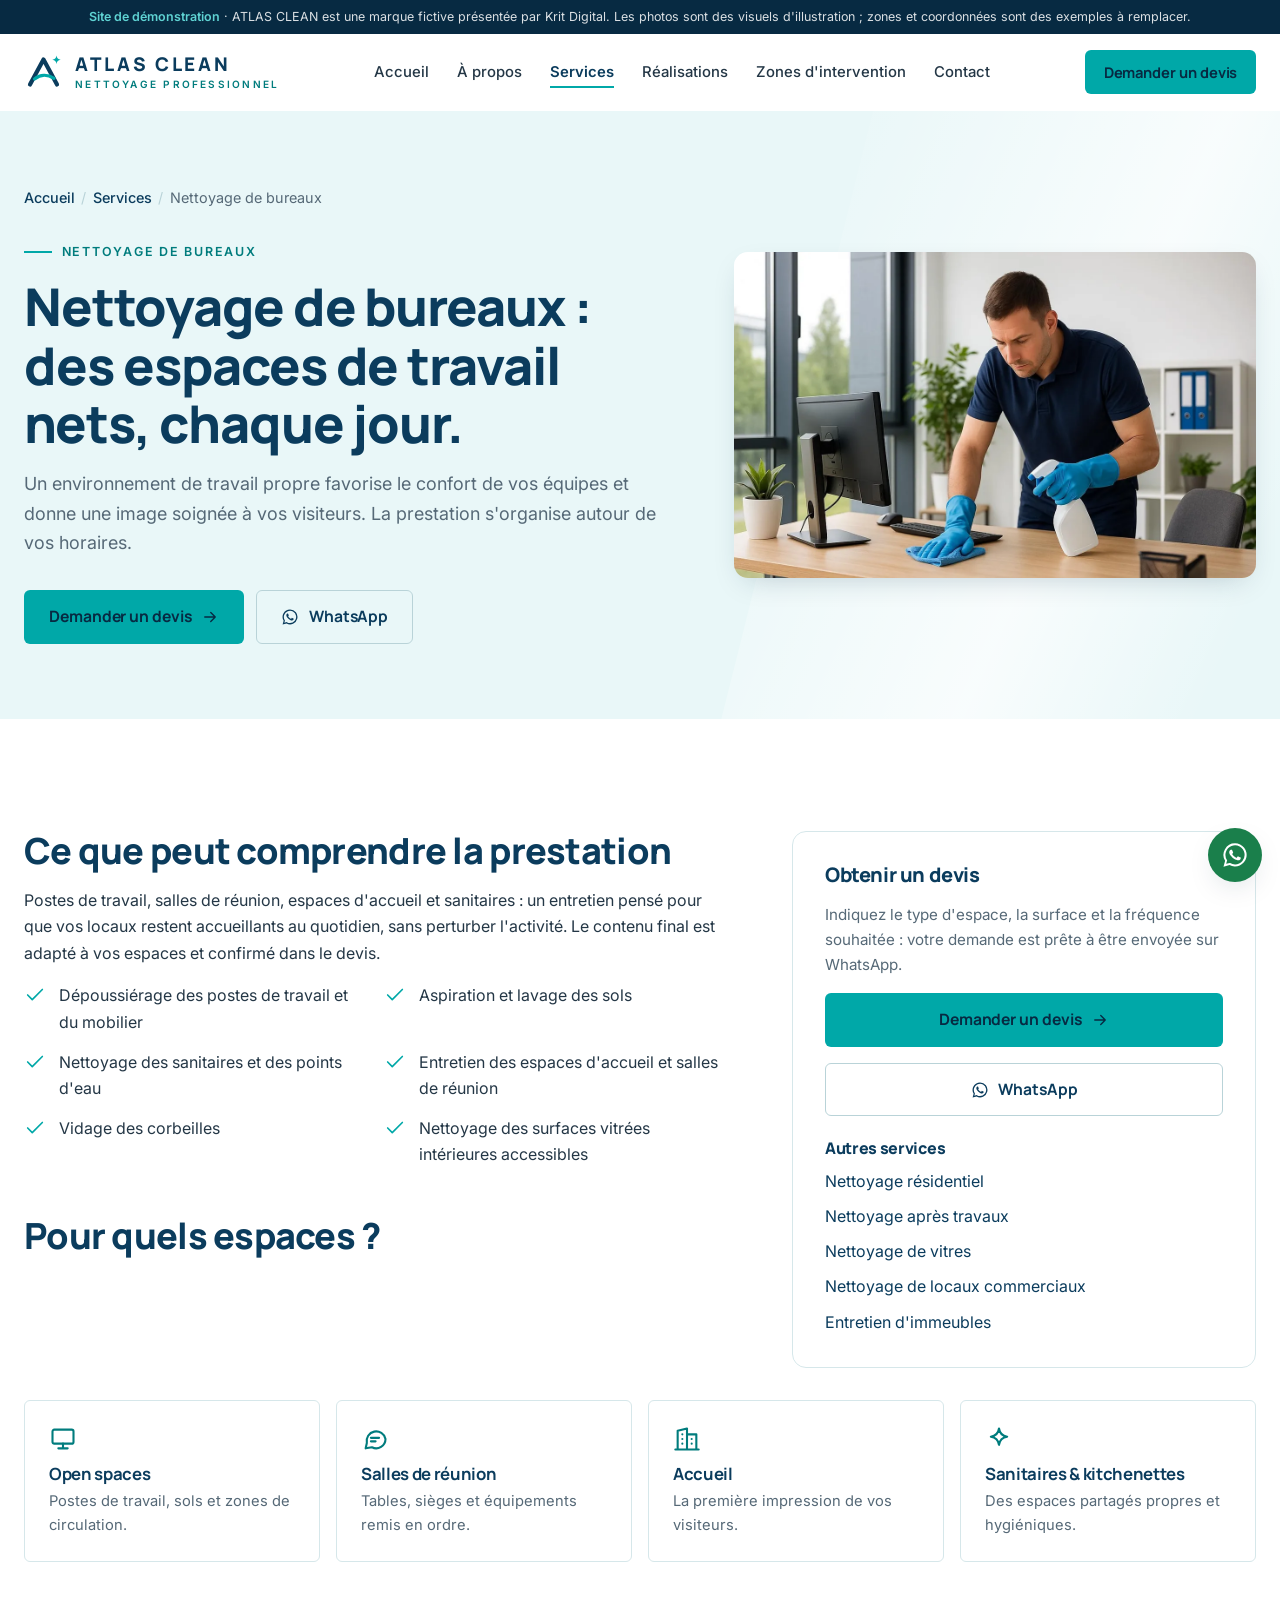
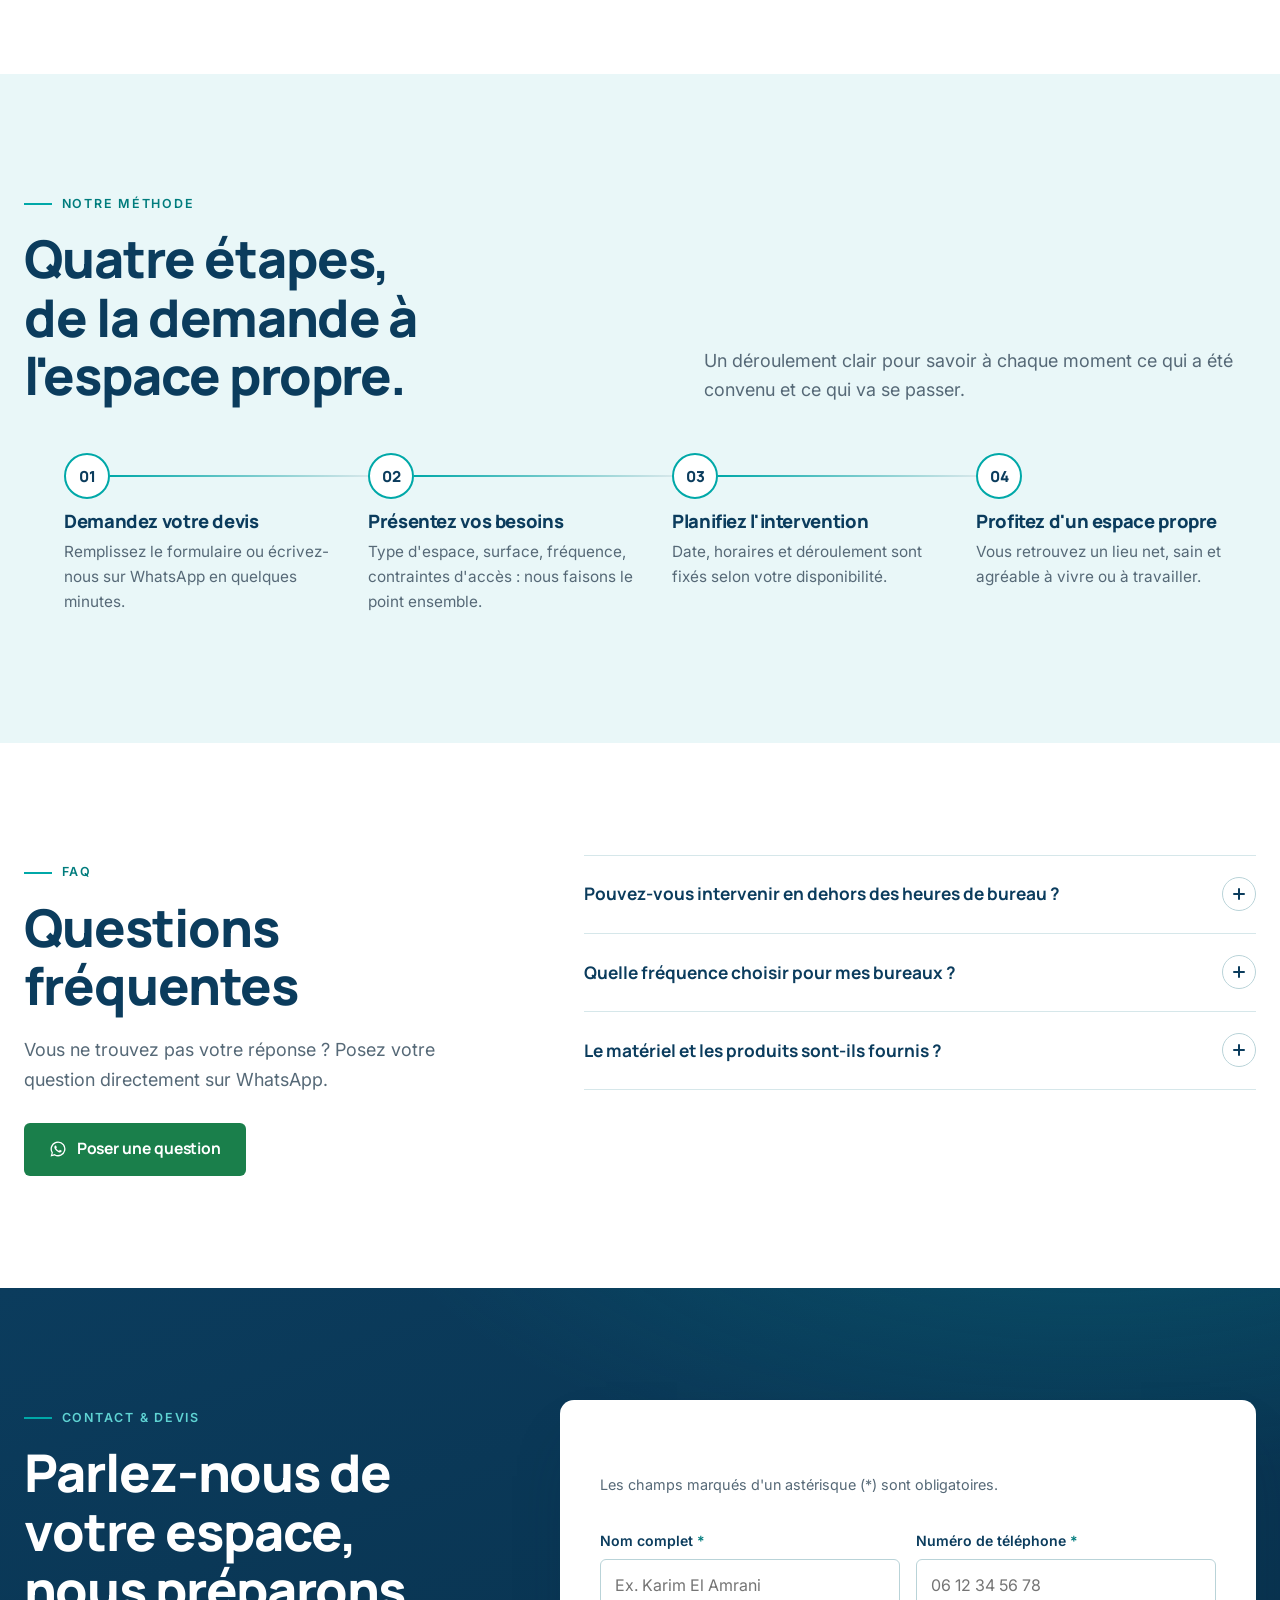
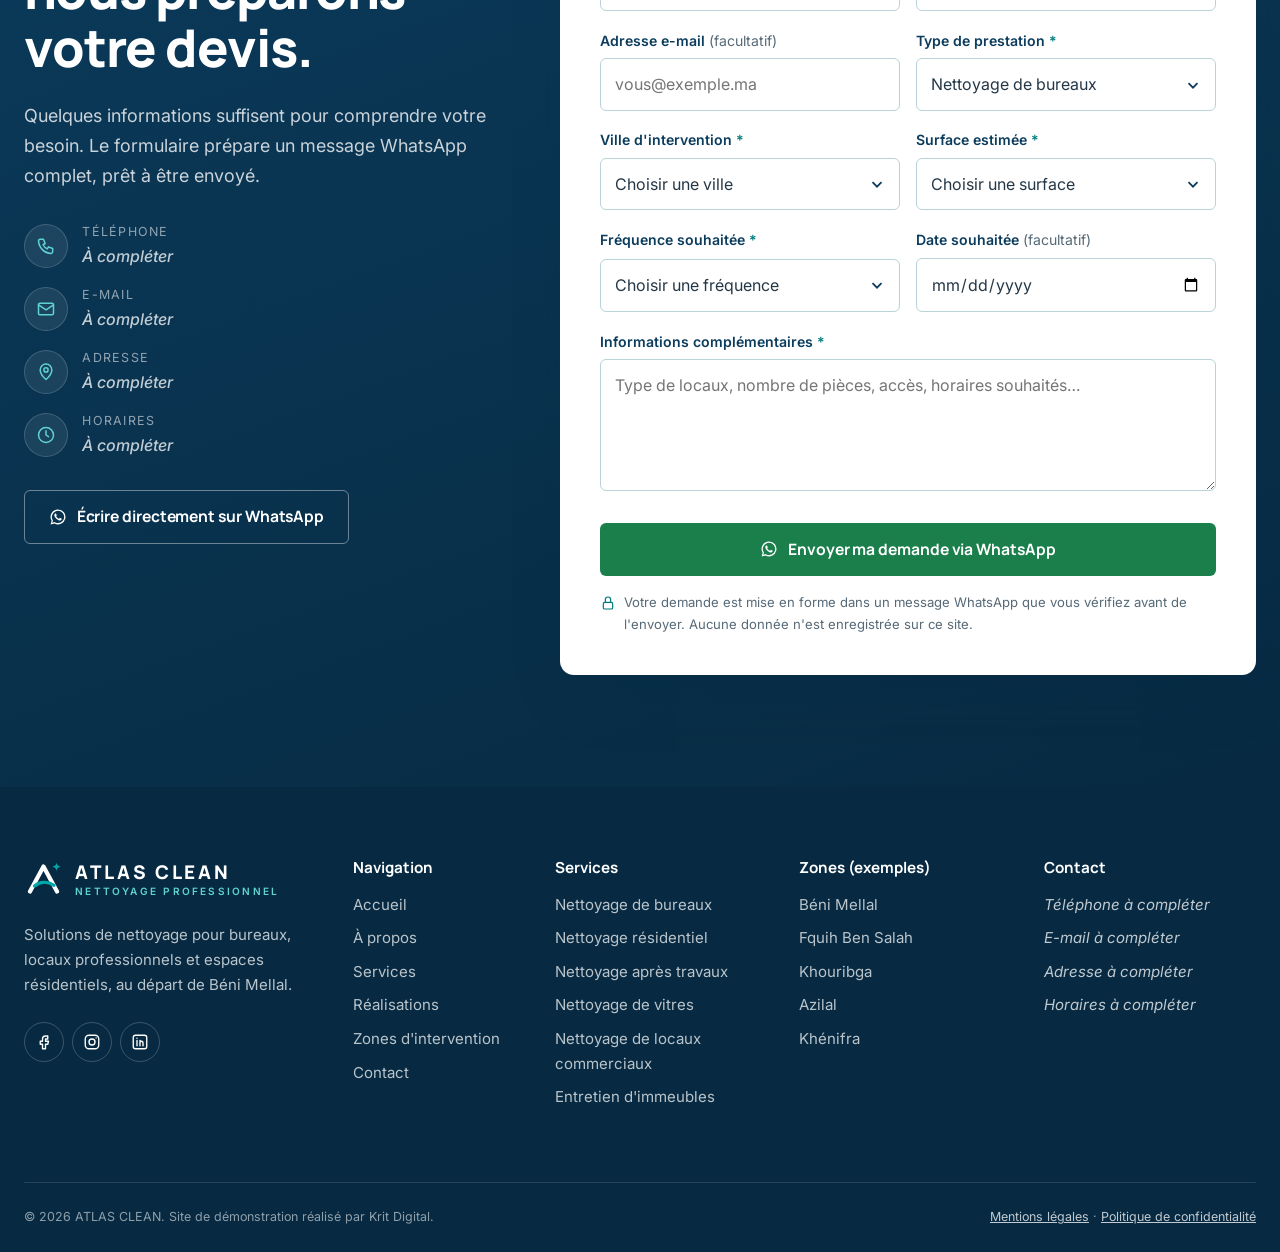
<file: services/nettoyage-de-bureaux/index.html>
<!doctype html>
<html lang="fr" class="no-js">
<head>
  <meta charset="utf-8">
  <meta name="viewport" content="width=device-width, initial-scale=1, viewport-fit=cover">
  <title>Nettoyage de bureaux à Béni Mellal — ATLAS CLEAN</title>
  <meta name="description" content="Nettoyage et entretien de bureaux, open spaces, salles de réunion et espaces d&#x27;accueil à Béni Mellal et dans la région. Prestation ponctuelle ou régulière. (Démonstration)">
  <meta name="robots" content="noindex, nofollow">
  <meta name="theme-color" content="#0B3C5D">
  <meta property="og:type" content="website">
  <meta property="og:locale" content="fr_MA">
  <meta property="og:site_name" content="ATLAS CLEAN">
  <meta property="og:title" content="Nettoyage de bureaux à Béni Mellal — ATLAS CLEAN">
  <meta property="og:description" content="Nettoyage et entretien de bureaux, open spaces, salles de réunion et espaces d&#x27;accueil à Béni Mellal et dans la région. Prestation ponctuelle ou régulière. (Démonstration)">
  <link rel="icon" href="../../assets/img/favicon.svg" type="image/svg+xml">
  <link rel="preconnect" href="https://fonts.googleapis.com">
  <link rel="preconnect" href="https://fonts.gstatic.com" crossorigin>
  <link rel="stylesheet" href="https://fonts.googleapis.com/css2?family=Inter:wght@400;500;600&amp;family=Manrope:wght@600;700;800&amp;display=swap">
  <link rel="stylesheet" href="../../assets/css/style.css">
  <script src="../../assets/js/config.js"></script>
  <script src="../../assets/js/main.js" defer></script>
</head>
<body>
<a class="skip-link" href="#main">Aller au contenu</a>
<div class="demo-bar" role="note"><strong>Site de démonstration</strong> · ATLAS CLEAN est une marque fictive présentée par Krit Digital. Les photos sont des visuels d'illustration ; zones et coordonnées sont des exemples à remplacer.</div>
<header class="site-header">
  <div class="container header-inner">
    <a class="brand " href="../../" aria-label="ATLAS CLEAN, retour à l'accueil"><svg class="brand-mark" viewBox="0 0 40 40" aria-hidden="true"><path d="M6 32.5 19.5 7.5 33 32.5" fill="none" stroke="currentColor" stroke-width="4.2" stroke-linejoin="round" stroke-linecap="round"/><path d="M10.5 27c5.6-4.6 13-5 19.5-.6" fill="none" stroke="#00A8A8" stroke-width="3.2" stroke-linecap="round"/><path d="M32.5 3.5c.4 2.6 1.6 3.8 4.2 4.2-2.6.4-3.8 1.6-4.2 4.2-.4-2.6-1.6-3.8-4.2-4.2 2.6-.4 3.8-1.6 4.2-4.2z" fill="#00A8A8"/></svg><span class="brand-text"><span class="brand-name" data-cfg="company-name">ATLAS CLEAN</span><span class="brand-tag">Nettoyage Professionnel</span></span></a>
    <nav class="nav" aria-label="Navigation principale"><ul class="nav-list"><li><a class="nav-link" href="../../">Accueil</a></li><li><a class="nav-link" href="../../a-propos/">À propos</a></li><li><a class="nav-link" href="../../services/" aria-current="page">Services</a></li><li><a class="nav-link" href="../../realisations/">Réalisations</a></li><li><a class="nav-link" href="../../zones-d-intervention/">Zones d&#x27;intervention</a></li><li><a class="nav-link" href="../../contact/">Contact</a></li></ul></nav>
    <a class="btn btn--sm header-cta" href="../../contact/#devis">Demander un devis</a>
    <button class="menu-toggle" type="button" aria-expanded="false" aria-controls="mobile-menu" aria-label="Ouvrir le menu"><span></span></button>
  </div>
</header>
<div class="mobile-menu" id="mobile-menu" aria-hidden="true" role="dialog" aria-modal="true" aria-label="Menu">
  <div class="mobile-menu-top"><a class="brand " href="../../" aria-label="ATLAS CLEAN, retour à l'accueil"><svg class="brand-mark" viewBox="0 0 40 40" aria-hidden="true"><path d="M6 32.5 19.5 7.5 33 32.5" fill="none" stroke="currentColor" stroke-width="4.2" stroke-linejoin="round" stroke-linecap="round"/><path d="M10.5 27c5.6-4.6 13-5 19.5-.6" fill="none" stroke="#00A8A8" stroke-width="3.2" stroke-linecap="round"/><path d="M32.5 3.5c.4 2.6 1.6 3.8 4.2 4.2-2.6.4-3.8 1.6-4.2 4.2-.4-2.6-1.6-3.8-4.2-4.2 2.6-.4 3.8-1.6 4.2-4.2z" fill="#00A8A8"/></svg><span class="brand-text"><span class="brand-name" data-cfg="company-name">ATLAS CLEAN</span><span class="brand-tag">Nettoyage Professionnel</span></span></a><button class="mobile-close" type="button" data-close-menu aria-label="Fermer le menu"><svg viewBox="0 0 24 24" fill="none" stroke="currentColor" stroke-width="1.8" stroke-linecap="round" stroke-linejoin="round" aria-hidden="true"><path d="M6 6l12 12M18 6 6 18"/></svg></button></div>
  <nav aria-label="Navigation mobile"><ul class="mobile-nav"><li><a href="../../">Accueil<svg viewBox="0 0 24 24" fill="none" stroke="currentColor" stroke-width="1.8" stroke-linecap="round" stroke-linejoin="round" aria-hidden="true"><path d="m9 6 6 6-6 6"/></svg></a></li><li><a href="../../a-propos/">À propos<svg viewBox="0 0 24 24" fill="none" stroke="currentColor" stroke-width="1.8" stroke-linecap="round" stroke-linejoin="round" aria-hidden="true"><path d="m9 6 6 6-6 6"/></svg></a></li><li><a href="../../services/" aria-current="page">Services<svg viewBox="0 0 24 24" fill="none" stroke="currentColor" stroke-width="1.8" stroke-linecap="round" stroke-linejoin="round" aria-hidden="true"><path d="m9 6 6 6-6 6"/></svg></a></li><li><a href="../../realisations/">Réalisations<svg viewBox="0 0 24 24" fill="none" stroke="currentColor" stroke-width="1.8" stroke-linecap="round" stroke-linejoin="round" aria-hidden="true"><path d="m9 6 6 6-6 6"/></svg></a></li><li><a href="../../zones-d-intervention/">Zones d&#x27;intervention<svg viewBox="0 0 24 24" fill="none" stroke="currentColor" stroke-width="1.8" stroke-linecap="round" stroke-linejoin="round" aria-hidden="true"><path d="m9 6 6 6-6 6"/></svg></a></li><li><a href="../../contact/">Contact<svg viewBox="0 0 24 24" fill="none" stroke="currentColor" stroke-width="1.8" stroke-linecap="round" stroke-linejoin="round" aria-hidden="true"><path d="m9 6 6 6-6 6"/></svg></a></li></ul></nav>
  <div class="mobile-menu-foot">
    <a class="btn btn--block" href="../../contact/#devis">Demander un devis <svg viewBox="0 0 24 24" fill="none" stroke="currentColor" stroke-width="1.8" stroke-linecap="round" stroke-linejoin="round" aria-hidden="true"><path d="M5 12h14M13 6l6 6-6 6"/></svg></a>
    <button class="btn btn--wa btn--block" type="button" data-wa><svg viewBox="0 0 24 24" aria-hidden="true" fill="currentColor"><path d="M12.04 2a9.9 9.9 0 0 0-8.5 15l-1.4 5 5.2-1.4A9.9 9.9 0 1 0 12.04 2zm0 18.1a8.2 8.2 0 0 1-4.2-1.15l-.3-.18-3.1.8.83-3-.2-.31a8.2 8.2 0 1 1 6.97 3.84zm4.5-6.1c-.25-.12-1.46-.72-1.69-.8-.23-.08-.39-.12-.56.12-.16.25-.64.8-.79.97-.14.16-.29.18-.54.06a6.7 6.7 0 0 1-3.3-2.9c-.25-.43.25-.4.71-1.33.08-.16.04-.31-.02-.43l-.76-1.83c-.2-.48-.4-.41-.56-.42h-.47a.9.9 0 0 0-.65.3 2.7 2.7 0 0 0-.85 2.02 4.7 4.7 0 0 0 1 2.5 10.8 10.8 0 0 0 4.13 3.65c1.54.66 2.14.72 2.91.6.47-.07 1.46-.6 1.66-1.17.2-.58.2-1.07.15-1.17-.06-.11-.22-.17-.47-.29z"/></svg> Écrire sur WhatsApp</button>
  </div>
</div>
<main id="main" tabindex="-1">
<section class="page-hero"><div class="container page-hero-grid"><div><nav class="breadcrumb" aria-label="Fil d'Ariane"><ol><li><a href="../../">Accueil</a></li><li><a href="../../services/">Services</a></li><li aria-current="page">Nettoyage de bureaux</li></ol></nav><span class="eyebrow">Nettoyage de bureaux</span><h1>Nettoyage de bureaux : des espaces de travail nets, chaque jour.</h1><p class="lead">Un environnement de travail propre favorise le confort de vos équipes et donne une image soignée à vos visiteurs. La prestation s&#x27;organise autour de vos horaires.</p><div class="hero-actions"><a class="btn" href="../../contact/#devis">Demander un devis <svg viewBox="0 0 24 24" fill="none" stroke="currentColor" stroke-width="1.8" stroke-linecap="round" stroke-linejoin="round" aria-hidden="true"><path d="M5 12h14M13 6l6 6-6 6"/></svg></a><button class="btn btn--ghost" type="button" data-wa><svg viewBox="0 0 24 24" aria-hidden="true" fill="currentColor"><path d="M12.04 2a9.9 9.9 0 0 0-8.5 15l-1.4 5 5.2-1.4A9.9 9.9 0 1 0 12.04 2zm0 18.1a8.2 8.2 0 0 1-4.2-1.15l-.3-.18-3.1.8.83-3-.2-.31a8.2 8.2 0 1 1 6.97 3.84zm4.5-6.1c-.25-.12-1.46-.72-1.69-.8-.23-.08-.39-.12-.56.12-.16.25-.64.8-.79.97-.14.16-.29.18-.54.06a6.7 6.7 0 0 1-3.3-2.9c-.25-.43.25-.4.71-1.33.08-.16.04-.31-.02-.43l-.76-1.83c-.2-.48-.4-.41-.56-.42h-.47a.9.9 0 0 0-.65.3 2.7 2.7 0 0 0-.85 2.02 4.7 4.7 0 0 0 1 2.5 10.8 10.8 0 0 0 4.13 3.65c1.54.66 2.14.72 2.91.6.47-.07 1.46-.6 1.66-1.17.2-.58.2-1.07.15-1.17-.06-.11-.22-.17-.47-.29z"/></svg> WhatsApp</button></div></div>
  <div class="page-hero-media"><img src="../../assets/img/svc-bureaux.webp" alt="Nettoyage de bureaux (visuel d&#x27;illustration)" width="1200" height="750" fetchpriority="high"></div></div></section><section class="section" aria-labelledby="incl-title">
  <div class="container detail-grid">
    <div class="prose">
      <h2 id="incl-title">Ce que peut comprendre la prestation</h2>
      <p>Postes de travail, salles de réunion, espaces d&#x27;accueil et sanitaires : un entretien pensé pour que vos locaux restent accueillants au quotidien, sans perturber l&#x27;activité. Le contenu final est adapté à vos espaces et confirmé dans le devis.</p>
      <ul class="check-list check-list--2"><li><svg viewBox="0 0 24 24" fill="none" stroke="currentColor" stroke-width="1.8" stroke-linecap="round" stroke-linejoin="round" aria-hidden="true"><path d="M20 6 9 17l-5-5"/></svg><span>Dépoussiérage des postes de travail et du mobilier</span></li><li><svg viewBox="0 0 24 24" fill="none" stroke="currentColor" stroke-width="1.8" stroke-linecap="round" stroke-linejoin="round" aria-hidden="true"><path d="M20 6 9 17l-5-5"/></svg><span>Aspiration et lavage des sols</span></li><li><svg viewBox="0 0 24 24" fill="none" stroke="currentColor" stroke-width="1.8" stroke-linecap="round" stroke-linejoin="round" aria-hidden="true"><path d="M20 6 9 17l-5-5"/></svg><span>Nettoyage des sanitaires et des points d&#x27;eau</span></li><li><svg viewBox="0 0 24 24" fill="none" stroke="currentColor" stroke-width="1.8" stroke-linecap="round" stroke-linejoin="round" aria-hidden="true"><path d="M20 6 9 17l-5-5"/></svg><span>Entretien des espaces d&#x27;accueil et salles de réunion</span></li><li><svg viewBox="0 0 24 24" fill="none" stroke="currentColor" stroke-width="1.8" stroke-linecap="round" stroke-linejoin="round" aria-hidden="true"><path d="M20 6 9 17l-5-5"/></svg><span>Vidage des corbeilles</span></li><li><svg viewBox="0 0 24 24" fill="none" stroke="currentColor" stroke-width="1.8" stroke-linecap="round" stroke-linejoin="round" aria-hidden="true"><path d="M20 6 9 17l-5-5"/></svg><span>Nettoyage des surfaces vitrées intérieures accessibles</span></li></ul>
      <h2>Pour quels espaces ?</h2>
    </div>
    <aside class="side-card">
      <h2>Obtenir un devis</h2>
      <p>Indiquez le type d'espace, la surface et la fréquence souhaitée : votre demande est prête à être envoyée sur WhatsApp.</p>
      <a class="btn" href="../../contact/?service=bureaux#devis">Demander un devis <svg viewBox="0 0 24 24" fill="none" stroke="currentColor" stroke-width="1.8" stroke-linecap="round" stroke-linejoin="round" aria-hidden="true"><path d="M5 12h14M13 6l6 6-6 6"/></svg></a>
      <button class="btn btn--ghost" type="button" data-wa><svg viewBox="0 0 24 24" aria-hidden="true" fill="currentColor"><path d="M12.04 2a9.9 9.9 0 0 0-8.5 15l-1.4 5 5.2-1.4A9.9 9.9 0 1 0 12.04 2zm0 18.1a8.2 8.2 0 0 1-4.2-1.15l-.3-.18-3.1.8.83-3-.2-.31a8.2 8.2 0 1 1 6.97 3.84zm4.5-6.1c-.25-.12-1.46-.72-1.69-.8-.23-.08-.39-.12-.56.12-.16.25-.64.8-.79.97-.14.16-.29.18-.54.06a6.7 6.7 0 0 1-3.3-2.9c-.25-.43.25-.4.71-1.33.08-.16.04-.31-.02-.43l-.76-1.83c-.2-.48-.4-.41-.56-.42h-.47a.9.9 0 0 0-.65.3 2.7 2.7 0 0 0-.85 2.02 4.7 4.7 0 0 0 1 2.5 10.8 10.8 0 0 0 4.13 3.65c1.54.66 2.14.72 2.91.6.47-.07 1.46-.6 1.66-1.17.2-.58.2-1.07.15-1.17-.06-.11-.22-.17-.47-.29z"/></svg> WhatsApp</button>
      <div><h3 style="font-size:1rem;margin:0.5rem 0 0.6rem">Autres services</h3><ul class="footer-links" style="color:var(--navy)"><li><a href="../../services/nettoyage-residentiel/">Nettoyage résidentiel</a></li><li><a href="../../services/nettoyage-apres-travaux/">Nettoyage après travaux</a></li><li><a href="../../services/#vitres">Nettoyage de vitres</a></li><li><a href="../../services/#commerciaux">Nettoyage de locaux commerciaux</a></li><li><a href="../../services/#immeubles">Entretien d&#x27;immeubles</a></li></ul></div>
    </aside>
  </div>
  <div class="container"><div class="spaces"><div class="space"><svg viewBox="0 0 24 24" fill="none" stroke="currentColor" stroke-width="1.8" stroke-linecap="round" stroke-linejoin="round" aria-hidden="true"><rect x="3" y="4" width="18" height="12" rx="1.5"/><path d="M8 20h8M12 16v4"/></svg><h3>Open spaces</h3><p>Postes de travail, sols et zones de circulation.</p></div><div class="space"><svg viewBox="0 0 24 24" fill="none" stroke="currentColor" stroke-width="1.8" stroke-linecap="round" stroke-linejoin="round" aria-hidden="true"><path d="M21 12a8 8 0 0 1-11.6 7.1L4 20l1-4.6A8 8 0 1 1 21 12z"/><path d="M8.5 11h7M8.5 14h4"/></svg><h3>Salles de réunion</h3><p>Tables, sièges et équipements remis en ordre.</p></div><div class="space"><svg viewBox="0 0 24 24" fill="none" stroke="currentColor" stroke-width="1.8" stroke-linecap="round" stroke-linejoin="round" aria-hidden="true"><path d="M4 21V5l8-2v18M12 8h8v13M8 8h.01M8 12h.01M8 16h.01M16 12h.01M16 16h.01M2 21h20"/></svg><h3>Accueil</h3><p>La première impression de vos visiteurs.</p></div><div class="space"><svg viewBox="0 0 24 24" fill="none" stroke="currentColor" stroke-width="1.8" stroke-linecap="round" stroke-linejoin="round" aria-hidden="true"><path d="M12 3c.6 4.2 2.8 6.4 7 7-4.2.6-6.4 2.8-7 7-.6-4.2-2.8-6.4-7-7 4.2-.6 6.4-2.8 7-7z"/></svg><h3>Sanitaires &amp; kitchenettes</h3><p>Des espaces partagés propres et hygiéniques.</p></div></div></div>
</section><section class="section section--ice" aria-labelledby="method-title">
  <div class="container">
    <div class="section-head section-head--split">
      <div><span class="eyebrow">Notre méthode</span><h2 class="h2" id="method-title">Quatre étapes, de la demande à l'espace propre.</h2></div>
      <p class="lead">Un déroulement clair pour savoir à chaque moment ce qui a été convenu et ce qui va se passer.</p>
    </div>
    <ol class="steps reveal"><li class="step"><span class="step-num" aria-hidden="true">01</span><h3>Demandez votre devis</h3><p>Remplissez le formulaire ou écrivez-nous sur WhatsApp en quelques minutes.</p></li><li class="step"><span class="step-num" aria-hidden="true">02</span><h3>Présentez vos besoins</h3><p>Type d&#x27;espace, surface, fréquence, contraintes d&#x27;accès : nous faisons le point ensemble.</p></li><li class="step"><span class="step-num" aria-hidden="true">03</span><h3>Planifiez l&#x27;intervention</h3><p>Date, horaires et déroulement sont fixés selon votre disponibilité.</p></li><li class="step"><span class="step-num" aria-hidden="true">04</span><h3>Profitez d&#x27;un espace propre</h3><p>Vous retrouvez un lieu net, sain et agréable à vivre ou à travailler.</p></li></ol>
  </div>
</section><section class="section" id="faq" aria-labelledby="sfaq-title">
  <div class="container faq-grid">
    <div>
      <span class="eyebrow">FAQ</span>
      <h2 class="h2" id="sfaq-title">Questions fréquentes</h2>
      <p class="lead" style="margin-top:1.25rem">Vous ne trouvez pas votre réponse ? Posez votre question directement sur WhatsApp.</p>
      <button class="btn btn--wa" type="button" data-wa style="margin-top:1.75rem"><svg viewBox="0 0 24 24" aria-hidden="true" fill="currentColor"><path d="M12.04 2a9.9 9.9 0 0 0-8.5 15l-1.4 5 5.2-1.4A9.9 9.9 0 1 0 12.04 2zm0 18.1a8.2 8.2 0 0 1-4.2-1.15l-.3-.18-3.1.8.83-3-.2-.31a8.2 8.2 0 1 1 6.97 3.84zm4.5-6.1c-.25-.12-1.46-.72-1.69-.8-.23-.08-.39-.12-.56.12-.16.25-.64.8-.79.97-.14.16-.29.18-.54.06a6.7 6.7 0 0 1-3.3-2.9c-.25-.43.25-.4.71-1.33.08-.16.04-.31-.02-.43l-.76-1.83c-.2-.48-.4-.41-.56-.42h-.47a.9.9 0 0 0-.65.3 2.7 2.7 0 0 0-.85 2.02 4.7 4.7 0 0 0 1 2.5 10.8 10.8 0 0 0 4.13 3.65c1.54.66 2.14.72 2.91.6.47-.07 1.46-.6 1.66-1.17.2-.58.2-1.07.15-1.17-.06-.11-.22-.17-.47-.29z"/></svg> Poser une question</button>
    </div>
    <div class="faq-list"><div class="faq-item"><h3 class="faq-q"><button class="faq-btn" type="button" aria-expanded="false" id="sfaq-b0">Pouvez-vous intervenir en dehors des heures de bureau ?<span class="faq-icon" aria-hidden="true"></span></button></h3>
<div class="faq-panel" id="sfaq-p0" role="region" aria-labelledby="sfaq-b0"><div><p>Les horaires d&#x27;intervention sont définis avec vous lors de la demande de devis, afin de limiter la gêne pour vos équipes.</p></div></div></div><div class="faq-item"><h3 class="faq-q"><button class="faq-btn" type="button" aria-expanded="false" id="sfaq-b1">Quelle fréquence choisir pour mes bureaux ?<span class="faq-icon" aria-hidden="true"></span></button></h3>
<div class="faq-panel" id="sfaq-p1" role="region" aria-labelledby="sfaq-b1"><div><p>Elle dépend de la surface, du nombre de personnes et de la fréquentation. Le formulaire vous permet d&#x27;indiquer la fréquence souhaitée ; elle peut être ajustée lors de l&#x27;échange.</p></div></div></div><div class="faq-item"><h3 class="faq-q"><button class="faq-btn" type="button" aria-expanded="false" id="sfaq-b2">Le matériel et les produits sont-ils fournis ?<span class="faq-icon" aria-hidden="true"></span></button></h3>
<div class="faq-panel" id="sfaq-p2" role="region" aria-labelledby="sfaq-b2"><div><p>Ce point est précisé dans le devis, selon la nature des locaux et vos préférences.</p></div></div></div></div>
  </div>
</section><section class="section section--navy" id="devis" aria-labelledby="quote-title">
  <div class="container quote-grid">
    <div class="quote-aside">
      <span class="eyebrow">Contact &amp; devis</span>
      <h2 class="h2" id="quote-title">Parlez-nous de votre espace, nous préparons votre devis.</h2>
      <p class="lead">Quelques informations suffisent pour comprendre votre besoin. Le formulaire prépare un message WhatsApp complet, prêt à être envoyé.</p>
      <ul class="contact-lines">
  <li><span class="ic"><svg viewBox="0 0 24 24" fill="none" stroke="currentColor" stroke-width="1.8" stroke-linecap="round" stroke-linejoin="round" aria-hidden="true"><path d="M5 4h4l2 5-2.5 1.5a11 11 0 0 0 5 5L15 13l5 2v4a2 2 0 0 1-2 2A16 16 0 0 1 3 6a2 2 0 0 1 2-2"/></svg></span><div><small>Téléphone</small><a data-cfg-href="phone"><span data-cfg="phone" data-placeholder="À compléter">À compléter</span></a></div></li>
  <li><span class="ic"><svg viewBox="0 0 24 24" fill="none" stroke="currentColor" stroke-width="1.8" stroke-linecap="round" stroke-linejoin="round" aria-hidden="true"><rect x="3" y="5" width="18" height="14" rx="2"/><path d="m3 7 9 6 9-6"/></svg></span><div><small>E-mail</small><a data-cfg-href="email"><span data-cfg="email" data-placeholder="À compléter">À compléter</span></a></div></li>
  <li><span class="ic"><svg viewBox="0 0 24 24" fill="none" stroke="currentColor" stroke-width="1.8" stroke-linecap="round" stroke-linejoin="round" aria-hidden="true"><path d="M12 21s-7-6.2-7-11.5A7 7 0 0 1 19 9.5C19 14.8 12 21 12 21z"/><circle cx="12" cy="9.5" r="2.5"/></svg></span><div><small>Adresse</small><span data-cfg="address" data-placeholder="À compléter">À compléter</span></div></li>
  <li><span class="ic"><svg viewBox="0 0 24 24" fill="none" stroke="currentColor" stroke-width="1.8" stroke-linecap="round" stroke-linejoin="round" aria-hidden="true"><circle cx="12" cy="12" r="9"/><path d="M12 7v5l3 2"/></svg></span><div><small>Horaires</small><span data-cfg="hours" data-placeholder="À compléter">À compléter</span></div></li>
</ul>
      <button class="btn btn--light" type="button" data-wa style="margin-top:2rem"><svg viewBox="0 0 24 24" aria-hidden="true" fill="currentColor"><path d="M12.04 2a9.9 9.9 0 0 0-8.5 15l-1.4 5 5.2-1.4A9.9 9.9 0 1 0 12.04 2zm0 18.1a8.2 8.2 0 0 1-4.2-1.15l-.3-.18-3.1.8.83-3-.2-.31a8.2 8.2 0 1 1 6.97 3.84zm4.5-6.1c-.25-.12-1.46-.72-1.69-.8-.23-.08-.39-.12-.56.12-.16.25-.64.8-.79.97-.14.16-.29.18-.54.06a6.7 6.7 0 0 1-3.3-2.9c-.25-.43.25-.4.71-1.33.08-.16.04-.31-.02-.43l-.76-1.83c-.2-.48-.4-.41-.56-.42h-.47a.9.9 0 0 0-.65.3 2.7 2.7 0 0 0-.85 2.02 4.7 4.7 0 0 0 1 2.5 10.8 10.8 0 0 0 4.13 3.65c1.54.66 2.14.72 2.91.6.47-.07 1.46-.6 1.66-1.17.2-.58.2-1.07.15-1.17-.06-.11-.22-.17-.47-.29z"/></svg> Écrire directement sur WhatsApp</button>
    </div>
    <form class="quote-form" id="devis-form" data-quote novalidate aria-labelledby="devis-form-title">
  <h3 id="devis-form-title">Demande de devis</h3>
  <p class="form-intro">Les champs marqués d'un astérisque (*) sont obligatoires.</p>
  <div class="form-grid">
    <div class="field"><label for="devis-form-name">Nom complet <span class="req" aria-hidden="true">*</span></label><input id="devis-form-name" name="name" aria-describedby="devis-form-name-err" type="text" autocomplete="name" required placeholder="Ex. Karim El Amrani"><p class="field-error" id="devis-form-name-err" aria-live="polite"></p></div>
    <div class="field"><label for="devis-form-phone">Numéro de téléphone <span class="req" aria-hidden="true">*</span></label><input id="devis-form-phone" name="phone" aria-describedby="devis-form-phone-err" type="tel" autocomplete="tel" inputmode="tel" required placeholder="06 12 34 56 78"><p class="field-error" id="devis-form-phone-err" aria-live="polite"></p></div>
    <div class="field"><label for="devis-form-email">Adresse e-mail <span class="opt">(facultatif)</span></label><input id="devis-form-email" name="email" aria-describedby="devis-form-email-err" type="email" autocomplete="email" placeholder="vous@exemple.ma"><p class="field-error" id="devis-form-email-err" aria-live="polite"></p></div>
    <div class="field"><label for="devis-form-service">Type de prestation <span class="req" aria-hidden="true">*</span></label><select id="devis-form-service" name="service" aria-describedby="devis-form-service-err" required><option value="">Choisir une prestation</option><option value="Nettoyage de bureaux" data-key="bureaux" selected>Nettoyage de bureaux</option><option value="Nettoyage résidentiel" data-key="residentiel">Nettoyage résidentiel</option><option value="Nettoyage après travaux" data-key="apres-travaux">Nettoyage après travaux</option><option value="Nettoyage de vitres" data-key="vitres">Nettoyage de vitres</option><option value="Nettoyage de locaux commerciaux" data-key="commerciaux">Nettoyage de locaux commerciaux</option><option value="Entretien d&#x27;immeubles" data-key="immeubles">Entretien d&#x27;immeubles</option><option value="Autre besoin (à préciser)" data-key="autre">Autre besoin (à préciser)</option></select><p class="field-error" id="devis-form-service-err" aria-live="polite"></p></div>
    <div class="field"><label for="devis-form-city">Ville d'intervention <span class="req" aria-hidden="true">*</span></label><select id="devis-form-city" name="city" aria-describedby="devis-form-city-err" required><option value="">Choisir une ville</option><option>Béni Mellal</option><option>Fquih Ben Salah</option><option>Khouribga</option><option>Azilal</option><option>Khénifra</option><option value="Autre ville (à préciser)">Autre ville (à préciser)</option></select><p class="field-error" id="devis-form-city-err" aria-live="polite"></p></div>
    <div class="field"><label for="devis-form-surface">Surface estimée <span class="req" aria-hidden="true">*</span></label><select id="devis-form-surface" name="surface" aria-describedby="devis-form-surface-err" required><option value="">Choisir une surface</option><option>Moins de 50 m²</option><option>50–150 m²</option><option>150–500 m²</option><option>Plus de 500 m²</option><option>À déterminer</option></select><p class="field-error" id="devis-form-surface-err" aria-live="polite"></p></div>
    <div class="field"><label for="devis-form-frequency">Fréquence souhaitée <span class="req" aria-hidden="true">*</span></label><select id="devis-form-frequency" name="frequency" aria-describedby="devis-form-frequency-err" required><option value="">Choisir une fréquence</option><option>Intervention ponctuelle</option><option>Quotidienne</option><option>Hebdomadaire</option><option>Mensuelle</option></select><p class="field-error" id="devis-form-frequency-err" aria-live="polite"></p></div>
    <div class="field"><label for="devis-form-date">Date souhaitée <span class="opt">(facultatif)</span></label><input id="devis-form-date" name="date" aria-describedby="devis-form-date-err" type="date"><p class="field-error" id="devis-form-date-err" aria-live="polite"></p></div>
    <div class="field field--full"><label for="devis-form-message">Informations complémentaires <span class="req" aria-hidden="true">*</span></label><textarea id="devis-form-message" name="message" aria-describedby="devis-form-message-err" rows="4" required placeholder="Type de locaux, nombre de pièces, accès, horaires souhaités…"></textarea><p class="field-error" id="devis-form-message-err" aria-live="polite"></p></div>
  </div>
  <div class="form-foot">
    <div class="form-alert form-alert--error" role="alert" hidden></div>
    <button class="btn btn--wa btn--block" type="submit"><svg viewBox="0 0 24 24" aria-hidden="true" fill="currentColor"><path d="M12.04 2a9.9 9.9 0 0 0-8.5 15l-1.4 5 5.2-1.4A9.9 9.9 0 1 0 12.04 2zm0 18.1a8.2 8.2 0 0 1-4.2-1.15l-.3-.18-3.1.8.83-3-.2-.31a8.2 8.2 0 1 1 6.97 3.84zm4.5-6.1c-.25-.12-1.46-.72-1.69-.8-.23-.08-.39-.12-.56.12-.16.25-.64.8-.79.97-.14.16-.29.18-.54.06a6.7 6.7 0 0 1-3.3-2.9c-.25-.43.25-.4.71-1.33.08-.16.04-.31-.02-.43l-.76-1.83c-.2-.48-.4-.41-.56-.42h-.47a.9.9 0 0 0-.65.3 2.7 2.7 0 0 0-.85 2.02 4.7 4.7 0 0 0 1 2.5 10.8 10.8 0 0 0 4.13 3.65c1.54.66 2.14.72 2.91.6.47-.07 1.46-.6 1.66-1.17.2-.58.2-1.07.15-1.17-.06-.11-.22-.17-.47-.29z"/></svg> Envoyer ma demande via WhatsApp</button>
    <p class="form-note"><svg viewBox="0 0 24 24" fill="none" stroke="currentColor" stroke-width="1.8" stroke-linecap="round" stroke-linejoin="round" aria-hidden="true"><rect x="5" y="11" width="14" height="10" rx="2"/><path d="M8 11V7a4 4 0 0 1 8 0v4"/></svg><span>Votre demande est mise en forme dans un message WhatsApp que vous vérifiez avant de l'envoyer. Aucune donnée n'est enregistrée sur ce site.</span></p>
  </div>
</form>
  </div>
</section>
</main>
<footer class="site-footer">
  <div class="container">
    <div class="footer-grid">
      <div>
        <a class="brand " href="../../" aria-label="ATLAS CLEAN, retour à l'accueil"><svg class="brand-mark" viewBox="0 0 40 40" aria-hidden="true"><path d="M6 32.5 19.5 7.5 33 32.5" fill="none" stroke="currentColor" stroke-width="4.2" stroke-linejoin="round" stroke-linecap="round"/><path d="M10.5 27c5.6-4.6 13-5 19.5-.6" fill="none" stroke="#00A8A8" stroke-width="3.2" stroke-linecap="round"/><path d="M32.5 3.5c.4 2.6 1.6 3.8 4.2 4.2-2.6.4-3.8 1.6-4.2 4.2-.4-2.6-1.6-3.8-4.2-4.2 2.6-.4 3.8-1.6 4.2-4.2z" fill="#00A8A8"/></svg><span class="brand-text"><span class="brand-name" data-cfg="company-name">ATLAS CLEAN</span><span class="brand-tag">Nettoyage Professionnel</span></span></a>
        <p class="footer-about">Solutions de nettoyage pour bureaux, locaux professionnels et espaces résidentiels, au départ de Béni Mellal.</p>
        <div class="socials">
          <a data-social="facebook" aria-label="Facebook"><svg viewBox="0 0 24 24" fill="none" stroke="currentColor" stroke-width="1.8" stroke-linecap="round" stroke-linejoin="round" aria-hidden="true"><path d="M14 8h3V4h-3a4 4 0 0 0-4 4v3H7v4h3v6h4v-6h3l1-4h-4V8.5a.5.5 0 0 1 .5-.5z"/></svg></a>
          <a data-social="instagram" aria-label="Instagram"><svg viewBox="0 0 24 24" fill="none" stroke="currentColor" stroke-width="1.8" stroke-linecap="round" stroke-linejoin="round" aria-hidden="true"><rect x="3" y="3" width="18" height="18" rx="5"/><circle cx="12" cy="12" r="4"/><path d="M17.5 6.5h.01"/></svg></a>
          <a data-social="linkedin" aria-label="LinkedIn"><svg viewBox="0 0 24 24" fill="none" stroke="currentColor" stroke-width="1.8" stroke-linecap="round" stroke-linejoin="round" aria-hidden="true"><rect x="3" y="3" width="18" height="18" rx="3"/><path d="M8 10v7M8 7h.01M12 17v-4a2 2 0 0 1 4 0v4M12 10v7"/></svg></a>
        </div>
      </div>
      <div><h2 class="footer-title">Navigation</h2><ul class="footer-links"><li><a href="../../">Accueil</a></li><li><a href="../../a-propos/">À propos</a></li><li><a href="../../services/">Services</a></li><li><a href="../../realisations/">Réalisations</a></li><li><a href="../../zones-d-intervention/">Zones d&#x27;intervention</a></li><li><a href="../../contact/">Contact</a></li></ul></div>
      <div><h2 class="footer-title">Services</h2><ul class="footer-links"><li><a href="../../services/nettoyage-de-bureaux/">Nettoyage de bureaux</a></li><li><a href="../../services/nettoyage-residentiel/">Nettoyage résidentiel</a></li><li><a href="../../services/nettoyage-apres-travaux/">Nettoyage après travaux</a></li><li><a href="../../services/#vitres">Nettoyage de vitres</a></li><li><a href="../../services/#commerciaux">Nettoyage de locaux commerciaux</a></li><li><a href="../../services/#immeubles">Entretien d&#x27;immeubles</a></li></ul></div>
      <div><h2 class="footer-title">Zones (exemples)</h2><ul class="footer-links"><li>Béni Mellal</li><li>Fquih Ben Salah</li><li>Khouribga</li><li>Azilal</li><li>Khénifra</li></ul></div>
      <div><h2 class="footer-title">Contact</h2>
        <ul class="footer-links">
          <li><a data-cfg-href="phone"><span data-cfg="phone" data-placeholder="Téléphone à compléter">Téléphone à compléter</span></a></li>
          <li><a data-cfg-href="email"><span data-cfg="email" data-placeholder="E-mail à compléter">E-mail à compléter</span></a></li>
          <li><span data-cfg="address" data-placeholder="Adresse à compléter">Adresse à compléter</span></li>
          <li><span data-cfg="hours" data-placeholder="Horaires à compléter">Horaires à compléter</span></li>
        </ul>
      </div>
    </div>
    <div class="footer-bottom">
      <p>© <span data-year>2026</span> <span data-cfg="company-name">ATLAS CLEAN</span>. Site de démonstration réalisé par Krit Digital.</p>
      <p><a href="../../mentions-legales/">Mentions légales</a> · <a href="../../politique-de-confidentialite/">Politique de confidentialité</a></p>
    </div>
  </div>
</footer>
<button class="to-top" type="button" aria-label="Revenir en haut de la page"><svg viewBox="0 0 24 24" fill="none" stroke="currentColor" stroke-width="1.8" stroke-linecap="round" stroke-linejoin="round" aria-hidden="true"><path d="M12 19V5M6 11l6-6 6 6"/></svg></button>
<button class="fab-wa" type="button" data-wa aria-label="Demander un devis sur WhatsApp"><svg viewBox="0 0 24 24" aria-hidden="true" fill="currentColor"><path d="M12.04 2a9.9 9.9 0 0 0-8.5 15l-1.4 5 5.2-1.4A9.9 9.9 0 1 0 12.04 2zm0 18.1a8.2 8.2 0 0 1-4.2-1.15l-.3-.18-3.1.8.83-3-.2-.31a8.2 8.2 0 1 1 6.97 3.84zm4.5-6.1c-.25-.12-1.46-.72-1.69-.8-.23-.08-.39-.12-.56.12-.16.25-.64.8-.79.97-.14.16-.29.18-.54.06a6.7 6.7 0 0 1-3.3-2.9c-.25-.43.25-.4.71-1.33.08-.16.04-.31-.02-.43l-.76-1.83c-.2-.48-.4-.41-.56-.42h-.47a.9.9 0 0 0-.65.3 2.7 2.7 0 0 0-.85 2.02 4.7 4.7 0 0 0 1 2.5 10.8 10.8 0 0 0 4.13 3.65c1.54.66 2.14.72 2.91.6.47-.07 1.46-.6 1.66-1.17.2-.58.2-1.07.15-1.17-.06-.11-.22-.17-.47-.29z"/></svg></button>
<dialog class="modal" id="wa-modal" aria-labelledby="wa-modal-title">
  <div class="modal-inner">
    <div class="modal-head">
      <div><span class="modal-badge">Mode démonstration</span><h2 id="wa-modal-title">Aperçu de votre message WhatsApp</h2></div>
      <button class="modal-close" type="button" data-modal-close aria-label="Fermer"><svg viewBox="0 0 24 24" fill="none" stroke="currentColor" stroke-width="1.8" stroke-linecap="round" stroke-linejoin="round" aria-hidden="true"><path d="M6 6l12 12M18 6 6 18"/></svg></button>
    </div>
    <p>Aucun numéro WhatsApp n'est encore configuré sur ce site de démonstration : <strong>aucune demande n'a été envoyée</strong>. Une fois le numéro de l'entreprise renseigné, ce message s'ouvrira directement dans WhatsApp.</p>
    <pre></pre>
    <div class="modal-actions">
      <button class="btn btn--navy btn--sm" type="button" data-copy><svg viewBox="0 0 24 24" fill="none" stroke="currentColor" stroke-width="1.8" stroke-linecap="round" stroke-linejoin="round" aria-hidden="true"><rect x="9" y="9" width="11" height="11" rx="2"/><path d="M5 15V5a2 2 0 0 1 2-2h8"/></svg><span>Copier le message</span></button>
      <button class="btn btn--ghost btn--sm" type="button" data-modal-close>Fermer</button>
    </div>
  </div>
</dialog>
</body>
</html>
</file>
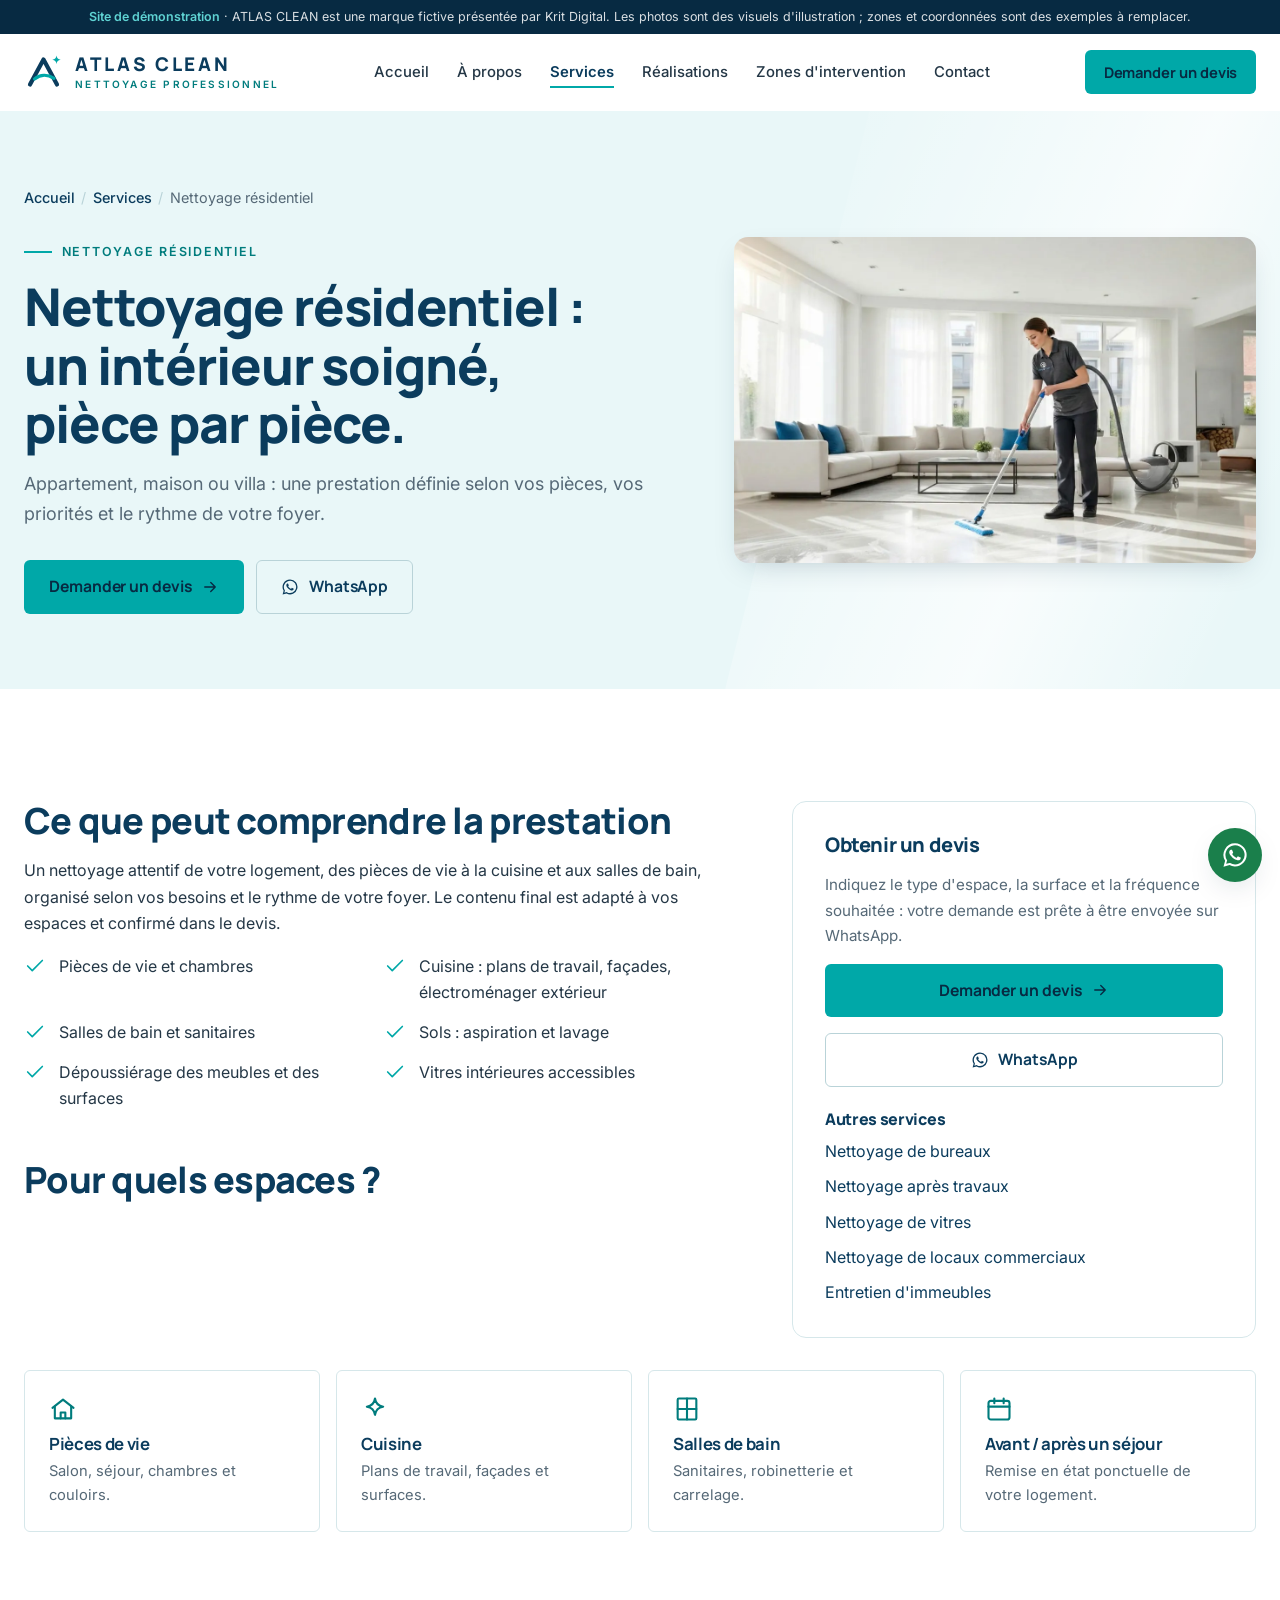
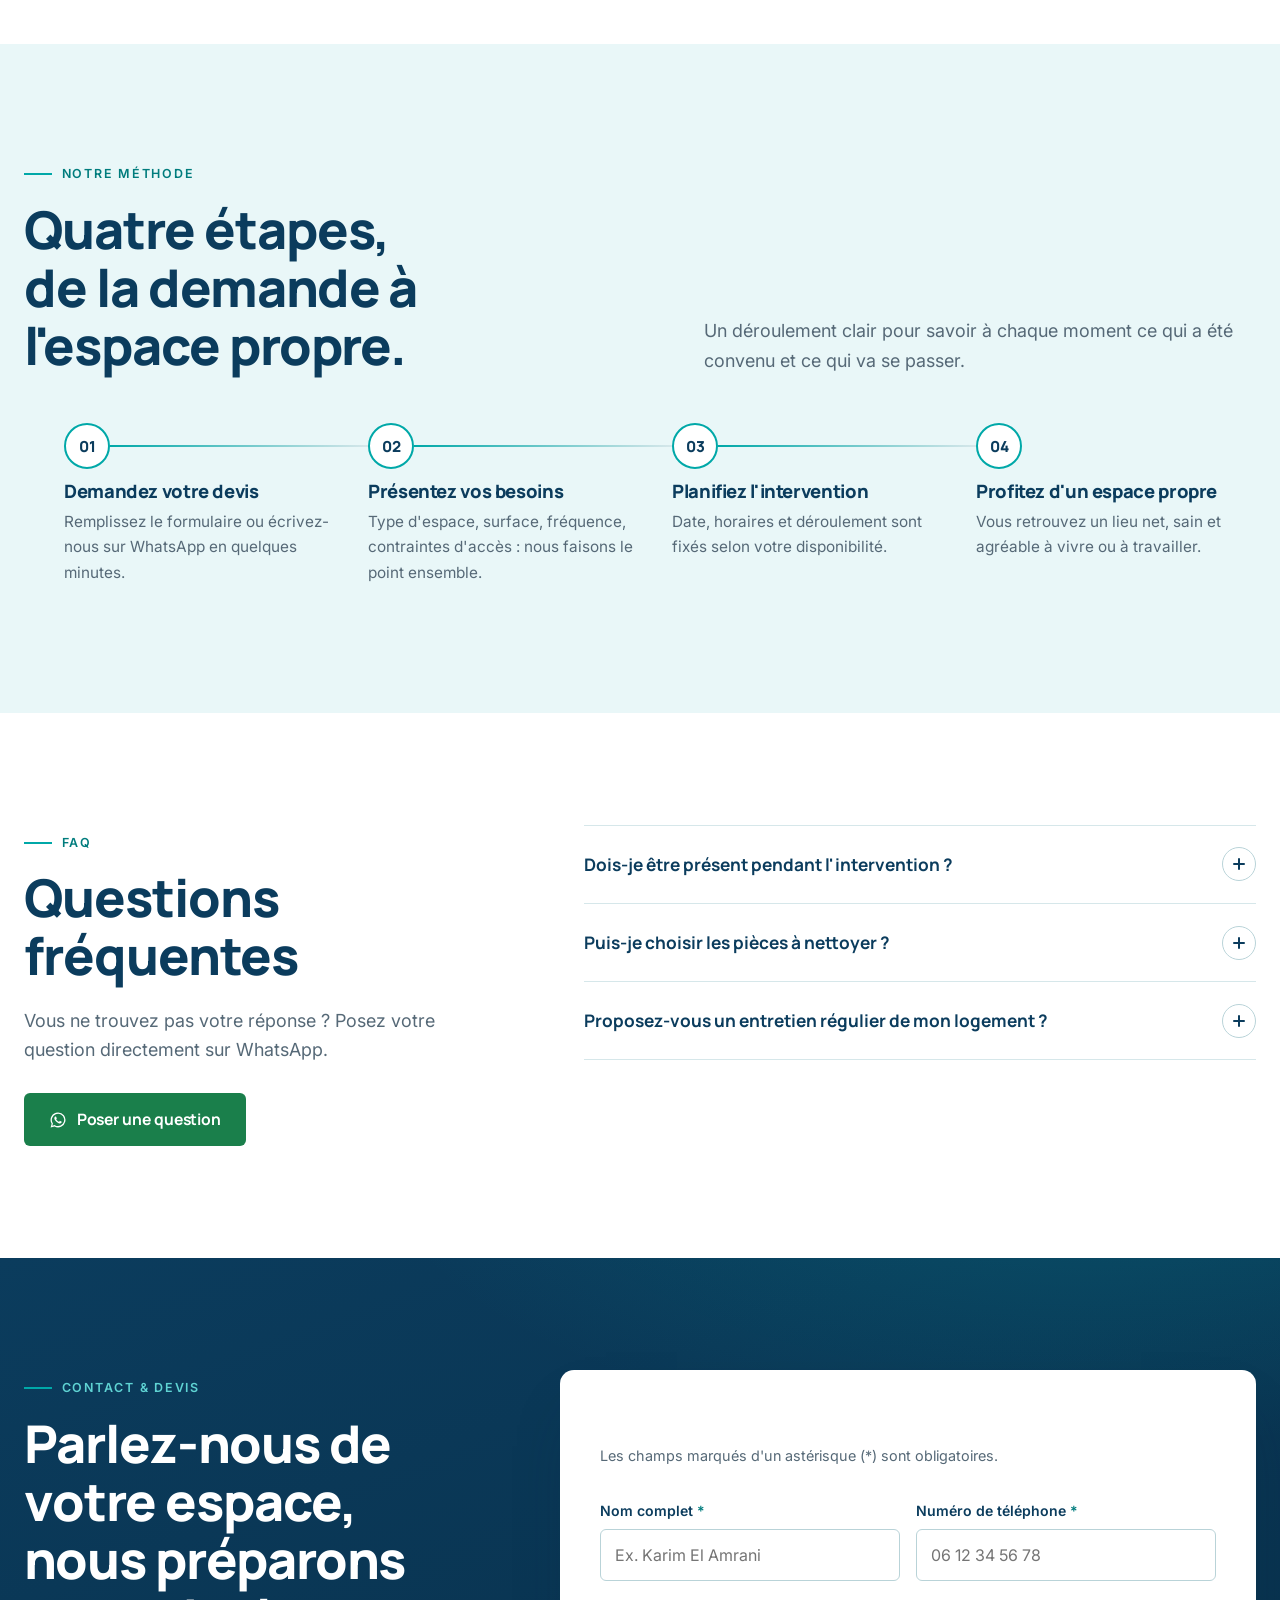
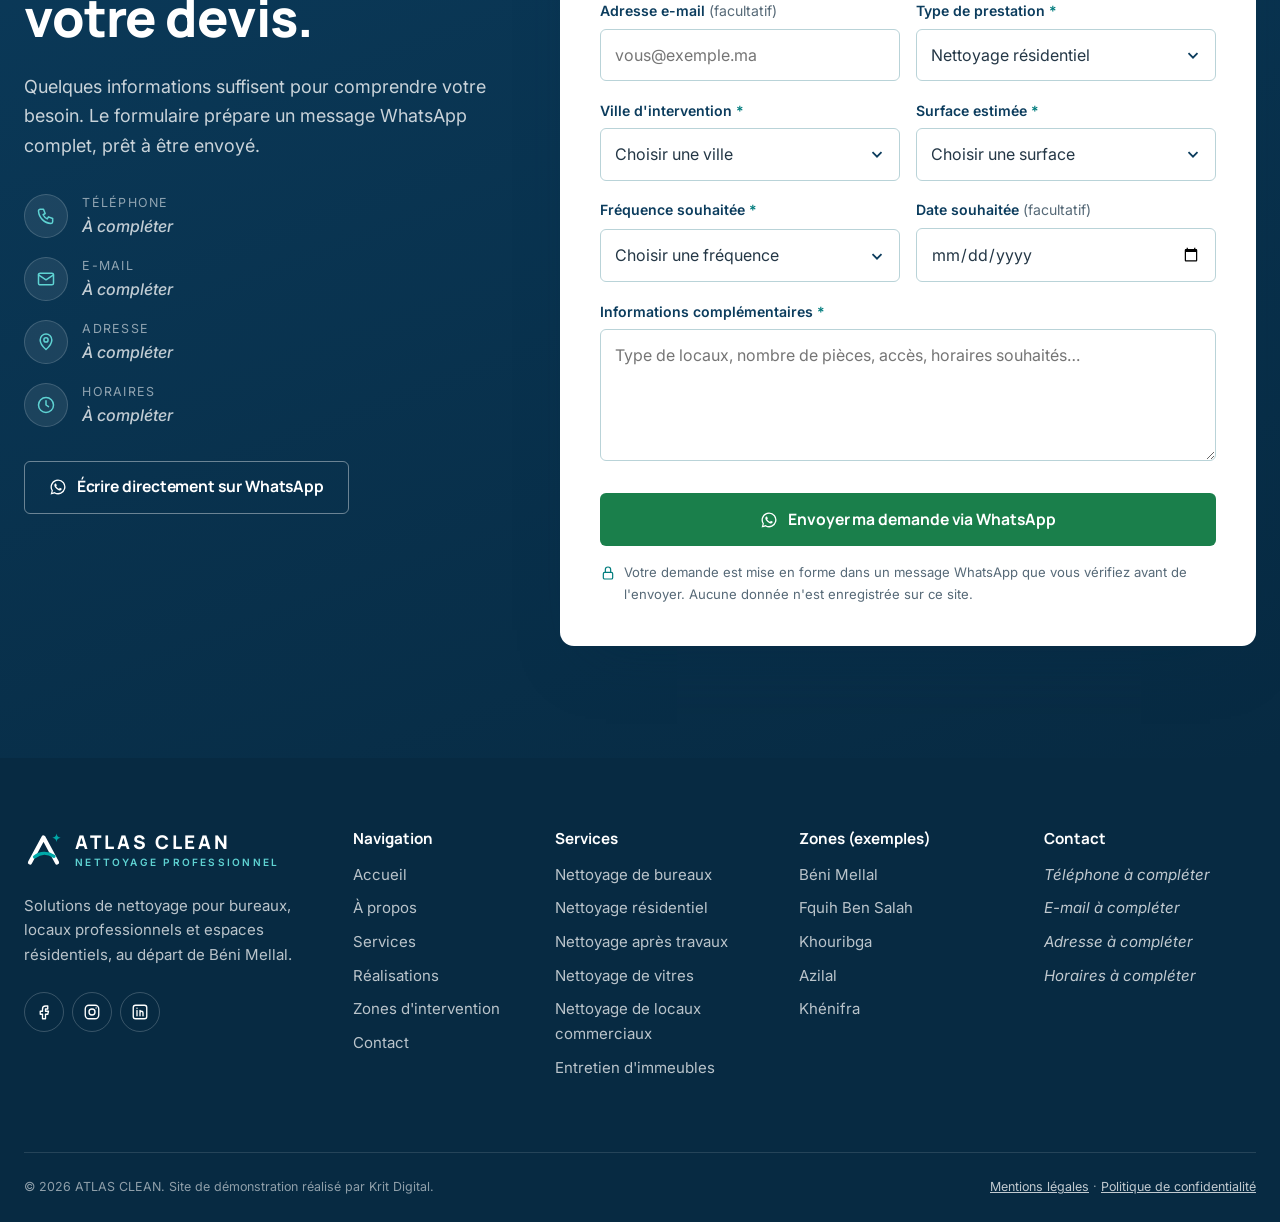
<file: services/nettoyage-residentiel/index.html>
<!doctype html>
<html lang="fr" class="no-js">
<head>
  <meta charset="utf-8">
  <meta name="viewport" content="width=device-width, initial-scale=1, viewport-fit=cover">
  <title>Nettoyage résidentiel à Béni Mellal — maison, appartement, villa | ATLAS CLEAN</title>
  <meta name="description" content="Nettoyage de maisons, appartements et villas à Béni Mellal et dans la région : pièces de vie, cuisine, salles de bain. Ponctuel ou régulier. (Démonstration)">
  <meta name="robots" content="noindex, nofollow">
  <meta name="theme-color" content="#0B3C5D">
  <meta property="og:type" content="website">
  <meta property="og:locale" content="fr_MA">
  <meta property="og:site_name" content="ATLAS CLEAN">
  <meta property="og:title" content="Nettoyage résidentiel à Béni Mellal — maison, appartement, villa | ATLAS CLEAN">
  <meta property="og:description" content="Nettoyage de maisons, appartements et villas à Béni Mellal et dans la région : pièces de vie, cuisine, salles de bain. Ponctuel ou régulier. (Démonstration)">
  <link rel="icon" href="../../assets/img/favicon.svg" type="image/svg+xml">
  <link rel="preconnect" href="https://fonts.googleapis.com">
  <link rel="preconnect" href="https://fonts.gstatic.com" crossorigin>
  <link rel="stylesheet" href="https://fonts.googleapis.com/css2?family=Inter:wght@400;500;600&amp;family=Manrope:wght@600;700;800&amp;display=swap">
  <link rel="stylesheet" href="../../assets/css/style.css">
  <script src="../../assets/js/config.js"></script>
  <script src="../../assets/js/main.js" defer></script>
</head>
<body>
<a class="skip-link" href="#main">Aller au contenu</a>
<div class="demo-bar" role="note"><strong>Site de démonstration</strong> · ATLAS CLEAN est une marque fictive présentée par Krit Digital. Les photos sont des visuels d'illustration ; zones et coordonnées sont des exemples à remplacer.</div>
<header class="site-header">
  <div class="container header-inner">
    <a class="brand " href="../../" aria-label="ATLAS CLEAN, retour à l'accueil"><svg class="brand-mark" viewBox="0 0 40 40" aria-hidden="true"><path d="M6 32.5 19.5 7.5 33 32.5" fill="none" stroke="currentColor" stroke-width="4.2" stroke-linejoin="round" stroke-linecap="round"/><path d="M10.5 27c5.6-4.6 13-5 19.5-.6" fill="none" stroke="#00A8A8" stroke-width="3.2" stroke-linecap="round"/><path d="M32.5 3.5c.4 2.6 1.6 3.8 4.2 4.2-2.6.4-3.8 1.6-4.2 4.2-.4-2.6-1.6-3.8-4.2-4.2 2.6-.4 3.8-1.6 4.2-4.2z" fill="#00A8A8"/></svg><span class="brand-text"><span class="brand-name" data-cfg="company-name">ATLAS CLEAN</span><span class="brand-tag">Nettoyage Professionnel</span></span></a>
    <nav class="nav" aria-label="Navigation principale"><ul class="nav-list"><li><a class="nav-link" href="../../">Accueil</a></li><li><a class="nav-link" href="../../a-propos/">À propos</a></li><li><a class="nav-link" href="../../services/" aria-current="page">Services</a></li><li><a class="nav-link" href="../../realisations/">Réalisations</a></li><li><a class="nav-link" href="../../zones-d-intervention/">Zones d&#x27;intervention</a></li><li><a class="nav-link" href="../../contact/">Contact</a></li></ul></nav>
    <a class="btn btn--sm header-cta" href="../../contact/#devis">Demander un devis</a>
    <button class="menu-toggle" type="button" aria-expanded="false" aria-controls="mobile-menu" aria-label="Ouvrir le menu"><span></span></button>
  </div>
</header>
<div class="mobile-menu" id="mobile-menu" aria-hidden="true" role="dialog" aria-modal="true" aria-label="Menu">
  <div class="mobile-menu-top"><a class="brand " href="../../" aria-label="ATLAS CLEAN, retour à l'accueil"><svg class="brand-mark" viewBox="0 0 40 40" aria-hidden="true"><path d="M6 32.5 19.5 7.5 33 32.5" fill="none" stroke="currentColor" stroke-width="4.2" stroke-linejoin="round" stroke-linecap="round"/><path d="M10.5 27c5.6-4.6 13-5 19.5-.6" fill="none" stroke="#00A8A8" stroke-width="3.2" stroke-linecap="round"/><path d="M32.5 3.5c.4 2.6 1.6 3.8 4.2 4.2-2.6.4-3.8 1.6-4.2 4.2-.4-2.6-1.6-3.8-4.2-4.2 2.6-.4 3.8-1.6 4.2-4.2z" fill="#00A8A8"/></svg><span class="brand-text"><span class="brand-name" data-cfg="company-name">ATLAS CLEAN</span><span class="brand-tag">Nettoyage Professionnel</span></span></a><button class="mobile-close" type="button" data-close-menu aria-label="Fermer le menu"><svg viewBox="0 0 24 24" fill="none" stroke="currentColor" stroke-width="1.8" stroke-linecap="round" stroke-linejoin="round" aria-hidden="true"><path d="M6 6l12 12M18 6 6 18"/></svg></button></div>
  <nav aria-label="Navigation mobile"><ul class="mobile-nav"><li><a href="../../">Accueil<svg viewBox="0 0 24 24" fill="none" stroke="currentColor" stroke-width="1.8" stroke-linecap="round" stroke-linejoin="round" aria-hidden="true"><path d="m9 6 6 6-6 6"/></svg></a></li><li><a href="../../a-propos/">À propos<svg viewBox="0 0 24 24" fill="none" stroke="currentColor" stroke-width="1.8" stroke-linecap="round" stroke-linejoin="round" aria-hidden="true"><path d="m9 6 6 6-6 6"/></svg></a></li><li><a href="../../services/" aria-current="page">Services<svg viewBox="0 0 24 24" fill="none" stroke="currentColor" stroke-width="1.8" stroke-linecap="round" stroke-linejoin="round" aria-hidden="true"><path d="m9 6 6 6-6 6"/></svg></a></li><li><a href="../../realisations/">Réalisations<svg viewBox="0 0 24 24" fill="none" stroke="currentColor" stroke-width="1.8" stroke-linecap="round" stroke-linejoin="round" aria-hidden="true"><path d="m9 6 6 6-6 6"/></svg></a></li><li><a href="../../zones-d-intervention/">Zones d&#x27;intervention<svg viewBox="0 0 24 24" fill="none" stroke="currentColor" stroke-width="1.8" stroke-linecap="round" stroke-linejoin="round" aria-hidden="true"><path d="m9 6 6 6-6 6"/></svg></a></li><li><a href="../../contact/">Contact<svg viewBox="0 0 24 24" fill="none" stroke="currentColor" stroke-width="1.8" stroke-linecap="round" stroke-linejoin="round" aria-hidden="true"><path d="m9 6 6 6-6 6"/></svg></a></li></ul></nav>
  <div class="mobile-menu-foot">
    <a class="btn btn--block" href="../../contact/#devis">Demander un devis <svg viewBox="0 0 24 24" fill="none" stroke="currentColor" stroke-width="1.8" stroke-linecap="round" stroke-linejoin="round" aria-hidden="true"><path d="M5 12h14M13 6l6 6-6 6"/></svg></a>
    <button class="btn btn--wa btn--block" type="button" data-wa><svg viewBox="0 0 24 24" aria-hidden="true" fill="currentColor"><path d="M12.04 2a9.9 9.9 0 0 0-8.5 15l-1.4 5 5.2-1.4A9.9 9.9 0 1 0 12.04 2zm0 18.1a8.2 8.2 0 0 1-4.2-1.15l-.3-.18-3.1.8.83-3-.2-.31a8.2 8.2 0 1 1 6.97 3.84zm4.5-6.1c-.25-.12-1.46-.72-1.69-.8-.23-.08-.39-.12-.56.12-.16.25-.64.8-.79.97-.14.16-.29.18-.54.06a6.7 6.7 0 0 1-3.3-2.9c-.25-.43.25-.4.71-1.33.08-.16.04-.31-.02-.43l-.76-1.83c-.2-.48-.4-.41-.56-.42h-.47a.9.9 0 0 0-.65.3 2.7 2.7 0 0 0-.85 2.02 4.7 4.7 0 0 0 1 2.5 10.8 10.8 0 0 0 4.13 3.65c1.54.66 2.14.72 2.91.6.47-.07 1.46-.6 1.66-1.17.2-.58.2-1.07.15-1.17-.06-.11-.22-.17-.47-.29z"/></svg> Écrire sur WhatsApp</button>
  </div>
</div>
<main id="main" tabindex="-1">
<section class="page-hero"><div class="container page-hero-grid"><div><nav class="breadcrumb" aria-label="Fil d'Ariane"><ol><li><a href="../../">Accueil</a></li><li><a href="../../services/">Services</a></li><li aria-current="page">Nettoyage résidentiel</li></ol></nav><span class="eyebrow">Nettoyage résidentiel</span><h1>Nettoyage résidentiel : un intérieur soigné, pièce par pièce.</h1><p class="lead">Appartement, maison ou villa : une prestation définie selon vos pièces, vos priorités et le rythme de votre foyer.</p><div class="hero-actions"><a class="btn" href="../../contact/#devis">Demander un devis <svg viewBox="0 0 24 24" fill="none" stroke="currentColor" stroke-width="1.8" stroke-linecap="round" stroke-linejoin="round" aria-hidden="true"><path d="M5 12h14M13 6l6 6-6 6"/></svg></a><button class="btn btn--ghost" type="button" data-wa><svg viewBox="0 0 24 24" aria-hidden="true" fill="currentColor"><path d="M12.04 2a9.9 9.9 0 0 0-8.5 15l-1.4 5 5.2-1.4A9.9 9.9 0 1 0 12.04 2zm0 18.1a8.2 8.2 0 0 1-4.2-1.15l-.3-.18-3.1.8.83-3-.2-.31a8.2 8.2 0 1 1 6.97 3.84zm4.5-6.1c-.25-.12-1.46-.72-1.69-.8-.23-.08-.39-.12-.56.12-.16.25-.64.8-.79.97-.14.16-.29.18-.54.06a6.7 6.7 0 0 1-3.3-2.9c-.25-.43.25-.4.71-1.33.08-.16.04-.31-.02-.43l-.76-1.83c-.2-.48-.4-.41-.56-.42h-.47a.9.9 0 0 0-.65.3 2.7 2.7 0 0 0-.85 2.02 4.7 4.7 0 0 0 1 2.5 10.8 10.8 0 0 0 4.13 3.65c1.54.66 2.14.72 2.91.6.47-.07 1.46-.6 1.66-1.17.2-.58.2-1.07.15-1.17-.06-.11-.22-.17-.47-.29z"/></svg> WhatsApp</button></div></div>
  <div class="page-hero-media"><img src="../../assets/img/svc-residentiel.webp" alt="Nettoyage résidentiel (visuel d&#x27;illustration)" width="1200" height="750" fetchpriority="high"></div></div></section><section class="section" aria-labelledby="incl-title">
  <div class="container detail-grid">
    <div class="prose">
      <h2 id="incl-title">Ce que peut comprendre la prestation</h2>
      <p>Un nettoyage attentif de votre logement, des pièces de vie à la cuisine et aux salles de bain, organisé selon vos besoins et le rythme de votre foyer. Le contenu final est adapté à vos espaces et confirmé dans le devis.</p>
      <ul class="check-list check-list--2"><li><svg viewBox="0 0 24 24" fill="none" stroke="currentColor" stroke-width="1.8" stroke-linecap="round" stroke-linejoin="round" aria-hidden="true"><path d="M20 6 9 17l-5-5"/></svg><span>Pièces de vie et chambres</span></li><li><svg viewBox="0 0 24 24" fill="none" stroke="currentColor" stroke-width="1.8" stroke-linecap="round" stroke-linejoin="round" aria-hidden="true"><path d="M20 6 9 17l-5-5"/></svg><span>Cuisine : plans de travail, façades, électroménager extérieur</span></li><li><svg viewBox="0 0 24 24" fill="none" stroke="currentColor" stroke-width="1.8" stroke-linecap="round" stroke-linejoin="round" aria-hidden="true"><path d="M20 6 9 17l-5-5"/></svg><span>Salles de bain et sanitaires</span></li><li><svg viewBox="0 0 24 24" fill="none" stroke="currentColor" stroke-width="1.8" stroke-linecap="round" stroke-linejoin="round" aria-hidden="true"><path d="M20 6 9 17l-5-5"/></svg><span>Sols : aspiration et lavage</span></li><li><svg viewBox="0 0 24 24" fill="none" stroke="currentColor" stroke-width="1.8" stroke-linecap="round" stroke-linejoin="round" aria-hidden="true"><path d="M20 6 9 17l-5-5"/></svg><span>Dépoussiérage des meubles et des surfaces</span></li><li><svg viewBox="0 0 24 24" fill="none" stroke="currentColor" stroke-width="1.8" stroke-linecap="round" stroke-linejoin="round" aria-hidden="true"><path d="M20 6 9 17l-5-5"/></svg><span>Vitres intérieures accessibles</span></li></ul>
      <h2>Pour quels espaces ?</h2>
    </div>
    <aside class="side-card">
      <h2>Obtenir un devis</h2>
      <p>Indiquez le type d'espace, la surface et la fréquence souhaitée : votre demande est prête à être envoyée sur WhatsApp.</p>
      <a class="btn" href="../../contact/?service=residentiel#devis">Demander un devis <svg viewBox="0 0 24 24" fill="none" stroke="currentColor" stroke-width="1.8" stroke-linecap="round" stroke-linejoin="round" aria-hidden="true"><path d="M5 12h14M13 6l6 6-6 6"/></svg></a>
      <button class="btn btn--ghost" type="button" data-wa><svg viewBox="0 0 24 24" aria-hidden="true" fill="currentColor"><path d="M12.04 2a9.9 9.9 0 0 0-8.5 15l-1.4 5 5.2-1.4A9.9 9.9 0 1 0 12.04 2zm0 18.1a8.2 8.2 0 0 1-4.2-1.15l-.3-.18-3.1.8.83-3-.2-.31a8.2 8.2 0 1 1 6.97 3.84zm4.5-6.1c-.25-.12-1.46-.72-1.69-.8-.23-.08-.39-.12-.56.12-.16.25-.64.8-.79.97-.14.16-.29.18-.54.06a6.7 6.7 0 0 1-3.3-2.9c-.25-.43.25-.4.71-1.33.08-.16.04-.31-.02-.43l-.76-1.83c-.2-.48-.4-.41-.56-.42h-.47a.9.9 0 0 0-.65.3 2.7 2.7 0 0 0-.85 2.02 4.7 4.7 0 0 0 1 2.5 10.8 10.8 0 0 0 4.13 3.65c1.54.66 2.14.72 2.91.6.47-.07 1.46-.6 1.66-1.17.2-.58.2-1.07.15-1.17-.06-.11-.22-.17-.47-.29z"/></svg> WhatsApp</button>
      <div><h3 style="font-size:1rem;margin:0.5rem 0 0.6rem">Autres services</h3><ul class="footer-links" style="color:var(--navy)"><li><a href="../../services/nettoyage-de-bureaux/">Nettoyage de bureaux</a></li><li><a href="../../services/nettoyage-apres-travaux/">Nettoyage après travaux</a></li><li><a href="../../services/#vitres">Nettoyage de vitres</a></li><li><a href="../../services/#commerciaux">Nettoyage de locaux commerciaux</a></li><li><a href="../../services/#immeubles">Entretien d&#x27;immeubles</a></li></ul></div>
    </aside>
  </div>
  <div class="container"><div class="spaces"><div class="space"><svg viewBox="0 0 24 24" fill="none" stroke="currentColor" stroke-width="1.8" stroke-linecap="round" stroke-linejoin="round" aria-hidden="true"><path d="M3 11 12 4l9 7"/><path d="M5 10v10h14V10"/><path d="M10 20v-5h4v5"/></svg><h3>Pièces de vie</h3><p>Salon, séjour, chambres et couloirs.</p></div><div class="space"><svg viewBox="0 0 24 24" fill="none" stroke="currentColor" stroke-width="1.8" stroke-linecap="round" stroke-linejoin="round" aria-hidden="true"><path d="M12 3c.6 4.2 2.8 6.4 7 7-4.2.6-6.4 2.8-7 7-.6-4.2-2.8-6.4-7-7 4.2-.6 6.4-2.8 7-7z"/></svg><h3>Cuisine</h3><p>Plans de travail, façades et surfaces.</p></div><div class="space"><svg viewBox="0 0 24 24" fill="none" stroke="currentColor" stroke-width="1.8" stroke-linecap="round" stroke-linejoin="round" aria-hidden="true"><rect x="4" y="3" width="16" height="18" rx="1"/><path d="M12 3v18M4 12h16"/></svg><h3>Salles de bain</h3><p>Sanitaires, robinetterie et carrelage.</p></div><div class="space"><svg viewBox="0 0 24 24" fill="none" stroke="currentColor" stroke-width="1.8" stroke-linecap="round" stroke-linejoin="round" aria-hidden="true"><rect x="3" y="5" width="18" height="16" rx="2"/><path d="M3 10h18M8 3v4M16 3v4"/></svg><h3>Avant / après un séjour</h3><p>Remise en état ponctuelle de votre logement.</p></div></div></div>
</section><section class="section section--ice" aria-labelledby="method-title">
  <div class="container">
    <div class="section-head section-head--split">
      <div><span class="eyebrow">Notre méthode</span><h2 class="h2" id="method-title">Quatre étapes, de la demande à l'espace propre.</h2></div>
      <p class="lead">Un déroulement clair pour savoir à chaque moment ce qui a été convenu et ce qui va se passer.</p>
    </div>
    <ol class="steps reveal"><li class="step"><span class="step-num" aria-hidden="true">01</span><h3>Demandez votre devis</h3><p>Remplissez le formulaire ou écrivez-nous sur WhatsApp en quelques minutes.</p></li><li class="step"><span class="step-num" aria-hidden="true">02</span><h3>Présentez vos besoins</h3><p>Type d&#x27;espace, surface, fréquence, contraintes d&#x27;accès : nous faisons le point ensemble.</p></li><li class="step"><span class="step-num" aria-hidden="true">03</span><h3>Planifiez l&#x27;intervention</h3><p>Date, horaires et déroulement sont fixés selon votre disponibilité.</p></li><li class="step"><span class="step-num" aria-hidden="true">04</span><h3>Profitez d&#x27;un espace propre</h3><p>Vous retrouvez un lieu net, sain et agréable à vivre ou à travailler.</p></li></ol>
  </div>
</section><section class="section" id="faq" aria-labelledby="sfaq-title">
  <div class="container faq-grid">
    <div>
      <span class="eyebrow">FAQ</span>
      <h2 class="h2" id="sfaq-title">Questions fréquentes</h2>
      <p class="lead" style="margin-top:1.25rem">Vous ne trouvez pas votre réponse ? Posez votre question directement sur WhatsApp.</p>
      <button class="btn btn--wa" type="button" data-wa style="margin-top:1.75rem"><svg viewBox="0 0 24 24" aria-hidden="true" fill="currentColor"><path d="M12.04 2a9.9 9.9 0 0 0-8.5 15l-1.4 5 5.2-1.4A9.9 9.9 0 1 0 12.04 2zm0 18.1a8.2 8.2 0 0 1-4.2-1.15l-.3-.18-3.1.8.83-3-.2-.31a8.2 8.2 0 1 1 6.97 3.84zm4.5-6.1c-.25-.12-1.46-.72-1.69-.8-.23-.08-.39-.12-.56.12-.16.25-.64.8-.79.97-.14.16-.29.18-.54.06a6.7 6.7 0 0 1-3.3-2.9c-.25-.43.25-.4.71-1.33.08-.16.04-.31-.02-.43l-.76-1.83c-.2-.48-.4-.41-.56-.42h-.47a.9.9 0 0 0-.65.3 2.7 2.7 0 0 0-.85 2.02 4.7 4.7 0 0 0 1 2.5 10.8 10.8 0 0 0 4.13 3.65c1.54.66 2.14.72 2.91.6.47-.07 1.46-.6 1.66-1.17.2-.58.2-1.07.15-1.17-.06-.11-.22-.17-.47-.29z"/></svg> Poser une question</button>
    </div>
    <div class="faq-list"><div class="faq-item"><h3 class="faq-q"><button class="faq-btn" type="button" aria-expanded="false" id="sfaq-b0">Dois-je être présent pendant l&#x27;intervention ?<span class="faq-icon" aria-hidden="true"></span></button></h3>
<div class="faq-panel" id="sfaq-p0" role="region" aria-labelledby="sfaq-b0"><div><p>Ce n&#x27;est pas forcément nécessaire : les modalités d&#x27;accès au logement sont convenues avec vous à l&#x27;avance.</p></div></div></div><div class="faq-item"><h3 class="faq-q"><button class="faq-btn" type="button" aria-expanded="false" id="sfaq-b1">Puis-je choisir les pièces à nettoyer ?<span class="faq-icon" aria-hidden="true"></span></button></h3>
<div class="faq-panel" id="sfaq-p1" role="region" aria-labelledby="sfaq-b1"><div><p>Oui. Indiquez vos priorités dans le champ « Informations complémentaires » du formulaire.</p></div></div></div><div class="faq-item"><h3 class="faq-q"><button class="faq-btn" type="button" aria-expanded="false" id="sfaq-b2">Proposez-vous un entretien régulier de mon logement ?<span class="faq-icon" aria-hidden="true"></span></button></h3>
<div class="faq-panel" id="sfaq-p2" role="region" aria-labelledby="sfaq-b2"><div><p>Vous pouvez demander une fréquence hebdomadaire ou mensuelle dans le formulaire ; les modalités sont précisées dans le devis.</p></div></div></div></div>
  </div>
</section><section class="section section--navy" id="devis" aria-labelledby="quote-title">
  <div class="container quote-grid">
    <div class="quote-aside">
      <span class="eyebrow">Contact &amp; devis</span>
      <h2 class="h2" id="quote-title">Parlez-nous de votre espace, nous préparons votre devis.</h2>
      <p class="lead">Quelques informations suffisent pour comprendre votre besoin. Le formulaire prépare un message WhatsApp complet, prêt à être envoyé.</p>
      <ul class="contact-lines">
  <li><span class="ic"><svg viewBox="0 0 24 24" fill="none" stroke="currentColor" stroke-width="1.8" stroke-linecap="round" stroke-linejoin="round" aria-hidden="true"><path d="M5 4h4l2 5-2.5 1.5a11 11 0 0 0 5 5L15 13l5 2v4a2 2 0 0 1-2 2A16 16 0 0 1 3 6a2 2 0 0 1 2-2"/></svg></span><div><small>Téléphone</small><a data-cfg-href="phone"><span data-cfg="phone" data-placeholder="À compléter">À compléter</span></a></div></li>
  <li><span class="ic"><svg viewBox="0 0 24 24" fill="none" stroke="currentColor" stroke-width="1.8" stroke-linecap="round" stroke-linejoin="round" aria-hidden="true"><rect x="3" y="5" width="18" height="14" rx="2"/><path d="m3 7 9 6 9-6"/></svg></span><div><small>E-mail</small><a data-cfg-href="email"><span data-cfg="email" data-placeholder="À compléter">À compléter</span></a></div></li>
  <li><span class="ic"><svg viewBox="0 0 24 24" fill="none" stroke="currentColor" stroke-width="1.8" stroke-linecap="round" stroke-linejoin="round" aria-hidden="true"><path d="M12 21s-7-6.2-7-11.5A7 7 0 0 1 19 9.5C19 14.8 12 21 12 21z"/><circle cx="12" cy="9.5" r="2.5"/></svg></span><div><small>Adresse</small><span data-cfg="address" data-placeholder="À compléter">À compléter</span></div></li>
  <li><span class="ic"><svg viewBox="0 0 24 24" fill="none" stroke="currentColor" stroke-width="1.8" stroke-linecap="round" stroke-linejoin="round" aria-hidden="true"><circle cx="12" cy="12" r="9"/><path d="M12 7v5l3 2"/></svg></span><div><small>Horaires</small><span data-cfg="hours" data-placeholder="À compléter">À compléter</span></div></li>
</ul>
      <button class="btn btn--light" type="button" data-wa style="margin-top:2rem"><svg viewBox="0 0 24 24" aria-hidden="true" fill="currentColor"><path d="M12.04 2a9.9 9.9 0 0 0-8.5 15l-1.4 5 5.2-1.4A9.9 9.9 0 1 0 12.04 2zm0 18.1a8.2 8.2 0 0 1-4.2-1.15l-.3-.18-3.1.8.83-3-.2-.31a8.2 8.2 0 1 1 6.97 3.84zm4.5-6.1c-.25-.12-1.46-.72-1.69-.8-.23-.08-.39-.12-.56.12-.16.25-.64.8-.79.97-.14.16-.29.18-.54.06a6.7 6.7 0 0 1-3.3-2.9c-.25-.43.25-.4.71-1.33.08-.16.04-.31-.02-.43l-.76-1.83c-.2-.48-.4-.41-.56-.42h-.47a.9.9 0 0 0-.65.3 2.7 2.7 0 0 0-.85 2.02 4.7 4.7 0 0 0 1 2.5 10.8 10.8 0 0 0 4.13 3.65c1.54.66 2.14.72 2.91.6.47-.07 1.46-.6 1.66-1.17.2-.58.2-1.07.15-1.17-.06-.11-.22-.17-.47-.29z"/></svg> Écrire directement sur WhatsApp</button>
    </div>
    <form class="quote-form" id="devis-form" data-quote novalidate aria-labelledby="devis-form-title">
  <h3 id="devis-form-title">Demande de devis</h3>
  <p class="form-intro">Les champs marqués d'un astérisque (*) sont obligatoires.</p>
  <div class="form-grid">
    <div class="field"><label for="devis-form-name">Nom complet <span class="req" aria-hidden="true">*</span></label><input id="devis-form-name" name="name" aria-describedby="devis-form-name-err" type="text" autocomplete="name" required placeholder="Ex. Karim El Amrani"><p class="field-error" id="devis-form-name-err" aria-live="polite"></p></div>
    <div class="field"><label for="devis-form-phone">Numéro de téléphone <span class="req" aria-hidden="true">*</span></label><input id="devis-form-phone" name="phone" aria-describedby="devis-form-phone-err" type="tel" autocomplete="tel" inputmode="tel" required placeholder="06 12 34 56 78"><p class="field-error" id="devis-form-phone-err" aria-live="polite"></p></div>
    <div class="field"><label for="devis-form-email">Adresse e-mail <span class="opt">(facultatif)</span></label><input id="devis-form-email" name="email" aria-describedby="devis-form-email-err" type="email" autocomplete="email" placeholder="vous@exemple.ma"><p class="field-error" id="devis-form-email-err" aria-live="polite"></p></div>
    <div class="field"><label for="devis-form-service">Type de prestation <span class="req" aria-hidden="true">*</span></label><select id="devis-form-service" name="service" aria-describedby="devis-form-service-err" required><option value="">Choisir une prestation</option><option value="Nettoyage de bureaux" data-key="bureaux">Nettoyage de bureaux</option><option value="Nettoyage résidentiel" data-key="residentiel" selected>Nettoyage résidentiel</option><option value="Nettoyage après travaux" data-key="apres-travaux">Nettoyage après travaux</option><option value="Nettoyage de vitres" data-key="vitres">Nettoyage de vitres</option><option value="Nettoyage de locaux commerciaux" data-key="commerciaux">Nettoyage de locaux commerciaux</option><option value="Entretien d&#x27;immeubles" data-key="immeubles">Entretien d&#x27;immeubles</option><option value="Autre besoin (à préciser)" data-key="autre">Autre besoin (à préciser)</option></select><p class="field-error" id="devis-form-service-err" aria-live="polite"></p></div>
    <div class="field"><label for="devis-form-city">Ville d'intervention <span class="req" aria-hidden="true">*</span></label><select id="devis-form-city" name="city" aria-describedby="devis-form-city-err" required><option value="">Choisir une ville</option><option>Béni Mellal</option><option>Fquih Ben Salah</option><option>Khouribga</option><option>Azilal</option><option>Khénifra</option><option value="Autre ville (à préciser)">Autre ville (à préciser)</option></select><p class="field-error" id="devis-form-city-err" aria-live="polite"></p></div>
    <div class="field"><label for="devis-form-surface">Surface estimée <span class="req" aria-hidden="true">*</span></label><select id="devis-form-surface" name="surface" aria-describedby="devis-form-surface-err" required><option value="">Choisir une surface</option><option>Moins de 50 m²</option><option>50–150 m²</option><option>150–500 m²</option><option>Plus de 500 m²</option><option>À déterminer</option></select><p class="field-error" id="devis-form-surface-err" aria-live="polite"></p></div>
    <div class="field"><label for="devis-form-frequency">Fréquence souhaitée <span class="req" aria-hidden="true">*</span></label><select id="devis-form-frequency" name="frequency" aria-describedby="devis-form-frequency-err" required><option value="">Choisir une fréquence</option><option>Intervention ponctuelle</option><option>Quotidienne</option><option>Hebdomadaire</option><option>Mensuelle</option></select><p class="field-error" id="devis-form-frequency-err" aria-live="polite"></p></div>
    <div class="field"><label for="devis-form-date">Date souhaitée <span class="opt">(facultatif)</span></label><input id="devis-form-date" name="date" aria-describedby="devis-form-date-err" type="date"><p class="field-error" id="devis-form-date-err" aria-live="polite"></p></div>
    <div class="field field--full"><label for="devis-form-message">Informations complémentaires <span class="req" aria-hidden="true">*</span></label><textarea id="devis-form-message" name="message" aria-describedby="devis-form-message-err" rows="4" required placeholder="Type de locaux, nombre de pièces, accès, horaires souhaités…"></textarea><p class="field-error" id="devis-form-message-err" aria-live="polite"></p></div>
  </div>
  <div class="form-foot">
    <div class="form-alert form-alert--error" role="alert" hidden></div>
    <button class="btn btn--wa btn--block" type="submit"><svg viewBox="0 0 24 24" aria-hidden="true" fill="currentColor"><path d="M12.04 2a9.9 9.9 0 0 0-8.5 15l-1.4 5 5.2-1.4A9.9 9.9 0 1 0 12.04 2zm0 18.1a8.2 8.2 0 0 1-4.2-1.15l-.3-.18-3.1.8.83-3-.2-.31a8.2 8.2 0 1 1 6.97 3.84zm4.5-6.1c-.25-.12-1.46-.72-1.69-.8-.23-.08-.39-.12-.56.12-.16.25-.64.8-.79.97-.14.16-.29.18-.54.06a6.7 6.7 0 0 1-3.3-2.9c-.25-.43.25-.4.71-1.33.08-.16.04-.31-.02-.43l-.76-1.83c-.2-.48-.4-.41-.56-.42h-.47a.9.9 0 0 0-.65.3 2.7 2.7 0 0 0-.85 2.02 4.7 4.7 0 0 0 1 2.5 10.8 10.8 0 0 0 4.13 3.65c1.54.66 2.14.72 2.91.6.47-.07 1.46-.6 1.66-1.17.2-.58.2-1.07.15-1.17-.06-.11-.22-.17-.47-.29z"/></svg> Envoyer ma demande via WhatsApp</button>
    <p class="form-note"><svg viewBox="0 0 24 24" fill="none" stroke="currentColor" stroke-width="1.8" stroke-linecap="round" stroke-linejoin="round" aria-hidden="true"><rect x="5" y="11" width="14" height="10" rx="2"/><path d="M8 11V7a4 4 0 0 1 8 0v4"/></svg><span>Votre demande est mise en forme dans un message WhatsApp que vous vérifiez avant de l'envoyer. Aucune donnée n'est enregistrée sur ce site.</span></p>
  </div>
</form>
  </div>
</section>
</main>
<footer class="site-footer">
  <div class="container">
    <div class="footer-grid">
      <div>
        <a class="brand " href="../../" aria-label="ATLAS CLEAN, retour à l'accueil"><svg class="brand-mark" viewBox="0 0 40 40" aria-hidden="true"><path d="M6 32.5 19.5 7.5 33 32.5" fill="none" stroke="currentColor" stroke-width="4.2" stroke-linejoin="round" stroke-linecap="round"/><path d="M10.5 27c5.6-4.6 13-5 19.5-.6" fill="none" stroke="#00A8A8" stroke-width="3.2" stroke-linecap="round"/><path d="M32.5 3.5c.4 2.6 1.6 3.8 4.2 4.2-2.6.4-3.8 1.6-4.2 4.2-.4-2.6-1.6-3.8-4.2-4.2 2.6-.4 3.8-1.6 4.2-4.2z" fill="#00A8A8"/></svg><span class="brand-text"><span class="brand-name" data-cfg="company-name">ATLAS CLEAN</span><span class="brand-tag">Nettoyage Professionnel</span></span></a>
        <p class="footer-about">Solutions de nettoyage pour bureaux, locaux professionnels et espaces résidentiels, au départ de Béni Mellal.</p>
        <div class="socials">
          <a data-social="facebook" aria-label="Facebook"><svg viewBox="0 0 24 24" fill="none" stroke="currentColor" stroke-width="1.8" stroke-linecap="round" stroke-linejoin="round" aria-hidden="true"><path d="M14 8h3V4h-3a4 4 0 0 0-4 4v3H7v4h3v6h4v-6h3l1-4h-4V8.5a.5.5 0 0 1 .5-.5z"/></svg></a>
          <a data-social="instagram" aria-label="Instagram"><svg viewBox="0 0 24 24" fill="none" stroke="currentColor" stroke-width="1.8" stroke-linecap="round" stroke-linejoin="round" aria-hidden="true"><rect x="3" y="3" width="18" height="18" rx="5"/><circle cx="12" cy="12" r="4"/><path d="M17.5 6.5h.01"/></svg></a>
          <a data-social="linkedin" aria-label="LinkedIn"><svg viewBox="0 0 24 24" fill="none" stroke="currentColor" stroke-width="1.8" stroke-linecap="round" stroke-linejoin="round" aria-hidden="true"><rect x="3" y="3" width="18" height="18" rx="3"/><path d="M8 10v7M8 7h.01M12 17v-4a2 2 0 0 1 4 0v4M12 10v7"/></svg></a>
        </div>
      </div>
      <div><h2 class="footer-title">Navigation</h2><ul class="footer-links"><li><a href="../../">Accueil</a></li><li><a href="../../a-propos/">À propos</a></li><li><a href="../../services/">Services</a></li><li><a href="../../realisations/">Réalisations</a></li><li><a href="../../zones-d-intervention/">Zones d&#x27;intervention</a></li><li><a href="../../contact/">Contact</a></li></ul></div>
      <div><h2 class="footer-title">Services</h2><ul class="footer-links"><li><a href="../../services/nettoyage-de-bureaux/">Nettoyage de bureaux</a></li><li><a href="../../services/nettoyage-residentiel/">Nettoyage résidentiel</a></li><li><a href="../../services/nettoyage-apres-travaux/">Nettoyage après travaux</a></li><li><a href="../../services/#vitres">Nettoyage de vitres</a></li><li><a href="../../services/#commerciaux">Nettoyage de locaux commerciaux</a></li><li><a href="../../services/#immeubles">Entretien d&#x27;immeubles</a></li></ul></div>
      <div><h2 class="footer-title">Zones (exemples)</h2><ul class="footer-links"><li>Béni Mellal</li><li>Fquih Ben Salah</li><li>Khouribga</li><li>Azilal</li><li>Khénifra</li></ul></div>
      <div><h2 class="footer-title">Contact</h2>
        <ul class="footer-links">
          <li><a data-cfg-href="phone"><span data-cfg="phone" data-placeholder="Téléphone à compléter">Téléphone à compléter</span></a></li>
          <li><a data-cfg-href="email"><span data-cfg="email" data-placeholder="E-mail à compléter">E-mail à compléter</span></a></li>
          <li><span data-cfg="address" data-placeholder="Adresse à compléter">Adresse à compléter</span></li>
          <li><span data-cfg="hours" data-placeholder="Horaires à compléter">Horaires à compléter</span></li>
        </ul>
      </div>
    </div>
    <div class="footer-bottom">
      <p>© <span data-year>2026</span> <span data-cfg="company-name">ATLAS CLEAN</span>. Site de démonstration réalisé par Krit Digital.</p>
      <p><a href="../../mentions-legales/">Mentions légales</a> · <a href="../../politique-de-confidentialite/">Politique de confidentialité</a></p>
    </div>
  </div>
</footer>
<button class="to-top" type="button" aria-label="Revenir en haut de la page"><svg viewBox="0 0 24 24" fill="none" stroke="currentColor" stroke-width="1.8" stroke-linecap="round" stroke-linejoin="round" aria-hidden="true"><path d="M12 19V5M6 11l6-6 6 6"/></svg></button>
<button class="fab-wa" type="button" data-wa aria-label="Demander un devis sur WhatsApp"><svg viewBox="0 0 24 24" aria-hidden="true" fill="currentColor"><path d="M12.04 2a9.9 9.9 0 0 0-8.5 15l-1.4 5 5.2-1.4A9.9 9.9 0 1 0 12.04 2zm0 18.1a8.2 8.2 0 0 1-4.2-1.15l-.3-.18-3.1.8.83-3-.2-.31a8.2 8.2 0 1 1 6.97 3.84zm4.5-6.1c-.25-.12-1.46-.72-1.69-.8-.23-.08-.39-.12-.56.12-.16.25-.64.8-.79.97-.14.16-.29.18-.54.06a6.7 6.7 0 0 1-3.3-2.9c-.25-.43.25-.4.71-1.33.08-.16.04-.31-.02-.43l-.76-1.83c-.2-.48-.4-.41-.56-.42h-.47a.9.9 0 0 0-.65.3 2.7 2.7 0 0 0-.85 2.02 4.7 4.7 0 0 0 1 2.5 10.8 10.8 0 0 0 4.13 3.65c1.54.66 2.14.72 2.91.6.47-.07 1.46-.6 1.66-1.17.2-.58.2-1.07.15-1.17-.06-.11-.22-.17-.47-.29z"/></svg></button>
<dialog class="modal" id="wa-modal" aria-labelledby="wa-modal-title">
  <div class="modal-inner">
    <div class="modal-head">
      <div><span class="modal-badge">Mode démonstration</span><h2 id="wa-modal-title">Aperçu de votre message WhatsApp</h2></div>
      <button class="modal-close" type="button" data-modal-close aria-label="Fermer"><svg viewBox="0 0 24 24" fill="none" stroke="currentColor" stroke-width="1.8" stroke-linecap="round" stroke-linejoin="round" aria-hidden="true"><path d="M6 6l12 12M18 6 6 18"/></svg></button>
    </div>
    <p>Aucun numéro WhatsApp n'est encore configuré sur ce site de démonstration : <strong>aucune demande n'a été envoyée</strong>. Une fois le numéro de l'entreprise renseigné, ce message s'ouvrira directement dans WhatsApp.</p>
    <pre></pre>
    <div class="modal-actions">
      <button class="btn btn--navy btn--sm" type="button" data-copy><svg viewBox="0 0 24 24" fill="none" stroke="currentColor" stroke-width="1.8" stroke-linecap="round" stroke-linejoin="round" aria-hidden="true"><rect x="9" y="9" width="11" height="11" rx="2"/><path d="M5 15V5a2 2 0 0 1 2-2h8"/></svg><span>Copier le message</span></button>
      <button class="btn btn--ghost btn--sm" type="button" data-modal-close>Fermer</button>
    </div>
  </div>
</dialog>
</body>
</html>
</file>
<file: assets/css/style.css>
/* =========================================================
   ATLAS CLEAN — Feuille de style principale
   Concept : « grille de précision » — une mise en page aérée,
   asymétrique, où le turquoise agit comme la trace d'une raclette
   sur une vitre propre.
   Toutes les couleurs, polices et espacements sont des variables :
   modifiez-les ici pour changer l'identité visuelle du site.
   ========================================================= */

:root {
  /* Couleurs de marque */
  --navy: #0B3C5D;
  --navy-900: #072A42;
  --navy-700: #0F4A72;
  --turquoise: #00A8A8;
  --turquoise-ink: #007C7D;      /* turquoise lisible pour petits textes sur fond clair */
  --turquoise-soft: #5FD3D3;     /* turquoise lisible sur fond navy */
  --ice: #E9F7F8;
  --ice-2: #F4FBFB;
  --white: #FFFFFF;
  --ink: #243746;
  --muted: #566977;
  --line: #D6E7EA;
  --line-strong: #B9D3D8;
  --danger: #B42318;
  --success: #067647;
  --whatsapp: #1A7F4B;

  /* Typographie */
  --font-display: "Manrope", "Segoe UI", system-ui, -apple-system, sans-serif;
  --font-body: "Inter", "Segoe UI", system-ui, -apple-system, sans-serif;

  --fs-xs: 0.78rem;
  --fs-sm: 0.9rem;
  --fs-base: 1rem;
  --fs-md: 1.125rem;
  --fs-lg: clamp(1.25rem, 1.1rem + 0.6vw, 1.5rem);
  --fs-xl: clamp(1.6rem, 1.3rem + 1.4vw, 2.25rem);
  --fs-2xl: clamp(2rem, 1.5rem + 2.4vw, 3.25rem);
  --fs-hero: clamp(2.4rem, 1.6rem + 3.9vw, 4.6rem);

  /* Espacements */
  --space-1: 0.25rem;
  --space-2: 0.5rem;
  --space-3: 0.75rem;
  --space-4: 1rem;
  --space-5: 1.5rem;
  --space-6: 2rem;
  --space-7: 3rem;
  --space-8: 4.5rem;
  --space-9: clamp(4rem, 3rem + 5vw, 7.5rem);

  /* Composants */
  --radius-sm: 3px;
  --radius: 6px;
  --radius-lg: 14px;
  --shadow-sm: 0 1px 2px rgba(7, 42, 66, 0.06), 0 2px 8px rgba(7, 42, 66, 0.05);
  --shadow: 0 10px 30px -12px rgba(7, 42, 66, 0.25);
  --shadow-lg: 0 30px 60px -25px rgba(7, 42, 66, 0.35);
  --container: 1240px;
  --header-h: 76px;
  --ease: cubic-bezier(0.22, 0.8, 0.24, 1);
}

/* ---------- Base ---------- */
*, *::before, *::after { box-sizing: border-box; }
html { -webkit-text-size-adjust: 100%; scroll-padding-top: calc(var(--header-h) + 16px); }
@media (prefers-reduced-motion: no-preference) { html { scroll-behavior: smooth; } }
body {
  margin: 0;
  font-family: var(--font-body);
  font-size: var(--fs-base);
  line-height: 1.65;
  color: var(--ink);
  background: var(--white);
  overflow-x: hidden;
  -webkit-font-smoothing: antialiased;
}
img, svg { display: block; max-width: 100%; height: auto; }
a { color: inherit; }
button, input, select, textarea { font: inherit; color: inherit; }
h1, h2, h3, h4 {
  font-family: var(--font-display);
  color: var(--navy);
  line-height: 1.12;
  letter-spacing: -0.02em;
  margin: 0;
  text-wrap: balance;
}
p { margin: 0; }
ul { margin: 0; padding: 0; }
:focus-visible { outline: 3px solid var(--turquoise); outline-offset: 3px; border-radius: 2px; }
.sr-only {
  position: absolute !important; width: 1px; height: 1px; padding: 0; margin: -1px;
  overflow: hidden; clip: rect(0 0 0 0); white-space: nowrap; border: 0;
}
.skip-link {
  position: absolute; left: 16px; top: -100px; z-index: 200;
  background: var(--navy); color: var(--white); padding: 0.7rem 1rem; border-radius: var(--radius);
  text-decoration: none; font-weight: 600;
}
.skip-link:focus { top: 12px; }

.container {
  width: 100%;
  max-width: calc(var(--container) + 2 * 24px);
  margin-inline: auto;
  padding-left: max(20px, env(safe-area-inset-left, 0px));
  padding-right: max(20px, env(safe-area-inset-right, 0px));
}
@media (min-width: 768px) { .container { padding-left: max(24px, env(safe-area-inset-left, 0px)); padding-right: max(24px, env(safe-area-inset-right, 0px)); } }

.section { padding-block: var(--space-9); }
.section--ice { background: var(--ice); }
.section--tint { background: linear-gradient(180deg, var(--white) 0%, var(--ice-2) 100%); }
.section--navy {
  background:
    radial-gradient(1200px 500px at 85% -10%, rgba(0, 168, 168, 0.22), transparent 60%),
    linear-gradient(160deg, var(--navy) 0%, var(--navy-900) 100%);
  color: rgba(255, 255, 255, 0.82);
}
.section--navy h2, .section--navy h3 { color: var(--white); }

/* ---------- Typo utilitaires ---------- */
.eyebrow {
  display: inline-flex; align-items: center; gap: 0.6rem;
  font-family: var(--font-body);
  font-size: var(--fs-xs); font-weight: 600;
  letter-spacing: 0.14em; text-transform: uppercase;
  color: var(--turquoise-ink);
  margin-bottom: var(--space-4);
}
.eyebrow::before { content: ""; width: 28px; height: 2px; background: var(--turquoise); }
.section--navy .eyebrow { color: var(--turquoise-soft); }
.lead { font-size: var(--fs-md); color: var(--muted); max-width: 62ch; }
.section--navy .lead { color: rgba(255, 255, 255, 0.78); }
.h2 { font-size: var(--fs-2xl); font-weight: 800; }
.h3 { font-size: var(--fs-lg); font-weight: 700; }

.section-head { display: grid; gap: var(--space-5); margin-bottom: var(--space-7); }
@media (min-width: 900px) {
  .section-head--split { grid-template-columns: 1.1fr 1fr; align-items: end; gap: var(--space-8); }
}

/* ---------- Boutons ---------- */
.btn {
  --btn-bg: var(--turquoise); --btn-fg: var(--navy-900);
  display: inline-flex; align-items: center; justify-content: center; gap: 0.6rem;
  min-height: 50px; padding: 0.8rem 1.5rem;
  border: 1.5px solid transparent; border-radius: var(--radius);
  background: var(--btn-bg); color: var(--btn-fg);
  font-family: var(--font-display); font-weight: 700; font-size: 0.98rem; letter-spacing: -0.005em;
  text-decoration: none; cursor: pointer; white-space: nowrap;
  transition: transform 0.25s var(--ease), box-shadow 0.25s var(--ease), background-color 0.2s, color 0.2s, border-color 0.2s;
}
.btn svg { width: 18px; height: 18px; flex: none; transition: transform 0.25s var(--ease); }
.btn:hover { transform: translateY(-2px); box-shadow: 0 12px 24px -12px rgba(0, 168, 168, 0.8); }
.btn:hover svg { transform: translateX(3px); }
.btn--navy { --btn-bg: var(--navy); --btn-fg: var(--white); }
.btn--navy:hover { box-shadow: 0 12px 24px -12px rgba(11, 60, 93, 0.7); background: var(--navy-700); }
.btn--ghost { --btn-bg: transparent; --btn-fg: var(--navy); border-color: var(--line-strong); }
.btn--ghost:hover { border-color: var(--navy); box-shadow: none; }
.btn--light { --btn-bg: transparent; --btn-fg: var(--white); border-color: rgba(255,255,255,0.4); }
.btn--light:hover { border-color: var(--white); box-shadow: none; }
.btn--wa { --btn-bg: var(--whatsapp); --btn-fg: var(--white); }
.btn--wa:hover { box-shadow: 0 12px 24px -12px rgba(26, 127, 75, 0.8); }
.btn--block { width: 100%; }
.btn--sm { min-height: 42px; padding: 0.55rem 1.1rem; font-size: 0.92rem; }

.link-arrow {
  display: inline-flex; align-items: center; gap: 0.45rem;
  font-family: var(--font-display); font-weight: 700; font-size: 0.95rem;
  color: var(--navy); text-decoration: none;
  background-image: linear-gradient(var(--turquoise), var(--turquoise));
  background-size: 0% 2px; background-position: 0 100%; background-repeat: no-repeat;
  padding-bottom: 2px; transition: background-size 0.35s var(--ease);
}
.link-arrow svg { width: 16px; height: 16px; transition: transform 0.3s var(--ease); }
.link-arrow:hover { background-size: 100% 2px; }
.link-arrow:hover svg { transform: translateX(4px); }

/* ---------- Bandeau démo ---------- */
.demo-bar {
  background: var(--navy-900); color: rgba(255,255,255,0.85);
  font-size: var(--fs-xs); text-align: center;
  padding: 0.5rem max(16px, env(safe-area-inset-right, 0px)) 0.5rem max(16px, env(safe-area-inset-left, 0px));
  line-height: 1.45;
}
.demo-bar strong { color: var(--turquoise-soft); font-weight: 600; }

/* ---------- En-tête ---------- */
.site-header {
  position: sticky; top: 0; z-index: 50;
  background: rgba(255, 255, 255, 0.86);
  -webkit-backdrop-filter: saturate(160%) blur(14px);
  backdrop-filter: saturate(160%) blur(14px);
  border-bottom: 1px solid transparent;
  transition: border-color 0.3s, box-shadow 0.3s;
}
.site-header.is-scrolled { border-bottom-color: var(--line); box-shadow: 0 6px 24px -18px rgba(7, 42, 66, 0.4); }
.header-inner { display: flex; align-items: center; justify-content: space-between; gap: var(--space-5); height: var(--header-h); }

.brand { display: inline-flex; align-items: center; gap: 0.7rem; text-decoration: none; color: var(--navy); flex: none; }
.brand-mark { width: 40px; height: 40px; flex: none; }
.brand-text { display: grid; line-height: 1; }
.brand-name { font-family: var(--font-display); font-weight: 800; font-size: 1.18rem; letter-spacing: 0.14em; }
.brand-tag { font-size: 0.63rem; font-weight: 600; letter-spacing: 0.22em; text-transform: uppercase; color: var(--turquoise-ink); margin-top: 5px; }

.nav { display: none; }
.nav-list { list-style: none; display: flex; align-items: center; gap: 0.25rem; }
.nav-link {
  position: relative; display: block; padding: 0.55rem 0.75rem;
  font-size: 0.93rem; font-weight: 500; color: var(--ink); text-decoration: none; border-radius: var(--radius-sm);
  transition: color 0.2s;
}
.nav-link::after {
  content: ""; position: absolute; left: 0.75rem; right: 0.75rem; bottom: 0.3rem; height: 2px;
  background: var(--turquoise); transform: scaleX(0); transform-origin: left; transition: transform 0.3s var(--ease);
}
.nav-link:hover { color: var(--navy); }
.nav-link:hover::after, .nav-link[aria-current="page"]::after { transform: scaleX(1); }
.nav-link[aria-current="page"] { color: var(--navy); font-weight: 600; }
.header-cta { display: none; }

.menu-toggle {
  display: inline-grid; place-items: center; width: 46px; height: 46px;
  border: 1px solid var(--line); border-radius: var(--radius); background: var(--white); cursor: pointer;
}
.menu-toggle span { display: block; width: 20px; height: 2px; background: var(--navy); position: relative; transition: background 0.2s; }
.menu-toggle span::before, .menu-toggle span::after {
  content: ""; position: absolute; left: 0; width: 20px; height: 2px; background: var(--navy); transition: transform 0.3s var(--ease);
}
.menu-toggle span::before { top: -6px; }
.menu-toggle span::after { top: 6px; }
.menu-toggle[aria-expanded="true"] span { background: transparent; }
.menu-toggle[aria-expanded="true"] span::before { transform: translateY(6px) rotate(45deg); }
.menu-toggle[aria-expanded="true"] span::after { transform: translateY(-6px) rotate(-45deg); }

@media (min-width: 1120px) {
  .nav { display: block; }
  .header-cta { display: inline-flex; }
  .menu-toggle { display: none; }
}

/* Menu mobile */
.mobile-menu {
  position: fixed; inset: 0; z-index: 60;
  background: var(--white);
  display: flex; flex-direction: column;
  padding: calc(env(safe-area-inset-top, 0px) + 12px) max(20px, env(safe-area-inset-right, 0px)) calc(env(safe-area-inset-bottom, 0px) + 24px) max(20px, env(safe-area-inset-left, 0px));
  transform: translateY(-8px); opacity: 0; visibility: hidden;
  transition: opacity 0.3s var(--ease), transform 0.3s var(--ease), visibility 0s linear 0.3s;
  overflow-y: auto;
}
.mobile-menu.is-open { opacity: 1; transform: none; visibility: visible; transition: opacity 0.3s var(--ease), transform 0.3s var(--ease); }
.mobile-menu-top { display: flex; justify-content: space-between; align-items: center; height: var(--header-h); }
.mobile-close { width: 46px; height: 46px; border: 1px solid var(--line); border-radius: var(--radius); background: var(--white); cursor: pointer; display: grid; place-items: center; }
.mobile-close svg { width: 20px; height: 20px; color: var(--navy); }
.mobile-nav { list-style: none; margin-top: var(--space-6); display: grid; }
.mobile-nav a {
  display: flex; justify-content: space-between; align-items: center;
  padding: 1.05rem 0; border-bottom: 1px solid var(--line);
  font-family: var(--font-display); font-size: 1.35rem; font-weight: 700; color: var(--navy); text-decoration: none;
}
.mobile-nav a[aria-current="page"] { color: var(--turquoise-ink); }
.mobile-nav a svg { width: 20px; height: 20px; color: var(--turquoise); }
.mobile-menu-foot { margin-top: auto; padding-top: var(--space-6); display: grid; gap: var(--space-3); }
body.menu-open { overflow: hidden; }

/* ---------- Hero ---------- */
.hero { position: relative; padding-top: clamp(2rem, 1rem + 4vw, 4.5rem); padding-bottom: var(--space-9); overflow: hidden; }
.hero::before {
  content: ""; position: absolute; inset: 0 0 auto auto; width: 60%; height: 100%;
  background: linear-gradient(180deg, var(--ice) 0%, rgba(233, 247, 248, 0) 100%);
  clip-path: polygon(22% 0, 100% 0, 100% 100%, 0 100%);
  z-index: -1;
}
.hero-grid { display: grid; gap: var(--space-7); align-items: center; }
@media (min-width: 980px) { .hero-grid { grid-template-columns: 1.05fr 0.95fr; gap: var(--space-8); } }
.hero-title { font-size: var(--fs-hero); font-weight: 800; letter-spacing: -0.035em; line-height: 1.02; }
.hero-title .accent { color: var(--turquoise-ink); position: relative; white-space: nowrap; }
.hero-title .accent::after {
  content: ""; position: absolute; left: 0; right: 0; bottom: 0.06em; height: 0.12em;
  background: linear-gradient(90deg, var(--turquoise), rgba(0,168,168,0.15));
  transform-origin: left; transform: scaleX(1);
}
.hero-text { margin-top: var(--space-5); font-size: var(--fs-md); color: var(--muted); max-width: 54ch; }
.hero-actions { display: flex; flex-wrap: wrap; gap: var(--space-3); margin-top: var(--space-6); }
.hero-points { display: flex; flex-wrap: wrap; gap: var(--space-2) var(--space-5); margin-top: var(--space-7); padding-top: var(--space-5); border-top: 1px solid var(--line); list-style: none; }
.hero-points li { display: inline-flex; align-items: center; gap: 0.5rem; font-size: var(--fs-sm); font-weight: 500; color: var(--ink); }
.hero-points svg { width: 18px; height: 18px; color: var(--turquoise); flex: none; }

.hero-visual { position: relative; }
.hero-frame {
  position: relative; border-radius: var(--radius-lg); overflow: hidden;
  aspect-ratio: 4 / 4.6; max-height: 640px; width: 100%;
  box-shadow: var(--shadow-lg);
  background: var(--ice);
}
.hero-frame img { width: 100%; height: 100%; object-fit: cover; }
.hero-sweep {
  position: absolute; inset: -20% auto -20% -60%; width: 45%;
  background: linear-gradient(90deg, rgba(255,255,255,0) 0%, rgba(255,255,255,0.55) 50%, rgba(255,255,255,0) 100%);
  transform: skewX(-18deg); pointer-events: none;
}
@media (prefers-reduced-motion: no-preference) {
  .hero-sweep { animation: sweep 2.4s 0.6s var(--ease) both; }
  .hero-title .accent::after { animation: underline 1.1s 0.4s var(--ease) both; }
}
@keyframes sweep { from { left: -60%; } to { left: 130%; } }
@keyframes underline { from { transform: scaleX(0); } to { transform: scaleX(1); } }

.hero-card {
  position: absolute; left: -12px; bottom: 28px; max-width: 290px;
  background: var(--white); border-radius: var(--radius); box-shadow: var(--shadow);
  padding: 1rem 1.1rem; display: flex; gap: 0.8rem; align-items: flex-start;
}
.hero-card-icon { width: 40px; height: 40px; border-radius: 50%; background: var(--ice); display: grid; place-items: center; flex: none; }
.hero-card-icon svg { width: 20px; height: 20px; color: var(--turquoise-ink); }
.hero-card strong { display: block; font-family: var(--font-display); color: var(--navy); font-size: 0.95rem; line-height: 1.3; }
.hero-card span { font-size: var(--fs-xs); color: var(--muted); line-height: 1.4; display: block; margin-top: 2px; }
.hero-coord {
  position: absolute; top: 18px; right: 18px;
  font-size: 0.68rem; letter-spacing: 0.16em; text-transform: uppercase; font-weight: 600;
  color: var(--navy); background: rgba(255,255,255,0.85); padding: 0.35rem 0.6rem; border-radius: var(--radius-sm);
}
@media (max-width: 560px) { .hero-card { position: relative; left: auto; bottom: auto; margin: -36px 12px 0; max-width: none; } }

/* ---------- Bandeau de valeurs (ticker statique) ---------- */
.strip { border-block: 1px solid var(--line); background: var(--white); }
.strip-list { list-style: none; display: grid; grid-template-columns: repeat(2, minmax(0, 1fr)); }
@media (min-width: 900px) { .strip-list { grid-template-columns: repeat(4, minmax(0, 1fr)); } }
.strip-list li { padding: 1.3rem 1rem; display: flex; gap: 0.7rem; align-items: center; font-family: var(--font-display); font-weight: 700; color: var(--navy); font-size: 0.98rem; border-right: 1px solid var(--line); }
.strip-list li:last-child { border-right: 0; }
@media (max-width: 899px) { .strip-list li:nth-child(2n) { border-right: 0; } .strip-list li:nth-child(-n+2) { border-bottom: 1px solid var(--line); } }
.strip-list svg { width: 22px; height: 22px; color: var(--turquoise); flex: none; }

/* ---------- À propos ---------- */
.about-grid { display: grid; gap: var(--space-7); align-items: center; }
@media (min-width: 900px) { .about-grid { grid-template-columns: 0.95fr 1.05fr; gap: var(--space-9); } }
.about-media { position: relative; }
.about-media .frame { border-radius: var(--radius-lg); overflow: hidden; aspect-ratio: 5 / 4; box-shadow: var(--shadow); }
.about-media .frame img { width: 100%; height: 100%; object-fit: cover; }
.about-media::after {
  content: ""; position: absolute; right: -14px; bottom: -14px; width: 42%; height: 46%;
  border: 2px solid var(--turquoise); border-radius: var(--radius-lg); z-index: -1;
}
.about-copy p + p { margin-top: var(--space-4); }
.about-copy .lead { margin-top: var(--space-5); }
.about-list { list-style: none; display: grid; gap: var(--space-3); margin-top: var(--space-6); }
.about-list li { display: grid; grid-template-columns: 26px 1fr; gap: 0.6rem; align-items: start; }
.about-list svg { width: 22px; height: 22px; color: var(--turquoise); margin-top: 2px; }
.about-copy .btn, .about-copy .link-arrow { margin-top: var(--space-6); }

/* ---------- Services ---------- */
.services-grid { display: grid; gap: var(--space-5); grid-template-columns: minmax(0, 1fr); }
@media (min-width: 640px) { .services-grid { grid-template-columns: repeat(2, minmax(0, 1fr)); } }
@media (min-width: 1024px) { .services-grid { grid-template-columns: repeat(3, minmax(0, 1fr)); } }
.service-card {
  position: relative; display: flex; flex-direction: column;
  background: var(--white); border: 1px solid var(--line); border-radius: var(--radius);
  overflow: hidden; transition: transform 0.4s var(--ease), box-shadow 0.4s var(--ease), border-color 0.3s;
}
.service-card:hover { transform: translateY(-6px); box-shadow: var(--shadow); border-color: transparent; }
.service-card .media { position: relative; aspect-ratio: 16 / 10; overflow: hidden; background: var(--ice); }
.service-card .media img { width: 100%; height: 100%; object-fit: cover; transition: transform 0.8s var(--ease); }
.service-card:hover .media img { transform: scale(1.05); }
.service-card .num {
  position: absolute; top: 14px; left: 14px; font-family: var(--font-display); font-weight: 800; font-size: 0.8rem;
  color: var(--navy); background: var(--white); padding: 0.25rem 0.5rem; border-radius: var(--radius-sm); letter-spacing: 0.05em;
}
.service-card .body { padding: 1.4rem 1.4rem 1.5rem; display: flex; flex-direction: column; gap: 0.6rem; flex: 1; }
.service-card h3 { font-size: 1.2rem; font-weight: 800; }
.service-card p { color: var(--muted); font-size: 0.96rem; }
.service-card .link-arrow { margin-top: auto; padding-top: 0.6rem; }
.service-card .link-arrow::before { content: ""; position: absolute; inset: 0; } /* carte entièrement cliquable */
.service-card::after {
  content: ""; position: absolute; left: 0; bottom: 0; height: 3px; width: 100%;
  background: var(--turquoise); transform: scaleX(0); transform-origin: left; transition: transform 0.45s var(--ease);
}
.service-card:hover::after, .service-card:focus-within::after { transform: scaleX(1); }

/* ---------- Pourquoi nous choisir ---------- */
.why-grid { display: grid; gap: var(--space-7); }
@media (min-width: 980px) { .why-grid { grid-template-columns: 0.85fr 1.15fr; gap: var(--space-9); align-items: start; } }
.why-sticky { position: relative; }
@media (min-width: 980px) { .why-sticky { position: sticky; top: calc(var(--header-h) + 32px); } }
.why-sticky .lead { margin-top: var(--space-5); }
.why-sticky .btn { margin-top: var(--space-6); }
.values { display: grid; grid-template-columns: minmax(0, 1fr); border-top: 1px solid rgba(255,255,255,0.14); }
@media (min-width: 640px) { .values { grid-template-columns: repeat(2, minmax(0, 1fr)); } }
.value { padding: var(--space-6) var(--space-5) var(--space-6) 0; border-bottom: 1px solid rgba(255,255,255,0.14); display: grid; gap: var(--space-3); align-content: start; }
@media (min-width: 640px) { .value:nth-child(odd) { padding-right: var(--space-6); border-right: 1px solid rgba(255,255,255,0.14); } .value:nth-child(even) { padding-left: var(--space-6); } }
.value-icon { width: 48px; height: 48px; border-radius: 50%; border: 1px solid rgba(95, 211, 211, 0.45); display: grid; place-items: center; transition: background 0.3s, border-color 0.3s; }
.value-icon svg { width: 22px; height: 22px; color: var(--turquoise-soft); }
.value:hover .value-icon { background: rgba(0,168,168,0.18); border-color: var(--turquoise-soft); }
.value h3 { font-size: 1.2rem; font-weight: 700; }
.value p { font-size: 0.97rem; }

/* ---------- Méthode ---------- */
.steps { list-style: none; display: grid; gap: var(--space-5); counter-reset: step; position: relative; }
@media (min-width: 900px) { .steps { grid-template-columns: repeat(4, minmax(0, 1fr)); gap: var(--space-5); } }
.step { position: relative; padding-top: 3.6rem; }
.step-num {
  position: absolute; top: 0; left: 0; width: 46px; height: 46px; border-radius: 50%;
  background: var(--white); border: 2px solid var(--turquoise); color: var(--navy);
  display: grid; place-items: center; font-family: var(--font-display); font-weight: 800; font-size: 0.95rem; z-index: 1;
}
.step::before {
  content: ""; position: absolute; top: 22px; left: 46px; right: -1.5rem; height: 2px;
  background: linear-gradient(90deg, var(--turquoise), var(--line));
  transform-origin: left;
}
.step:last-child::before { display: none; }
@media (max-width: 899px) {
  .step { padding-top: 0; padding-left: 4.2rem; padding-bottom: var(--space-3); }
  .step::before { top: 46px; left: 22px; right: auto; width: 2px; height: calc(100% - 30px); background: linear-gradient(180deg, var(--turquoise), var(--line)); }
}
.step h3 { font-size: 1.15rem; font-weight: 800; margin-bottom: 0.45rem; }
.step p { color: var(--muted); font-size: 0.96rem; }
@media (prefers-reduced-motion: no-preference) {
  .js .steps.reveal .step::before { transform: scaleX(0); transition: transform 0.9s var(--ease); }
  .js .steps.reveal.is-in .step::before { transform: scaleX(1); }
  .js .steps.reveal.is-in .step:nth-child(2)::before { transition-delay: 0.25s; }
  .js .steps.reveal.is-in .step:nth-child(3)::before { transition-delay: 0.5s; }
  @media (max-width: 899px) { .js .steps.reveal .step::before { transform: scaleY(0); transform-origin: top; } .js .steps.reveal.is-in .step::before { transform: scaleY(1); } }
}

/* ---------- Galerie ---------- */
.filters { display: flex; flex-wrap: wrap; gap: 0.5rem; margin-bottom: var(--space-6); }
.filter-btn {
  min-height: 42px; padding: 0.5rem 1.05rem; border-radius: 999px;
  border: 1px solid var(--line-strong); background: var(--white); color: var(--ink);
  font-size: 0.92rem; font-weight: 500; cursor: pointer; transition: all 0.2s;
}
.filter-btn:hover { border-color: var(--navy); color: var(--navy); }
.filter-btn[aria-pressed="true"] { background: var(--navy); color: var(--white); border-color: var(--navy); }
.filter-btn .count { opacity: 0.6; margin-left: 0.3rem; font-variant-numeric: tabular-nums; }
.masonry { columns: 1; column-gap: var(--space-4); }
@media (min-width: 600px) { .masonry { columns: 2; } }
@media (min-width: 1000px) { .masonry { columns: 3; } }
.g-item { break-inside: avoid; margin: 0 0 var(--space-4); }
.g-btn {
  position: relative; display: block; width: 100%; padding: 0; border: 0; cursor: zoom-in;
  border-radius: var(--radius); overflow: hidden; background: var(--ice); text-align: left;
}
.g-btn img { width: 100%; height: auto; transition: transform 0.8s var(--ease); }
.g-btn:hover img { transform: scale(1.04); }
.g-cap {
  position: absolute; inset: auto 0 0 0; padding: 2.2rem 1rem 0.9rem;
  background: linear-gradient(0deg, rgba(7,42,66,0.82), rgba(7,42,66,0));
  color: var(--white); display: flex; justify-content: space-between; align-items: end; gap: 0.6rem;
  opacity: 0; transform: translateY(8px); transition: opacity 0.35s var(--ease), transform 0.35s var(--ease);
}
.g-btn:hover .g-cap, .g-btn:focus-visible .g-cap { opacity: 1; transform: none; }
@media (hover: none) { .g-cap { opacity: 1; transform: none; } }
.g-cap strong { font-family: var(--font-display); font-size: 0.98rem; line-height: 1.3; }
.g-cap span { font-size: 0.7rem; letter-spacing: 0.12em; text-transform: uppercase; color: var(--turquoise-soft); white-space: nowrap; }
.g-note { margin-top: var(--space-5); font-size: var(--fs-sm); color: var(--muted); display: flex; gap: 0.5rem; align-items: flex-start; }
.g-note svg { width: 18px; height: 18px; flex: none; color: var(--turquoise-ink); margin-top: 2px; }

/* Lightbox */
.lightbox {
  position: fixed; inset: 0; z-index: 100; border: 0; padding: 0; margin: 0; width: 100%; height: 100%; max-width: none; max-height: none;
  background: rgba(4, 22, 35, 0.94); color: var(--white);
}
.lightbox:not([open]) { display: none; }
.lightbox[open] { display: grid; grid-template-rows: auto 1fr auto; }
.lightbox::backdrop { background: rgba(4, 22, 35, 0.94); }
.lb-top, .lb-bottom { display: flex; align-items: center; justify-content: space-between; gap: 1rem; padding: calc(env(safe-area-inset-top, 0px) + 14px) max(16px, env(safe-area-inset-right, 0px)) 14px max(16px, env(safe-area-inset-left, 0px)); }
.lb-bottom { padding-top: 14px; padding-bottom: calc(env(safe-area-inset-bottom, 0px) + 18px); }
.lb-counter { font-size: var(--fs-sm); color: rgba(255,255,255,0.7); font-variant-numeric: tabular-nums; }
.lb-stage { position: relative; display: grid; place-items: center; padding: 0 max(16px, env(safe-area-inset-left, 0px)); min-height: 0; }
.lb-stage img { max-height: 100%; max-width: min(1100px, 100%); width: auto; object-fit: contain; border-radius: var(--radius); }
.lb-caption { font-family: var(--font-display); font-weight: 600; font-size: 1rem; }
.lb-caption small { display: block; font-family: var(--font-body); font-weight: 400; font-size: var(--fs-xs); color: rgba(255,255,255,0.65); margin-top: 2px; }
.lb-btn {
  width: 48px; height: 48px; border-radius: 50%; border: 1px solid rgba(255,255,255,0.3); background: rgba(255,255,255,0.06);
  color: var(--white); display: grid; place-items: center; cursor: pointer; transition: background 0.2s, border-color 0.2s; flex: none;
}
.lb-btn:hover { background: rgba(255,255,255,0.16); border-color: var(--white); }
.lb-btn svg { width: 20px; height: 20px; }
.lb-nav { display: flex; gap: 0.6rem; }

/* ---------- Zones ---------- */
.zones-grid { display: grid; gap: var(--space-7); align-items: center; }
@media (min-width: 980px) { .zones-grid { grid-template-columns: 1fr 1.1fr; gap: var(--space-8); } }
.zone-list { list-style: none; display: grid; margin-top: var(--space-6); border-top: 1px solid var(--line); }
.zone-list li { display: grid; grid-template-columns: auto 1fr auto; align-items: center; gap: 1rem; padding: 1rem 0; border-bottom: 1px solid var(--line); transition: padding 0.3s var(--ease); }
.zone-list li:hover, .zone-list li.is-active { padding-left: 0.5rem; }
.zone-list .dot { width: 10px; height: 10px; border-radius: 50%; background: var(--turquoise); box-shadow: 0 0 0 5px rgba(0,168,168,0.15); }
.zone-list strong { font-family: var(--font-display); font-weight: 700; color: var(--navy); font-size: 1.08rem; }
.zone-list .tag { font-size: 0.7rem; letter-spacing: 0.08em; text-transform: uppercase; color: var(--muted); border: 1px dashed var(--line-strong); padding: 0.2rem 0.5rem; border-radius: var(--radius-sm); white-space: nowrap; }
.zone-map { position: relative; background: var(--white); border: 1px solid var(--line); border-radius: var(--radius-lg); padding: clamp(12px, 3vw, 28px); box-shadow: var(--shadow-sm); }
.zone-map svg { width: 100%; height: auto; }
.zone-map .city circle.core { fill: var(--navy); }
.zone-map .city circle.halo { fill: var(--turquoise); opacity: 0.18; transform-box: fill-box; transform-origin: center; }
.zone-map .city text { font-family: var(--font-display); font-weight: 700; font-size: 15px; fill: var(--navy); }
.zone-map .city.is-active circle.core { fill: var(--turquoise-ink); }
.zone-map .city.is-active circle.halo { opacity: 0.35; }
@media (prefers-reduced-motion: no-preference) {
  .zone-map .city circle.halo { animation: pulse 3.2s ease-in-out infinite; }
  .zone-map .city:nth-of-type(2) circle.halo { animation-delay: 0.6s; }
  .zone-map .city:nth-of-type(3) circle.halo { animation-delay: 1.2s; }
  .zone-map .city:nth-of-type(4) circle.halo { animation-delay: 1.8s; }
  .zone-map .city:nth-of-type(5) circle.halo { animation-delay: 2.4s; }
}
@keyframes pulse { 0%,100% { transform: scale(1); } 50% { transform: scale(1.35); } }
.map-legend { display: flex; justify-content: space-between; flex-wrap: wrap; gap: 0.5rem; margin-top: 0.8rem; font-size: var(--fs-xs); color: var(--muted); }

/* ---------- FAQ ---------- */
.faq-grid { display: grid; gap: var(--space-7); }
@media (min-width: 980px) { .faq-grid { grid-template-columns: 0.8fr 1.2fr; gap: var(--space-9); } }
.faq-list { border-top: 1px solid var(--line); }
.faq-item { border-bottom: 1px solid var(--line); }
.faq-q { margin: 0; }
.faq-btn {
  width: 100%; display: flex; justify-content: space-between; align-items: center; gap: 1rem;
  padding: 1.35rem 0; background: none; border: 0; text-align: left; cursor: pointer;
  font-family: var(--font-display); font-weight: 700; font-size: 1.08rem; color: var(--navy); line-height: 1.35;
}
.faq-btn:hover { color: var(--turquoise-ink); }
.faq-icon { width: 34px; height: 34px; border-radius: 50%; border: 1px solid var(--line-strong); display: grid; place-items: center; flex: none; transition: transform 0.35s var(--ease), background 0.3s, border-color 0.3s; position: relative; }
.faq-icon::before, .faq-icon::after { content: ""; position: absolute; width: 12px; height: 2px; background: var(--navy); border-radius: 2px; transition: transform 0.35s var(--ease), background 0.3s; }
.faq-icon::after { transform: rotate(90deg); }
.faq-btn[aria-expanded="true"] .faq-icon { background: var(--turquoise); border-color: var(--turquoise); }
.faq-btn[aria-expanded="true"] .faq-icon::after { transform: rotate(0deg); }
.faq-btn[aria-expanded="true"] .faq-icon::before, .faq-btn[aria-expanded="true"] .faq-icon::after { background: var(--navy-900); }
.faq-panel { display: grid; grid-template-rows: 0fr; transition: grid-template-rows 0.4s var(--ease); }
.faq-panel > div { overflow: hidden; }
.faq-panel p { padding: 0 3rem 1.4rem 0; color: var(--muted); max-width: 70ch; }
.faq-item.is-open .faq-panel { grid-template-rows: 1fr; }
.no-js .faq-panel { grid-template-rows: 1fr; }

/* ---------- Devis / Formulaire ---------- */
.quote-grid { display: grid; gap: var(--space-7); }
@media (min-width: 1024px) { .quote-grid { grid-template-columns: 0.8fr 1.2fr; gap: var(--space-8); align-items: start; } }
.quote-aside .lead { margin-top: var(--space-5); }
.contact-lines { list-style: none; display: grid; gap: var(--space-4); margin-top: var(--space-6); }
.contact-lines li { display: grid; grid-template-columns: 44px 1fr; gap: 0.9rem; align-items: center; }
.contact-lines .ic { width: 44px; height: 44px; border-radius: 50%; background: rgba(255,255,255,0.08); border: 1px solid rgba(255,255,255,0.16); display: grid; place-items: center; }
.contact-lines .ic svg { width: 20px; height: 20px; color: var(--turquoise-soft); }
.contact-lines small { display: block; font-size: var(--fs-xs); letter-spacing: 0.1em; text-transform: uppercase; color: rgba(255,255,255,0.55); }
.contact-lines span, .contact-lines a { color: var(--white); font-weight: 500; text-decoration: none; overflow-wrap: anywhere; }
.placeholder-val { color: rgba(255,255,255,0.75) !important; font-style: italic; }
.section:not(.section--navy) .placeholder-val { color: var(--muted) !important; }

.quote-form {
  background: var(--white); color: var(--ink); border-radius: var(--radius-lg);
  padding: clamp(1.25rem, 0.8rem + 2.5vw, 2.5rem); box-shadow: var(--shadow-lg);
}
.quote-form h3 { font-size: var(--fs-lg); font-weight: 800; }
.quote-form .form-intro { color: var(--muted); font-size: var(--fs-sm); margin-top: 0.4rem; }
.form-grid { display: grid; gap: 1.1rem 1rem; margin-top: var(--space-6); grid-template-columns: minmax(0, 1fr); }
@media (min-width: 640px) { .form-grid { grid-template-columns: repeat(2, minmax(0, 1fr)); } .field--full { grid-column: 1 / -1; } }
.field { display: grid; gap: 0.4rem; min-width: 0; }
.field label { font-size: 0.88rem; font-weight: 600; color: var(--navy); }
.field label .opt { font-weight: 400; color: var(--muted); }
.field label .req { color: var(--turquoise-ink); }
.field input, .field select, .field textarea {
  width: 100%; min-height: 50px; padding: 0.75rem 0.9rem;
  border: 1.5px solid var(--line-strong); border-radius: var(--radius); background: var(--white);
  font-size: 1rem; color: var(--ink); transition: border-color 0.2s, box-shadow 0.2s;
  -webkit-appearance: none; appearance: none;
}
.field select {
  background-image: url("data:image/svg+xml,%3Csvg xmlns='http://www.w3.org/2000/svg' viewBox='0 0 20 20' fill='none' stroke='%230B3C5D' stroke-width='2'%3E%3Cpath d='M5 8l5 5 5-5'/%3E%3C/svg%3E");
  background-repeat: no-repeat; background-position: right 0.8rem center; background-size: 18px; padding-right: 2.5rem;
}
.field textarea { min-height: 120px; resize: vertical; }
.field input:focus, .field select:focus, .field textarea:focus { outline: none; border-color: var(--turquoise); box-shadow: 0 0 0 4px rgba(0,168,168,0.15); }
.field.has-error input, .field.has-error select, .field.has-error textarea { border-color: var(--danger); }
.field-error { font-size: 0.82rem; color: var(--danger); min-height: 0; display: none; }
.field.has-error .field-error { display: block; }
.form-foot { display: grid; gap: var(--space-4); margin-top: var(--space-6); }
.form-note { font-size: 0.82rem; color: var(--muted); display: flex; gap: 0.5rem; align-items: flex-start; }
.form-note svg { width: 16px; height: 16px; flex: none; margin-top: 3px; color: var(--turquoise-ink); }
.form-alert { padding: 0.9rem 1rem; border-radius: var(--radius); font-size: 0.92rem; border: 1px solid; }
.form-alert--error { background: #FEF3F2; border-color: #FECDCA; color: var(--danger); }

/* Dialogue démo WhatsApp */
.modal { border: 0; padding: 0; border-radius: var(--radius-lg); width: min(560px, calc(100% - 32px)); max-height: calc(100% - 32px); box-shadow: var(--shadow-lg); color: var(--ink); background: var(--white); }
.modal::backdrop { background: rgba(7, 42, 66, 0.6); -webkit-backdrop-filter: blur(3px); backdrop-filter: blur(3px); }
.modal-inner { padding: clamp(1.25rem, 1rem + 2vw, 2rem); display: grid; gap: var(--space-4); }
.modal-head { display: flex; justify-content: space-between; align-items: flex-start; gap: 1rem; }
.modal-head h2 { font-size: 1.3rem; font-weight: 800; }
.modal-badge { display: inline-block; font-size: 0.7rem; letter-spacing: 0.12em; text-transform: uppercase; font-weight: 700; color: #8A5300; background: #FFF4DE; border-radius: var(--radius-sm); padding: 0.25rem 0.55rem; margin-bottom: 0.5rem; }
.modal-close { width: 40px; height: 40px; border-radius: 50%; border: 1px solid var(--line); background: var(--white); cursor: pointer; display: grid; place-items: center; flex: none; }
.modal-close svg { width: 18px; height: 18px; }
.modal pre {
  margin: 0; white-space: pre-wrap; word-break: break-word; font-family: var(--font-body); font-size: 0.9rem; line-height: 1.55;
  background: #E7F6EC; border-radius: var(--radius); padding: 1rem; max-height: 300px; overflow: auto; border: 1px solid #C6E9D1;
}
.modal-actions { display: flex; flex-wrap: wrap; gap: 0.6rem; }

/* ---------- CTA final ---------- */
.final-cta { position: relative; overflow: hidden; text-align: left; }
.final-cta .inner { display: grid; gap: var(--space-6); align-items: center; }
@media (min-width: 900px) { .final-cta .inner { grid-template-columns: 1.4fr auto; } }
.final-cta h2 { font-size: var(--fs-2xl); font-weight: 800; max-width: 18ch; }
.final-cta p { margin-top: var(--space-4); max-width: 52ch; }
.final-cta .actions { display: flex; flex-wrap: wrap; gap: var(--space-3); }
.final-cta .streak {
  position: absolute; right: -10%; top: -40%; width: 60%; height: 180%;
  background: linear-gradient(100deg, rgba(0,168,168,0) 0%, rgba(0,168,168,0.18) 45%, rgba(0,168,168,0) 70%);
  transform: rotate(14deg); pointer-events: none;
}

/* ---------- Pied de page ---------- */
.site-footer { background: var(--navy-900); color: rgba(255,255,255,0.72); padding-top: var(--space-8); font-size: 0.94rem; }
.footer-grid { display: grid; gap: var(--space-7); grid-template-columns: minmax(0, 1fr); }
@media (min-width: 640px) { .footer-grid { grid-template-columns: repeat(2, minmax(0, 1fr)); } }
@media (min-width: 1024px) { .footer-grid { grid-template-columns: 1.4fr 0.8fr 1fr 1fr 1fr; gap: var(--space-6); } }
.site-footer .brand { color: var(--white); }
.site-footer .brand-tag { color: var(--turquoise-soft); }
.footer-about { margin-top: var(--space-4); max-width: 34ch; }
.footer-title { font-family: var(--font-display); color: var(--white); font-weight: 700; font-size: 0.95rem; margin-bottom: var(--space-4); letter-spacing: 0; }
.footer-links { list-style: none; display: grid; gap: 0.55rem; }
.footer-links a { text-decoration: none; transition: color 0.2s; }
.footer-links a:hover { color: var(--turquoise-soft); }
.footer-links .placeholder-val { font-style: italic; }
.socials { display: flex; gap: 0.5rem; margin-top: var(--space-5); }
.socials a { width: 40px; height: 40px; border-radius: 50%; border: 1px solid rgba(255,255,255,0.2); display: grid; place-items: center; color: var(--white); transition: background 0.2s, border-color 0.2s; }
.socials a:hover { background: var(--turquoise); border-color: var(--turquoise); color: var(--navy-900); }
.socials svg { width: 18px; height: 18px; }
.footer-bottom { margin-top: var(--space-8); border-top: 1px solid rgba(255,255,255,0.12); padding-block: var(--space-5) calc(var(--space-5) + env(safe-area-inset-bottom, 0px)); display: flex; flex-wrap: wrap; justify-content: space-between; gap: var(--space-3); font-size: var(--fs-xs); color: rgba(255,255,255,0.55); }
.footer-bottom a { color: rgba(255,255,255,0.75); }

/* ---------- Boutons flottants ---------- */
.fab-wa, .to-top {
  position: fixed; z-index: 40; width: 54px; height: 54px; border-radius: 50%; border: 0; cursor: pointer;
  display: grid; place-items: center; box-shadow: var(--shadow);
  transition: transform 0.3s var(--ease), opacity 0.3s, visibility 0.3s;
}
.fab-wa { right: max(18px, env(safe-area-inset-right, 0px)); bottom: calc(18px + env(safe-area-inset-bottom, 0px)); background: var(--whatsapp); color: var(--white); }
.fab-wa svg { width: 28px; height: 28px; }
.fab-wa:hover { transform: scale(1.06); }
.to-top { right: max(18px, env(safe-area-inset-right, 0px)); bottom: calc(84px + env(safe-area-inset-bottom, 0px)); width: 46px; height: 46px; background: var(--white); color: var(--navy); border: 1px solid var(--line); opacity: 0; visibility: hidden; transform: translateY(10px); }
.to-top.is-visible { opacity: 1; visibility: visible; transform: none; }
.to-top svg { width: 20px; height: 20px; }
.to-top:hover { background: var(--navy); color: var(--white); }

/* ---------- Pages intérieures ---------- */
.page-hero { position: relative; padding-block: clamp(2.5rem, 1.5rem + 4vw, 5rem); background: var(--ice); overflow: hidden; }
.page-hero::after {
  content: ""; position: absolute; right: -8%; top: -30%; width: 45%; height: 160%;
  background: linear-gradient(100deg, rgba(255,255,255,0) 0%, rgba(255,255,255,0.7) 50%, rgba(255,255,255,0) 80%);
  transform: rotate(14deg); pointer-events: none;
}
.page-hero .container { position: relative; z-index: 1; }
.page-hero h1 { font-size: var(--fs-2xl); font-weight: 800; max-width: 22ch; }
.page-hero .lead { margin-top: var(--space-4); }
.page-hero-grid { display: grid; gap: var(--space-6); align-items: center; }
@media (min-width: 980px) { .page-hero-grid { grid-template-columns: 1.1fr 0.9fr; gap: var(--space-8); } }
.page-hero-media { border-radius: var(--radius-lg); overflow: hidden; aspect-ratio: 16 / 10; box-shadow: var(--shadow); }
.page-hero-media img { width: 100%; height: 100%; object-fit: cover; }
.page-hero .hero-actions { margin-top: var(--space-6); }
.breadcrumb { margin-bottom: var(--space-5); }
.breadcrumb ol { list-style: none; display: flex; flex-wrap: wrap; gap: 0.4rem; padding: 0; margin: 0; font-size: var(--fs-sm); color: var(--muted); }
.breadcrumb li + li::before { content: "/"; margin-right: 0.4rem; color: var(--line-strong); }
.breadcrumb a { color: var(--navy); text-decoration: none; font-weight: 500; }
.breadcrumb a:hover { text-decoration: underline; }

.prose { max-width: 72ch; }
.prose h2 { font-size: var(--fs-xl); font-weight: 800; margin: var(--space-7) 0 var(--space-4); }
.prose h2:first-child { margin-top: 0; }
.prose h3 { font-size: 1.15rem; font-weight: 700; margin: var(--space-5) 0 var(--space-2); }
.prose p, .prose ul { margin-bottom: var(--space-4); }
.prose ul { padding-left: 1.2rem; }
.prose li { margin-bottom: 0.35rem; }
.todo { background: #FFF4DE; color: #6B4100; padding: 0.05rem 0.35rem; border-radius: var(--radius-sm); font-size: 0.92em; }

.detail-grid { display: grid; gap: var(--space-7); }
@media (min-width: 980px) { .detail-grid { grid-template-columns: 1.2fr 0.8fr; gap: var(--space-8); align-items: start; } }
.check-list { list-style: none; display: grid; gap: 0.75rem; padding: 0 !important; }
.check-list li { display: grid; grid-template-columns: 24px 1fr; gap: 0.7rem; align-items: start; margin: 0 !important; }
.check-list svg { width: 22px; height: 22px; color: var(--turquoise); margin-top: 2px; }
@media (min-width: 640px) { .check-list--2 { grid-template-columns: repeat(2, minmax(0, 1fr)); gap: 0.85rem 1.5rem; } }
.side-card { background: var(--white); border: 1px solid var(--line); border-radius: var(--radius-lg); padding: var(--space-6); display: grid; gap: var(--space-4); }
@media (min-width: 980px) { .side-card { position: sticky; top: calc(var(--header-h) + 24px); } }
.side-card h2, .side-card h3 { font-size: 1.25rem; font-weight: 800; }
.side-card p { color: var(--muted); font-size: 0.95rem; }
.side-card .btn { width: 100%; }

.spaces { display: grid; gap: var(--space-4); grid-template-columns: minmax(0, 1fr); margin-top: var(--space-6); }
@media (min-width: 640px) { .spaces { grid-template-columns: repeat(2, minmax(0, 1fr)); } }
@media (min-width: 1024px) { .spaces { grid-template-columns: repeat(4, minmax(0, 1fr)); } }
.space { padding: var(--space-5); border: 1px solid var(--line); border-radius: var(--radius); background: var(--white); transition: border-color 0.3s, transform 0.3s var(--ease); }
.space:hover { border-color: var(--turquoise); transform: translateY(-3px); }
.space svg { width: 28px; height: 28px; color: var(--turquoise-ink); margin-bottom: var(--space-3); }
.space h3 { font-size: 1.05rem; font-weight: 700; margin-bottom: 0.3rem; }
.space p { font-size: 0.92rem; color: var(--muted); }

/* Liste détaillée des services */
.svc-rows { display: grid; gap: var(--space-8); }
.svc-row { display: grid; gap: var(--space-6); align-items: center; scroll-margin-top: calc(var(--header-h) + 24px); }
@media (min-width: 900px) {
  .svc-row { grid-template-columns: 1fr 1fr; gap: var(--space-8); }
  .svc-row:nth-child(even) .svc-media { order: 2; }
}
.svc-media { border-radius: var(--radius-lg); overflow: hidden; aspect-ratio: 16 / 11; box-shadow: var(--shadow-sm); }
.svc-media img { width: 100%; height: 100%; object-fit: cover; }
.svc-copy h2 { font-size: var(--fs-xl); font-weight: 800; margin-bottom: var(--space-4); }
.svc-copy p { color: var(--muted); margin-bottom: var(--space-5); }
.svc-copy .check-list { margin-bottom: var(--space-6); }
.svc-copy .actions { display: flex; flex-wrap: wrap; gap: var(--space-4); align-items: center; }
.svc-index { font-family: var(--font-display); font-weight: 800; color: var(--turquoise-ink); font-size: 0.85rem; letter-spacing: 0.12em; margin-bottom: 0.6rem; display: block; }

.anchor-nav { display: flex; gap: 0.5rem; flex-wrap: wrap; margin-top: var(--space-6); }
.anchor-nav a { text-decoration: none; font-size: 0.88rem; font-weight: 500; padding: 0.45rem 0.9rem; border-radius: 999px; background: var(--white); border: 1px solid var(--line); color: var(--navy); transition: border-color 0.2s; }
.anchor-nav a:hover { border-color: var(--turquoise); }

.info-cards { display: grid; gap: var(--space-4); grid-template-columns: minmax(0, 1fr); }
@media (min-width: 640px) { .info-cards { grid-template-columns: repeat(2, minmax(0, 1fr)); } }
@media (min-width: 1024px) { .info-cards { grid-template-columns: repeat(4, minmax(0, 1fr)); } }
.info-card { border: 1px solid var(--line); border-radius: var(--radius); padding: var(--space-5); background: var(--white); display: grid; gap: 0.4rem; align-content: start; min-width: 0; }
.info-card svg { width: 24px; height: 24px; color: var(--turquoise-ink); margin-bottom: 0.4rem; }
.info-card small { font-size: var(--fs-xs); letter-spacing: 0.1em; text-transform: uppercase; color: var(--muted); font-weight: 600; }
.info-card strong, .info-card a { font-family: var(--font-display); color: var(--navy); font-weight: 700; text-decoration: none; overflow-wrap: anywhere; }

.notice {
  display: flex; gap: 0.8rem; align-items: flex-start; padding: 1rem 1.2rem; border-radius: var(--radius);
  background: var(--ice); border: 1px solid var(--line); font-size: 0.92rem; color: var(--ink);
}
.notice svg { width: 20px; height: 20px; flex: none; color: var(--turquoise-ink); margin-top: 2px; }

.not-found { min-height: 60vh; display: grid; place-items: center; text-align: center; }
.not-found .big { font-family: var(--font-display); font-weight: 800; font-size: clamp(5rem, 3rem + 10vw, 9rem); color: var(--ice); -webkit-text-stroke: 2px var(--turquoise); line-height: 1; }

/* ---------- Apparition au défilement ---------- */
@media (prefers-reduced-motion: no-preference) {
  .js .reveal { opacity: 0; transform: translateY(22px); transition: opacity 0.8s var(--ease), transform 0.8s var(--ease); }
  .js .reveal.is-in { opacity: 1; transform: none; }
  .js .reveal-d1 { transition-delay: 0.08s; }
  .js .reveal-d2 { transition-delay: 0.16s; }
  .js .reveal-d3 { transition-delay: 0.24s; }
}
@media (prefers-reduced-motion: reduce) {
  *, *::before, *::after { animation-duration: 0.01ms !important; animation-iteration-count: 1 !important; transition-duration: 0.01ms !important; }
}

/* =========================================================
   V2 — Direction « éditoriale audacieuse » (page d'accueil)
   ========================================================= */
.hero-v2 { position: relative; background: var(--navy-900); color: var(--white); overflow: hidden; isolation: isolate; }
.hero-v2::before {
  content: ""; position: absolute; inset: 0; z-index: -1;
  background:
    radial-gradient(900px 600px at 80% 20%, rgba(0,168,168,0.35), transparent 60%),
    linear-gradient(160deg, var(--navy) 0%, var(--navy-900) 70%);
}
.hero-v2-grid { display: grid; gap: var(--space-6); padding-block: clamp(3rem, 2rem + 4vw, 6rem) var(--space-8); }
@media (min-width: 980px) { .hero-v2-grid { grid-template-columns: 1.1fr 0.9fr; align-items: end; gap: var(--space-7); } }
.hero-v2 .eyebrow { color: var(--turquoise-soft); }
.hero-v2 .eyebrow::before { background: var(--turquoise-soft); }
.hero-v2 h1 { color: var(--white); font-size: clamp(2.8rem, 1.4rem + 6vw, 6.4rem); font-weight: 800; letter-spacing: -0.045em; line-height: 0.98; }
.hero-v2 h1 .outline { color: transparent; -webkit-text-stroke: 1.5px var(--turquoise-soft); }
.hero-v2 h1 .accent { color: var(--turquoise-soft); }
.hero-v2 .hero-text { color: rgba(255,255,255,0.78); margin-top: var(--space-6); max-width: 46ch; }
.hero-v2 .btn--ghost { --btn-fg: var(--white); border-color: rgba(255,255,255,0.35); }
.hero-v2 .btn--ghost:hover { border-color: var(--white); }
.hero-v2-photo { position: relative; margin: 0; }
.hero-v2-photo .frame { position: relative; aspect-ratio: 4 / 5; overflow: hidden; clip-path: polygon(14% 0, 100% 0, 100% 100%, 0 100%, 0 12%); }
.hero-v2-photo img { width: 100%; height: 100%; object-fit: cover; }
.hero-v2-tag {
  position: absolute; left: -6px; bottom: 32px; z-index: 2;
  background: var(--turquoise); color: var(--navy-900); padding: 0.9rem 1.15rem;
  font-family: var(--font-display); font-weight: 800; font-size: 0.95rem; line-height: 1.25; max-width: 240px;
}
.hero-v2-tag small { display: block; font-family: var(--font-body); font-weight: 500; font-size: 0.78rem; margin-top: 0.3rem; opacity: 0.85; }

.ticker { background: var(--turquoise); color: var(--navy-900); overflow: hidden; border-block: 1px solid var(--navy-900); }
.ticker-track { display: flex; width: max-content; gap: 2.5rem; padding-block: 1rem; animation: ticker 32s linear infinite; }
.ticker span { font-family: var(--font-display); font-weight: 800; font-size: clamp(1.1rem, 1rem + 0.8vw, 1.6rem); text-transform: uppercase; letter-spacing: 0.02em; white-space: nowrap; display: inline-flex; align-items: center; gap: 2.5rem; }
.ticker span::after { content: "✦"; font-size: 0.8em; opacity: 0.7; }
@keyframes ticker { to { transform: translateX(-50%); } }
@media (prefers-reduced-motion: reduce) { .ticker-track { animation: none; flex-wrap: wrap; width: auto; justify-content: center; } }

.bento { display: grid; gap: var(--space-4); grid-template-columns: minmax(0, 1fr); }
@media (min-width: 720px) { .bento { grid-template-columns: repeat(6, minmax(0, 1fr)); grid-auto-rows: minmax(260px, auto); } }
.bento > .service-card { min-height: 100%; }
@media (min-width: 720px) {
  .bento > :nth-child(1) { grid-column: span 4; grid-row: span 2; }
  .bento > :nth-child(2) { grid-column: span 2; }
  .bento > :nth-child(3) { grid-column: span 2; }
  .bento > :nth-child(4) { grid-column: span 3; }
  .bento > :nth-child(5) { grid-column: span 3; }
  .bento > :nth-child(6) { grid-column: span 6; flex-direction: row; }
  .bento > :nth-child(6) .media { width: 46%; aspect-ratio: auto; flex: none; }
  .bento > :nth-child(1) .media { aspect-ratio: auto; flex: 1; min-height: 340px; }
}
.bento .service-card .body { padding: 1.5rem; }
.bento .service-card h3 { font-size: clamp(1.2rem, 1rem + 0.6vw, 1.7rem); }
.bento .service-card:first-child h3 { font-size: clamp(1.6rem, 1.2rem + 1.2vw, 2.4rem); }
.bento .service-card .num { background: var(--turquoise); color: var(--navy-900); }
@media (min-width: 720px) { .bento .service-card:first-child { flex-direction: column; } }

.stat-band { background: var(--ice); border-block: 1px solid var(--line); }
.stat-row { display: grid; grid-template-columns: repeat(2, minmax(0,1fr)); }
@media (min-width: 900px) { .stat-row { grid-template-columns: repeat(4, minmax(0,1fr)); } }
.stat-row > div { padding: 2rem 1.25rem; border-right: 1px solid var(--line); }
.stat-row > div:last-child { border-right: 0; }
.stat-row strong { display: block; font-family: var(--font-display); font-weight: 800; color: var(--navy); font-size: clamp(1.4rem, 1.1rem + 1vw, 2rem); line-height: 1.1; }
.stat-row span { font-size: var(--fs-sm); color: var(--muted); }

.slant { position: relative; }
.slant-top { clip-path: polygon(0 4vw, 100% 0, 100% 100%, 0 100%); margin-top: -4vw; padding-top: calc(var(--space-9) + 4vw); }

.big-steps { counter-reset: s; }
.big-steps .step { padding-top: 0; }
.big-steps .step-num { position: static; width: auto; height: auto; border: 0; background: none; font-family: var(--font-display); font-weight: 800; font-size: clamp(3.5rem, 2.5rem + 4vw, 6rem); line-height: 0.9; color: transparent; -webkit-text-stroke: 1.5px var(--turquoise); display: block; margin-bottom: var(--space-4); }
.big-steps .step::before { display: none; }
@media (max-width: 899px) { .big-steps .step { padding-left: 0; } }

.final-cta { background: linear-gradient(120deg, var(--turquoise) 0%, #00878A 100%); color: var(--navy-900); }
.final-cta h2 { color: var(--navy-900); }
.final-cta p { color: rgba(7,42,66,0.85); }
.final-cta .btn { --btn-bg: var(--navy-900); --btn-fg: var(--white); }
.final-cta .streak { display: none; }

/* Correctif : aucune colonne ne doit dépasser la largeur de l'écran sur mobile */
.quote-grid, .hero-v2-grid, .about-grid, .why-grid, .zones-grid, .faq-grid, .detail-grid, .page-hero-grid, .hero-grid { grid-template-columns: minmax(0, 1fr); }
.quote-grid > *, .hero-v2-grid > *, .about-grid > *, .why-grid > *, .zones-grid > *, .faq-grid > *, .detail-grid > * { min-width: 0; }
.btn--block { white-space: normal; text-align: center; }
@media (min-width: 980px) { .hero-v2-grid { grid-template-columns: 1.1fr 0.9fr; } .hero-grid { grid-template-columns: 1.05fr 0.95fr; } .about-grid { grid-template-columns: 0.95fr 1.05fr; } .why-grid { grid-template-columns: 0.85fr 1.15fr; } .zones-grid { grid-template-columns: 1fr 1.1fr; } .faq-grid { grid-template-columns: 0.8fr 1.2fr; } .detail-grid { grid-template-columns: 1.2fr 0.8fr; } .page-hero-grid { grid-template-columns: 1.1fr 0.9fr; } }
@media (min-width: 1024px) { .quote-grid { grid-template-columns: 0.8fr 1.2fr; } }
.hero-v2 h1 { font-size: clamp(2.5rem, 1.2rem + 4.6vw, 5.4rem); }
.hero-v2 h1 .outline { white-space: nowrap; }
@media (min-width: 720px) {
  .bento > :nth-child(1) .body { flex: none; }
  .bento > :nth-child(1) .media { flex: 1 1 auto; min-height: 0; }
  .bento > :nth-child(6) .body { justify-content: center; }
}
</file>
